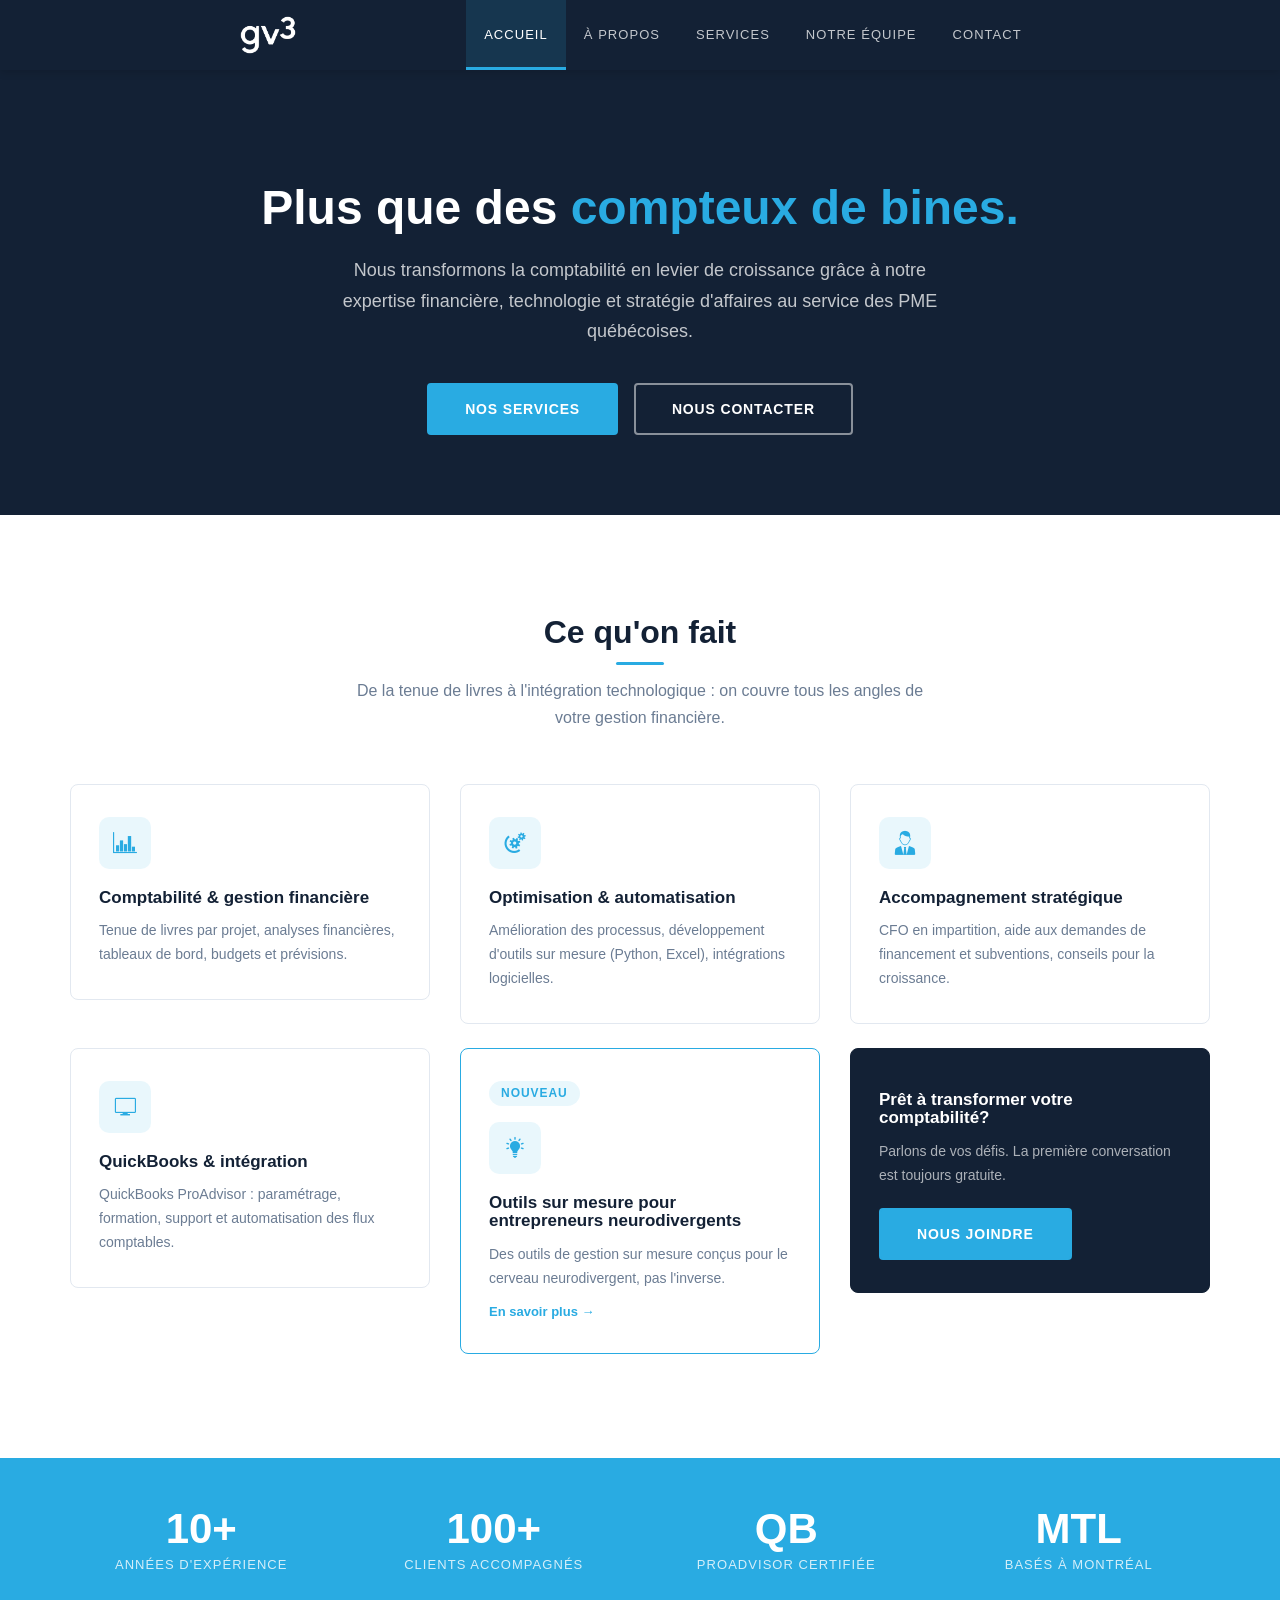
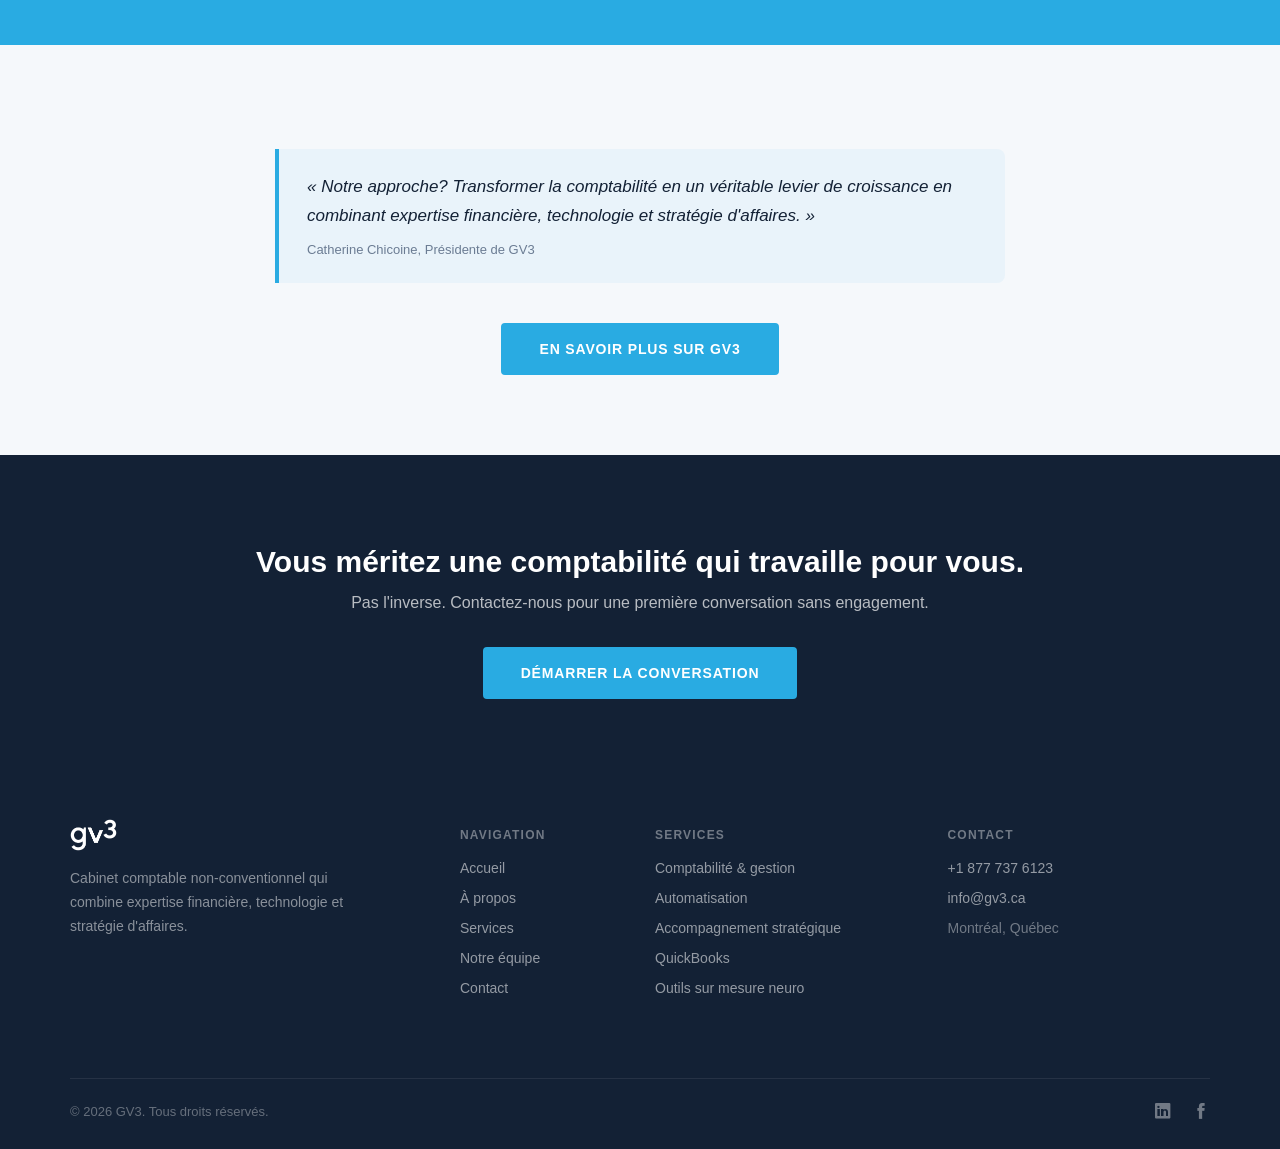
<file: index.html>
﻿<!doctype html>
<html lang="fr">
<head>
  <meta charset="utf-8">
  <meta name="viewport" content="width=device-width, initial-scale=1">
  <title>GV3 | Plus que des compteux de bines</title>
  <meta name="description" content="GV3 est un cabinet comptable non-conventionnel spécialisé en comptabilité de gestion, automatisation et stratégie financière pour PME.">
  <link rel="shortcut icon" href="images/logo/favicon.ico">
  <link rel="stylesheet" href="css/bootstrap.min.css">
  <link rel="stylesheet" href="css/icofont.css">
  <link rel="stylesheet" href="css/gv3.css">
</head>
<body>

<!-- Navigation -->
<nav class="gv3-nav">
  <div class="container">
    <a href="index.html" class="gv3-nav-logo"><img src="images/logo/gv3-color.png" alt="GV3" style="height:38px;filter:brightness(0) invert(1);"></a>
    <button class="gv3-nav-toggle" onclick="this.nextElementSibling.classList.toggle('open')">
      <span></span><span></span><span></span>
    </button>
    <ul class="gv3-nav-links">
      <li><a href="index.html" class="active">Accueil</a></li>
      <li><a href="about.html">À propos</a></li>
      <li><a href="service.html">Services</a></li>
      <li><a href="our-team.html">Notre équipe</a></li>
      <li><a href="contact.html">Contact</a></li>
    </ul>
  </div>
</nav>

<!-- Hero -->
<section class="gv3-hero">
  <div class="container">
    <h1>Plus que des <span>compteux de bines.</span></h1>
    <p>Nous transformons la comptabilité en levier de croissance grâce à notre expertise financière, technologie et stratégie d'affaires au service des PME québécoises.</p>
    <a href="service.html" class="gv3-btn">Nos services</a>
    <a href="contact.html" class="gv3-btn-outline">Nous contacter</a>
  </div>
</section>

<!-- Services aperçu -->
<section class="gv3-section">
  <div class="container">
    <div class="gv3-section-header">
      <h2>Ce qu'on fait</h2>
      <p>De la tenue de livres à l'intégration technologique : on couvre tous les angles de votre gestion financière.</p>
    </div>
    <div class="row">
      <div class="col-md-4 col-sm-6 col-xs-12" style="margin-bottom:24px;">
        <div class="gv3-card">
          <div class="gv3-card-icon"><i class="icofont icofont-chart-bar-graph"></i></div>
          <h3>Comptabilité & gestion financière</h3>
          <p>Tenue de livres par projet, analyses financières, tableaux de bord, budgets et prévisions.</p>
        </div>
      </div>
      <div class="col-md-4 col-sm-6 col-xs-12" style="margin-bottom:24px;">
        <div class="gv3-card">
          <div class="gv3-card-icon"><i class="icofont icofont-automation"></i></div>
          <h3>Optimisation & automatisation</h3>
          <p>Amélioration des processus, développement d'outils sur mesure (Python, Excel), intégrations logicielles.</p>
        </div>
      </div>
      <div class="col-md-4 col-sm-6 col-xs-12" style="margin-bottom:24px;">
        <div class="gv3-card">
          <div class="gv3-card-icon"><i class="icofont icofont-business-man"></i></div>
          <h3>Accompagnement stratégique</h3>
          <p>CFO en impartition, aide aux demandes de financement et subventions, conseils pour la croissance.</p>
        </div>
      </div>
      <div class="col-md-4 col-sm-6 col-xs-12" style="margin-bottom:24px;">
        <div class="gv3-card">
          <div class="gv3-card-icon"><i class="icofont icofont-computer"></i></div>
          <h3>QuickBooks & intégration</h3>
          <p>QuickBooks ProAdvisor : paramétrage, formation, support et automatisation des flux comptables.</p>
        </div>
      </div>
      <div class="col-md-4 col-sm-6 col-xs-12" style="margin-bottom:24px;">
        <div class="gv3-card" style="border-color: #29ABE2;">
          <div class="gv3-badge">Nouveau</div>
          <div class="gv3-card-icon"><i class="icofont icofont-light-bulb"></i></div>
  <h3>Outils sur mesure pour entrepreneurs neurodivergents</h3>
            <p>Des outils de gestion sur mesure conçus pour le cerveau neurodivergent, pas l'inverse.</p>
          <a href="service.html#tdah" style="font-size:13px;font-weight:600;color:#29ABE2;display:inline-block;margin-top:12px;">En savoir plus →</a>
        </div>
      </div>
      <div class="col-md-4 col-sm-6 col-xs-12" style="margin-bottom:24px;">
        <div class="gv3-card" style="background:#132135;border-color:#132135;">
          <h3 style="color:#fff;margin-top:10px;">Prêt à transformer votre comptabilité?</h3>
          <p style="color:rgba(255,255,255,0.65);">Parlons de vos défis. La première conversation est toujours gratuite.</p>
          <a href="contact.html" class="gv3-btn" style="margin-top:20px;display:inline-block;">Nous joindre</a>
        </div>
      </div>
    </div>
  </div>
</section>

<!-- Stats -->
<div class="gv3-stats">
  <div class="container">
    <div class="row">
      <div class="col-md-3 col-sm-6 col-xs-12" style="margin-bottom:20px;">
        <div class="gv3-stat-num">10+</div>
        <div class="gv3-stat-label">Années d'expérience</div>
      </div>
      <div class="col-md-3 col-sm-6 col-xs-12" style="margin-bottom:20px;">
        <div class="gv3-stat-num">100+</div>
        <div class="gv3-stat-label">Clients accompagnés</div>
      </div>
      <div class="col-md-3 col-sm-6 col-xs-12" style="margin-bottom:20px;">
        <div class="gv3-stat-num">QB</div>
        <div class="gv3-stat-label">ProAdvisor certifiée</div>
      </div>
      <div class="col-md-3 col-sm-6 col-xs-12" style="margin-bottom:20px;">
        <div class="gv3-stat-num">MTL</div>
        <div class="gv3-stat-label">Basés à Montréal</div>
      </div>
    </div>
  </div>
</div>

<!-- Citation -->
<section class="gv3-section gv3-section-light">
  <div class="container">
    <div class="col-md-8 col-md-offset-2">
      <div class="gv3-quote">
        <p>«&nbsp;Notre approche? Transformer la comptabilité en un véritable levier de croissance en combinant expertise financière, technologie et stratégie d'affaires.&nbsp;»</p>
        <footer>Catherine Chicoine, Présidente de GV3</footer>
      </div>
      <div class="text-center mt-40">
        <a href="about.html" class="gv3-btn">En savoir plus sur GV3</a>
      </div>
    </div>
  </div>
</section>

<!-- CTA -->
<div class="gv3-cta">
  <div class="container">
    <h2>Vous méritez une comptabilité qui travaille pour vous.</h2>
    <p>Pas l'inverse. Contactez-nous pour une première conversation sans engagement.</p>
    <a href="contact.html" class="gv3-btn">Démarrer la conversation</a>
  </div>
</div>

<!-- Footer -->
<footer class="gv3-footer">
  <div class="container">
    <div class="row">
      <div class="col-md-4 col-sm-6 col-xs-12" style="margin-bottom:30px;">
        <div class="gv3-footer-logo"><img src="images/logo/gv3-color.png" alt="GV3" style="height:32px;filter:brightness(0) invert(1);margin-bottom:16px;"></div>
        <p>Cabinet comptable non-conventionnel qui combine expertise financière, technologie et stratégie d'affaires.</p>
      </div>
      <div class="col-md-2 col-sm-6 col-xs-12" style="margin-bottom:30px;">
        <h5>Navigation</h5>
        <ul>
          <li><a href="index.html">Accueil</a></li>
          <li><a href="about.html">À propos</a></li>
          <li><a href="service.html">Services</a></li>
          <li><a href="our-team.html">Notre équipe</a></li>
          <li><a href="contact.html">Contact</a></li>
        </ul>
      </div>
      <div class="col-md-3 col-sm-6 col-xs-12" style="margin-bottom:30px;">
        <h5>Services</h5>
        <ul>
          <li><a href="service.html#comptabilite">Comptabilité & gestion</a></li>
          <li><a href="service.html#automatisation">Automatisation</a></li>
          <li><a href="service.html#strategique">Accompagnement stratégique</a></li>
          <li><a href="service.html#quickbooks">QuickBooks</a></li>
          <li><a href="service.html#tdah">Outils sur mesure neuro</a></li>
        </ul>
      </div>
      <div class="col-md-3 col-sm-6 col-xs-12" style="margin-bottom:30px;">
        <h5>Contact</h5>
        <ul>
          <li><a href="tel:18777376123">+1 877 737 6123</a></li>
          <li><a href="mailto:info@gv3.ca">info@gv3.ca</a></li>
          <li><span style="color:rgba(255,255,255,0.4);">Montréal, Québec</span></li>
        </ul>
      </div>
    </div>
    <div class="gv3-footer-bottom">
      <p>&copy; 2026 GV3. Tous droits réservés.</p>
      <div class="gv3-social">
        <a href="#"><i class="icofont icofont-social-linkedin"></i></a>
        <a href="#"><i class="icofont icofont-social-facebook"></i></a>
      </div>
    </div>
  </div>
</footer>

<script src="js/vendor/jquery-1.12.1.min.js"></script>
<script src="js/bootstrap.min.js"></script>
</body>
</html>
</file>
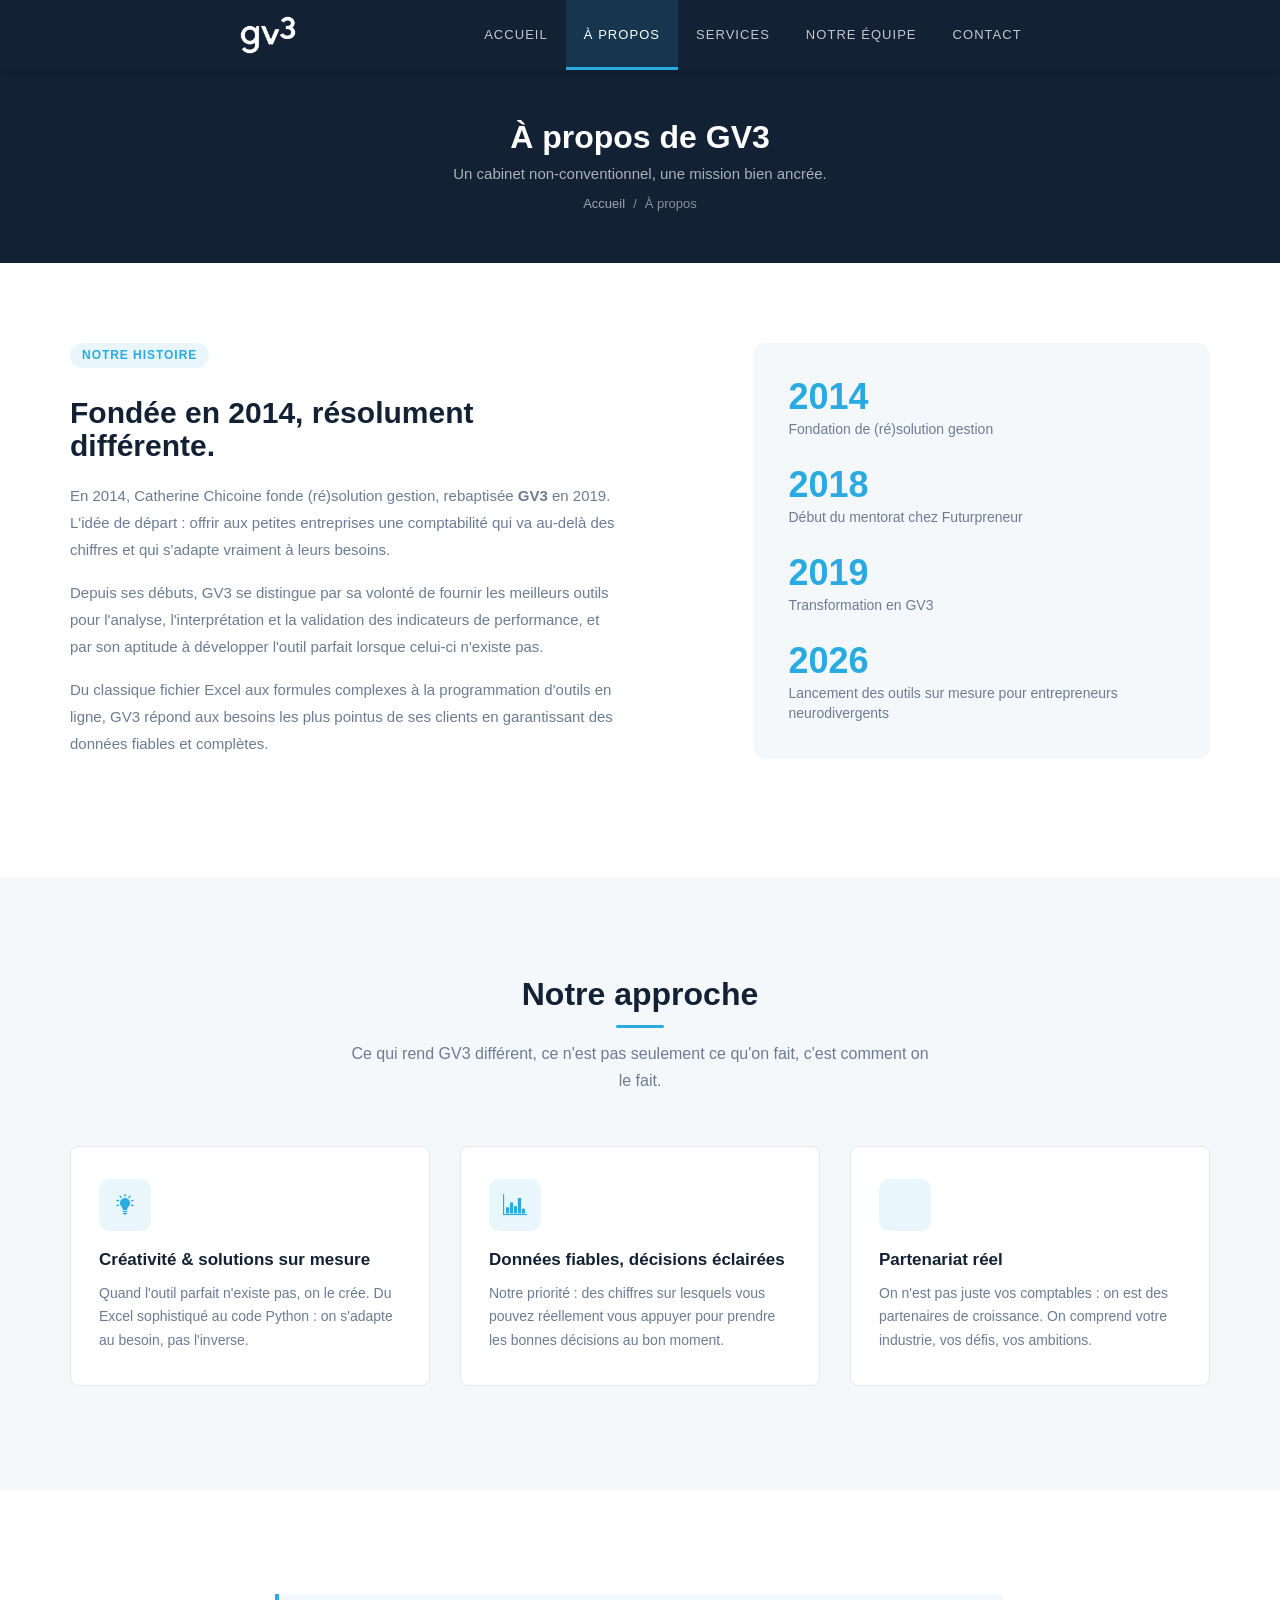
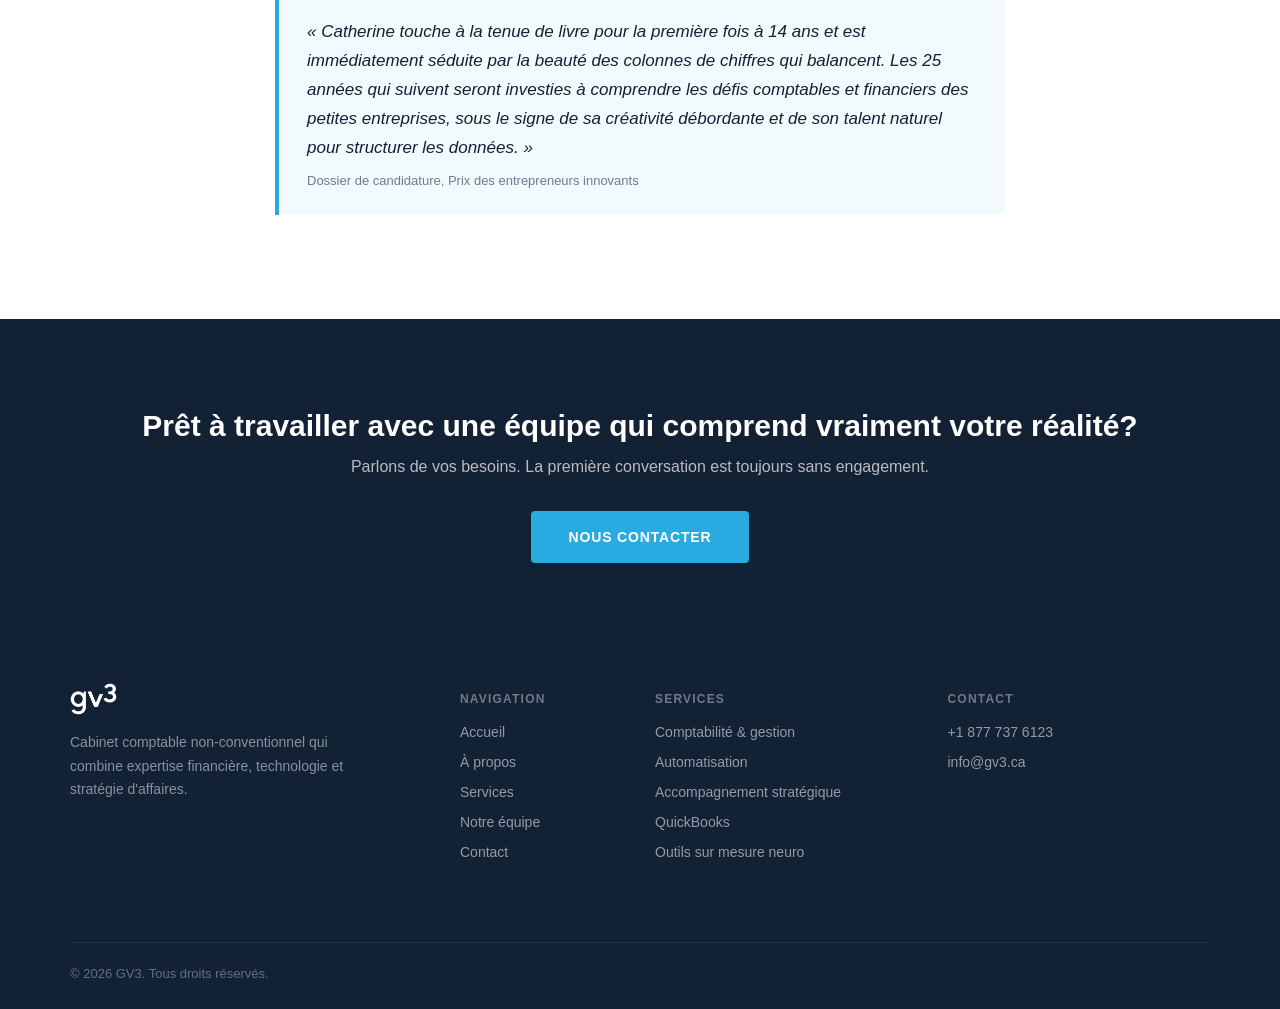
<file: about.html>
﻿<!doctype html>
<html lang="fr">
<head>
  <meta charset="utf-8">
  <meta name="viewport" content="width=device-width, initial-scale=1">
  <title>À propos | GV3</title>
  <meta name="description" content="GV3, fondée en 2014 par Catherine Chicoine, est un cabinet comptable non-conventionnel qui mise sur la technologie et la créativité.">
  <link rel="shortcut icon" href="images/logo/favicon.ico">
  <link rel="stylesheet" href="css/bootstrap.min.css">
  <link rel="stylesheet" href="css/icofont.css">
  <link rel="stylesheet" href="css/gv3.css">
</head>
<body>

<!-- Navigation -->
<nav class="gv3-nav">
  <div class="container">
    <a href="index.html" class="gv3-nav-logo"><img src="images/logo/gv3-color.png" alt="GV3" style="height:38px;filter:brightness(0) invert(1);"></a>
    <button class="gv3-nav-toggle" onclick="this.nextElementSibling.classList.toggle('open')">
      <span></span><span></span><span></span>
    </button>
    <ul class="gv3-nav-links">
      <li><a href="index.html">Accueil</a></li>
      <li><a href="about.html" class="active">À propos</a></li>
      <li><a href="service.html">Services</a></li>
      <li><a href="our-team.html">Notre équipe</a></li>
      <li><a href="contact.html">Contact</a></li>
    </ul>
  </div>
</nav>

<!-- Hero -->
<div class="gv3-hero-small">
  <div class="container">
    <h1>À propos de GV3</h1>
    <p>Un cabinet non-conventionnel, une mission bien ancrée.</p>
    <div class="gv3-breadcrumb">
      <a href="index.html">Accueil</a><span>/</span>À propos
    </div>
  </div>
</div>

<!-- Notre histoire -->
<section class="gv3-section">
  <div class="container">
    <div class="row" style="align-items:center;">
      <div class="col-md-6 col-xs-12" style="margin-bottom:30px;">
        <div class="gv3-badge">Notre histoire</div>
        <h2 style="font-size:30px;font-weight:700;color:#132135;margin:12px 0 20px;">Fondée en 2014, résolument différente.</h2>
        <p style="font-size:15px;color:#6B7C93;line-height:1.8;margin-bottom:16px;">
          En 2014, Catherine Chicoine fonde (ré)solution gestion, rebaptisée <strong>GV3</strong> en 2019. 
          L'idée de départ : offrir aux petites entreprises une comptabilité qui va au-delà des chiffres et qui s'adapte vraiment à leurs besoins.
        </p>
        <p style="font-size:15px;color:#6B7C93;line-height:1.8;margin-bottom:16px;">
          Depuis ses débuts, GV3 se distingue par sa volonté de fournir les meilleurs outils pour l'analyse, l'interprétation et la validation des indicateurs de performance, et par son aptitude à développer l'outil parfait lorsque celui-ci n'existe pas.
        </p>
        <p style="font-size:15px;color:#6B7C93;line-height:1.8;">
          Du classique fichier Excel aux formules complexes à la programmation d'outils en ligne, GV3 répond aux besoins les plus pointus de ses clients en garantissant des données fiables et complètes.
        </p>
      </div>
      <div class="col-md-5 col-md-offset-1 col-xs-12">
        <div style="background:#F5F8FB;border-radius:12px;padding:36px;">
          <div style="margin-bottom:28px;">
            <div style="font-size:36px;font-weight:700;color:#29ABE2;line-height:1;">2014</div>
            <div style="font-size:14px;color:#6B7C93;margin-top:4px;">Fondation de (ré)solution gestion</div>
          </div>
          <div style="margin-bottom:28px;">
            <div style="font-size:36px;font-weight:700;color:#29ABE2;line-height:1;">2018</div>
            <div style="font-size:14px;color:#6B7C93;margin-top:4px;">Début du mentorat chez Futurpreneur</div>
          </div>
          <div style="margin-bottom:28px;">
            <div style="font-size:36px;font-weight:700;color:#29ABE2;line-height:1;">2019</div>
            <div style="font-size:14px;color:#6B7C93;margin-top:4px;">Transformation en GV3</div>
          </div>
          <div>
            <div style="font-size:36px;font-weight:700;color:#29ABE2;line-height:1;">2026</div>
            <div style="font-size:14px;color:#6B7C93;margin-top:4px;">Lancement des outils sur mesure pour entrepreneurs neurodivergents</div>
          </div>
        </div>
      </div>
    </div>
  </div>
</section>

<!-- Valeurs -->
<section class="gv3-section gv3-section-light">
  <div class="container">
    <div class="gv3-section-header">
      <h2>Notre approche</h2>
      <p>Ce qui rend GV3 différent, ce n'est pas seulement ce qu'on fait, c'est comment on le fait.</p>
    </div>
    <div class="row">
      <div class="col-md-4 col-sm-6 col-xs-12" style="margin-bottom:24px;">
        <div class="gv3-card">
          <div class="gv3-card-icon"><i class="icofont icofont-light-bulb"></i></div>
          <h3>Créativité & solutions sur mesure</h3>
          <p>Quand l'outil parfait n'existe pas, on le crée. Du Excel sophistiqué au code Python : on s'adapte au besoin, pas l'inverse.</p>
        </div>
      </div>
      <div class="col-md-4 col-sm-6 col-xs-12" style="margin-bottom:24px;">
        <div class="gv3-card">
          <div class="gv3-card-icon"><i class="icofont icofont-chart-bar-graph"></i></div>
          <h3>Données fiables, décisions éclairées</h3>
          <p>Notre priorité : des chiffres sur lesquels vous pouvez réellement vous appuyer pour prendre les bonnes décisions au bon moment.</p>
        </div>
      </div>
      <div class="col-md-4 col-sm-6 col-xs-12" style="margin-bottom:24px;">
        <div class="gv3-card">
          <div class="gv3-card-icon"><i class="icofont icofont-handshake"></i></div>
          <h3>Partenariat réel</h3>
          <p>On n'est pas juste vos comptables : on est des partenaires de croissance. On comprend votre industrie, vos défis, vos ambitions.</p>
        </div>
      </div>
    </div>
  </div>
</section>

<!-- Citation -->
<section class="gv3-section">
  <div class="container">
    <div class="col-md-8 col-md-offset-2">
      <div class="gv3-quote">
        <p>«&nbsp;Catherine touche à la tenue de livre pour la première fois à 14 ans et est immédiatement séduite par la beauté des colonnes de chiffres qui balancent. Les 25 années qui suivent seront investies à comprendre les défis comptables et financiers des petites entreprises, sous le signe de sa créativité débordante et de son talent naturel pour structurer les données.&nbsp;»</p>
        <footer>Dossier de candidature, Prix des entrepreneurs innovants</footer>
      </div>
    </div>
  </div>
</section>

<!-- CTA -->
<div class="gv3-cta">
  <div class="container">
    <h2>Prêt à travailler avec une équipe qui comprend vraiment votre réalité?</h2>
    <p>Parlons de vos besoins. La première conversation est toujours sans engagement.</p>
    <a href="contact.html" class="gv3-btn">Nous contacter</a>
  </div>
</div>

<!-- Footer -->
<footer class="gv3-footer">
  <div class="container">
    <div class="row">
      <div class="col-md-4 col-sm-6 col-xs-12" style="margin-bottom:30px;">
        <div class="gv3-footer-logo"><img src="images/logo/gv3-color.png" alt="GV3" style="height:32px;filter:brightness(0) invert(1);margin-bottom:16px;"></div>
        <p>Cabinet comptable non-conventionnel qui combine expertise financière, technologie et stratégie d'affaires.</p>
      </div>
      <div class="col-md-2 col-sm-6 col-xs-12" style="margin-bottom:30px;">
        <h5>Navigation</h5>
        <ul><li><a href="index.html">Accueil</a></li><li><a href="about.html">À propos</a></li><li><a href="service.html">Services</a></li><li><a href="our-team.html">Notre équipe</a></li><li><a href="contact.html">Contact</a></li></ul>
      </div>
      <div class="col-md-3 col-sm-6 col-xs-12" style="margin-bottom:30px;">
        <h5>Services</h5>
        <ul><li><a href="service.html#comptabilite">Comptabilité & gestion</a></li><li><a href="service.html#automatisation">Automatisation</a></li><li><a href="service.html#strategique">Accompagnement stratégique</a></li><li><a href="service.html#quickbooks">QuickBooks</a></li><li><a href="service.html#tdah">Outils sur mesure neuro</a></li></ul>
      </div>
      <div class="col-md-3 col-sm-6 col-xs-12" style="margin-bottom:30px;">
        <h5>Contact</h5>
        <ul><li><a href="tel:18777376123">+1 877 737 6123</a></li><li><a href="mailto:info@gv3.ca">info@gv3.ca</a></li></ul>
      </div>
    </div>
    <div class="gv3-footer-bottom">
      <p>&copy; 2026 GV3. Tous droits réservés.</p>
      
    </div>
  </div>
</footer>

<script src="js/vendor/jquery-1.12.1.min.js"></script>
<script src="js/bootstrap.min.js"></script>
</body>
</html>
</file>
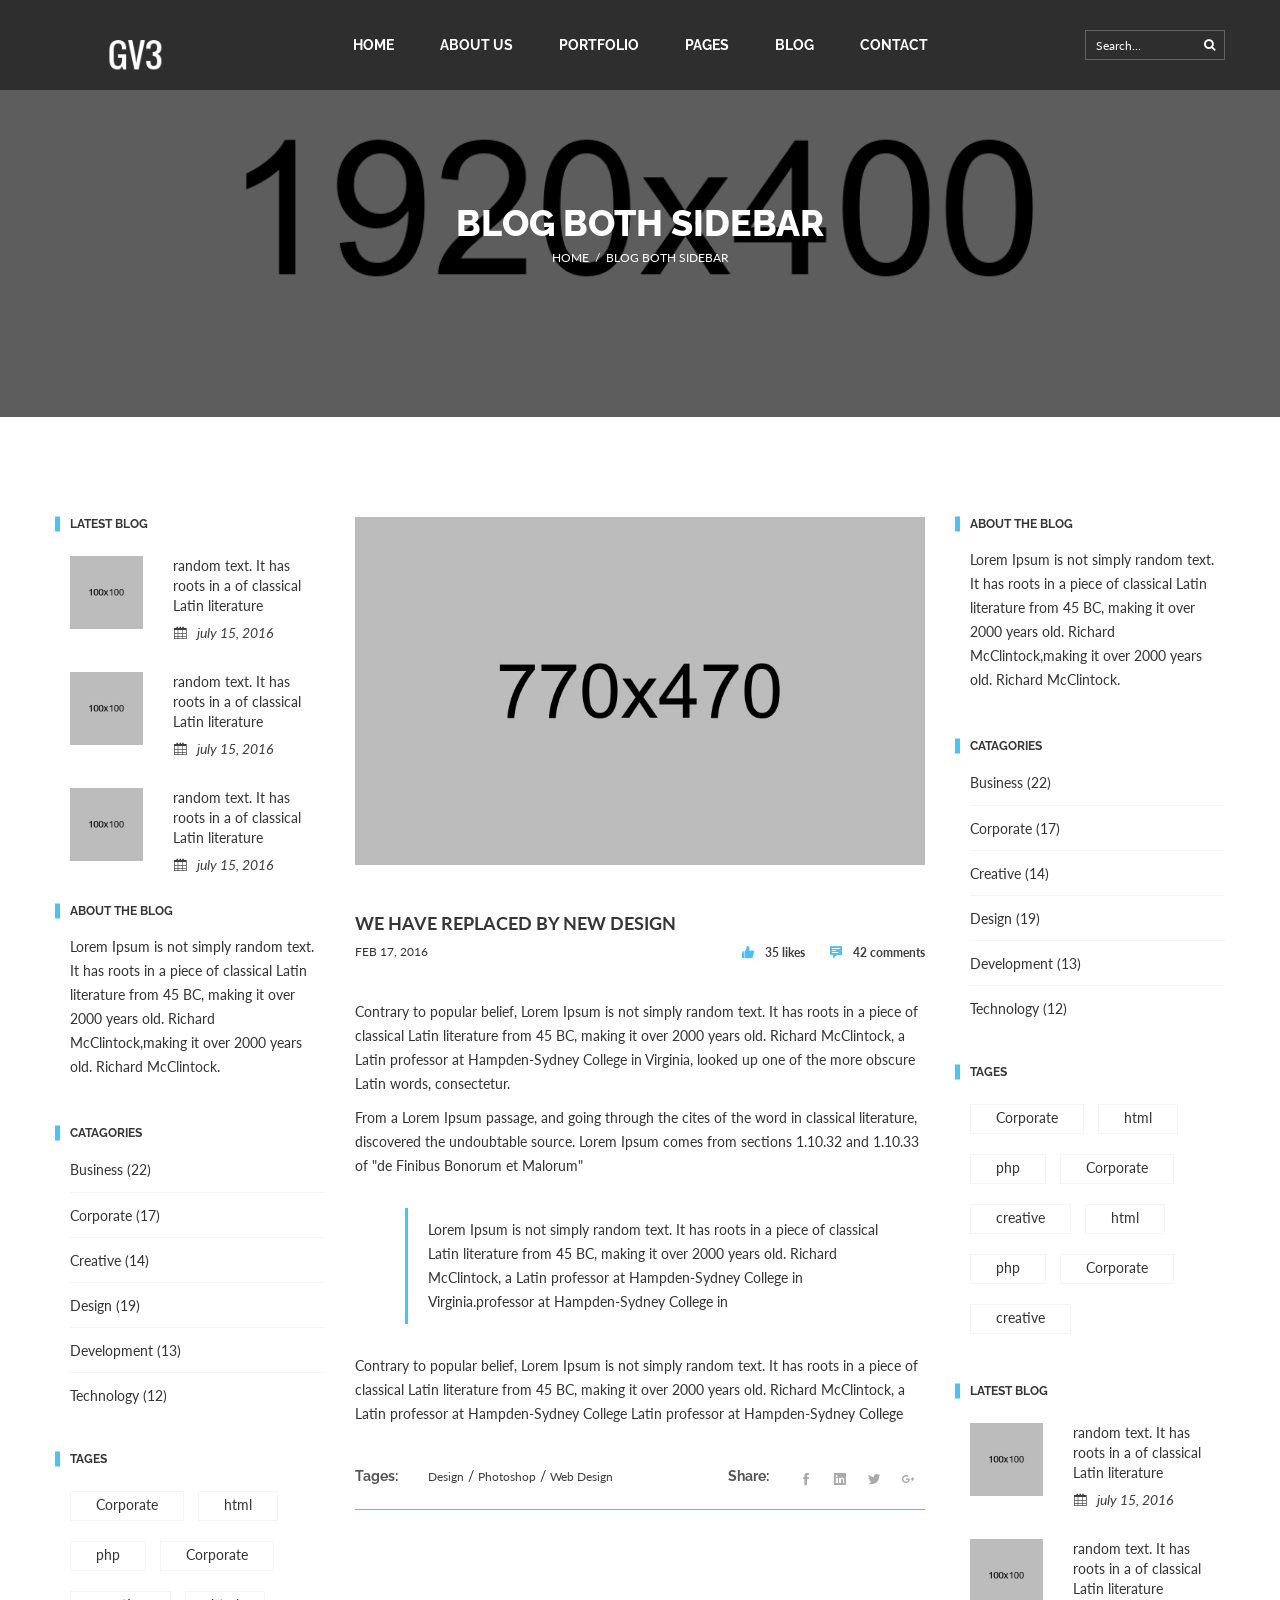
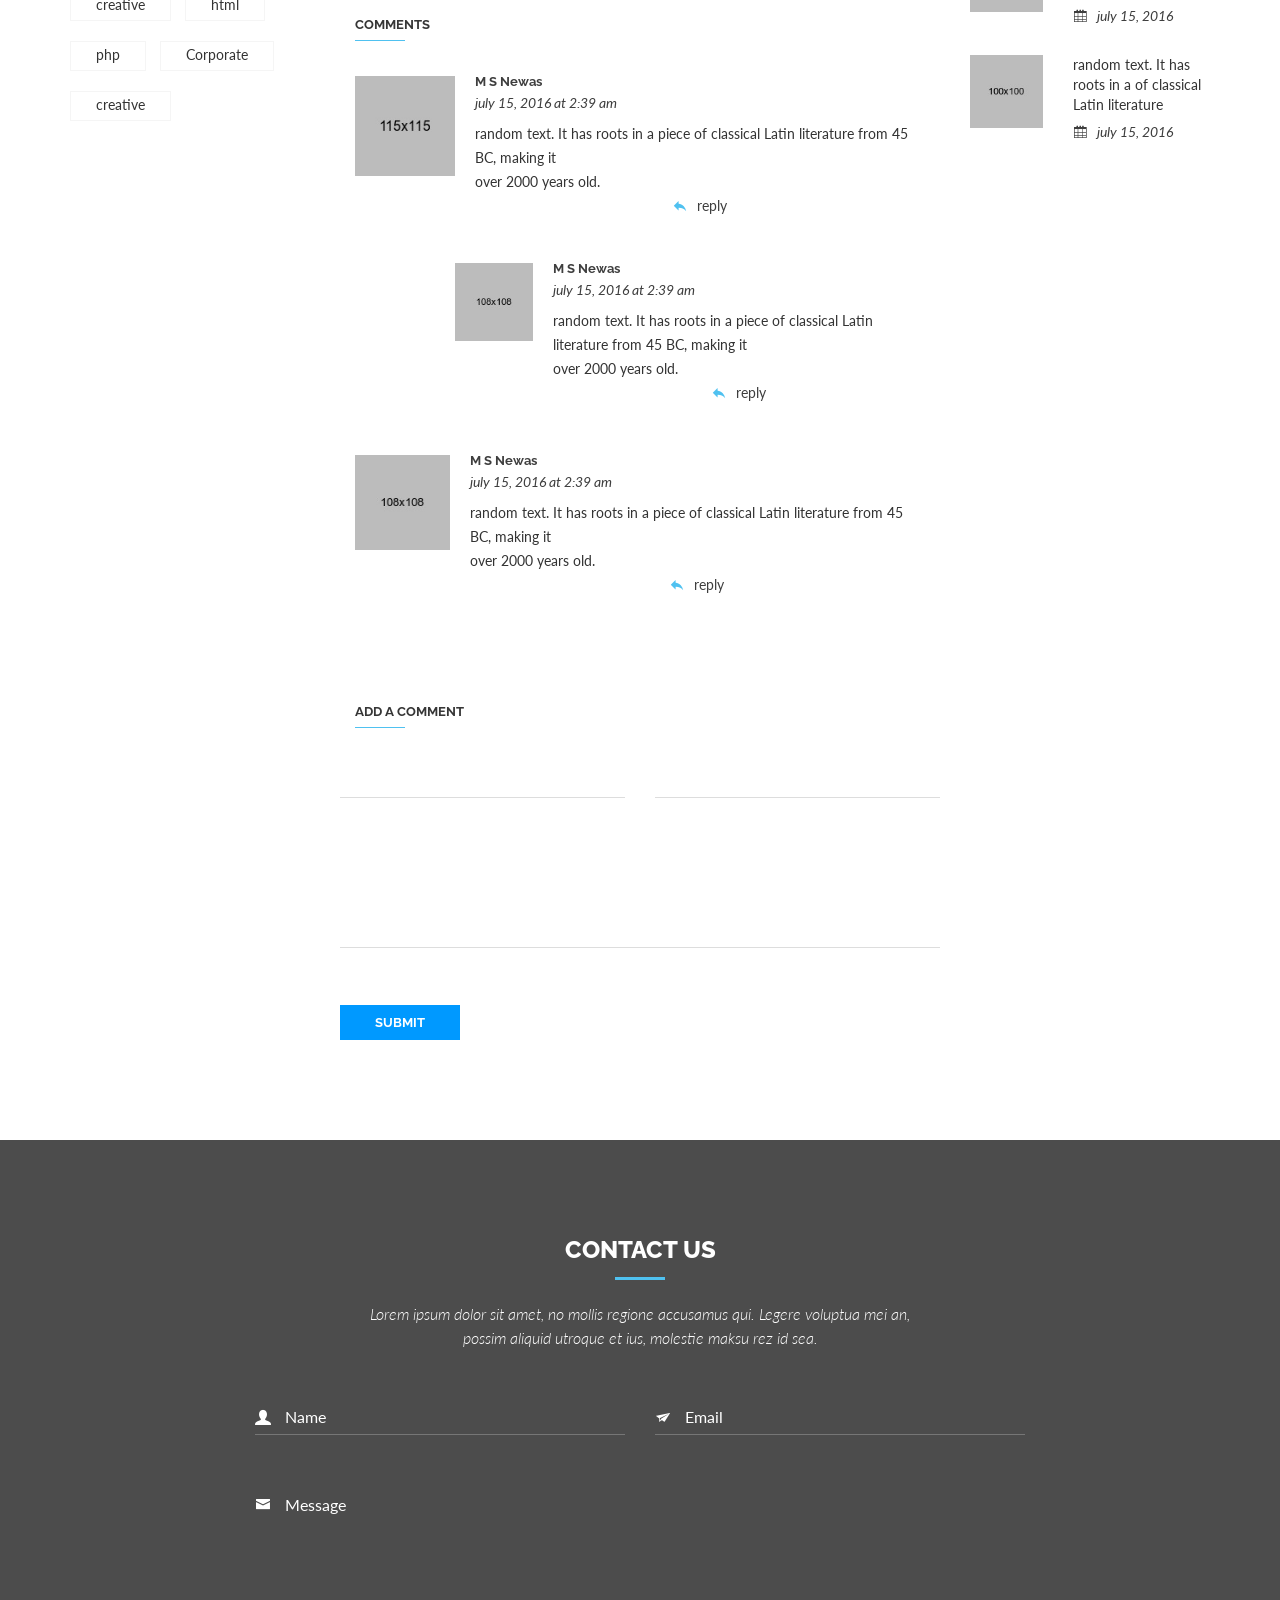
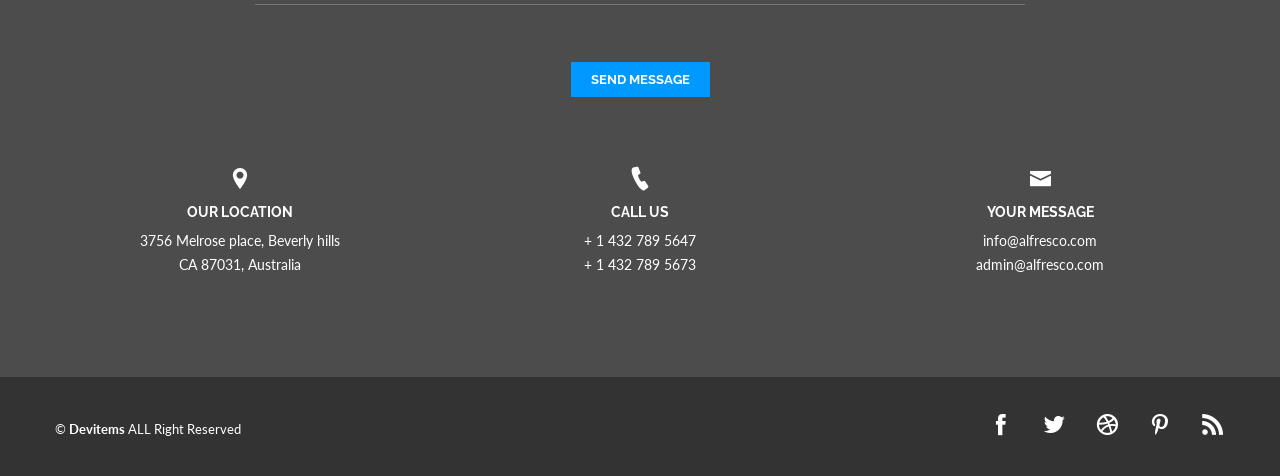
<file: blog-details-both-sidebar.html>
<!doctype html>
<html class="no-js" lang="en">

<head>
    <meta charset="utf-8">
    <meta http-equiv="x-ua-compatible" content="ie=edge">
    <title>Blog Details Both sidebar - Corpex </title>
    <meta name="description" content="">
    <meta name="viewport" content="width=device-width, initial-scale=1">
    <!-- favicon -->
    <link rel='shortcut icon' type='image/x-icon' href='images/logo/favicon.ico' />
    <link rel="apple-touch-icon" href="apple-touch-icon.png">
    <!-- Place favicon.ico in the root directory -->
    <!-- All css files are included here. -->
    <!-- Bootstrap fremwork main css -->
    <link rel="stylesheet" href="css/bootstrap.min.css">
    <!-- This core.css file contents all plugings css file. -->
    <link rel="stylesheet" href="css/core.css">
    <!-- icofont -->
    <link rel="stylesheet" href="css/icofont.css">
    <!-- Theme shortcodes/elements style -->
    <link rel="stylesheet" href="css/shortcode/shortcodes.css">
    <!-- Theme main style -->
    <link rel="stylesheet" href="style.css">
    <!-- Responsive css -->
    <link rel="stylesheet" href="css/responsive.css">
    <!-- User style -->
    <link rel="stylesheet" href="css/custom.css">
    <!-- Modernizr JS -->
    <script src="js/vendor/modernizr-2.8.3.min.js"></script>
</head>

<body>
    <!--[if lt IE 8]>
        <p class="browserupgrade">You are using an <strong>outdated</strong> browser. Please <a href="http://browsehappy.com/">upgrade your browser</a> to improve your experience.</p>
    <![endif]-->  

    <!-- Body main wrapper start -->
    
    <div class="wrapper">
        <!-- Start of header area -->
        <header id="header" class="top-header-area transparent-header headroom headroom--pinned">
            <div class="header-area">
                <div class="container hidden-xs">
                    <div class="row hidden-xs">
                        <div class="col-md-2 col-sm-12">
                            <div class="logo">
                                <a href="index.html"><img src="images/logo/1.png" alt="logo"></a>
                            </div>
                        </div>
                        <div class="col-md-8 col-sm-10">
                            <div class="main-menu-area">
                                <!-- Brand and toggle get grouped for better mobile display -->
                                <div class="navbar-header">
                                    <button type="button" class="navbar-toggle collapsed" data-toggle="collapse" data-target="#bs-example-navbar-collapse-1" aria-expanded="false">
                                        <span class="sr-only">Toggle navigation</span>
                                        <span class="icon-bar"></span>
                                        <span class="icon-bar"></span>
                                        <span class="icon-bar"></span>
                                    </button>
                                </div>    
                                <div class="collapse navbar-collapse text-center primary-menu">
                                    <ul class="nav navbar-nav main-menu clearfix">
                                        <li class="active smoot-menu drop"><a href="index.html">HOME</a>
                                            <ul class="dropdown">
                                                <li><a href="index-animation-text.html">animation text</a></li>   
                                                <li><a href="index-animation-text-2.html">animation text 2</a></li>
                                                <li><a href="index-fixed-img.html">fixed img slider</a></li>
                                                <li><a href="index-parallax.html">parallax bg</a></li>
                                                <li><a href="index-youtube-video-bg.html">youtube vedio bg</a></li>
                                                <li><a href="index-youtube-video-bg-overlay.html">youtube vedio bg overlay</a></li>
                                            </ul>
                                        </li>
                                        <li class="smoot-menu"><a href="about.html"> ABOUT US</a></li>
                                        <li class="smoot-menu drop"><a href="portfolio.html">PORTFOLIO</a>
                                            <ul class="dropdown">
                                                <li><a href="portfolio-two-column.html">portfolio two column</a></li>
                                                <li><a href="portfolio-three-column.html">portfolio three column</a></li>
                                                <li><a href="portfolio-four-column.html">portfolio four column</a></li>
                                            </ul>
                                        </li>
                                        <li class="smoot-menu drop"><a href="#pages">PAGES </a>
                                            <ul class="dropdown">
                                                <li><a href="about.html">about us</a></li>
                                                <li class="drop"><a href="portfolio.html">portfolio</a>
                                                    <ul class="dropdown level2">
                                                        <li><a href="portfolio-two-column.html">portfolio two column</a></li>
                                                        <li><a href="portfolio-three-column.html">portfolio three column</a></li>
                                                        <li><a href="portfolio-four-column.html">portfolio four column</a></li>
                                                    </ul>
                                                </li>
                                                <li class="drop"><a href="blog-details.html">blog </a>
                                                    <ul class="dropdown level2">
                                                        <li><a href="blog-details-both-sidebar.html">blog details both sidebar</a></li>
                                                        <li><a href="blog-details-full-width.html">blog details full width</a></li>
                                                        <li><a href="blog-details-left-sidebar.html">blog details left sidebar</a></li>
                                                        <li><a href="blog-details-right-sidebar.html">blog details right sidebar</a></li>
                                                        <li><a href="blog-four-column.html">blog four column</a></li>
                                                        <li><a href="blog-three-column.html">blog three column</a></li>
                                                        <li><a href="blog-two-column.html">blog two column</a></li>
                                                    </ul>
                                                </li>
                                                <li><a href="our-team.html">our team</a></li>
                                                <li><a href="service.html">our service</a></li>
                                                <li><a href="contact-2.html">contact 2</a></li>
                                            </ul>
                                        </li>
                                        <li class="smoot-menu drop"><a href="blog-grid.html">BLOG</a>
                                            <ul class="dropdown">
                                                <li><a href="blog-four-column.html">blog four column</a></li>
                                                <li><a href="blog-three-column.html">blog three column</a></li>
                                                <li><a href="blog-two-column.html">blog two column</a></li>
                                            </ul>
                                        </li>
                                        <li class="smoot-menu"><a href="contact.html">CONTACT</a></li>
                                    </ul>
                                </div>
                            </div>
                        </div>
                        <div class="col-md-2 col-sm-2">
                            <div class="header-search mt-30">
                                <form  class="form-search f-right" action="#">
                                    <input  placeholder="Search..." type="text">
                                    <button class="search-submit" type="submit">
                                        <i class="fa fa-search"></i>
                                    </button>
                                </form>
                            </div>
                        </div>
                    </div>
                </div>
                <!-- mobile-menu-area start -->
                <div class="mobile-menu-area hidden-md hidden-lg hidden-sm">
                    <div class="fluid-container">
                        <div class="mobile-menu clearfix">
                            <nav id="mobile_dropdown">
                                <ul>
                                    <li><a href="index.html">Home</a>
                                        <ul>
                                            <li><a href="index-animation-text-2.html">animation text 2</a></li>
                                            <li><a href="index-animation-text.html">animation text</a></li>
                                            <li><a href="index-fixed-img.html">fixed img</a></li>
                                            <li><a href="index-parallax.html">parallax</a></li>
                                            <li><a href="index-youtube-video-bg-overlay.html">youtube video bg overlay</a></li>
                                            <li><a href="index-youtube-video-bg.html">youtube video bg</a></li>
                                        </ul>
                                    </li>
                                    <li><a href="blog-details.html">blog</a>
                                        <ul>
                                            <li><a href="blog-grid.html">blog grid</a>
                                                <ul>
                                                    <li><a href="blog-four-column.html">blog four column</a></li>
                                                    <li><a href="blog-three-column.html">blog three column</a></li>
                                                    <li><a href="blog-two-column.html">blog two column</a></li>
                                                </ul>
                                            </li>
                                            <li><a href="blog-details.html">blog details</a>
                                                <ul>
                                                    <li><a href="blog-details-both-sidebar.html">blog details both sidebar</a></li>
                                                    <li><a href="blog-details-full-width.html">blog details full width</a></li>
                                                    <li><a href="blog-details-left-sidebar.html">blog details left sidebar</a></li>
                                                    <li><a href="blog-details-right-sidebar.html">blog details right sidebar</a></li>
                                                </ul>
                                            </li>
                                        </ul>
                                    </li>
                                    <li><a href="#">Pages</a>
                                        <ul>
                                            <li><a href="about.html">ABOUT US</a></li>
                                            <li><a href="portfolio.html">PORTFOLIO</a></li>
                                            <li><a href="blog-grid.html">blog grid</a></li>
                                            <li><a href="blog-details.html">BLOG details</a></li>
                                            <li><a href="contact.html">CONTACT</a></li>
                                            <li><a href="contact-2.html">contact 2</a></li>
                                            <li><a href="about.html">about</a></li>
                                            <li><a href="service.html">service</a></li>
                                        </ul>
                                    </li>
                                    <li><a href="portfolio.html">Portfolio</a>
                                        <ul>
                                            <li><a href="portfolio-two-column.html">2 Columns</a></li>
                                            <li><a href="portfolio-three-column.html">3 Columns</a></li>
                                            <li><a href="portfolio-four-column.html">4 Columns</a></li>
                                            <li><a href="portfolio.html">portfolio</a></li>
                                        </ul>                                   
                                    </li>
                                    <li><a href="contact.html">Contact</a>
                                        <ul>
                                            <li><a href="contact-2.html">contact 2</a></li>
                                        </ul>
                                    </li>
                                </ul>
                            </nav>
                        </div>  
                    </div>
                </div>
                <!-- mobile-menu-area end --> 
            </div>
        </header>
        <!-- End of header area -->
        <!-- Start Bradcaump area -->
        <div class="cx-bradcaump-area sbg-4" data-black-overlay="5">
            <div class="container">
                <div class="row">
                    <div class="col-xs-12">
                        <div class="bradcaump-wrap text-center">
                            <h2 class="bradcaump-title">BLOG Both Sidebar</h2>
                            <nav class="bradcaump-inner">
                              <a class="breadcrumb-item" href="index.html">Home</a>
                              <span class="brd-separetor">/</span>
                              <span class="breadcrumb-item active">BLOG Both Sidebar</span>
                            </nav>
                        </div>
                    </div>
                </div>
            </div>
        </div>
        <!-- End Bradcaump area -->
        <section class="our-blog-detail-area ptb-100">
           <div class="container">
               <div class="row">
                    <!-- Start left side -->
                   <div class="col-md-3 col-lg-3 col-sm-3 col-xs-12">
                       <aside>

                           <div class="cx-widget latest-blog-widget">
                               <div class="cx-widget-title">
                                   <h2>LATEST BLOG</h2>
                               </div>
                               <div class="cx-widget-body">
                                   <div class="single-lbw clearfix">
                                       <div class="lbw-thump">
                                           <img src="images/blog/latest/1.jpg" alt="img">
                                       </div>
                                       <div class="lgw-info">
                                           <p><a href="#">random text. It has roots in a of classical Latin literature </a></p>
                                           <span class="cx-date"><i class="icofont icofont-calendar"></i>july 15, 2016</span>
                                       </div>
                                   </div>
                                   <div class="single-lbw clearfix">
                                       <div class="lbw-thump">
                                           <img src="images/blog/latest/2.jpg" alt="img">
                                       </div>
                                       <div class="lgw-info">
                                           <p><a href="#">random text. It has roots in a of classical Latin literature </a></p>
                                           <span class="cx-date"><i class="icofont icofont-calendar"></i>july 15, 2016</span>
                                       </div>
                                   </div>
                                   <div class="single-lbw clearfix">
                                       <div class="lbw-thump">
                                           <img src="images/blog/latest/3.jpg" alt="img">
                                       </div>
                                       <div class="lgw-info">
                                           <p><a href="#">random text. It has roots in a of classical Latin literature </a></p>
                                           <span class="cx-date"><i class="icofont icofont-calendar"></i>july 15, 2016</span>
                                       </div>
                                   </div>
                               </div>
                           </div>
                           <div class="cx-widget about-widget mt-30">
                               <div class="cx-widget-title">
                                   <h2>ABOUT THE BLOG</h2>
                               </div>
                               <div class="cx-widget-body">
                                   <p>Lorem Ipsum is not simply random text. It has roots in a piece of classical Latin literature from 45 BC, making it over 2000 years old. Richard McClintock,making it over 2000 years old. Richard McClintock.</p>
                               </div>
                           </div>
                           <div class="cx-widget category-widget">
                               <div class="cx-widget-title">
                                   <h2>CATAGORIES</h2>
                               </div>
                               <div class="cx-widget-body">
                                   <ul>
                                       <li><a href="#">Business (22)</a></li>
                                       <li><a href="#">Corporate (17)</a></li>
                                       <li><a href="#">Creative (14)</a></li>
                                       <li><a href="#">Design (19)</a></li>
                                       <li><a href="#">Development (13)</a></li>
                                       <li><a href="#">Technology (12)</a></li>
                                   </ul>
                               </div>
                           </div>
                           <div class="cx-widget tags-widget">
                               <div class="cx-widget-title">
                                   <h2>Tages</h2>
                               </div>
                               <div class="cx-widget-body">
                                   <a href="#">Corporate</a>
                                   <a href="#">html</a>
                                   <a href="#">php</a>
                                   <a href="#">Corporate</a>
                                   <a href="#">creative</a>
                                   <a href="#">html</a>
                                   <a href="#">php</a>
                                   <a href="#">Corporate</a>
                                   <a href="#">creative</a>
                               </div>
                           </div>
                       </aside>
                   </div>
                   <!-- End left side -->
                    <!-- Start content side -->
                   <div class="col-md-6 col-lg-6 col-sm-6 col-xs-12">
                       <div class="blog-detailes-inner">
                           <div class="cx-blog-thumb">
                               <img src="images/blog/lg/1.jpg" alt=" blog image">
                           </div>
                           <div class="cx-blog-title">
                               <h2>We have replaced by new design</h2>
                           </div>
                            <div class="cx-blogdeatils-meta">
                                <span class="cx-blog-date">feb 17, 2016</span>
                                <div class="cx-blog-meta">
                                   <ul>
                                        <li><a href="#"><i class="icofont icofont-like"></i>35 likes</a></li>
                                        <li><a href="#"><i class="icofont icofont-comment"></i>42 comments</a></li>
                                    </ul> 
                                </div>
                            </div>
                            <div class="cx-blog-info">
                                <p>Contrary to popular belief, Lorem Ipsum is not simply random text. It has roots in a piece of classical Latin literature from 45 BC, making it over 2000 years old. Richard McClintock, a Latin professor at Hampden-Sydney College in Virginia, looked up one of the more obscure Latin words, consectetur.</p>
                                <p>From a Lorem Ipsum passage, and going through the cites of the word in classical literature, discovered the undoubtable source. Lorem Ipsum comes from sections 1.10.32 and 1.10.33 of "de Finibus Bonorum et Malorum"</p>
                                <blockquote>Lorem Ipsum is not simply random text. It has roots in a piece of classical Latin literature from 45 BC, making it over 2000 years old. Richard McClintock, a Latin professor at Hampden-Sydney College in Virginia.professor at Hampden-Sydney College in</blockquote>
                                <p>Contrary to popular belief, Lorem Ipsum is not simply random text. It has roots in a piece of classical Latin literature from 45 BC, making it over 2000 years old. Richard McClintock, a Latin professor at Hampden-Sydney College Latin professor at Hampden-Sydney College</p>
                            </div>
                            <div class="tagandshare">
                                <div class="tages xsmb-10"><span class="meta-title">Tages: </span> 
                                    <ul class="cx-blog-tags">
                                        <li><a href="#">Design</a></li>
                                        <li><a href="#">Photoshop</a></li>
                                        <li><a href="#">Web Design</a></li>
                                    </ul>
                                </div>
                                <div class="cx-blog-share">
                                    <div class="tages"><span class="meta-title">Share: </span> 
                                        <ul>
                                            <li>
                                                <a href="#">
                                                    <i class="icofont icofont-social-facebook"></i>
                                                </a>
                                            </li>
                                            <li>
                                                <a href="#">
                                                    <i class="icofont icofont-social-linkedin"></i>
                                                </a>
                                            </li>
                                            <li>
                                                <a href="#">
                                                    <i class="icofont icofont-social-twitter"></i>
                                                </a>
                                            </li>
                                            <li>
                                                <a href="#">
                                                    <i class="icofont icofont-social-google-plus"></i>
                                                </a>
                                            </li>
                                        </ul>
                                    </div>
                                </div>
                            </div>
                            <!-- start comment area -->
                            <div class="our-comments-area pt-100">
                                <div class="row">
                                    <div class="col-md-12">
                                        <div class="section-title cx-small-title text-left">
                                            <h2 class="title-line">comments</h2>
                                        </div>
                                    </div>
                                </div>
                                <div class="single-comments clearfix">
                                    <div class="comment-img">
                                        <img src="images/cmnt/1.jpg" alt="">
                                    </div>
                                    <div class="comment-text">
                                        <div class="author-inf0">
                                            <h4><a href="#">M S Newas</a></h4>
                                            <span class="comnt-time">july 15, 2016 at 2:39 am</span>
                                        </div>
                                        <p>random text. It has roots in a piece of classical Latin literature from 45 BC, making it<br> over 2000 years old.</p>
                                        <span class="reply">
                                        <a href="#"><i class="icofont icofont-reply"></i><span>Reply</span></a>
                                        </span>
                                    </div>
                                </div>
                                <div class="single-comments clearfix comment-level-2">
                                    <div class="comment-img">
                                        <img src="images/cmnt/2.jpg" alt="">
                                    </div>
                                    <div class="comment-text">
                                        <div class="author-inf0">
                                            <h4><a href="#">M S Newas</a></h4>
                                            <span class="comnt-time">july 15, 2016 at 2:39 am</span>
                                        </div>
                                        <p>random text. It has roots in a piece of classical Latin literature from 45 BC, making it<br> over 2000 years old.</p>
                                        <span class="reply">
                                        <a href="#"><i class="icofont icofont-reply"></i><span>Reply</span></a>
                                        </span>
                                    </div>
                                </div>
                                <div class="single-comments clearfix">
                                    <div class="comment-img">
                                        <img src="images/cmnt/3.jpg" alt="">
                                    </div>
                                    <div class="comment-text">
                                        <div class="author-inf0">
                                            <h4><a href="#">M S Newas</a></h4>
                                            <span class="comnt-time">july 15, 2016 at 2:39 am</span>
                                        </div>
                                        <p>random text. It has roots in a piece of classical Latin literature from 45 BC, making it<br> over 2000 years old.</p>
                                        <span class="reply">
                                        <a href="#"><i class="icofont icofont-reply"></i><span>Reply</span></a>
                                        </span>
                                    </div>
                                </div>
                            </div>
                           <!-- End comment area -->
                           <!-- start add account  area -->
                            <div class="add-comment-area pt-100">
                                <div class="section-title cx-small-title text-left">
                                    <h2 class="title-line">ADD A COMMENT</h2>
                                </div>
                                <div class="row">
                                   <div class="cx-contact-form add-account">
                                       <form action="#">
                                            <div class="cx-input-group clearfix mb-40">
                                                <div class="single-cmnt-input name one-half left xsmb-30">
                                                    <input type="text" placeholder="Name">
                                                </div>
                                                <div class="single-cmnt-input email one-half right">
                                                    <input type="email" placeholder="Email">
                                                </div>
                                            </div>
                                            <div class="single-cmnt-input comment mb-50 xsmb-30">
                                                <textarea placeholder="comment"></textarea>
                                            </div>
                                            <div class="single-cmnt-input text-left xs-text-center xsmb-30">
                                                <input type="submit" value="submit" class="cx-btn">
                                            </div>
                                       </form>
                                   </div>
                                </div>
                            </div>   
                           <!-- End add account  area -->
                       </div>
                   </div>
                   <!-- End content side -->
                   <!-- Start Right side -->
                   <div class="col-md-3 col-lg-3 col-sm-3 col-xs-12">
                       <aside>
                           <div class="cx-widget about-widget">
                               <div class="cx-widget-title">
                                   <h2>ABOUT THE BLOG</h2>
                               </div>
                               <div class="cx-widget-body">
                                   <p>Lorem Ipsum is not simply random text. It has roots in a piece of classical Latin literature from 45 BC, making it over 2000 years old. Richard McClintock,making it over 2000 years old. Richard McClintock.</p>
                               </div>
                           </div>
                           <div class="cx-widget category-widget">
                               <div class="cx-widget-title">
                                   <h2>CATAGORIES</h2>
                               </div>
                               <div class="cx-widget-body">
                                   <ul>
                                       <li><a href="#">Business (22)</a></li>
                                       <li><a href="#">Corporate (17)</a></li>
                                       <li><a href="#">Creative (14)</a></li>
                                       <li><a href="#">Design (19)</a></li>
                                       <li><a href="#">Development (13)</a></li>
                                       <li><a href="#">Technology (12)</a></li>
                                   </ul>
                               </div>
                           </div>
                           <div class="cx-widget tags-widget">
                               <div class="cx-widget-title">
                                   <h2>Tages</h2>
                               </div>
                               <div class="cx-widget-body">
                                   <a href="#">Corporate</a>
                                   <a href="#">html</a>
                                   <a href="#">php</a>
                                   <a href="#">Corporate</a>
                                   <a href="#">creative</a>
                                   <a href="#">html</a>
                                   <a href="#">php</a>
                                   <a href="#">Corporate</a>
                                   <a href="#">creative</a>
                               </div>
                           </div>
                           <div class="cx-widget latest-blog-widget">
                               <div class="cx-widget-title">
                                   <h2>LATEST BLOG</h2>
                               </div>
                               <div class="cx-widget-body">
                                   <div class="single-lbw clearfix">
                                       <div class="lbw-thump">
                                           <img src="images/blog/latest/1.jpg" alt="img">
                                       </div>
                                       <div class="lgw-info">
                                           <p><a href="#">random text. It has roots in a of classical Latin literature </a></p>
                                           <span class="cx-date"><i class="icofont icofont-calendar"></i>july 15, 2016</span>
                                       </div>
                                   </div>
                                   <div class="single-lbw clearfix">
                                       <div class="lbw-thump">
                                           <img src="images/blog/latest/2.jpg" alt="img">
                                       </div>
                                       <div class="lgw-info">
                                           <p><a href="#">random text. It has roots in a of classical Latin literature </a></p>
                                           <span class="cx-date"><i class="icofont icofont-calendar"></i>july 15, 2016</span>
                                       </div>
                                   </div>
                                   <div class="single-lbw clearfix">
                                       <div class="lbw-thump">
                                           <img src="images/blog/latest/3.jpg" alt="img">
                                       </div>
                                       <div class="lgw-info">
                                           <p><a href="#">random text. It has roots in a of classical Latin literature </a></p>
                                           <span class="cx-date"><i class="icofont icofont-calendar"></i>july 15, 2016</span>
                                       </div>
                                   </div>
                               </div>
                           </div>
                       </aside>
                   </div>
                   <!-- End right side -->
               </div>
           </div>
        </section>
        <!-- start contact  Area  -->
        <!-- start contact  Area  -->
        <div class="our-contact-area cx-section ptb-100 bg-6" data-black-overlay="7">
            <div class="container">
                <div class="row mb-40">
                    <div class="col-md-12">
                        <div class="section-title text-center">
                            <h2 class="title-line">CONTACT US</h2>
                            <p>Lorem ipsum dolor sit amet, no mollis regione accusamus qui. Legere voluptua mei an, possim aliquid utroque et ius, molestie maksu rez id sea. </p>
                        </div>
                    </div>
                </div>
                <div class="row">
                    <div class="col-md-8 col-md-offset-2">
                       <div class="cx-contact-form">
                           <form action="#">
                                <div class="cx-input-group clearfix">
                                    <div class="single-input name one-half left">
                                        <input type="text" placeholder="Name">
                                    </div>
                                    <div class="single-input email one-half right">
                                        <input type="email" placeholder="Email">
                                    </div>
                                </div>
                                <div class="single-input message">
                                    <textarea placeholder="Message"></textarea>
                                </div>
                                <div class="single-input text-center">
                                    <input type="submit" value="Send Message" class="cx-btn">
                                </div>
                           </form>
                       </div>
                    </div>
                </div>
                <div class="row">
                    <div class="cx-address-wrap clearfix mt-20">
                        <div class="col-md-4 col-sm-4 col-lg-4 col-xs-12">
                            <div class="single-address text-center">
                                <i class="icofont icofont-location-pin"></i>
                                <h4>our location</h4>
                                <p>3756 Melrose place, Beverly hills <br> CA 87031, Australia</p>
                            </div>
                        </div>
                        <div class="col-md-4 col-sm-4 col-lg-4 col-xs-12">
                            <div class="single-address text-center">
                                <i class="icofont icofont-ui-call"></i>
                                <h4>Call Us</h4>
                                <p><a href="tel:14327895647">+ 1 432 789 5647</a></p>
                                <p><a href="tel:14327895673">+ 1 432 789 5673</a></p>
                            </div>
                        </div>
                        <div class="col-md-4 col-sm-4 col-lg-4 col-xs-12">
                            <div class="single-address text-center">
                                <i class="icofont icofont-envelope"></i>
                                <h4>Your Message</h4>
                                <p><a href="mailto:info@alfresco.com">info@alfresco.com</a></p>
                                <p><a href="mailto:admin@alfresco.com">admin@alfresco.com</a></p>
                            </div>
                        </div>
                    </div>
                </div>
            </div>
        </div>
        <!-- End contact  Area  -->
        <!-- Start footer area -->
        <footer id="footer" class="footer-area">
            <div class="container">
                <div class="row">
                    <div class="col-md-6 col-lg-6 col-sm-6 col-xs-12">
                        <div class="copyright text-left xstext-center"><p> &copy; <a href="#">Devitems</a> ALL Right Reserved</p></div>
                    </div>
                    <div class="col-md-6 col-lg-6 col-sm-6 col-xs-12">
                        <div class="social-share text-right xstext-center">
                            <ul>
                                <li><a href="#"><i class="icofont icofont-social-facebook"></i></a></li>
                                <li><a href="#"><i class="icofont icofont-social-twitter"></i></a></li>
                                <li><a href="#"><i class="icofont icofont-social-dribble"></i></a></li>
                                <li><a href="#"><i class="icofont icofont-social-pinterest"></i></a></li>
                                <li><a href="#"><i class="icofont icofont-social-rss"></i></a></li>
                            </ul>
                        </div>
                    </div>
                </div>
            </div>
        </footer>
        <!-- End footer area -->
    </div>
    <!-- Body main wrapper end -->
    <!-- End footer content area -->
    <!--start back to top -->
    <div class="hidden-xs" id="back-top"><i class="fa fa-angle-up"></i></div>
    <!-- Placed js at the end of the document so the pages load faster -->
    <!-- jquery latest version -->
    <script src="js/vendor/jquery-1.12.1.min.js"></script>
    <!-- Bootstrap framework js -->
    <script src="js/bootstrap.min.js"></script>
    <!-- All js plugins included in this file. -->
    <script src="js/plugins.js"></script>
    <!-- owl carousel js -->
    <script src="js/owl.carousel.min.js"></script>
    <!-- headroom js -->
    <script src="js/headroom.js"></script>
    <script src="js/jQuery.headroom.js"></script>
    <!-- waypoints js -->
    <script src="js/waypoints.min.js"></script>
    <!-- Main js file that contents all jQuery plugins activation. -->
    <script src="js/main.js"></script>
</body>

</html>
</file>
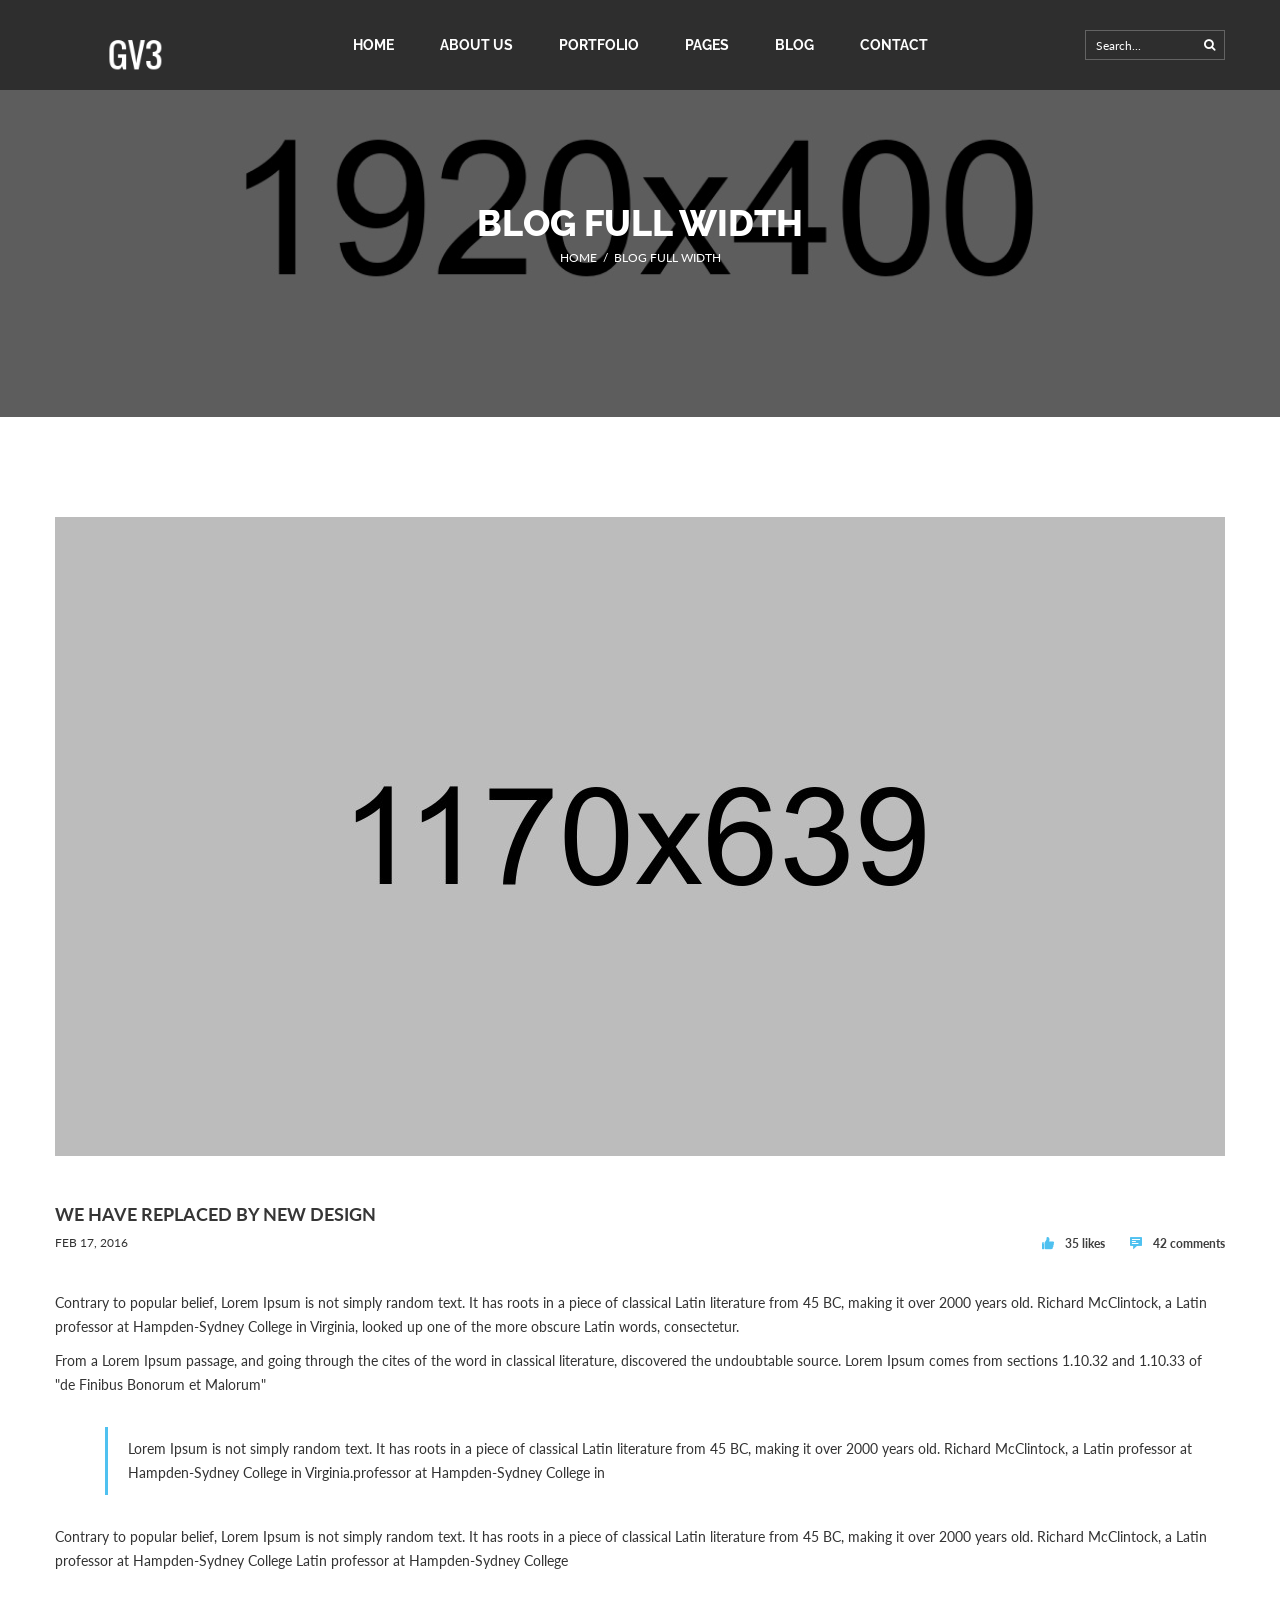
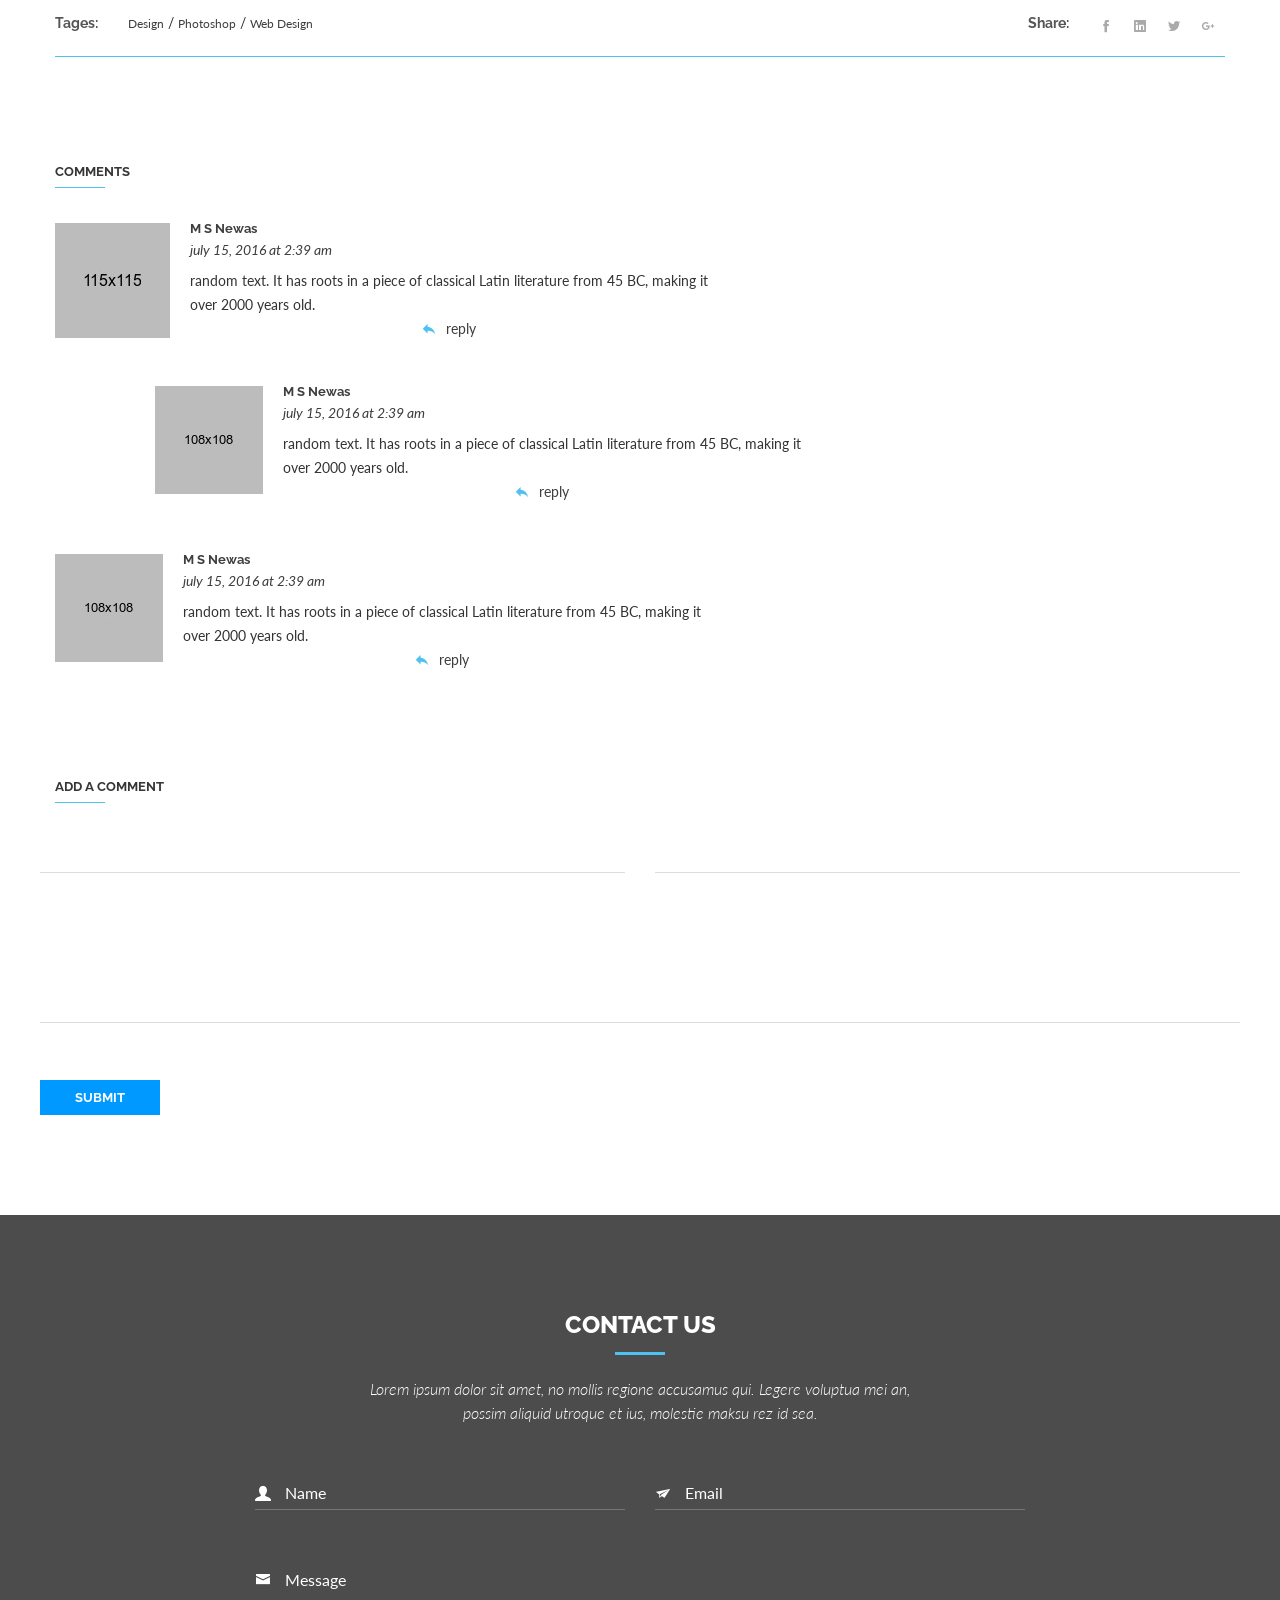
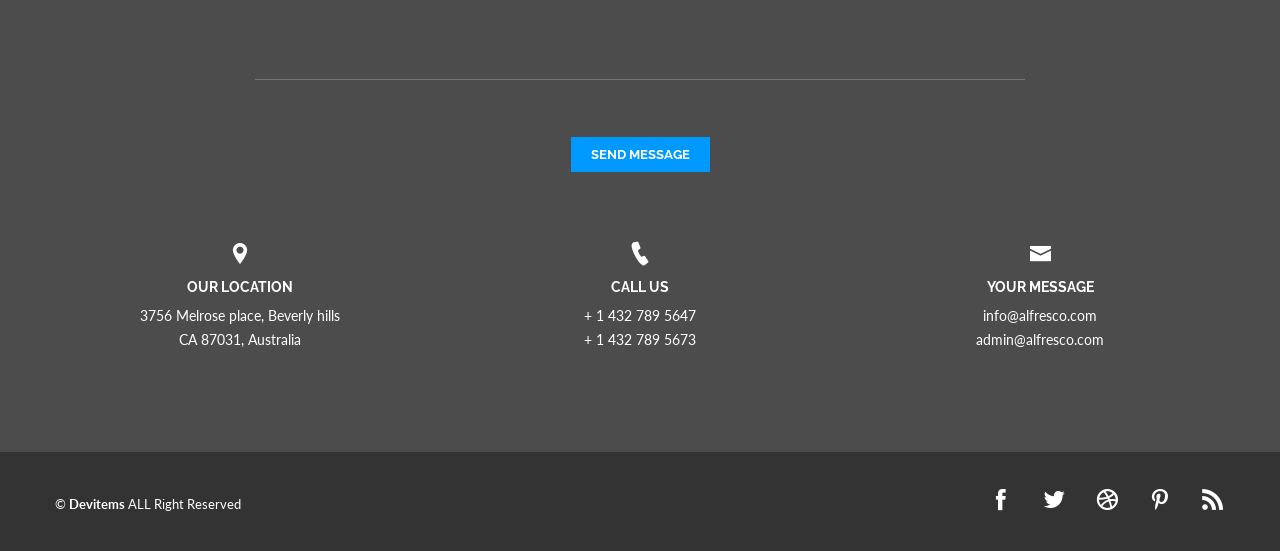
<file: blog-details-full-width.html>
<!doctype html>
<html class="no-js" lang="en">

<head>
    <meta charset="utf-8">
    <meta http-equiv="x-ua-compatible" content="ie=edge">
    <title>Blog Details Full Width - Corpex </title>
    <meta name="description" content="">
    <meta name="viewport" content="width=device-width, initial-scale=1">
    <!-- favicon -->
    <link rel='shortcut icon' type='image/x-icon' href='images/logo/favicon.ico' />
    <link rel="apple-touch-icon" href="apple-touch-icon.png">
    <!-- Place favicon.ico in the root directory -->
    <!-- All css files are included here. -->
    <!-- Bootstrap fremwork main css -->
    <link rel="stylesheet" href="css/bootstrap.min.css">
    <!-- This core.css file contents all plugings css file. -->
    <link rel="stylesheet" href="css/core.css">
    <!-- icofont -->
    <link rel="stylesheet" href="css/icofont.css">
    <!-- Theme shortcodes/elements style -->
    <link rel="stylesheet" href="css/shortcode/shortcodes.css">
    <!-- Theme main style -->
    <link rel="stylesheet" href="style.css">
    <!-- Responsive css -->
    <link rel="stylesheet" href="css/responsive.css">
    <!-- User style -->
    <link rel="stylesheet" href="css/custom.css">
    <!-- Modernizr JS -->
    <script src="js/vendor/modernizr-2.8.3.min.js"></script>
</head>


<body>
    <!--[if lt IE 8]>
        <p class="browserupgrade">You are using an <strong>outdated</strong> browser. Please <a href="http://browsehappy.com/">upgrade your browser</a> to improve your experience.</p>
    <![endif]-->  

    <!-- Body main wrapper start -->
    <div class="wrapper">
        <!-- Start of header area -->
        <header id="header" class="top-header-area transparent-header headroom headroom--pinned">
            <div class="header-area">
                <div class="container hidden-xs">
                    <div class="row hidden-xs">
                        <div class="col-md-2 col-sm-12">
                            <div class="logo">
                                <a href="index.html"><img src="images/logo/1.png" alt="logo"></a>
                            </div>
                        </div>
                        <div class="col-md-8 col-sm-10">
                            <div class="main-menu-area">
                                <!-- Brand and toggle get grouped for better mobile display -->
                                <div class="navbar-header">
                                    <button type="button" class="navbar-toggle collapsed" data-toggle="collapse" data-target="#bs-example-navbar-collapse-1" aria-expanded="false">
                                        <span class="sr-only">Toggle navigation</span>
                                        <span class="icon-bar"></span>
                                        <span class="icon-bar"></span>
                                        <span class="icon-bar"></span>
                                    </button>
                                </div>    
                                <div class="collapse navbar-collapse text-center primary-menu">
                                    <ul class="nav navbar-nav main-menu clearfix">
                                        <li class="active smoot-menu drop"><a href="index.html">HOME</a>
                                            <ul class="dropdown">
                                                <li><a href="index-animation-text.html">animation text</a></li>   
                                                <li><a href="index-animation-text-2.html">animation text 2</a></li>
                                                <li><a href="index-fixed-img.html">fixed img slider</a></li>
                                                <li><a href="index-parallax.html">parallax bg</a></li>
                                                <li><a href="index-youtube-video-bg.html">youtube vedio bg</a></li>
                                                <li><a href="index-youtube-video-bg-overlay.html">youtube vedio bg overlay</a></li>
                                            </ul>
                                        </li>
                                        <li class="smoot-menu"><a href="about.html"> ABOUT US</a></li>
                                        <li class="smoot-menu drop"><a href="portfolio.html">PORTFOLIO</a>
                                            <ul class="dropdown">
                                                <li><a href="portfolio-two-column.html">portfolio two column</a></li>
                                                <li><a href="portfolio-three-column.html">portfolio three column</a></li>
                                                <li><a href="portfolio-four-column.html">portfolio four column</a></li>
                                            </ul>
                                        </li>
                                        <li class="smoot-menu drop"><a href="#pages">PAGES </a>
                                            <ul class="dropdown">
                                                <li><a href="about.html">about us</a></li>
                                                <li class="drop"><a href="portfolio.html">portfolio</a>
                                                    <ul class="dropdown level2">
                                                        <li><a href="portfolio-two-column.html">portfolio two column</a></li>
                                                        <li><a href="portfolio-three-column.html">portfolio three column</a></li>
                                                        <li><a href="portfolio-four-column.html">portfolio four column</a></li>
                                                    </ul>
                                                </li>
                                                <li class="drop"><a href="blog-details.html">blog </a>
                                                    <ul class="dropdown level2">
                                                        <li><a href="blog-details-both-sidebar.html">blog details both sidebar</a></li>
                                                        <li><a href="blog-details-full-width.html">blog details full width</a></li>
                                                        <li><a href="blog-details-left-sidebar.html">blog details left sidebar</a></li>
                                                        <li><a href="blog-details-right-sidebar.html">blog details right sidebar</a></li>
                                                        <li><a href="blog-four-column.html">blog four column</a></li>
                                                        <li><a href="blog-three-column.html">blog three column</a></li>
                                                        <li><a href="blog-two-column.html">blog two column</a></li>
                                                    </ul>
                                                </li>
                                                <li><a href="our-team.html">our team</a></li>
                                                <li><a href="service.html">our service</a></li>
                                                <li><a href="contact-2.html">contact 2</a></li>
                                            </ul>
                                        </li>
                                        <li class="smoot-menu drop"><a href="blog-grid.html">BLOG</a>
                                            <ul class="dropdown">
                                                <li><a href="blog-four-column.html">blog four column</a></li>
                                                <li><a href="blog-three-column.html">blog three column</a></li>
                                                <li><a href="blog-two-column.html">blog two column</a></li>
                                            </ul>
                                        </li>
                                        <li class="smoot-menu"><a href="contact.html">CONTACT</a></li>
                                    </ul>
                                </div>
                            </div>
                        </div>
                        <div class="col-md-2 col-sm-2">
                            <div class="header-search mt-30">
                                <form  class="form-search f-right" action="#">
                                    <input  placeholder="Search..." type="text">
                                    <button class="search-submit" type="submit">
                                        <i class="fa fa-search"></i>
                                    </button>
                                </form>
                            </div>
                        </div>
                    </div>
                </div>
                <!-- mobile-menu-area start -->
                <div class="mobile-menu-area hidden-md hidden-lg hidden-sm">
                    <div class="fluid-container">
                        <div class="mobile-menu clearfix">
                            <nav id="mobile_dropdown">
                                <ul>
                                    <li><a href="index.html">Home</a>
                                        <ul>
                                            <li><a href="index-animation-text-2.html">animation text 2</a></li>
                                            <li><a href="index-animation-text.html">animation text</a></li>
                                            <li><a href="index-fixed-img.html">fixed img</a></li>
                                            <li><a href="index-parallax.html">parallax</a></li>
                                            <li><a href="index-youtube-video-bg-overlay.html">youtube video bg overlay</a></li>
                                            <li><a href="index-youtube-video-bg.html">youtube video bg</a></li>
                                        </ul>
                                    </li>
                                    <li><a href="blog-details.html">blog</a>
                                        <ul>
                                            <li><a href="blog-grid.html">blog grid</a>
                                                <ul>
                                                    <li><a href="blog-four-column.html">blog four column</a></li>
                                                    <li><a href="blog-three-column.html">blog three column</a></li>
                                                    <li><a href="blog-two-column.html">blog two column</a></li>
                                                </ul>
                                            </li>
                                            <li><a href="blog-details.html">blog details</a>
                                                <ul>
                                                    <li><a href="blog-details-both-sidebar.html">blog details both sidebar</a></li>
                                                    <li><a href="blog-details-full-width.html">blog details full width</a></li>
                                                    <li><a href="blog-details-left-sidebar.html">blog details left sidebar</a></li>
                                                    <li><a href="blog-details-right-sidebar.html">blog details right sidebar</a></li>
                                                </ul>
                                            </li>
                                        </ul>
                                    </li>
                                    <li><a href="#">Pages</a>
                                        <ul>
                                            <li><a href="about.html">ABOUT US</a></li>
                                            <li><a href="portfolio.html">PORTFOLIO</a></li>
                                            <li><a href="blog-grid.html">blog grid</a></li>
                                            <li><a href="blog-details.html">BLOG details</a></li>
                                            <li><a href="contact.html">CONTACT</a></li>
                                            <li><a href="contact-2.html">contact 2</a></li>
                                            <li><a href="about.html">about</a></li>
                                            <li><a href="service.html">service</a></li>
                                        </ul>
                                    </li>
                                    <li><a href="portfolio.html">Portfolio</a>
                                        <ul>
                                            <li><a href="portfolio-two-column.html">2 Columns</a></li>
                                            <li><a href="portfolio-three-column.html">3 Columns</a></li>
                                            <li><a href="portfolio-four-column.html">4 Columns</a></li>
                                            <li><a href="portfolio.html">portfolio</a></li>
                                        </ul>                                   
                                    </li>
                                    <li><a href="contact.html">Contact</a>
                                        <ul>
                                            <li><a href="contact-2.html">contact 2</a></li>
                                        </ul>
                                    </li>
                                </ul>
                            </nav>
                        </div>  
                    </div>
                </div>
                <!-- mobile-menu-area end --> 
            </div>
        </header>
        <!-- End of header area -->
        <!-- Start Bradcaump area -->
        <div class="cx-bradcaump-area sbg-4" data-black-overlay="5">
            <div class="container">
                <div class="row">
                    <div class="col-xs-12">
                        <div class="bradcaump-wrap text-center">
                            <h2 class="bradcaump-title">BLOG Full width</h2>
                            <nav class="bradcaump-inner">
                              <a class="breadcrumb-item" href="index.html">Home</a>
                              <span class="brd-separetor">/</span>
                              <span class="breadcrumb-item active">BLOG Full width</span>
                            </nav>
                        </div>
                    </div>
                </div>
            </div>
        </div>
        <!-- End Bradcaump area -->
        <section class="our-blog-detail-area ptb-100">
           <div class="container">
               <div class="row">
                    <!-- Start left side -->
                   <div class="col-md-12 col-lg-12 col-sm-12 col-xs-12">
                       <div class="blog-detailes-inner">
                           <div class="cx-blog-thumb">
                               <img src="images/blog/lg/blog-dd.jpg" alt=" blog image">
                           </div>
                           <div class="cx-blog-title">
                               <h2>We have replaced by new design</h2>
                           </div>
                            <div class="cx-blogdeatils-meta">
                                <span class="cx-blog-date">feb 17, 2016</span>
                                <div class="cx-blog-meta">
                                   <ul>
                                        <li><a href="#"><i class="icofont icofont-like"></i>35 likes</a></li>
                                        <li><a href="#"><i class="icofont icofont-comment"></i>42 comments</a></li>
                                    </ul> 
                                </div>
                            </div>
                            <div class="cx-blog-info">
                                <p>Contrary to popular belief, Lorem Ipsum is not simply random text. It has roots in a piece of classical Latin literature from 45 BC, making it over 2000 years old. Richard McClintock, a Latin professor at Hampden-Sydney College in Virginia, looked up one of the more obscure Latin words, consectetur.</p>
                                <p>From a Lorem Ipsum passage, and going through the cites of the word in classical literature, discovered the undoubtable source. Lorem Ipsum comes from sections 1.10.32 and 1.10.33 of "de Finibus Bonorum et Malorum"</p>
                                <blockquote>Lorem Ipsum is not simply random text. It has roots in a piece of classical Latin literature from 45 BC, making it over 2000 years old. Richard McClintock, a Latin professor at Hampden-Sydney College in Virginia.professor at Hampden-Sydney College in</blockquote>
                                <p>Contrary to popular belief, Lorem Ipsum is not simply random text. It has roots in a piece of classical Latin literature from 45 BC, making it over 2000 years old. Richard McClintock, a Latin professor at Hampden-Sydney College Latin professor at Hampden-Sydney College</p>
                            </div>
                            <div class="tagandshare">
                                <div class="tages xsmb-10"><span class="meta-title">Tages: </span> 
                                    <ul class="cx-blog-tags">
                                        <li><a href="#">Design</a></li>
                                        <li><a href="#">Photoshop</a></li>
                                        <li><a href="#">Web Design</a></li>
                                    </ul>
                                </div>
                                <div class="cx-blog-share">
                                    <div class="tages"><span class="meta-title">Share: </span> 
                                        <ul>
                                            <li>
                                                <a href="#">
                                                    <i class="icofont icofont-social-facebook"></i>
                                                </a>
                                            </li>
                                            <li>
                                                <a href="#">
                                                    <i class="icofont icofont-social-linkedin"></i>
                                                </a>
                                            </li>
                                            <li>
                                                <a href="#">
                                                    <i class="icofont icofont-social-twitter"></i>
                                                </a>
                                            </li>
                                            <li>
                                                <a href="#">
                                                    <i class="icofont icofont-social-google-plus"></i>
                                                </a>
                                            </li>
                                        </ul>
                                    </div>
                                </div>
                            </div>
                            <!-- start comment area -->
                            <div class="our-comments-area pt-100">
                                <div class="row">
                                    <div class="col-md-12">
                                        <div class="section-title cx-small-title text-left">
                                            <h2 class="title-line">comments</h2>
                                        </div>
                                    </div>
                                </div>
                                <div class="single-comments clearfix">
                                    <div class="comment-img">
                                        <img src="images/cmnt/1.jpg" alt="">
                                    </div>
                                    <div class="comment-text">
                                        <div class="author-inf0">
                                            <h4><a href="#">M S Newas</a></h4>
                                            <span class="comnt-time">july 15, 2016 at 2:39 am</span>
                                        </div>
                                        <p>random text. It has roots in a piece of classical Latin literature from 45 BC, making it<br> over 2000 years old.</p>
                                        <span class="reply">
                                        <a href="#"><i class="icofont icofont-reply"></i><span>Reply</span></a>
                                        </span>
                                    </div>
                                </div>
                                <div class="single-comments clearfix comment-level-2">
                                    <div class="comment-img">
                                        <img src="images/cmnt/2.jpg" alt="">
                                    </div>
                                    <div class="comment-text">
                                        <div class="author-inf0">
                                            <h4><a href="#">M S Newas</a></h4>
                                            <span class="comnt-time">july 15, 2016 at 2:39 am</span>
                                        </div>
                                        <p>random text. It has roots in a piece of classical Latin literature from 45 BC, making it<br> over 2000 years old.</p>
                                        <span class="reply">
                                        <a href="#"><i class="icofont icofont-reply"></i><span>Reply</span></a>
                                        </span>
                                    </div>
                                </div>
                                <div class="single-comments clearfix">
                                    <div class="comment-img">
                                        <img src="images/cmnt/3.jpg" alt="">
                                    </div>
                                    <div class="comment-text">
                                        <div class="author-inf0">
                                            <h4><a href="#">M S Newas</a></h4>
                                            <span class="comnt-time">july 15, 2016 at 2:39 am</span>
                                        </div>
                                        <p>random text. It has roots in a piece of classical Latin literature from 45 BC, making it<br> over 2000 years old.</p>
                                        <span class="reply">
                                        <a href="#"><i class="icofont icofont-reply"></i><span>Reply</span></a>
                                        </span>
                                    </div>
                                </div>
                            </div>
                           <!-- End comment area -->
                           <!-- start add account  area -->
                            <div class="add-comment-area pt-100">
                                <div class="section-title cx-small-title text-left">
                                    <h2 class="title-line">ADD A COMMENT</h2>
                                </div>
                                <div class="row">
                                   <div class="cx-contact-form add-account">
                                       <form action="#">
                                            <div class="cx-input-group clearfix mb-40">
                                                <div class="single-cmnt-input name one-half left xsmb-30">
                                                    <input type="text" placeholder="Name">
                                                </div>
                                                <div class="single-cmnt-input email one-half right">
                                                    <input type="email" placeholder="Email">
                                                </div>
                                            </div>
                                            <div class="single-cmnt-input comment mb-50 xsmb-30">
                                                <textarea placeholder="comment"></textarea>
                                            </div>
                                            <div class="single-cmnt-input text-left xs-text-center xsmb-30">
                                                <input type="submit" value="submit" class="cx-btn">
                                            </div>
                                       </form>
                                   </div>
                                </div>
                            </div>   
                           <!-- End add account  area -->
                       </div>
                   </div>
                   <!-- End left side -->
               </div>
           </div>
        </section>
        <!-- start contact  Area  -->
        <!-- start contact  Area  -->
        <div class="our-contact-area cx-section ptb-100 bg-6" data-black-overlay="7">
            <div class="container">
                <div class="row mb-40">
                    <div class="col-md-12">
                        <div class="section-title text-center">
                            <h2 class="title-line">CONTACT US</h2>
                            <p>Lorem ipsum dolor sit amet, no mollis regione accusamus qui. Legere voluptua mei an, possim aliquid utroque et ius, molestie maksu rez id sea. </p>
                        </div>
                    </div>
                </div>
                <div class="row">
                    <div class="col-md-8 col-md-offset-2">
                       <div class="cx-contact-form">
                           <form action="#">
                                <div class="cx-input-group clearfix">
                                    <div class="single-input name one-half left">
                                        <input type="text" placeholder="Name">
                                    </div>
                                    <div class="single-input email one-half right">
                                        <input type="email" placeholder="Email">
                                    </div>
                                </div>
                                <div class="single-input message">
                                    <textarea placeholder="Message"></textarea>
                                </div>
                                <div class="single-input text-center">
                                    <input type="submit" value="Send Message" class="cx-btn">
                                </div>
                           </form>
                       </div>
                    </div>
                </div>
                <div class="row">
                    <div class="cx-address-wrap clearfix mt-20">
                        <div class="col-md-4 col-sm-4 col-lg-4 col-xs-12">
                            <div class="single-address text-center">
                                <i class="icofont icofont-location-pin"></i>
                                <h4>our location</h4>
                                <p>3756 Melrose place, Beverly hills <br> CA 87031, Australia</p>
                            </div>
                        </div>
                        <div class="col-md-4 col-sm-4 col-lg-4 col-xs-12">
                            <div class="single-address text-center">
                                <i class="icofont icofont-ui-call"></i>
                                <h4>Call Us</h4>
                                <p><a href="tel:14327895647">+ 1 432 789 5647</a></p>
                                <p><a href="tel:14327895673">+ 1 432 789 5673</a></p>
                            </div>
                        </div>
                        <div class="col-md-4 col-sm-4 col-lg-4 col-xs-12">
                            <div class="single-address text-center">
                                <i class="icofont icofont-envelope"></i>
                                <h4>Your Message</h4>
                                <p><a href="mailto:info@alfresco.com">info@alfresco.com</a></p>
                                <p><a href="mailto:admin@alfresco.com">admin@alfresco.com</a></p>
                            </div>
                        </div>
                    </div>
                </div>
            </div>
        </div>
        <!-- End contact  Area  -->
        <!-- Start footer area -->
        <footer id="footer" class="footer-area">
            <div class="container">
                <div class="row">
                    <div class="col-md-6 col-lg-6 col-sm-6 col-xs-12">
                        <div class="copyright text-left xstext-center"><p> &copy; <a href="#">Devitems</a> ALL Right Reserved</p></div>
                    </div>
                    <div class="col-md-6 col-lg-6 col-sm-6 col-xs-12">
                        <div class="social-share text-right xstext-center">
                            <ul>
                                <li><a href="#"><i class="icofont icofont-social-facebook"></i></a></li>
                                <li><a href="#"><i class="icofont icofont-social-twitter"></i></a></li>
                                <li><a href="#"><i class="icofont icofont-social-dribble"></i></a></li>
                                <li><a href="#"><i class="icofont icofont-social-pinterest"></i></a></li>
                                <li><a href="#"><i class="icofont icofont-social-rss"></i></a></li>
                            </ul>
                        </div>
                    </div>
                </div>
            </div>
        </footer>
        <!-- End footer area -->
    </div>
    <!-- Body main wrapper end -->
    <!--start back to top -->
    <div class="hidden-xs" id="back-top"><i class="fa fa-angle-up"></i></div>
    <!-- Placed js at the end of the document so the pages load faster -->
    <!-- jquery latest version -->
    <script src="js/vendor/jquery-1.12.1.min.js"></script>
    <!-- Bootstrap framework js -->
    <script src="js/bootstrap.min.js"></script>
    <!-- All js plugins included in this file. -->
    <script src="js/plugins.js"></script>
    <!-- owl carousel js -->
    <script src="js/owl.carousel.min.js"></script>
    <!-- headroom js -->
    <script src="js/headroom.js"></script>
    <script src="js/jQuery.headroom.js"></script>
    <!-- waypoints js -->
    <script src="js/waypoints.min.js"></script>
    <!-- Main js file that contents all jQuery plugins activation. -->
    <script src="js/main.js"></script>
</body>

</html>
</file>
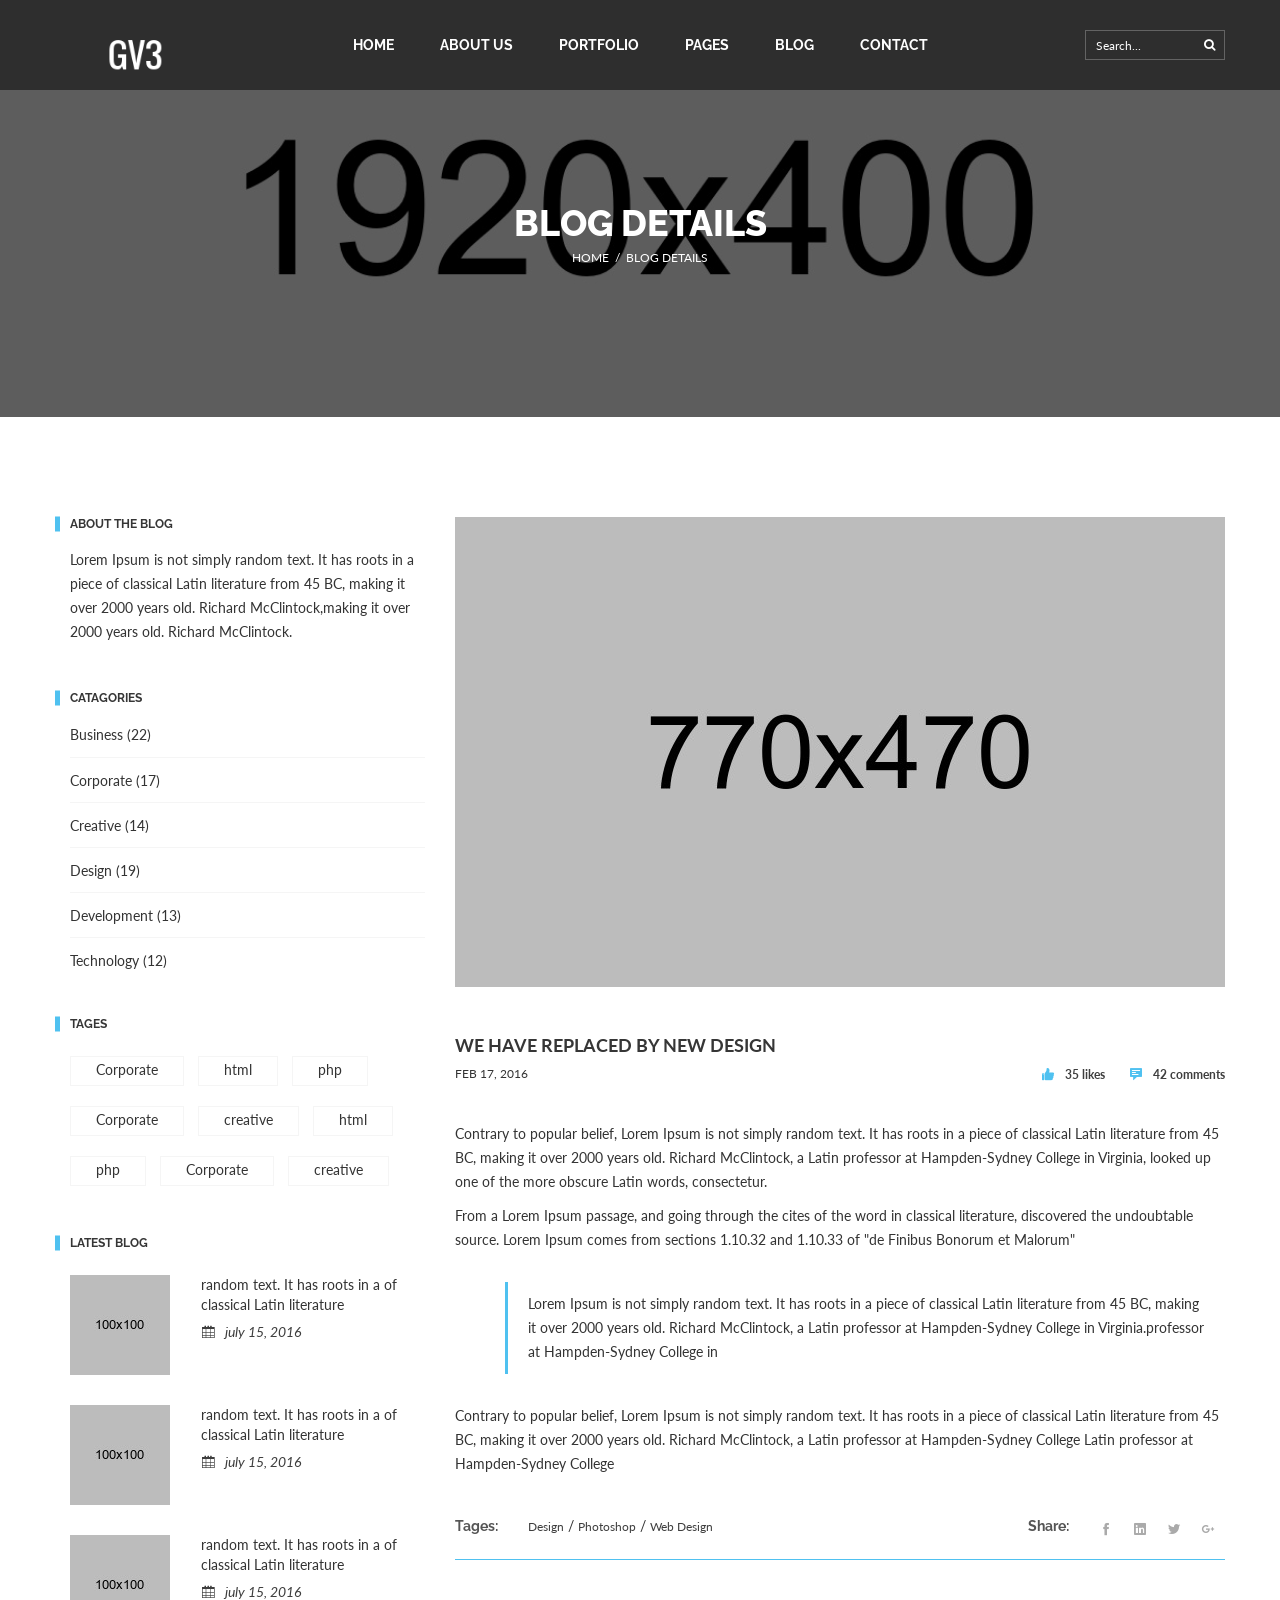
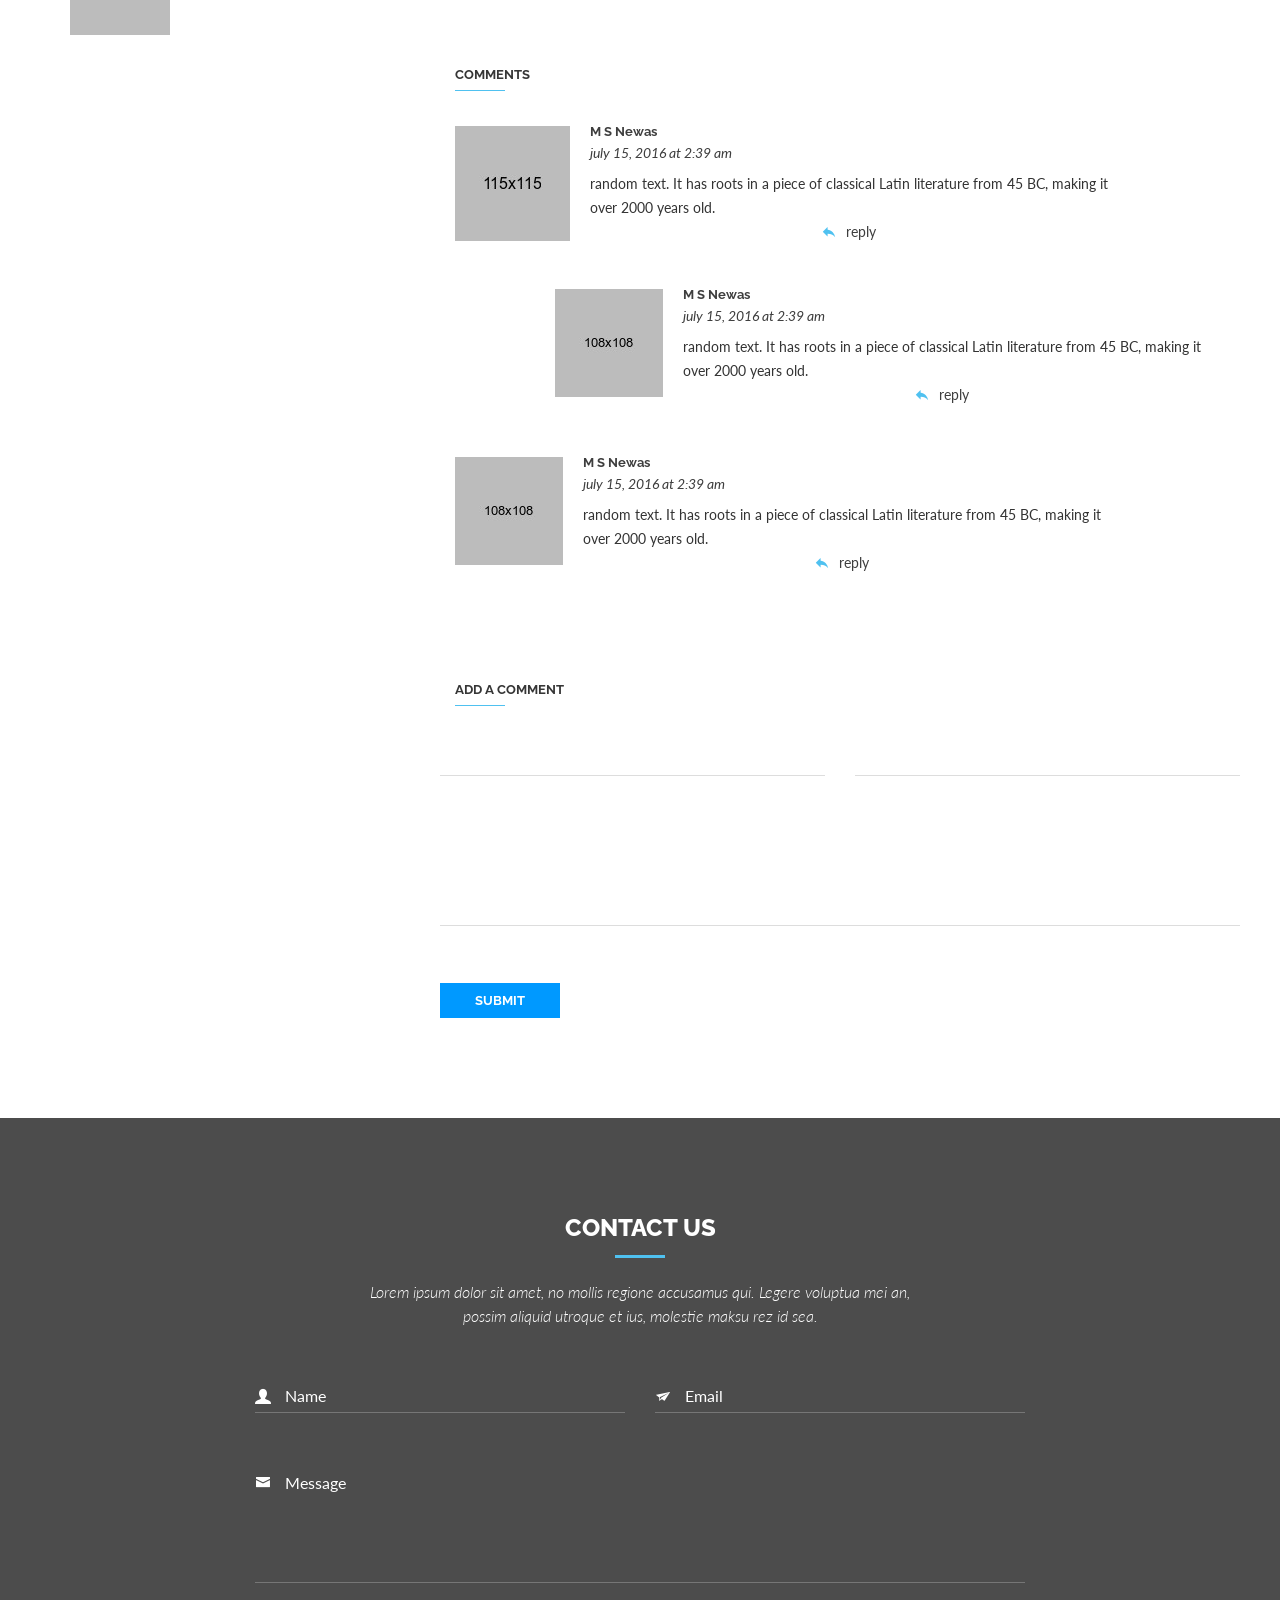
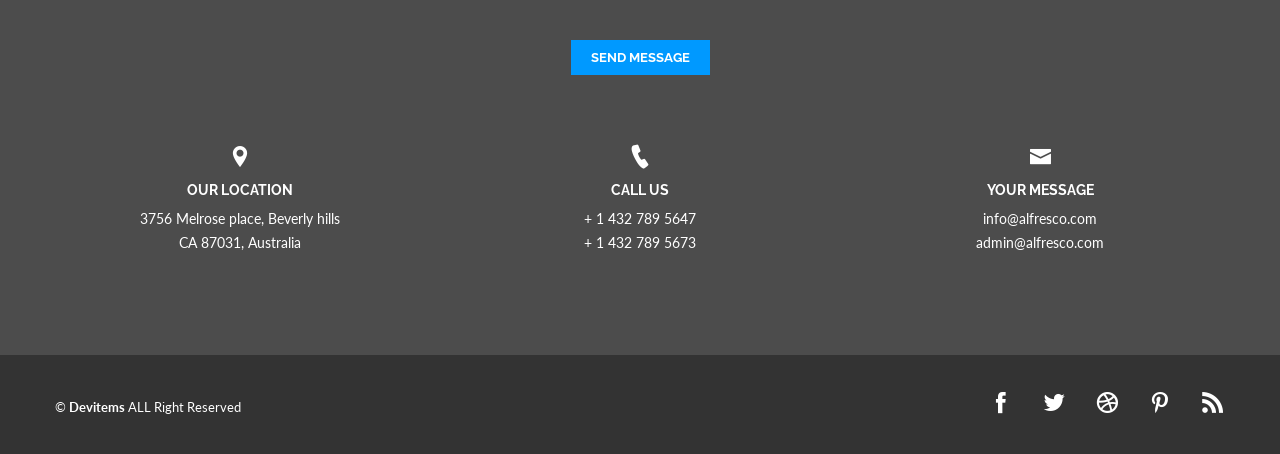
<file: blog-details-left-sidebar.html>
<!doctype html>
<html class="no-js" lang="en">

<head>
    <meta charset="utf-8">
    <meta http-equiv="x-ua-compatible" content="ie=edge">
    <title>Blog Details Left Sidebar - Corpex </title>
    <meta name="description" content="">
    <meta name="viewport" content="width=device-width, initial-scale=1">
    <!-- favicon -->
    <link rel='shortcut icon' type='image/x-icon' href='images/logo/favicon.ico' />
    <link rel="apple-touch-icon" href="apple-touch-icon.png">
    <!-- Place favicon.ico in the root directory -->
    <!-- All css files are included here. -->
    <!-- Bootstrap fremwork main css -->
    <link rel="stylesheet" href="css/bootstrap.min.css">
    <!-- This core.css file contents all plugings css file. -->
    <link rel="stylesheet" href="css/core.css">
    <!-- icofont -->
    <link rel="stylesheet" href="css/icofont.css">
    <!-- Theme shortcodes/elements style -->
    <link rel="stylesheet" href="css/shortcode/shortcodes.css">
    <!-- Theme main style -->
    <link rel="stylesheet" href="style.css">
    <!-- Responsive css -->
    <link rel="stylesheet" href="css/responsive.css">
    <!-- User style -->
    <link rel="stylesheet" href="css/custom.css">
    <!-- Modernizr JS -->
    <script src="js/vendor/modernizr-2.8.3.min.js"></script>
</head>

<body>
    <!--[if lt IE 8]>
        <p class="browserupgrade">You are using an <strong>outdated</strong> browser. Please <a href="http://browsehappy.com/">upgrade your browser</a> to improve your experience.</p>
    <![endif]-->  

    <!-- Body main wrapper start -->
    
    <div class="wrapper">
        <!-- Start of header area -->
        <header id="header" class="top-header-area transparent-header headroom headroom--pinned">
            <div class="header-area">
                <div class="container hidden-xs">
                    <div class="row hidden-xs">
                        <div class="col-md-2 col-sm-12">
                            <div class="logo">
                                <a href="index.html"><img src="images/logo/1.png" alt="logo"></a>
                            </div>
                        </div>
                        <div class="col-md-8 col-sm-10">
                            <div class="main-menu-area">
                                <!-- Brand and toggle get grouped for better mobile display -->
                                <div class="navbar-header">
                                    <button type="button" class="navbar-toggle collapsed" data-toggle="collapse" data-target="#bs-example-navbar-collapse-1" aria-expanded="false">
                                        <span class="sr-only">Toggle navigation</span>
                                        <span class="icon-bar"></span>
                                        <span class="icon-bar"></span>
                                        <span class="icon-bar"></span>
                                    </button>
                                </div>    
                                <div class="collapse navbar-collapse text-center primary-menu">
                                    <ul class="nav navbar-nav main-menu clearfix">
                                        <li class="active smoot-menu drop"><a href="index.html">HOME</a>
                                            <ul class="dropdown">
                                                <li><a href="index-animation-text.html">animation text</a></li>   
                                                <li><a href="index-animation-text-2.html">animation text 2</a></li>
                                                <li><a href="index-fixed-img.html">fixed img slider</a></li>
                                                <li><a href="index-parallax.html">parallax bg</a></li>
                                                <li><a href="index-youtube-video-bg.html">youtube vedio bg</a></li>
                                                <li><a href="index-youtube-video-bg-overlay.html">youtube vedio bg overlay</a></li>
                                            </ul>
                                        </li>
                                        <li class="smoot-menu"><a href="about.html"> ABOUT US</a></li>
                                        <li class="smoot-menu drop"><a href="portfolio.html">PORTFOLIO</a>
                                            <ul class="dropdown">
                                                <li><a href="portfolio-two-column.html">portfolio two column</a></li>
                                                <li><a href="portfolio-three-column.html">portfolio three column</a></li>
                                                <li><a href="portfolio-four-column.html">portfolio four column</a></li>
                                            </ul>
                                        </li>
                                        <li class="smoot-menu drop"><a href="#pages">PAGES </a>
                                            <ul class="dropdown">
                                                <li><a href="about.html">about us</a></li>
                                                <li class="drop"><a href="portfolio.html">portfolio</a>
                                                    <ul class="dropdown level2">
                                                        <li><a href="portfolio-two-column.html">portfolio two column</a></li>
                                                        <li><a href="portfolio-three-column.html">portfolio three column</a></li>
                                                        <li><a href="portfolio-four-column.html">portfolio four column</a></li>
                                                    </ul>
                                                </li>
                                                <li class="drop"><a href="blog-details.html">blog </a>
                                                    <ul class="dropdown level2">
                                                        <li><a href="blog-details-both-sidebar.html">blog details both sidebar</a></li>
                                                        <li><a href="blog-details-full-width.html">blog details full width</a></li>
                                                        <li><a href="blog-details-left-sidebar.html">blog details left sidebar</a></li>
                                                        <li><a href="blog-details-right-sidebar.html">blog details right sidebar</a></li>
                                                        <li><a href="blog-four-column.html">blog four column</a></li>
                                                        <li><a href="blog-three-column.html">blog three column</a></li>
                                                        <li><a href="blog-two-column.html">blog two column</a></li>
                                                    </ul>
                                                </li>
                                                <li><a href="our-team.html">our team</a></li>
                                                <li><a href="service.html">our service</a></li>
                                                <li><a href="contact-2.html">contact 2</a></li>
                                            </ul>
                                        </li>
                                        <li class="smoot-menu drop"><a href="blog-grid.html">BLOG</a>
                                            <ul class="dropdown">
                                                <li><a href="blog-four-column.html">blog four column</a></li>
                                                <li><a href="blog-three-column.html">blog three column</a></li>
                                                <li><a href="blog-two-column.html">blog two column</a></li>
                                            </ul>
                                        </li>
                                        <li class="smoot-menu"><a href="contact.html">CONTACT</a></li>
                                    </ul>
                                </div>
                            </div>
                        </div>
                        <div class="col-md-2 col-sm-2">
                            <div class="header-search mt-30">
                                <form  class="form-search f-right" action="#">
                                    <input  placeholder="Search..." type="text">
                                    <button class="search-submit" type="submit">
                                        <i class="fa fa-search"></i>
                                    </button>
                                </form>
                            </div>
                        </div>
                    </div>
                </div>
                <!-- mobile-menu-area start -->
                <div class="mobile-menu-area hidden-md hidden-lg hidden-sm">
                    <div class="fluid-container">
                        <div class="mobile-menu clearfix">
                            <nav id="mobile_dropdown">
                                <ul>
                                    <li><a href="index.html">Home</a>
                                        <ul>
                                            <li><a href="index-animation-text-2.html">animation text 2</a></li>
                                            <li><a href="index-animation-text.html">animation text</a></li>
                                            <li><a href="index-fixed-img.html">fixed img</a></li>
                                            <li><a href="index-parallax.html">parallax</a></li>
                                            <li><a href="index-youtube-video-bg-overlay.html">youtube video bg overlay</a></li>
                                            <li><a href="index-youtube-video-bg.html">youtube video bg</a></li>
                                        </ul>
                                    </li>
                                    <li><a href="blog-details.html">blog</a>
                                        <ul>
                                            <li><a href="blog-grid.html">blog grid</a>
                                                <ul>
                                                    <li><a href="blog-four-column.html">blog four column</a></li>
                                                    <li><a href="blog-three-column.html">blog three column</a></li>
                                                    <li><a href="blog-two-column.html">blog two column</a></li>
                                                </ul>
                                            </li>
                                            <li><a href="blog-details.html">blog details</a>
                                                <ul>
                                                    <li><a href="blog-details-both-sidebar.html">blog details both sidebar</a></li>
                                                    <li><a href="blog-details-full-width.html">blog details full width</a></li>
                                                    <li><a href="blog-details-left-sidebar.html">blog details left sidebar</a></li>
                                                    <li><a href="blog-details-right-sidebar.html">blog details right sidebar</a></li>
                                                </ul>
                                            </li>
                                        </ul>
                                    </li>
                                    <li><a href="#">Pages</a>
                                        <ul>
                                            <li><a href="about.html">ABOUT US</a></li>
                                            <li><a href="portfolio.html">PORTFOLIO</a></li>
                                            <li><a href="blog-grid.html">blog grid</a></li>
                                            <li><a href="blog-details.html">BLOG details</a></li>
                                            <li><a href="contact.html">CONTACT</a></li>
                                            <li><a href="contact-2.html">contact 2</a></li>
                                            <li><a href="about.html">about</a></li>
                                            <li><a href="service.html">service</a></li>
                                        </ul>
                                    </li>
                                    <li><a href="portfolio.html">Portfolio</a>
                                        <ul>
                                            <li><a href="portfolio-two-column.html">2 Columns</a></li>
                                            <li><a href="portfolio-three-column.html">3 Columns</a></li>
                                            <li><a href="portfolio-four-column.html">4 Columns</a></li>
                                            <li><a href="portfolio.html">portfolio</a></li>
                                        </ul>                                   
                                    </li>
                                    <li><a href="contact.html">Contact</a>
                                        <ul>
                                            <li><a href="contact-2.html">contact 2</a></li>
                                        </ul>
                                    </li>
                                </ul>
                            </nav>
                        </div>  
                    </div>
                </div>
                <!-- mobile-menu-area end --> 
            </div>
        </header>
        <!-- End of header area -->
        <!-- Start Bradcaump area -->
        <div class="cx-bradcaump-area sbg-4" data-black-overlay="5">
            <div class="container">
                <div class="row">
                    <div class="col-xs-12">
                        <div class="bradcaump-wrap text-center">
                            <h2 class="bradcaump-title">BLOG DETAILS</h2>
                            <nav class="bradcaump-inner">
                              <a class="breadcrumb-item" href="index.html">Home</a>
                              <span class="brd-separetor">/</span>
                              <span class="breadcrumb-item active">BLOG DETAILS</span>
                            </nav>
                        </div>
                    </div>
                </div>
            </div>
        </div>
        <!-- End Bradcaump area -->
        <section class="our-blog-detail-area ptb-100">
           <div class="container">
               <div class="row">
                    <!-- Start left side -->
                    <div class="col-md-4 col-lg-4 col-sm-4 col-xs-12">
                       <aside>
                           <div class="cx-widget about-widget">
                               <div class="cx-widget-title">
                                   <h2>ABOUT THE BLOG</h2>
                               </div>
                               <div class="cx-widget-body">
                                   <p>Lorem Ipsum is not simply random text. It has roots in a piece of classical Latin literature from 45 BC, making it over 2000 years old. Richard McClintock,making it over 2000 years old. Richard McClintock.</p>
                               </div>
                           </div>
                           <div class="cx-widget category-widget">
                               <div class="cx-widget-title">
                                   <h2>CATAGORIES</h2>
                               </div>
                               <div class="cx-widget-body">
                                   <ul>
                                       <li><a href="#">Business (22)</a></li>
                                       <li><a href="#">Corporate (17)</a></li>
                                       <li><a href="#">Creative (14)</a></li>
                                       <li><a href="#">Design (19)</a></li>
                                       <li><a href="#">Development (13)</a></li>
                                       <li><a href="#">Technology (12)</a></li>
                                   </ul>
                               </div>
                           </div>
                           <div class="cx-widget tags-widget">
                               <div class="cx-widget-title">
                                   <h2>Tages</h2>
                               </div>
                               <div class="cx-widget-body">
                                   <a href="#">Corporate</a>
                                   <a href="#">html</a>
                                   <a href="#">php</a>
                                   <a href="#">Corporate</a>
                                   <a href="#">creative</a>
                                   <a href="#">html</a>
                                   <a href="#">php</a>
                                   <a href="#">Corporate</a>
                                   <a href="#">creative</a>
                               </div>
                           </div>
                           <div class="cx-widget latest-blog-widget">
                               <div class="cx-widget-title">
                                   <h2>LATEST BLOG</h2>
                               </div>
                               <div class="cx-widget-body">
                                   <div class="single-lbw clearfix">
                                       <div class="lbw-thump">
                                           <img src="images/blog/latest/1.jpg" alt="img">
                                       </div>
                                       <div class="lgw-info">
                                           <p><a href="#">random text. It has roots in a of classical Latin literature </a></p>
                                           <span class="cx-date"><i class="icofont icofont-calendar"></i>july 15, 2016</span>
                                       </div>
                                   </div>
                                   <div class="single-lbw clearfix">
                                       <div class="lbw-thump">
                                           <img src="images/blog/latest/2.jpg" alt="img">
                                       </div>
                                       <div class="lgw-info">
                                           <p><a href="#">random text. It has roots in a of classical Latin literature </a></p>
                                           <span class="cx-date"><i class="icofont icofont-calendar"></i>july 15, 2016</span>
                                       </div>
                                   </div>
                                   <div class="single-lbw clearfix">
                                       <div class="lbw-thump">
                                           <img src="images/blog/latest/3.jpg" alt="img">
                                       </div>
                                       <div class="lgw-info">
                                           <p><a href="#">random text. It has roots in a of classical Latin literature </a></p>
                                           <span class="cx-date"><i class="icofont icofont-calendar"></i>july 15, 2016</span>
                                       </div>
                                   </div>
                               </div>
                           </div>
                       </aside>
                   </div>
                   <!-- End left side -->
                    <!-- Start content side -->
                   <div class="col-md-8 col-lg-8 col-sm-8 col-xs-12">
                       <div class="blog-detailes-inner">
                           <div class="cx-blog-thumb">
                               <img src="images/blog/lg/1.jpg" alt=" blog image">
                           </div>
                           <div class="cx-blog-title">
                               <h2>We have replaced by new design</h2>
                           </div>
                            <div class="cx-blogdeatils-meta">
                                <span class="cx-blog-date">feb 17, 2016</span>
                                <div class="cx-blog-meta">
                                   <ul>
                                        <li><a href="#"><i class="icofont icofont-like"></i>35 likes</a></li>
                                        <li><a href="#"><i class="icofont icofont-comment"></i>42 comments</a></li>
                                    </ul> 
                                </div>
                            </div>
                            <div class="cx-blog-info">
                                <p>Contrary to popular belief, Lorem Ipsum is not simply random text. It has roots in a piece of classical Latin literature from 45 BC, making it over 2000 years old. Richard McClintock, a Latin professor at Hampden-Sydney College in Virginia, looked up one of the more obscure Latin words, consectetur.</p>
                                <p>From a Lorem Ipsum passage, and going through the cites of the word in classical literature, discovered the undoubtable source. Lorem Ipsum comes from sections 1.10.32 and 1.10.33 of "de Finibus Bonorum et Malorum"</p>
                                <blockquote>Lorem Ipsum is not simply random text. It has roots in a piece of classical Latin literature from 45 BC, making it over 2000 years old. Richard McClintock, a Latin professor at Hampden-Sydney College in Virginia.professor at Hampden-Sydney College in</blockquote>
                                <p>Contrary to popular belief, Lorem Ipsum is not simply random text. It has roots in a piece of classical Latin literature from 45 BC, making it over 2000 years old. Richard McClintock, a Latin professor at Hampden-Sydney College Latin professor at Hampden-Sydney College</p>
                            </div>
                            <div class="tagandshare">
                                <div class="tages xsmb-10"><span class="meta-title">Tages: </span> 
                                    <ul class="cx-blog-tags">
                                        <li><a href="#">Design</a></li>
                                        <li><a href="#">Photoshop</a></li>
                                        <li><a href="#">Web Design</a></li>
                                    </ul>
                                </div>
                                <div class="cx-blog-share">
                                    <div class="tages"><span class="meta-title">Share: </span> 
                                        <ul>
                                            <li>
                                                <a href="#">
                                                    <i class="icofont icofont-social-facebook"></i>
                                                </a>
                                            </li>
                                            <li>
                                                <a href="#">
                                                    <i class="icofont icofont-social-linkedin"></i>
                                                </a>
                                            </li>
                                            <li>
                                                <a href="#">
                                                    <i class="icofont icofont-social-twitter"></i>
                                                </a>
                                            </li>
                                            <li>
                                                <a href="#">
                                                    <i class="icofont icofont-social-google-plus"></i>
                                                </a>
                                            </li>
                                        </ul>
                                    </div>
                                </div>
                            </div>
                            <!-- start comment area -->
                            <div class="our-comments-area pt-100">
                                <div class="row">
                                    <div class="col-md-12">
                                        <div class="section-title cx-small-title text-left">
                                            <h2 class="title-line">comments</h2>
                                        </div>
                                    </div>
                                </div>
                                <div class="single-comments clearfix">
                                    <div class="comment-img">
                                        <img src="images/cmnt/1.jpg" alt="">
                                    </div>
                                    <div class="comment-text">
                                        <div class="author-inf0">
                                            <h4><a href="#">M S Newas</a></h4>
                                            <span class="comnt-time">july 15, 2016 at 2:39 am</span>
                                        </div>
                                        <p>random text. It has roots in a piece of classical Latin literature from 45 BC, making it<br> over 2000 years old.</p>
                                        <span class="reply">
                                        <a href="#"><i class="icofont icofont-reply"></i><span>Reply</span></a>
                                        </span>
                                    </div>
                                </div>
                                <div class="single-comments clearfix comment-level-2">
                                    <div class="comment-img">
                                        <img src="images/cmnt/2.jpg" alt="">
                                    </div>
                                    <div class="comment-text">
                                        <div class="author-inf0">
                                            <h4><a href="#">M S Newas</a></h4>
                                            <span class="comnt-time">july 15, 2016 at 2:39 am</span>
                                        </div>
                                        <p>random text. It has roots in a piece of classical Latin literature from 45 BC, making it<br> over 2000 years old.</p>
                                        <span class="reply">
                                        <a href="#"><i class="icofont icofont-reply"></i><span>Reply</span></a>
                                        </span>
                                    </div>
                                </div>
                                <div class="single-comments clearfix">
                                    <div class="comment-img">
                                        <img src="images/cmnt/3.jpg" alt="">
                                    </div>
                                    <div class="comment-text">
                                        <div class="author-inf0">
                                            <h4><a href="#">M S Newas</a></h4>
                                            <span class="comnt-time">july 15, 2016 at 2:39 am</span>
                                        </div>
                                        <p>random text. It has roots in a piece of classical Latin literature from 45 BC, making it<br> over 2000 years old.</p>
                                        <span class="reply">
                                        <a href="#"><i class="icofont icofont-reply"></i><span>Reply</span></a>
                                        </span>
                                    </div>
                                </div>
                            </div>
                           <!-- End comment area -->
                           <!-- start add account  area -->
                            <div class="add-comment-area pt-100">
                                <div class="section-title cx-small-title text-left">
                                    <h2 class="title-line">ADD A COMMENT</h2>
                                </div>
                                <div class="row">
                                   <div class="cx-contact-form add-account">
                                       <form action="#">
                                            <div class="cx-input-group clearfix mb-40">
                                                <div class="single-cmnt-input name one-half left xsmb-30">
                                                    <input type="text" placeholder="Name">
                                                </div>
                                                <div class="single-cmnt-input email one-half right">
                                                    <input type="email" placeholder="Email">
                                                </div>
                                            </div>
                                            <div class="single-cmnt-input comment mb-50 xsmb-30">
                                                <textarea placeholder="comment"></textarea>
                                            </div>
                                            <div class="single-cmnt-input text-left xs-text-center xsmb-30">
                                                <input type="submit" value="submit" class="cx-btn">
                                            </div>
                                       </form>
                                   </div>
                                </div>
                            </div>   
                           <!-- End add account  area -->
                       </div>
                   </div>
                   <!-- End content side -->
               </div>
           </div>
        </section>
        <!-- start contact  Area  -->
        <!-- start contact  Area  -->
        <div class="our-contact-area cx-section ptb-100 bg-6" data-black-overlay="7">
            <div class="container">
                <div class="row mb-40">
                    <div class="col-md-12">
                        <div class="section-title text-center">
                            <h2 class="title-line">CONTACT US</h2>
                            <p>Lorem ipsum dolor sit amet, no mollis regione accusamus qui. Legere voluptua mei an, possim aliquid utroque et ius, molestie maksu rez id sea. </p>
                        </div>
                    </div>
                </div>
                <div class="row">
                    <div class="col-md-8 col-md-offset-2">
                       <div class="cx-contact-form">
                           <form action="#">
                                <div class="cx-input-group clearfix">
                                    <div class="single-input name one-half left">
                                        <input type="text" placeholder="Name">
                                    </div>
                                    <div class="single-input email one-half right">
                                        <input type="email" placeholder="Email">
                                    </div>
                                </div>
                                <div class="single-input message">
                                    <textarea placeholder="Message"></textarea>
                                </div>
                                <div class="single-input text-center">
                                    <input type="submit" value="Send Message" class="cx-btn">
                                </div>
                           </form>
                       </div>
                    </div>
                </div>
                <div class="row">
                    <div class="cx-address-wrap clearfix mt-20">
                        <div class="col-md-4 col-sm-4 col-lg-4 col-xs-12">
                            <div class="single-address text-center">
                                <i class="icofont icofont-location-pin"></i>
                                <h4>our location</h4>
                                <p>3756 Melrose place, Beverly hills <br> CA 87031, Australia</p>
                            </div>
                        </div>
                        <div class="col-md-4 col-sm-4 col-lg-4 col-xs-12">
                            <div class="single-address text-center">
                                <i class="icofont icofont-ui-call"></i>
                                <h4>Call Us</h4>
                                <p><a href="tel:14327895647">+ 1 432 789 5647</a></p>
                                <p><a href="tel:14327895673">+ 1 432 789 5673</a></p>
                            </div>
                        </div>
                        <div class="col-md-4 col-sm-4 col-lg-4 col-xs-12">
                            <div class="single-address text-center">
                                <i class="icofont icofont-envelope"></i>
                                <h4>Your Message</h4>
                                <p><a href="mailto:info@alfresco.com">info@alfresco.com</a></p>
                                <p><a href="mailto:admin@alfresco.com">admin@alfresco.com</a></p>
                            </div>
                        </div>
                    </div>
                </div>
            </div>
        </div>
        <!-- End contact  Area  -->
        <!-- Start footer area -->
        <footer id="footer" class="footer-area">
            <div class="container">
                <div class="row">
                    <div class="col-md-6 col-lg-6 col-sm-6 col-xs-12">
                        <div class="copyright text-left xstext-center"><p> &copy; <a href="#">Devitems</a> ALL Right Reserved</p></div>
                    </div>
                    <div class="col-md-6 col-lg-6 col-sm-6 col-xs-12">
                        <div class="social-share text-right xstext-center">
                            <ul>
                                <li><a href="#"><i class="icofont icofont-social-facebook"></i></a></li>
                                <li><a href="#"><i class="icofont icofont-social-twitter"></i></a></li>
                                <li><a href="#"><i class="icofont icofont-social-dribble"></i></a></li>
                                <li><a href="#"><i class="icofont icofont-social-pinterest"></i></a></li>
                                <li><a href="#"><i class="icofont icofont-social-rss"></i></a></li>
                            </ul>
                        </div>
                    </div>
                </div>
            </div>
        </footer>
        <!-- End footer area -->
    </div>
    <!-- Body main wrapper end -->
    <!--start back to top -->
    <div class="hidden-xs" id="back-top"><i class="fa fa-angle-up"></i></div>
    <!-- Placed js at the end of the document so the pages load faster -->
    <!-- jquery latest version -->
    <script src="js/vendor/jquery-1.12.1.min.js"></script>
    <!-- Bootstrap framework js -->
    <script src="js/bootstrap.min.js"></script>
    <!-- All js plugins included in this file. -->
    <script src="js/plugins.js"></script>
    <!-- owl carousel js -->
    <script src="js/owl.carousel.min.js"></script>
    <!-- headroom js -->
    <script src="js/headroom.js"></script>
    <script src="js/jQuery.headroom.js"></script>
    <!-- waypoints js -->
    <script src="js/waypoints.min.js"></script>
    <!-- Main js file that contents all jQuery plugins activation. -->
    <script src="js/main.js"></script>
</body>

</html>
</file>
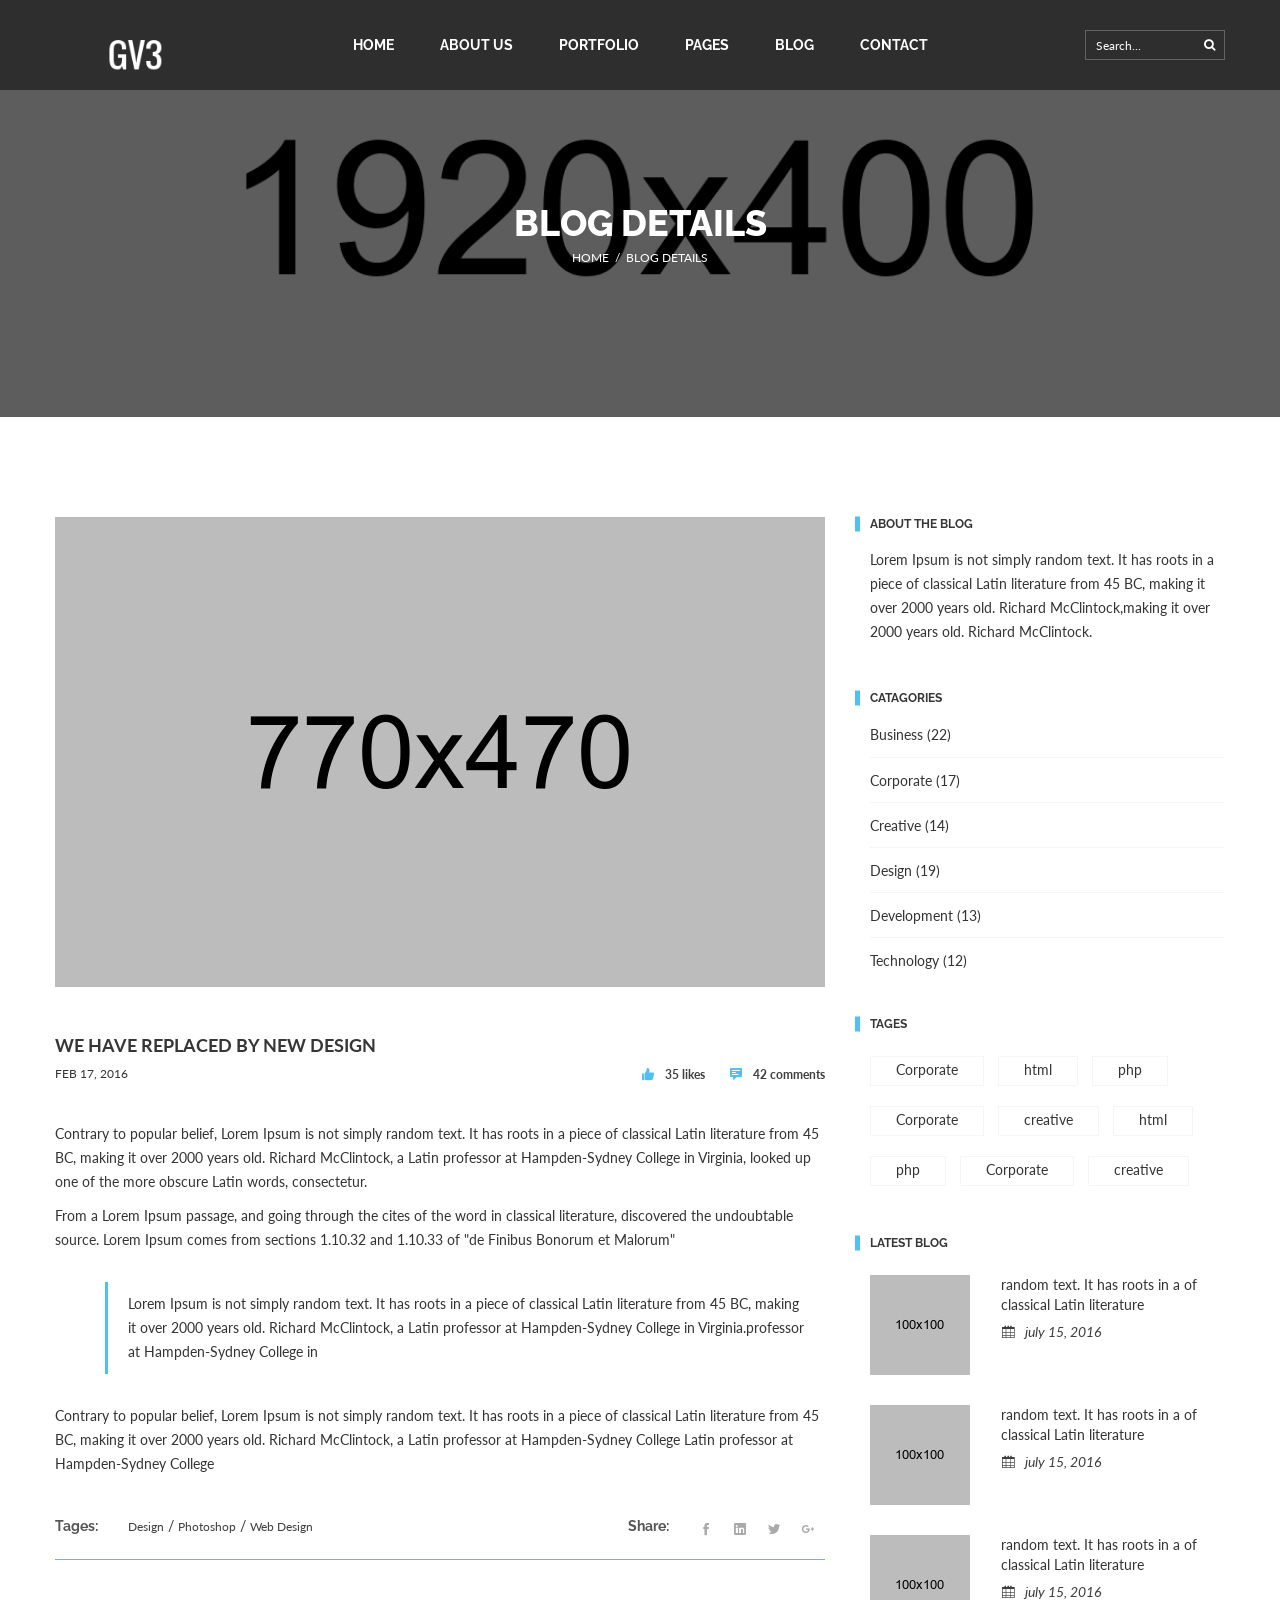
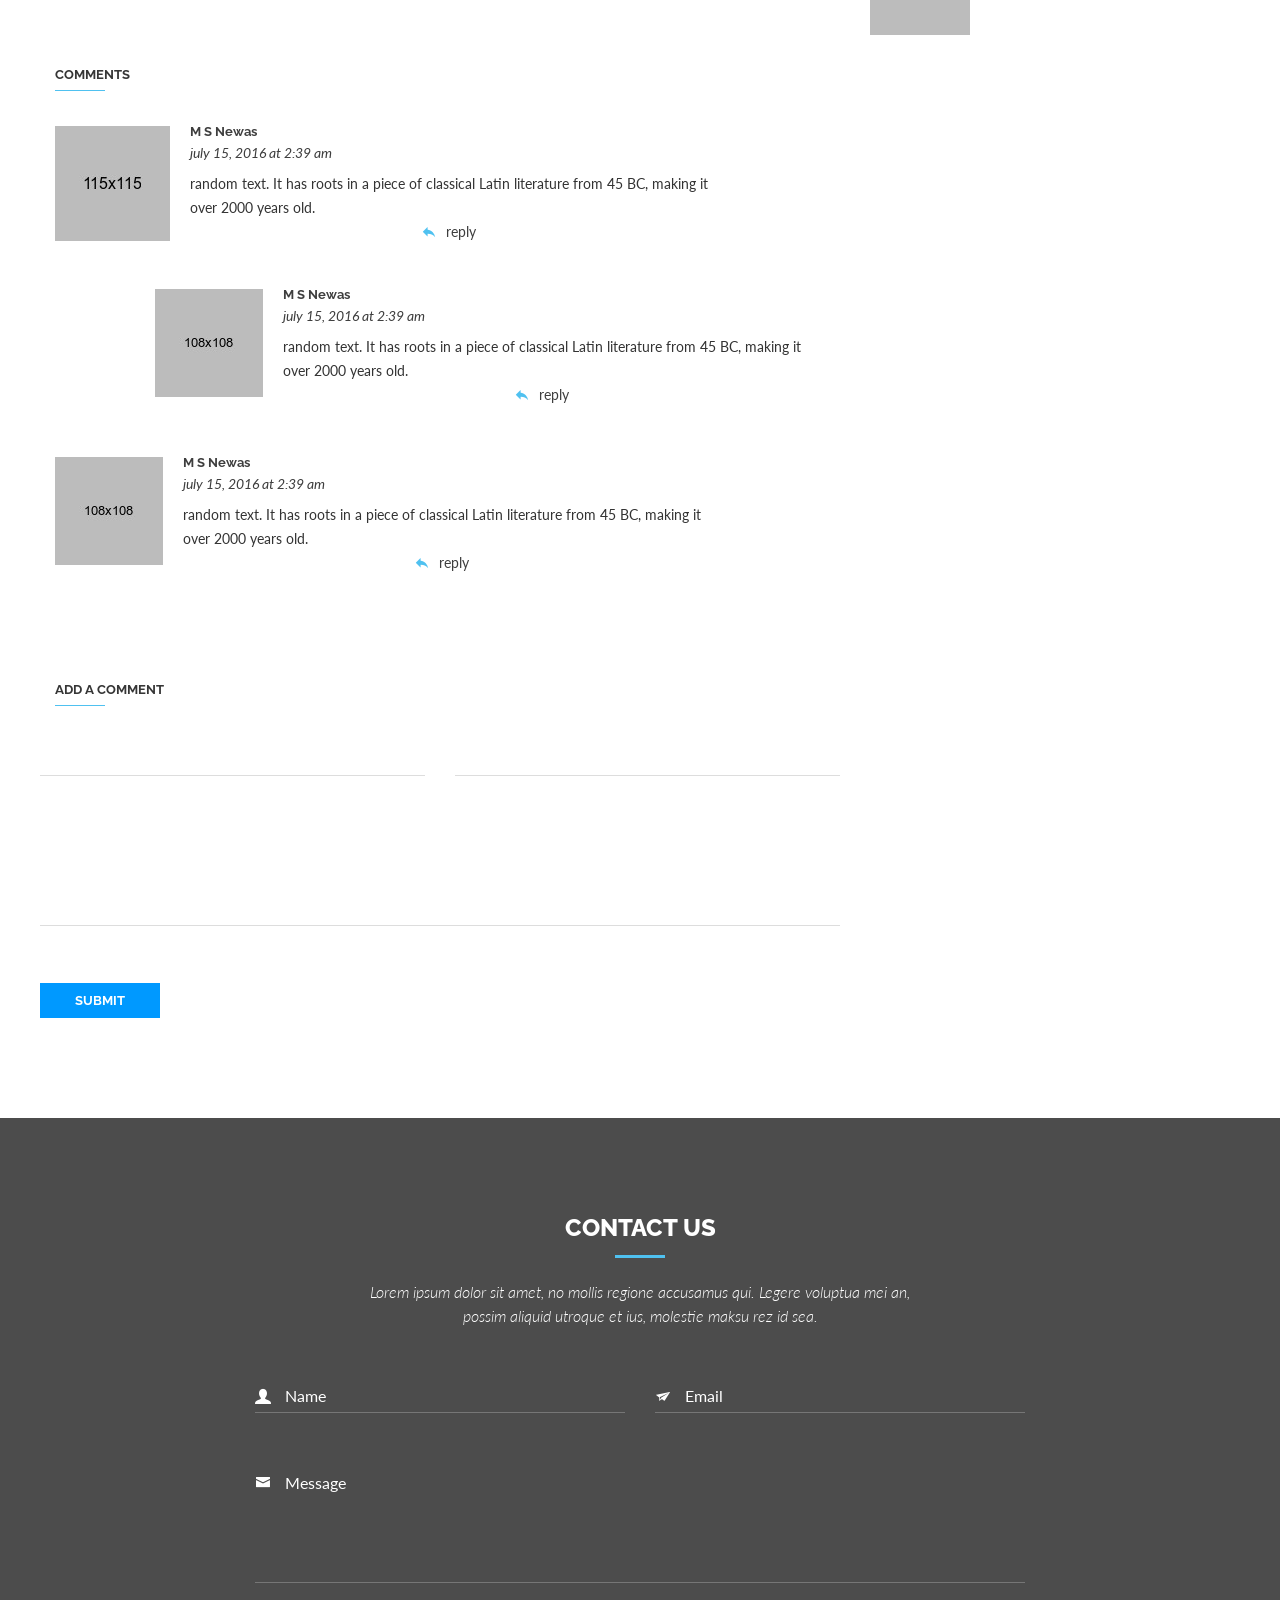
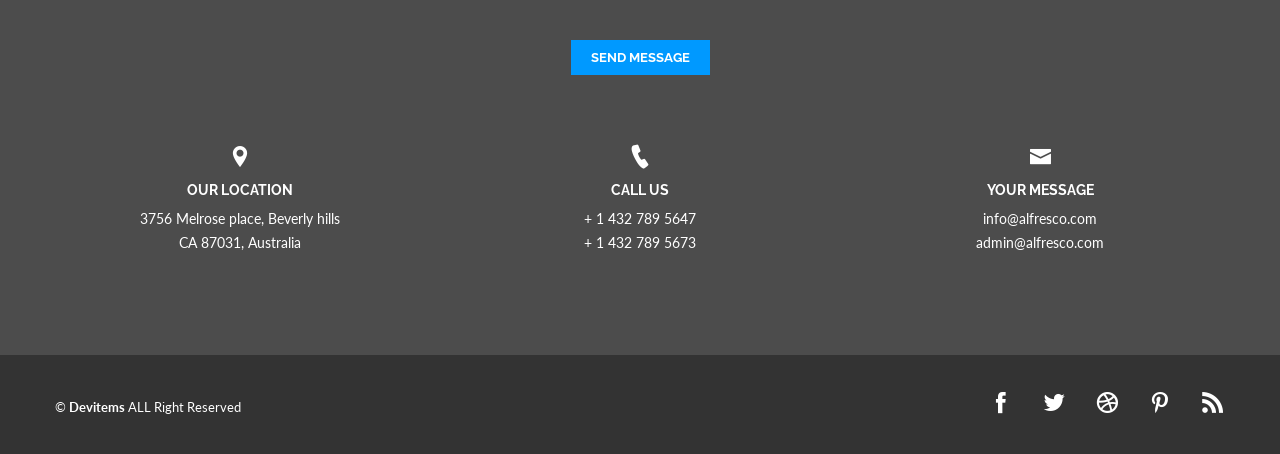
<file: blog-details-right-sidebar.html>
<!doctype html>
<html class="no-js" lang="en">

<head>
    <meta charset="utf-8">
    <meta http-equiv="x-ua-compatible" content="ie=edge">
    <title>Blog Details Right Sidebar - Corpex </title>
    <meta name="description" content="">
    <meta name="viewport" content="width=device-width, initial-scale=1">
    <!-- favicon -->
    <link rel='shortcut icon' type='image/x-icon' href='images/logo/favicon.ico' />
    <link rel="apple-touch-icon" href="apple-touch-icon.png">
    <!-- Place favicon.ico in the root directory -->
    <!-- All css files are included here. -->
    <!-- Bootstrap fremwork main css -->
    <link rel="stylesheet" href="css/bootstrap.min.css">
    <!-- This core.css file contents all plugings css file. -->
    <link rel="stylesheet" href="css/core.css">
    <!-- icofont -->
    <link rel="stylesheet" href="css/icofont.css">
    <!-- Theme shortcodes/elements style -->
    <link rel="stylesheet" href="css/shortcode/shortcodes.css">
    <!-- Theme main style -->
    <link rel="stylesheet" href="style.css">
    <!-- Responsive css -->
    <link rel="stylesheet" href="css/responsive.css">
    <!-- User style -->
    <link rel="stylesheet" href="css/custom.css">
    <!-- Modernizr JS -->
    <script src="js/vendor/modernizr-2.8.3.min.js"></script>
</head>

<body>
    <!--[if lt IE 8]>
        <p class="browserupgrade">You are using an <strong>outdated</strong> browser. Please <a href="http://browsehappy.com/">upgrade your browser</a> to improve your experience.</p>
    <![endif]-->  

    <!-- Body main wrapper start -->
    
    <div class="wrapper">
        <!-- Start of header area -->
        <header id="header" class="top-header-area transparent-header headroom headroom--pinned">
            <div class="header-area">
                <div class="container hidden-xs">
                    <div class="row hidden-xs">
                        <div class="col-md-2 col-sm-12">
                            <div class="logo">
                                <a href="index.html"><img src="images/logo/1.png" alt="logo"></a>
                            </div>
                        </div>
                        <div class="col-md-8 col-sm-10">
                            <div class="main-menu-area">
                                <!-- Brand and toggle get grouped for better mobile display -->
                                <div class="navbar-header">
                                    <button type="button" class="navbar-toggle collapsed" data-toggle="collapse" data-target="#bs-example-navbar-collapse-1" aria-expanded="false">
                                        <span class="sr-only">Toggle navigation</span>
                                        <span class="icon-bar"></span>
                                        <span class="icon-bar"></span>
                                        <span class="icon-bar"></span>
                                    </button>
                                </div>    
                                <div class="collapse navbar-collapse text-center primary-menu">
                                    <ul class="nav navbar-nav main-menu clearfix">
                                        <li class="active smoot-menu drop"><a href="index.html">HOME</a>
                                            <ul class="dropdown">
                                                <li><a href="index-animation-text.html">animation text</a></li>   
                                                <li><a href="index-animation-text-2.html">animation text 2</a></li>
                                                <li><a href="index-fixed-img.html">fixed img slider</a></li>
                                                <li><a href="index-parallax.html">parallax bg</a></li>
                                                <li><a href="index-youtube-video-bg.html">youtube vedio bg</a></li>
                                                <li><a href="index-youtube-video-bg-overlay.html">youtube vedio bg overlay</a></li>
                                            </ul>
                                        </li>
                                        <li class="smoot-menu"><a href="about.html"> ABOUT US</a></li>
                                        <li class="smoot-menu drop"><a href="portfolio.html">PORTFOLIO</a>
                                            <ul class="dropdown">
                                                <li><a href="portfolio-two-column.html">portfolio two column</a></li>
                                                <li><a href="portfolio-three-column.html">portfolio three column</a></li>
                                                <li><a href="portfolio-four-column.html">portfolio four column</a></li>
                                            </ul>
                                        </li>
                                        <li class="smoot-menu drop"><a href="#pages">PAGES </a>
                                            <ul class="dropdown">
                                                <li><a href="about.html">about us</a></li>
                                                <li class="drop"><a href="portfolio.html">portfolio</a>
                                                    <ul class="dropdown level2">
                                                        <li><a href="portfolio-two-column.html">portfolio two column</a></li>
                                                        <li><a href="portfolio-three-column.html">portfolio three column</a></li>
                                                        <li><a href="portfolio-four-column.html">portfolio four column</a></li>
                                                    </ul>
                                                </li>
                                                <li class="drop"><a href="blog-details.html">blog </a>
                                                    <ul class="dropdown level2">
                                                        <li><a href="blog-details-both-sidebar.html">blog details both sidebar</a></li>
                                                        <li><a href="blog-details-full-width.html">blog details full width</a></li>
                                                        <li><a href="blog-details-left-sidebar.html">blog details left sidebar</a></li>
                                                        <li><a href="blog-details-right-sidebar.html">blog details right sidebar</a></li>
                                                        <li><a href="blog-four-column.html">blog four column</a></li>
                                                        <li><a href="blog-three-column.html">blog three column</a></li>
                                                        <li><a href="blog-two-column.html">blog two column</a></li>
                                                    </ul>
                                                </li>
                                                <li><a href="our-team.html">our team</a></li>
                                                <li><a href="service.html">our service</a></li>
                                                <li><a href="contact-2.html">contact 2</a></li>
                                            </ul>
                                        </li>
                                        <li class="smoot-menu drop"><a href="blog-grid.html">BLOG</a>
                                            <ul class="dropdown">
                                                <li><a href="blog-four-column.html">blog four column</a></li>
                                                <li><a href="blog-three-column.html">blog three column</a></li>
                                                <li><a href="blog-two-column.html">blog two column</a></li>
                                            </ul>
                                        </li>
                                        <li class="smoot-menu"><a href="contact.html">CONTACT</a></li>
                                    </ul>
                                </div>
                            </div>
                        </div>
                        <div class="col-md-2 col-sm-2">
                            <div class="header-search mt-30">
                                <form  class="form-search f-right" action="#">
                                    <input  placeholder="Search..." type="text">
                                    <button class="search-submit" type="submit">
                                        <i class="fa fa-search"></i>
                                    </button>
                                </form>
                            </div>
                        </div>
                    </div>
                </div>
                <!-- mobile-menu-area start -->
                <div class="mobile-menu-area hidden-md hidden-lg hidden-sm">
                    <div class="fluid-container">
                        <div class="mobile-menu clearfix">
                            <nav id="mobile_dropdown">
                                <ul>
                                    <li><a href="index.html">Home</a>
                                        <ul>
                                            <li><a href="index-animation-text-2.html">animation text 2</a></li>
                                            <li><a href="index-animation-text.html">animation text</a></li>
                                            <li><a href="index-fixed-img.html">fixed img</a></li>
                                            <li><a href="index-parallax.html">parallax</a></li>
                                            <li><a href="index-youtube-video-bg-overlay.html">youtube video bg overlay</a></li>
                                            <li><a href="index-youtube-video-bg.html">youtube video bg</a></li>
                                        </ul>
                                    </li>
                                    <li><a href="blog-details.html">blog</a>
                                        <ul>
                                            <li><a href="blog-grid.html">blog grid</a>
                                                <ul>
                                                    <li><a href="blog-four-column.html">blog four column</a></li>
                                                    <li><a href="blog-three-column.html">blog three column</a></li>
                                                    <li><a href="blog-two-column.html">blog two column</a></li>
                                                </ul>
                                            </li>
                                            <li><a href="blog-details.html">blog details</a>
                                                <ul>
                                                    <li><a href="blog-details-both-sidebar.html">blog details both sidebar</a></li>
                                                    <li><a href="blog-details-full-width.html">blog details full width</a></li>
                                                    <li><a href="blog-details-left-sidebar.html">blog details left sidebar</a></li>
                                                    <li><a href="blog-details-right-sidebar.html">blog details right sidebar</a></li>
                                                </ul>
                                            </li>
                                        </ul>
                                    </li>
                                    <li><a href="#">Pages</a>
                                        <ul>
                                            <li><a href="about.html">ABOUT US</a></li>
                                            <li><a href="portfolio.html">PORTFOLIO</a></li>
                                            <li><a href="blog-grid.html">blog grid</a></li>
                                            <li><a href="blog-details.html">BLOG details</a></li>
                                            <li><a href="contact.html">CONTACT</a></li>
                                            <li><a href="contact-2.html">contact 2</a></li>
                                            <li><a href="about.html">about</a></li>
                                            <li><a href="service.html">service</a></li>
                                        </ul>
                                    </li>
                                    <li><a href="portfolio.html">Portfolio</a>
                                        <ul>
                                            <li><a href="portfolio-two-column.html">2 Columns</a></li>
                                            <li><a href="portfolio-three-column.html">3 Columns</a></li>
                                            <li><a href="portfolio-four-column.html">4 Columns</a></li>
                                            <li><a href="portfolio.html">portfolio</a></li>
                                        </ul>                                   
                                    </li>
                                    <li><a href="contact.html">Contact</a>
                                        <ul>
                                            <li><a href="contact-2.html">contact 2</a></li>
                                        </ul>
                                    </li>
                                </ul>
                            </nav>
                        </div>  
                    </div>
                </div>
                <!-- mobile-menu-area end --> 
            </div>
        </header>
        <!-- End of header area -->
        <!-- Start Bradcaump area -->
        <div class="cx-bradcaump-area sbg-4" data-black-overlay="5">
            <div class="container">
                <div class="row">
                    <div class="col-xs-12">
                        <div class="bradcaump-wrap text-center">
                            <h2 class="bradcaump-title">BLOG DETAILS</h2>
                            <nav class="bradcaump-inner">
                              <a class="breadcrumb-item" href="index.html">Home</a>
                              <span class="brd-separetor">/</span>
                              <span class="breadcrumb-item active">BLOG DETAILS</span>
                            </nav>
                        </div>
                    </div>
                </div>
            </div>
        </div>
        <!-- End Bradcaump area -->
        <section class="our-blog-detail-area ptb-100">
           <div class="container">
               <div class="row">
                    <!-- Start left side -->
                   <div class="col-md-8 col-lg-8 col-sm-8 col-xs-12">
                       <div class="blog-detailes-inner">
                           <div class="cx-blog-thumb">
                               <img src="images/blog/lg/1.jpg" alt=" blog image">
                           </div>
                           <div class="cx-blog-title">
                               <h2>We have replaced by new design</h2>
                           </div>
                            <div class="cx-blogdeatils-meta">
                                <span class="cx-blog-date">feb 17, 2016</span>
                                <div class="cx-blog-meta">
                                   <ul>
                                        <li><a href="#"><i class="icofont icofont-like"></i>35 likes</a></li>
                                        <li><a href="#"><i class="icofont icofont-comment"></i>42 comments</a></li>
                                    </ul> 
                                </div>
                            </div>
                            <div class="cx-blog-info">
                                <p>Contrary to popular belief, Lorem Ipsum is not simply random text. It has roots in a piece of classical Latin literature from 45 BC, making it over 2000 years old. Richard McClintock, a Latin professor at Hampden-Sydney College in Virginia, looked up one of the more obscure Latin words, consectetur.</p>
                                <p>From a Lorem Ipsum passage, and going through the cites of the word in classical literature, discovered the undoubtable source. Lorem Ipsum comes from sections 1.10.32 and 1.10.33 of "de Finibus Bonorum et Malorum"</p>
                                <blockquote>Lorem Ipsum is not simply random text. It has roots in a piece of classical Latin literature from 45 BC, making it over 2000 years old. Richard McClintock, a Latin professor at Hampden-Sydney College in Virginia.professor at Hampden-Sydney College in</blockquote>
                                <p>Contrary to popular belief, Lorem Ipsum is not simply random text. It has roots in a piece of classical Latin literature from 45 BC, making it over 2000 years old. Richard McClintock, a Latin professor at Hampden-Sydney College Latin professor at Hampden-Sydney College</p>
                            </div>
                            <div class="tagandshare">
                                <div class="tages xsmb-10"><span class="meta-title">Tages: </span> 
                                    <ul class="cx-blog-tags">
                                        <li><a href="#">Design</a></li>
                                        <li><a href="#">Photoshop</a></li>
                                        <li><a href="#">Web Design</a></li>
                                    </ul>
                                </div>
                                <div class="cx-blog-share">
                                    <div class="tages"><span class="meta-title">Share: </span> 
                                        <ul>
                                            <li>
                                                <a href="#">
                                                    <i class="icofont icofont-social-facebook"></i>
                                                </a>
                                            </li>
                                            <li>
                                                <a href="#">
                                                    <i class="icofont icofont-social-linkedin"></i>
                                                </a>
                                            </li>
                                            <li>
                                                <a href="#">
                                                    <i class="icofont icofont-social-twitter"></i>
                                                </a>
                                            </li>
                                            <li>
                                                <a href="#">
                                                    <i class="icofont icofont-social-google-plus"></i>
                                                </a>
                                            </li>
                                        </ul>
                                    </div>
                                </div>
                            </div>
                            <!-- start comment area -->
                            <div class="our-comments-area pt-100">
                                <div class="row">
                                    <div class="col-md-12">
                                        <div class="section-title cx-small-title text-left">
                                            <h2 class="title-line">comments</h2>
                                        </div>
                                    </div>
                                </div>
                                <div class="single-comments clearfix">
                                    <div class="comment-img">
                                        <img src="images/cmnt/1.jpg" alt="">
                                    </div>
                                    <div class="comment-text">
                                        <div class="author-inf0">
                                            <h4><a href="#">M S Newas</a></h4>
                                            <span class="comnt-time">july 15, 2016 at 2:39 am</span>
                                        </div>
                                        <p>random text. It has roots in a piece of classical Latin literature from 45 BC, making it<br> over 2000 years old.</p>
                                        <span class="reply">
                                        <a href="#"><i class="icofont icofont-reply"></i><span>Reply</span></a>
                                        </span>
                                    </div>
                                </div>
                                <div class="single-comments clearfix comment-level-2">
                                    <div class="comment-img">
                                        <img src="images/cmnt/2.jpg" alt="">
                                    </div>
                                    <div class="comment-text">
                                        <div class="author-inf0">
                                            <h4><a href="#">M S Newas</a></h4>
                                            <span class="comnt-time">july 15, 2016 at 2:39 am</span>
                                        </div>
                                        <p>random text. It has roots in a piece of classical Latin literature from 45 BC, making it<br> over 2000 years old.</p>
                                        <span class="reply">
                                        <a href="#"><i class="icofont icofont-reply"></i><span>Reply</span></a>
                                        </span>
                                    </div>
                                </div>
                                <div class="single-comments clearfix">
                                    <div class="comment-img">
                                        <img src="images/cmnt/3.jpg" alt="">
                                    </div>
                                    <div class="comment-text">
                                        <div class="author-inf0">
                                            <h4><a href="#">M S Newas</a></h4>
                                            <span class="comnt-time">july 15, 2016 at 2:39 am</span>
                                        </div>
                                        <p>random text. It has roots in a piece of classical Latin literature from 45 BC, making it<br> over 2000 years old.</p>
                                        <span class="reply">
                                        <a href="#"><i class="icofont icofont-reply"></i><span>Reply</span></a>
                                        </span>
                                    </div>
                                </div>
                            </div>
                           <!-- End comment area -->
                           <!-- start add account  area -->
                            <div class="add-comment-area pt-100">
                                <div class="section-title cx-small-title text-left">
                                    <h2 class="title-line">ADD A COMMENT</h2>
                                </div>
                                <div class="row">
                                   <div class="cx-contact-form add-account">
                                       <form action="#">
                                            <div class="cx-input-group clearfix mb-40">
                                                <div class="single-cmnt-input name one-half left xsmb-30">
                                                    <input type="text" placeholder="Name">
                                                </div>
                                                <div class="single-cmnt-input email one-half right">
                                                    <input type="email" placeholder="Email">
                                                </div>
                                            </div>
                                            <div class="single-cmnt-input comment mb-50 xsmb-30">
                                                <textarea placeholder="comment"></textarea>
                                            </div>
                                            <div class="single-cmnt-input text-left xs-text-center xsmb-30">
                                                <input type="submit" value="submit" class="cx-btn">
                                            </div>
                                       </form>
                                   </div>
                                </div>
                            </div>   
                           <!-- End add account  area -->
                       </div>
                   </div>
                   <!-- End left side -->
                   <!-- Start Right side -->
                   <div class="col-md-4 col-lg-4 col-sm-4 col-xs-12">
                       <aside>
                           <div class="cx-widget about-widget">
                               <div class="cx-widget-title">
                                   <h2>ABOUT THE BLOG</h2>
                               </div>
                               <div class="cx-widget-body">
                                   <p>Lorem Ipsum is not simply random text. It has roots in a piece of classical Latin literature from 45 BC, making it over 2000 years old. Richard McClintock,making it over 2000 years old. Richard McClintock.</p>
                               </div>
                           </div>
                           <div class="cx-widget category-widget">
                               <div class="cx-widget-title">
                                   <h2>CATAGORIES</h2>
                               </div>
                               <div class="cx-widget-body">
                                   <ul>
                                       <li><a href="#">Business (22)</a></li>
                                       <li><a href="#">Corporate (17)</a></li>
                                       <li><a href="#">Creative (14)</a></li>
                                       <li><a href="#">Design (19)</a></li>
                                       <li><a href="#">Development (13)</a></li>
                                       <li><a href="#">Technology (12)</a></li>
                                   </ul>
                               </div>
                           </div>
                           <div class="cx-widget tags-widget">
                               <div class="cx-widget-title">
                                   <h2>Tages</h2>
                               </div>
                               <div class="cx-widget-body">
                                   <a href="#">Corporate</a>
                                   <a href="#">html</a>
                                   <a href="#">php</a>
                                   <a href="#">Corporate</a>
                                   <a href="#">creative</a>
                                   <a href="#">html</a>
                                   <a href="#">php</a>
                                   <a href="#">Corporate</a>
                                   <a href="#">creative</a>
                               </div>
                           </div>
                           <div class="cx-widget latest-blog-widget">
                               <div class="cx-widget-title">
                                   <h2>LATEST BLOG</h2>
                               </div>
                               <div class="cx-widget-body">
                                   <div class="single-lbw clearfix">
                                       <div class="lbw-thump">
                                           <img src="images/blog/latest/1.jpg" alt="img">
                                       </div>
                                       <div class="lgw-info">
                                           <p><a href="#">random text. It has roots in a of classical Latin literature </a></p>
                                           <span class="cx-date"><i class="icofont icofont-calendar"></i>july 15, 2016</span>
                                       </div>
                                   </div>
                                   <div class="single-lbw clearfix">
                                       <div class="lbw-thump">
                                           <img src="images/blog/latest/2.jpg" alt="img">
                                       </div>
                                       <div class="lgw-info">
                                           <p><a href="#">random text. It has roots in a of classical Latin literature </a></p>
                                           <span class="cx-date"><i class="icofont icofont-calendar"></i>july 15, 2016</span>
                                       </div>
                                   </div>
                                   <div class="single-lbw clearfix">
                                       <div class="lbw-thump">
                                           <img src="images/blog/latest/3.jpg" alt="img">
                                       </div>
                                       <div class="lgw-info">
                                           <p><a href="#">random text. It has roots in a of classical Latin literature </a></p>
                                           <span class="cx-date"><i class="icofont icofont-calendar"></i>july 15, 2016</span>
                                       </div>
                                   </div>
                               </div>
                           </div>
                       </aside>
                   </div>
                   <!-- End right side -->
               </div>
           </div>
        </section>
        <!-- start contact  Area  -->
        <!-- start contact  Area  -->
        <div class="our-contact-area cx-section ptb-100 bg-6" data-black-overlay="7">
            <div class="container">
                <div class="row mb-40">
                    <div class="col-md-12">
                        <div class="section-title text-center">
                            <h2 class="title-line">CONTACT US</h2>
                            <p>Lorem ipsum dolor sit amet, no mollis regione accusamus qui. Legere voluptua mei an, possim aliquid utroque et ius, molestie maksu rez id sea. </p>
                        </div>
                    </div>
                </div>
                <div class="row">
                    <div class="col-md-8 col-md-offset-2">
                       <div class="cx-contact-form">
                           <form action="#">
                                <div class="cx-input-group clearfix">
                                    <div class="single-input name one-half left">
                                        <input type="text" placeholder="Name">
                                    </div>
                                    <div class="single-input email one-half right">
                                        <input type="email" placeholder="Email">
                                    </div>
                                </div>
                                <div class="single-input message">
                                    <textarea placeholder="Message"></textarea>
                                </div>
                                <div class="single-input text-center">
                                    <input type="submit" value="Send Message" class="cx-btn">
                                </div>
                           </form>
                       </div>
                    </div>
                </div>
                <div class="row">
                    <div class="cx-address-wrap clearfix mt-20">
                        <div class="col-md-4 col-sm-4 col-lg-4 col-xs-12">
                            <div class="single-address text-center">
                                <i class="icofont icofont-location-pin"></i>
                                <h4>our location</h4>
                                <p>3756 Melrose place, Beverly hills <br> CA 87031, Australia</p>
                            </div>
                        </div>
                        <div class="col-md-4 col-sm-4 col-lg-4 col-xs-12">
                            <div class="single-address text-center">
                                <i class="icofont icofont-ui-call"></i>
                                <h4>Call Us</h4>
                                <p><a href="tel:14327895647">+ 1 432 789 5647</a></p>
                                <p><a href="tel:14327895673">+ 1 432 789 5673</a></p>
                            </div>
                        </div>
                        <div class="col-md-4 col-sm-4 col-lg-4 col-xs-12">
                            <div class="single-address text-center">
                                <i class="icofont icofont-envelope"></i>
                                <h4>Your Message</h4>
                                <p><a href="mailto:info@alfresco.com">info@alfresco.com</a></p>
                                <p><a href="mailto:admin@alfresco.com">admin@alfresco.com</a></p>
                            </div>
                        </div>
                    </div>
                </div>
            </div>
        </div>
        <!-- End contact  Area  -->
        <!-- Start footer area -->
        <footer id="footer" class="footer-area">
            <div class="container">
                <div class="row">
                    <div class="col-md-6 col-lg-6 col-sm-6 col-xs-12">
                        <div class="copyright text-left xstext-center"><p> &copy; <a href="#">Devitems</a> ALL Right Reserved</p></div>
                    </div>
                    <div class="col-md-6 col-lg-6 col-sm-6 col-xs-12">
                        <div class="social-share text-right xstext-center">
                            <ul>
                                <li><a href="#"><i class="icofont icofont-social-facebook"></i></a></li>
                                <li><a href="#"><i class="icofont icofont-social-twitter"></i></a></li>
                                <li><a href="#"><i class="icofont icofont-social-dribble"></i></a></li>
                                <li><a href="#"><i class="icofont icofont-social-pinterest"></i></a></li>
                                <li><a href="#"><i class="icofont icofont-social-rss"></i></a></li>
                            </ul>
                        </div>
                    </div>
                </div>
            </div>
        </footer>
        <!-- End footer area -->
    </div>
    <!-- Body main wrapper end -->
    <!--start back to top -->
    <div class="hidden-xs" id="back-top"><i class="fa fa-angle-up"></i></div>
    <!-- Placed js at the end of the document so the pages load faster -->
    <!-- jquery latest version -->
    <script src="js/vendor/jquery-1.12.1.min.js"></script>
    <!-- Bootstrap framework js -->
    <script src="js/bootstrap.min.js"></script>
    <!-- All js plugins included in this file. -->
    <script src="js/plugins.js"></script>
    <!-- owl carousel js -->
    <script src="js/owl.carousel.min.js"></script>
    <!-- headroom js -->
    <script src="js/headroom.js"></script>
    <script src="js/jQuery.headroom.js"></script>
    <!-- waypoints js -->
    <script src="js/waypoints.min.js"></script>
    <!-- Main js file that contents all jQuery plugins activation. -->
    <script src="js/main.js"></script>
</body>

</html>
</file>
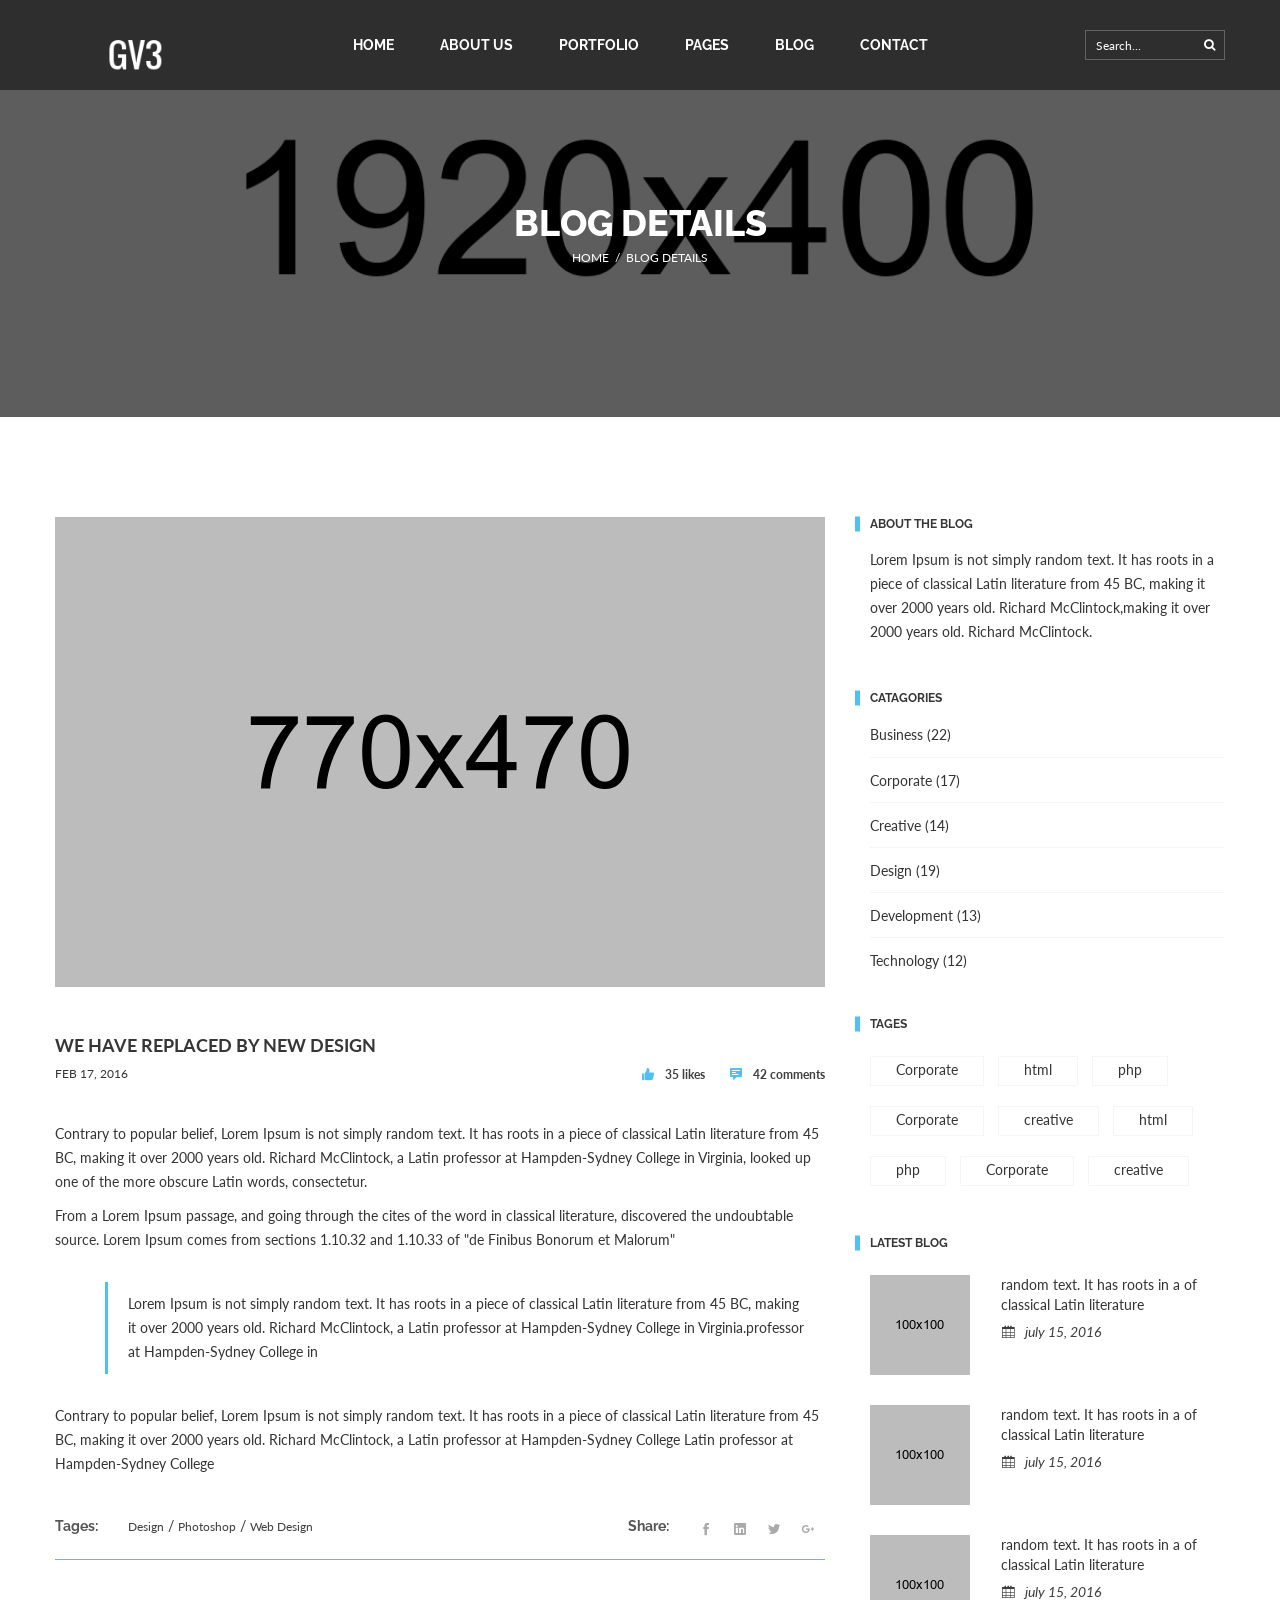
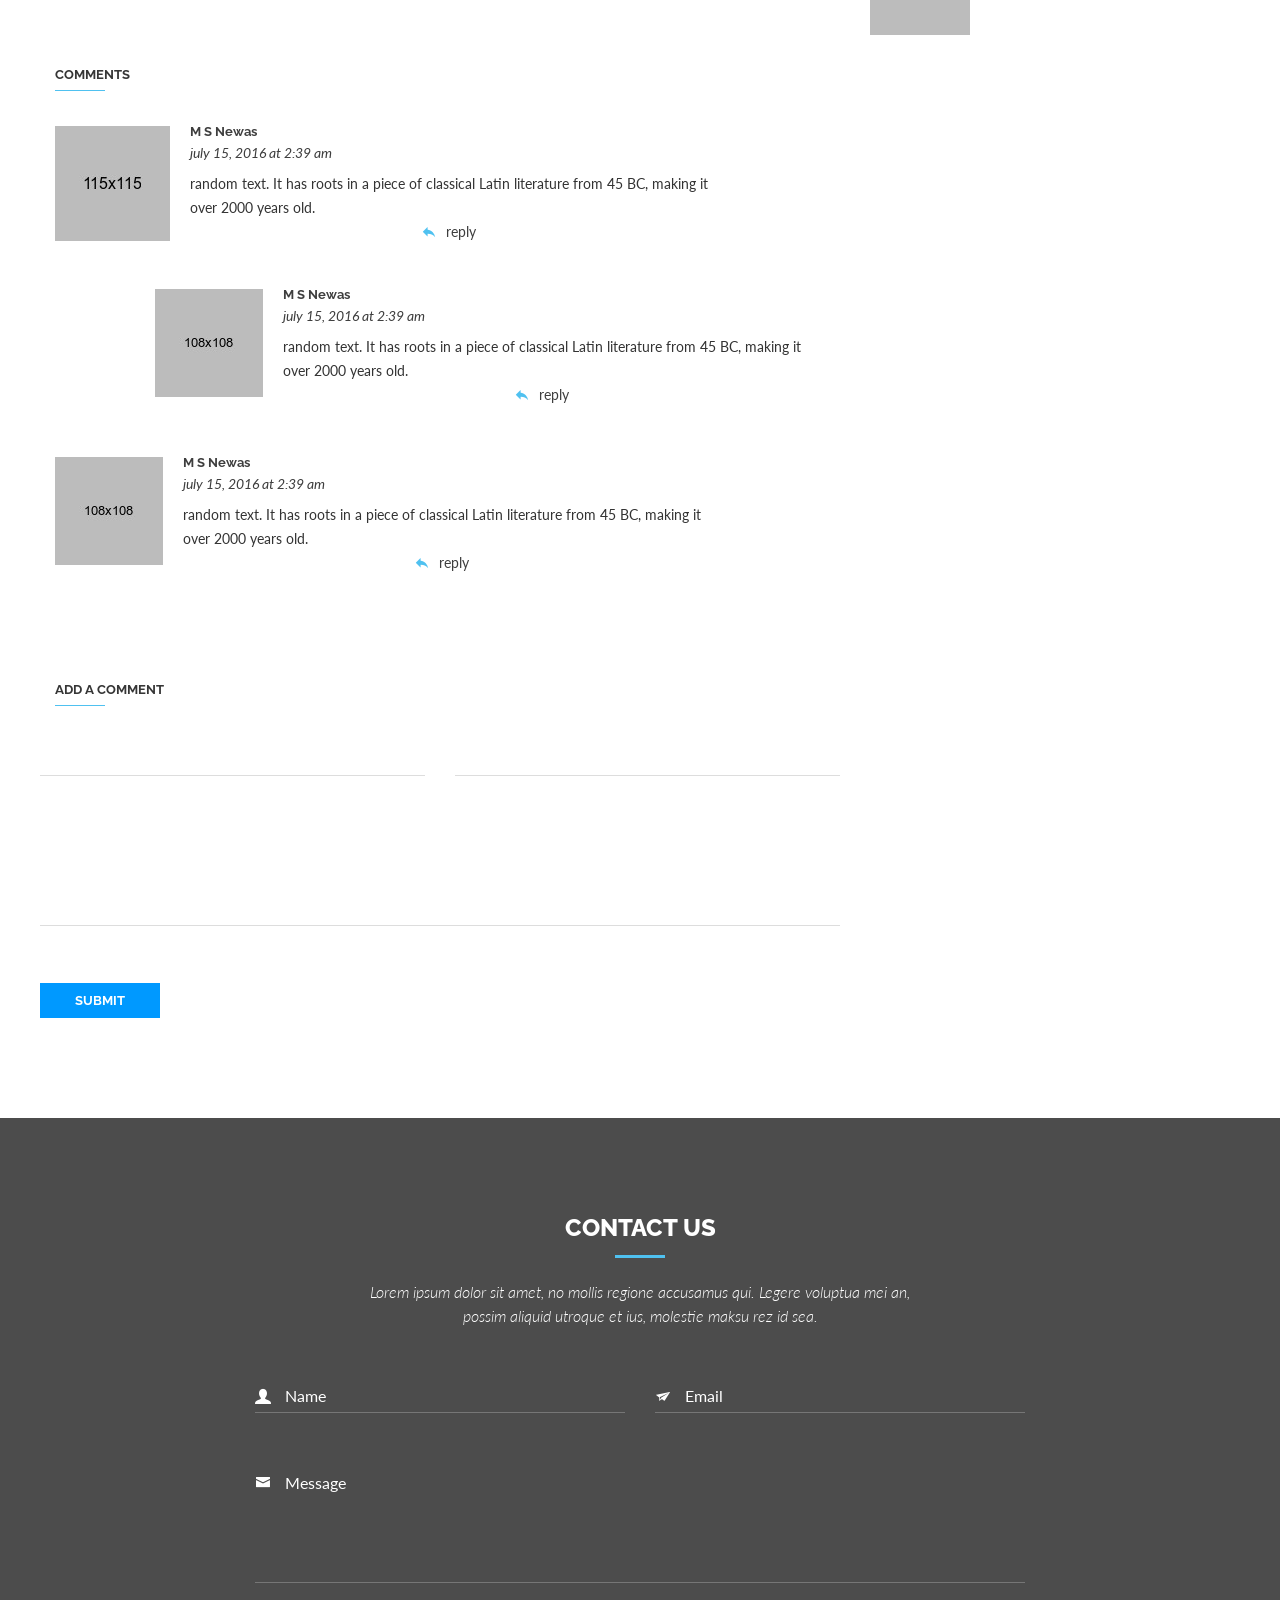
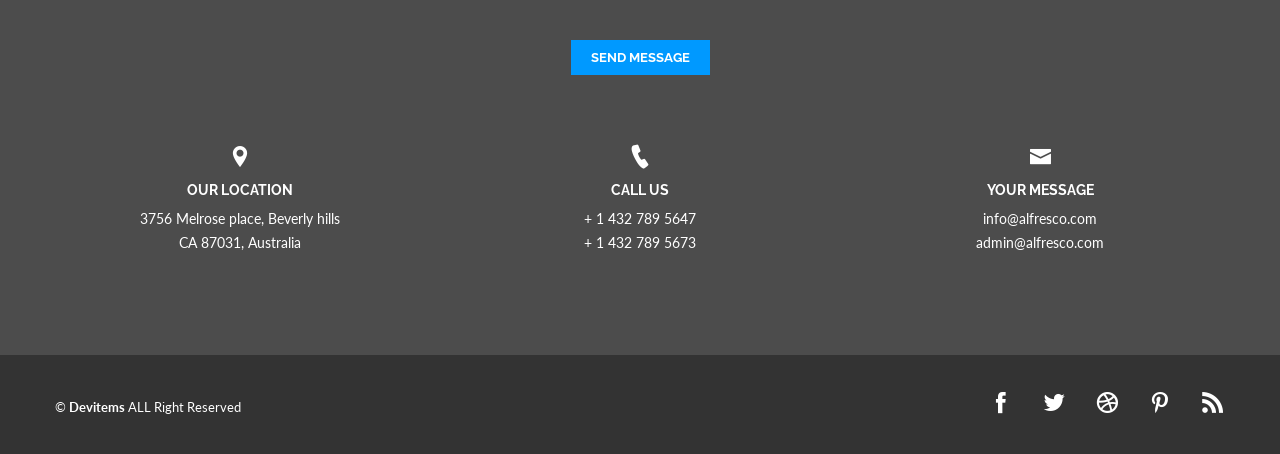
<file: blog-details.html>
<!doctype html>
<html class="no-js" lang="en">

<head>
    <meta charset="utf-8">
    <meta http-equiv="x-ua-compatible" content="ie=edge">
    <title>Blog Details - Corpex </title>
    <meta name="description" content="">
    <meta name="viewport" content="width=device-width, initial-scale=1">
    <!-- favicon -->
    <link rel='shortcut icon' type='image/x-icon' href='images/logo/favicon.ico' />
    <link rel="apple-touch-icon" href="apple-touch-icon.png">
    <!-- Place favicon.ico in the root directory -->
    <!-- All css files are included here. -->
    <!-- Bootstrap fremwork main css -->
    <link rel="stylesheet" href="css/bootstrap.min.css">
    <!-- This core.css file contents all plugings css file. -->
    <link rel="stylesheet" href="css/core.css">
    <!-- icofont -->
    <link rel="stylesheet" href="css/icofont.css">
    <!-- Theme shortcodes/elements style -->
    <link rel="stylesheet" href="css/shortcode/shortcodes.css">
    <!-- Theme main style -->
    <link rel="stylesheet" href="style.css">
    <!-- Responsive css -->
    <link rel="stylesheet" href="css/responsive.css">
    <!-- User style -->
    <link rel="stylesheet" href="css/custom.css">
    <!-- Modernizr JS -->
    <script src="js/vendor/modernizr-2.8.3.min.js"></script>
</head>

<body>
    <!--[if lt IE 8]>
        <p class="browserupgrade">You are using an <strong>outdated</strong> browser. Please <a href="http://browsehappy.com/">upgrade your browser</a> to improve your experience.</p>
    <![endif]-->  

    <!-- Body main wrapper start -->
    
    <div class="wrapper">
        <!-- Start of header area -->
        <header id="header" class="top-header-area transparent-header headroom headroom--pinned">
            <div class="header-area">
                <div class="container hidden-xs">
                    <div class="row hidden-xs">
                        <div class="col-md-2 col-sm-12">
                            <div class="logo">
                                <a href="index.html"><img src="images/logo/1.png" alt="logo"></a>
                            </div>
                        </div>
                        <div class="col-md-8 col-sm-10">
                            <div class="main-menu-area">
                                <!-- Brand and toggle get grouped for better mobile display -->
                                <div class="navbar-header">
                                    <button type="button" class="navbar-toggle collapsed" data-toggle="collapse" data-target="#bs-example-navbar-collapse-1" aria-expanded="false">
                                        <span class="sr-only">Toggle navigation</span>
                                        <span class="icon-bar"></span>
                                        <span class="icon-bar"></span>
                                        <span class="icon-bar"></span>
                                    </button>
                                </div>    
                                <div class="collapse navbar-collapse text-center primary-menu">
                                    <ul class="nav navbar-nav main-menu clearfix">
                                        <li class="active smoot-menu drop"><a href="index.html">HOME</a>
                                            <ul class="dropdown">
                                                <li><a href="index-animation-text.html">animation text</a></li>   
                                                <li><a href="index-animation-text-2.html">animation text 2</a></li>
                                                <li><a href="index-fixed-img.html">fixed img slider</a></li>
                                                <li><a href="index-parallax.html">parallax bg</a></li>
                                                <li><a href="index-youtube-video-bg.html">youtube vedio bg</a></li>
                                                <li><a href="index-youtube-video-bg-overlay.html">youtube vedio bg overlay</a></li>
                                            </ul>
                                        </li>
                                        <li class="smoot-menu"><a href="about.html"> ABOUT US</a></li>
                                        <li class="smoot-menu drop"><a href="portfolio.html">PORTFOLIO</a>
                                            <ul class="dropdown">
                                                <li><a href="portfolio-two-column.html">portfolio two column</a></li>
                                                <li><a href="portfolio-three-column.html">portfolio three column</a></li>
                                                <li><a href="portfolio-four-column.html">portfolio four column</a></li>
                                            </ul>
                                        </li>
                                        <li class="smoot-menu drop"><a href="#pages">PAGES </a>
                                            <ul class="dropdown">
                                                <li><a href="about.html">about us</a></li>
                                                <li class="drop"><a href="portfolio.html">portfolio</a>
                                                    <ul class="dropdown level2">
                                                        <li><a href="portfolio-two-column.html">portfolio two column</a></li>
                                                        <li><a href="portfolio-three-column.html">portfolio three column</a></li>
                                                        <li><a href="portfolio-four-column.html">portfolio four column</a></li>
                                                    </ul>
                                                </li>
                                                <li class="drop"><a href="blog-details.html">blog </a>
                                                    <ul class="dropdown level2">
                                                        <li><a href="blog-details-both-sidebar.html">blog details both sidebar</a></li>
                                                        <li><a href="blog-details-full-width.html">blog details full width</a></li>
                                                        <li><a href="blog-details-left-sidebar.html">blog details left sidebar</a></li>
                                                        <li><a href="blog-details-right-sidebar.html">blog details right sidebar</a></li>
                                                        <li><a href="blog-four-column.html">blog four column</a></li>
                                                        <li><a href="blog-three-column.html">blog three column</a></li>
                                                        <li><a href="blog-two-column.html">blog two column</a></li>
                                                    </ul>
                                                </li>
                                                <li><a href="our-team.html">our team</a></li>
                                                <li><a href="service.html">our service</a></li>
                                                <li><a href="contact-2.html">contact 2</a></li>
                                            </ul>
                                        </li>
                                        <li class="smoot-menu drop"><a href="blog-grid.html">BLOG</a>
                                            <ul class="dropdown">
                                                <li><a href="blog-four-column.html">blog four column</a></li>
                                                <li><a href="blog-three-column.html">blog three column</a></li>
                                                <li><a href="blog-two-column.html">blog two column</a></li>
                                            </ul>
                                        </li>
                                        <li class="smoot-menu"><a href="contact.html">CONTACT</a></li>
                                    </ul>
                                </div>
                            </div>
                        </div>
                        <div class="col-md-2 col-sm-2">
                            <div class="header-search mt-30">
                                <form  class="form-search f-right" action="#">
                                    <input  placeholder="Search..." type="text">
                                    <button class="search-submit" type="submit">
                                        <i class="fa fa-search"></i>
                                    </button>
                                </form>
                            </div>
                        </div>
                    </div>
                </div>
                <!-- mobile-menu-area start -->
                <div class="mobile-menu-area hidden-md hidden-lg hidden-sm">
                    <div class="fluid-container">
                        <div class="mobile-menu clearfix">
                            <nav id="mobile_dropdown">
                                <ul>
                                    <li><a href="index.html">Home</a>
                                        <ul>
                                            <li><a href="index-animation-text-2.html">animation text 2</a></li>
                                            <li><a href="index-animation-text.html">animation text</a></li>
                                            <li><a href="index-fixed-img.html">fixed img</a></li>
                                            <li><a href="index-parallax.html">parallax</a></li>
                                            <li><a href="index-youtube-video-bg-overlay.html">youtube video bg overlay</a></li>
                                            <li><a href="index-youtube-video-bg.html">youtube video bg</a></li>
                                        </ul>
                                    </li>
                                    <li><a href="blog-details.html">blog</a>
                                        <ul>
                                            <li><a href="blog-grid.html">blog grid</a>
                                                <ul>
                                                    <li><a href="blog-four-column.html">blog four column</a></li>
                                                    <li><a href="blog-three-column.html">blog three column</a></li>
                                                    <li><a href="blog-two-column.html">blog two column</a></li>
                                                </ul>
                                            </li>
                                            <li><a href="blog-details.html">blog details</a>
                                                <ul>
                                                    <li><a href="blog-details-both-sidebar.html">blog details both sidebar</a></li>
                                                    <li><a href="blog-details-full-width.html">blog details full width</a></li>
                                                    <li><a href="blog-details-left-sidebar.html">blog details left sidebar</a></li>
                                                    <li><a href="blog-details-right-sidebar.html">blog details right sidebar</a></li>
                                                </ul>
                                            </li>
                                        </ul>
                                    </li>
                                    <li><a href="#">Pages</a>
                                        <ul>
                                            <li><a href="about.html">ABOUT US</a></li>
                                            <li><a href="portfolio.html">PORTFOLIO</a></li>
                                            <li><a href="blog-grid.html">blog grid</a></li>
                                            <li><a href="blog-details.html">BLOG details</a></li>
                                            <li><a href="contact.html">CONTACT</a></li>
                                            <li><a href="contact-2.html">contact 2</a></li>
                                            <li><a href="about.html">about</a></li>
                                            <li><a href="service.html">service</a></li>
                                        </ul>
                                    </li>
                                    <li><a href="portfolio.html">Portfolio</a>
                                        <ul>
                                            <li><a href="portfolio-two-column.html">2 Columns</a></li>
                                            <li><a href="portfolio-three-column.html">3 Columns</a></li>
                                            <li><a href="portfolio-four-column.html">4 Columns</a></li>
                                            <li><a href="portfolio.html">portfolio</a></li>
                                        </ul>                                   
                                    </li>
                                    <li><a href="contact.html">Contact</a>
                                        <ul>
                                            <li><a href="contact-2.html">contact 2</a></li>
                                        </ul>
                                    </li>
                                </ul>
                            </nav>
                        </div>  
                    </div>
                </div>
                <!-- mobile-menu-area end --> 
            </div>
        </header>
        <!-- End of header area -->
        <!-- Start Bradcaump area -->
        <div class="cx-bradcaump-area sbg-4" data-black-overlay="5">
            <div class="container">
                <div class="row">
                    <div class="col-xs-12">
                        <div class="bradcaump-wrap text-center">
                            <h2 class="bradcaump-title">BLOG DETAILS</h2>
                            <nav class="bradcaump-inner">
                              <a class="breadcrumb-item" href="index.html">Home</a>
                              <span class="brd-separetor">/</span>
                              <span class="breadcrumb-item active">BLOG DETAILS</span>
                            </nav>
                        </div>
                    </div>
                </div>
            </div>
        </div>
        <!-- End Bradcaump area -->
        <section class="our-blog-detail-area ptb-100">
           <div class="container">
               <div class="row">
                    <!-- Start left side -->
                   <div class="col-md-8 col-lg-8 col-sm-8 col-xs-12">
                       <div class="blog-detailes-inner">
                           <div class="cx-blog-thumb">
                               <img src="images/blog/lg/1.jpg" alt=" blog image">
                           </div>
                           <div class="cx-blog-title">
                               <h2>We have replaced by new design</h2>
                           </div>
                            <div class="cx-blogdeatils-meta">
                                <span class="cx-blog-date">feb 17, 2016</span>
                                <div class="cx-blog-meta">
                                   <ul>
                                        <li><a href="#"><i class="icofont icofont-like"></i>35 likes</a></li>
                                        <li><a href="#"><i class="icofont icofont-comment"></i>42 comments</a></li>
                                    </ul> 
                                </div>
                            </div>
                            <div class="cx-blog-info">
                                <p>Contrary to popular belief, Lorem Ipsum is not simply random text. It has roots in a piece of classical Latin literature from 45 BC, making it over 2000 years old. Richard McClintock, a Latin professor at Hampden-Sydney College in Virginia, looked up one of the more obscure Latin words, consectetur.</p>
                                <p>From a Lorem Ipsum passage, and going through the cites of the word in classical literature, discovered the undoubtable source. Lorem Ipsum comes from sections 1.10.32 and 1.10.33 of "de Finibus Bonorum et Malorum"</p>
                                <blockquote>Lorem Ipsum is not simply random text. It has roots in a piece of classical Latin literature from 45 BC, making it over 2000 years old. Richard McClintock, a Latin professor at Hampden-Sydney College in Virginia.professor at Hampden-Sydney College in</blockquote>
                                <p>Contrary to popular belief, Lorem Ipsum is not simply random text. It has roots in a piece of classical Latin literature from 45 BC, making it over 2000 years old. Richard McClintock, a Latin professor at Hampden-Sydney College Latin professor at Hampden-Sydney College</p>
                            </div>
                            <div class="tagandshare">
                                <div class="tages xsmb-10"><span class="meta-title">Tages: </span> 
                                    <ul class="cx-blog-tags">
                                        <li><a href="#">Design</a></li>
                                        <li><a href="#">Photoshop</a></li>
                                        <li><a href="#">Web Design</a></li>
                                    </ul>
                                </div>
                                <div class="cx-blog-share">
                                    <div class="tages"><span class="meta-title">Share: </span> 
                                        <ul>
                                            <li>
                                                <a href="#">
                                                    <i class="icofont icofont-social-facebook"></i>
                                                </a>
                                            </li>
                                            <li>
                                                <a href="#">
                                                    <i class="icofont icofont-social-linkedin"></i>
                                                </a>
                                            </li>
                                            <li>
                                                <a href="#">
                                                    <i class="icofont icofont-social-twitter"></i>
                                                </a>
                                            </li>
                                            <li>
                                                <a href="#">
                                                    <i class="icofont icofont-social-google-plus"></i>
                                                </a>
                                            </li>
                                        </ul>
                                    </div>
                                </div>
                            </div>
                            <!-- start comment area -->
                            <div class="our-comments-area pt-100">
                                <div class="row">
                                    <div class="col-md-12">
                                        <div class="section-title cx-small-title text-left">
                                            <h2 class="title-line">comments</h2>
                                        </div>
                                    </div>
                                </div>
                                <div class="single-comments clearfix">
                                    <div class="comment-img">
                                        <img src="images/cmnt/1.jpg" alt="">
                                    </div>
                                    <div class="comment-text">
                                        <div class="author-inf0">
                                            <h4><a href="#">M S Newas</a></h4>
                                            <span class="comnt-time">july 15, 2016 at 2:39 am</span>
                                        </div>
                                        <p>random text. It has roots in a piece of classical Latin literature from 45 BC, making it<br> over 2000 years old.</p>
                                        <span class="reply">
                                        <a href="#"><i class="icofont icofont-reply"></i><span>Reply</span></a>
                                        </span>
                                    </div>
                                </div>
                                <div class="single-comments clearfix comment-level-2">
                                    <div class="comment-img">
                                        <img src="images/cmnt/2.jpg" alt="">
                                    </div>
                                    <div class="comment-text">
                                        <div class="author-inf0">
                                            <h4><a href="#">M S Newas</a></h4>
                                            <span class="comnt-time">july 15, 2016 at 2:39 am</span>
                                        </div>
                                        <p>random text. It has roots in a piece of classical Latin literature from 45 BC, making it<br> over 2000 years old.</p>
                                        <span class="reply">
                                        <a href="#"><i class="icofont icofont-reply"></i><span>Reply</span></a>
                                        </span>
                                    </div>
                                </div>
                                <div class="single-comments clearfix">
                                    <div class="comment-img">
                                        <img src="images/cmnt/3.jpg" alt="">
                                    </div>
                                    <div class="comment-text">
                                        <div class="author-inf0">
                                            <h4><a href="#">M S Newas</a></h4>
                                            <span class="comnt-time">july 15, 2016 at 2:39 am</span>
                                        </div>
                                        <p>random text. It has roots in a piece of classical Latin literature from 45 BC, making it<br> over 2000 years old.</p>
                                        <span class="reply">
                                        <a href="#"><i class="icofont icofont-reply"></i><span>Reply</span></a>
                                        </span>
                                    </div>
                                </div>
                            </div>
                           <!-- End comment area -->
                           <!-- start add account  area -->
                            <div class="add-comment-area pt-100">
                                <div class="section-title cx-small-title text-left">
                                    <h2 class="title-line">ADD A COMMENT</h2>
                                </div>
                                <div class="row">
                                   <div class="cx-contact-form add-account">
                                       <form action="#">
                                            <div class="cx-input-group clearfix mb-40">
                                                <div class="single-cmnt-input name one-half left xsmb-30">
                                                    <input type="text" placeholder="Name">
                                                </div>
                                                <div class="single-cmnt-input email one-half right">
                                                    <input type="email" placeholder="Email">
                                                </div>
                                            </div>
                                            <div class="single-cmnt-input comment mb-50 xsmb-30">
                                                <textarea placeholder="comment"></textarea>
                                            </div>
                                            <div class="single-cmnt-input text-left xs-text-center xsmb-30">
                                                <input type="submit" value="submit" class="cx-btn">
                                            </div>
                                       </form>
                                   </div>
                                </div>
                            </div>   
                           <!-- End add account  area -->
                       </div>
                   </div>
                   <!-- End left side -->
                   <!-- Start Right side -->
                   <div class="col-md-4 col-lg-4 col-sm-4 col-xs-12">
                       <aside>
                           <div class="cx-widget about-widget">
                               <div class="cx-widget-title">
                                   <h2>ABOUT THE BLOG</h2>
                               </div>
                               <div class="cx-widget-body">
                                   <p>Lorem Ipsum is not simply random text. It has roots in a piece of classical Latin literature from 45 BC, making it over 2000 years old. Richard McClintock,making it over 2000 years old. Richard McClintock.</p>
                               </div>
                           </div>
                           <div class="cx-widget category-widget">
                               <div class="cx-widget-title">
                                   <h2>CATAGORIES</h2>
                               </div>
                               <div class="cx-widget-body">
                                   <ul>
                                       <li><a href="#">Business (22)</a></li>
                                       <li><a href="#">Corporate (17)</a></li>
                                       <li><a href="#">Creative (14)</a></li>
                                       <li><a href="#">Design (19)</a></li>
                                       <li><a href="#">Development (13)</a></li>
                                       <li><a href="#">Technology (12)</a></li>
                                   </ul>
                               </div>
                           </div>
                           <div class="cx-widget tags-widget">
                               <div class="cx-widget-title">
                                   <h2>Tages</h2>
                               </div>
                               <div class="cx-widget-body">
                                   <a href="#">Corporate</a>
                                   <a href="#">html</a>
                                   <a href="#">php</a>
                                   <a href="#">Corporate</a>
                                   <a href="#">creative</a>
                                   <a href="#">html</a>
                                   <a href="#">php</a>
                                   <a href="#">Corporate</a>
                                   <a href="#">creative</a>
                               </div>
                           </div>
                           <div class="cx-widget latest-blog-widget">
                               <div class="cx-widget-title">
                                   <h2>LATEST BLOG</h2>
                               </div>
                               <div class="cx-widget-body">
                                   <div class="single-lbw clearfix">
                                       <div class="lbw-thump">
                                           <img src="images/blog/latest/1.jpg" alt="img">
                                       </div>
                                       <div class="lgw-info">
                                           <p><a href="#">random text. It has roots in a of classical Latin literature </a></p>
                                           <span class="cx-date"><i class="icofont icofont-calendar"></i>july 15, 2016</span>
                                       </div>
                                   </div>
                                   <div class="single-lbw clearfix">
                                       <div class="lbw-thump">
                                           <img src="images/blog/latest/2.jpg" alt="img">
                                       </div>
                                       <div class="lgw-info">
                                           <p><a href="#">random text. It has roots in a of classical Latin literature </a></p>
                                           <span class="cx-date"><i class="icofont icofont-calendar"></i>july 15, 2016</span>
                                       </div>
                                   </div>
                                   <div class="single-lbw clearfix">
                                       <div class="lbw-thump">
                                           <img src="images/blog/latest/3.jpg" alt="img">
                                       </div>
                                       <div class="lgw-info">
                                           <p><a href="#">random text. It has roots in a of classical Latin literature </a></p>
                                           <span class="cx-date"><i class="icofont icofont-calendar"></i>july 15, 2016</span>
                                       </div>
                                   </div>
                               </div>
                           </div>
                       </aside>
                   </div>
                   <!-- End right side -->
               </div>
           </div>
        </section>
        <!-- start contact  Area  -->
        <!-- start contact  Area  -->
        <div class="our-contact-area cx-section ptb-100 bg-6" data-black-overlay="7">
            <div class="container">
                <div class="row mb-40">
                    <div class="col-md-12">
                        <div class="section-title text-center">
                            <h2 class="title-line">CONTACT US</h2>
                            <p>Lorem ipsum dolor sit amet, no mollis regione accusamus qui. Legere voluptua mei an, possim aliquid utroque et ius, molestie maksu rez id sea. </p>
                        </div>
                    </div>
                </div>
                <div class="row">
                    <div class="col-md-8 col-md-offset-2">
                       <div class="cx-contact-form">
                           <form action="#">
                                <div class="cx-input-group clearfix">
                                    <div class="single-input name one-half left">
                                        <input type="text" placeholder="Name">
                                    </div>
                                    <div class="single-input email one-half right">
                                        <input type="email" placeholder="Email">
                                    </div>
                                </div>
                                <div class="single-input message">
                                    <textarea placeholder="Message"></textarea>
                                </div>
                                <div class="single-input text-center">
                                    <input type="submit" value="Send Message" class="cx-btn">
                                </div>
                           </form>
                       </div>
                    </div>
                </div>
                <div class="row">
                    <div class="cx-address-wrap clearfix mt-20">
                        <div class="col-md-4 col-sm-4 col-lg-4 col-xs-12">
                            <div class="single-address text-center">
                                <i class="icofont icofont-location-pin"></i>
                                <h4>our location</h4>
                                <p>3756 Melrose place, Beverly hills <br> CA 87031, Australia</p>
                            </div>
                        </div>
                        <div class="col-md-4 col-sm-4 col-lg-4 col-xs-12">
                            <div class="single-address text-center">
                                <i class="icofont icofont-ui-call"></i>
                                <h4>Call Us</h4>
                                <p><a href="tel:14327895647">+ 1 432 789 5647</a></p>
                                <p><a href="tel:14327895673">+ 1 432 789 5673</a></p>
                            </div>
                        </div>
                        <div class="col-md-4 col-sm-4 col-lg-4 col-xs-12">
                            <div class="single-address text-center">
                                <i class="icofont icofont-envelope"></i>
                                <h4>Your Message</h4>
                                <p><a href="mailto:info@alfresco.com">info@alfresco.com</a></p>
                                <p><a href="mailto:admin@alfresco.com">admin@alfresco.com</a></p>
                            </div>
                        </div>
                    </div>
                </div>
            </div>
        </div>
        <!-- End contact  Area  -->
        <!-- Start footer area -->
        <footer id="footer" class="footer-area">
            <div class="container">
                <div class="row">
                    <div class="col-md-6 col-lg-6 col-sm-6 col-xs-12">
                        <div class="copyright text-left xstext-center"><p> &copy; <a href="#">Devitems</a> ALL Right Reserved</p></div>
                    </div>
                    <div class="col-md-6 col-lg-6 col-sm-6 col-xs-12">
                        <div class="social-share text-right xstext-center">
                            <ul>
                                <li><a href="#"><i class="icofont icofont-social-facebook"></i></a></li>
                                <li><a href="#"><i class="icofont icofont-social-twitter"></i></a></li>
                                <li><a href="#"><i class="icofont icofont-social-dribble"></i></a></li>
                                <li><a href="#"><i class="icofont icofont-social-pinterest"></i></a></li>
                                <li><a href="#"><i class="icofont icofont-social-rss"></i></a></li>
                            </ul>
                        </div>
                    </div>
                </div>
            </div>
        </footer>
        <!-- End footer area -->
    </div>
    <!-- Body main wrapper end -->
    <!-- Body main wrapper end -->
    <!--start back to top -->
    <div class="hidden-xs" id="back-top"><i class="fa fa-angle-up"></i></div>
    <!-- Placed js at the end of the document so the pages load faster -->
    <!-- jquery latest version -->
    <script src="js/vendor/jquery-1.12.1.min.js"></script>
    <!-- Bootstrap framework js -->
    <script src="js/bootstrap.min.js"></script>
    <!-- All js plugins included in this file. -->
    <script src="js/plugins.js"></script>
    <!-- owl carousel js -->
    <script src="js/owl.carousel.min.js"></script>
    <!-- headroom js -->
    <script src="js/headroom.js"></script>
    <script src="js/jQuery.headroom.js"></script>
    <!-- waypoints js -->
    <script src="js/waypoints.min.js"></script>
    <!-- Main js file that contents all jQuery plugins activation. -->
    <script src="js/main.js"></script>
</body>

</html>
</file>
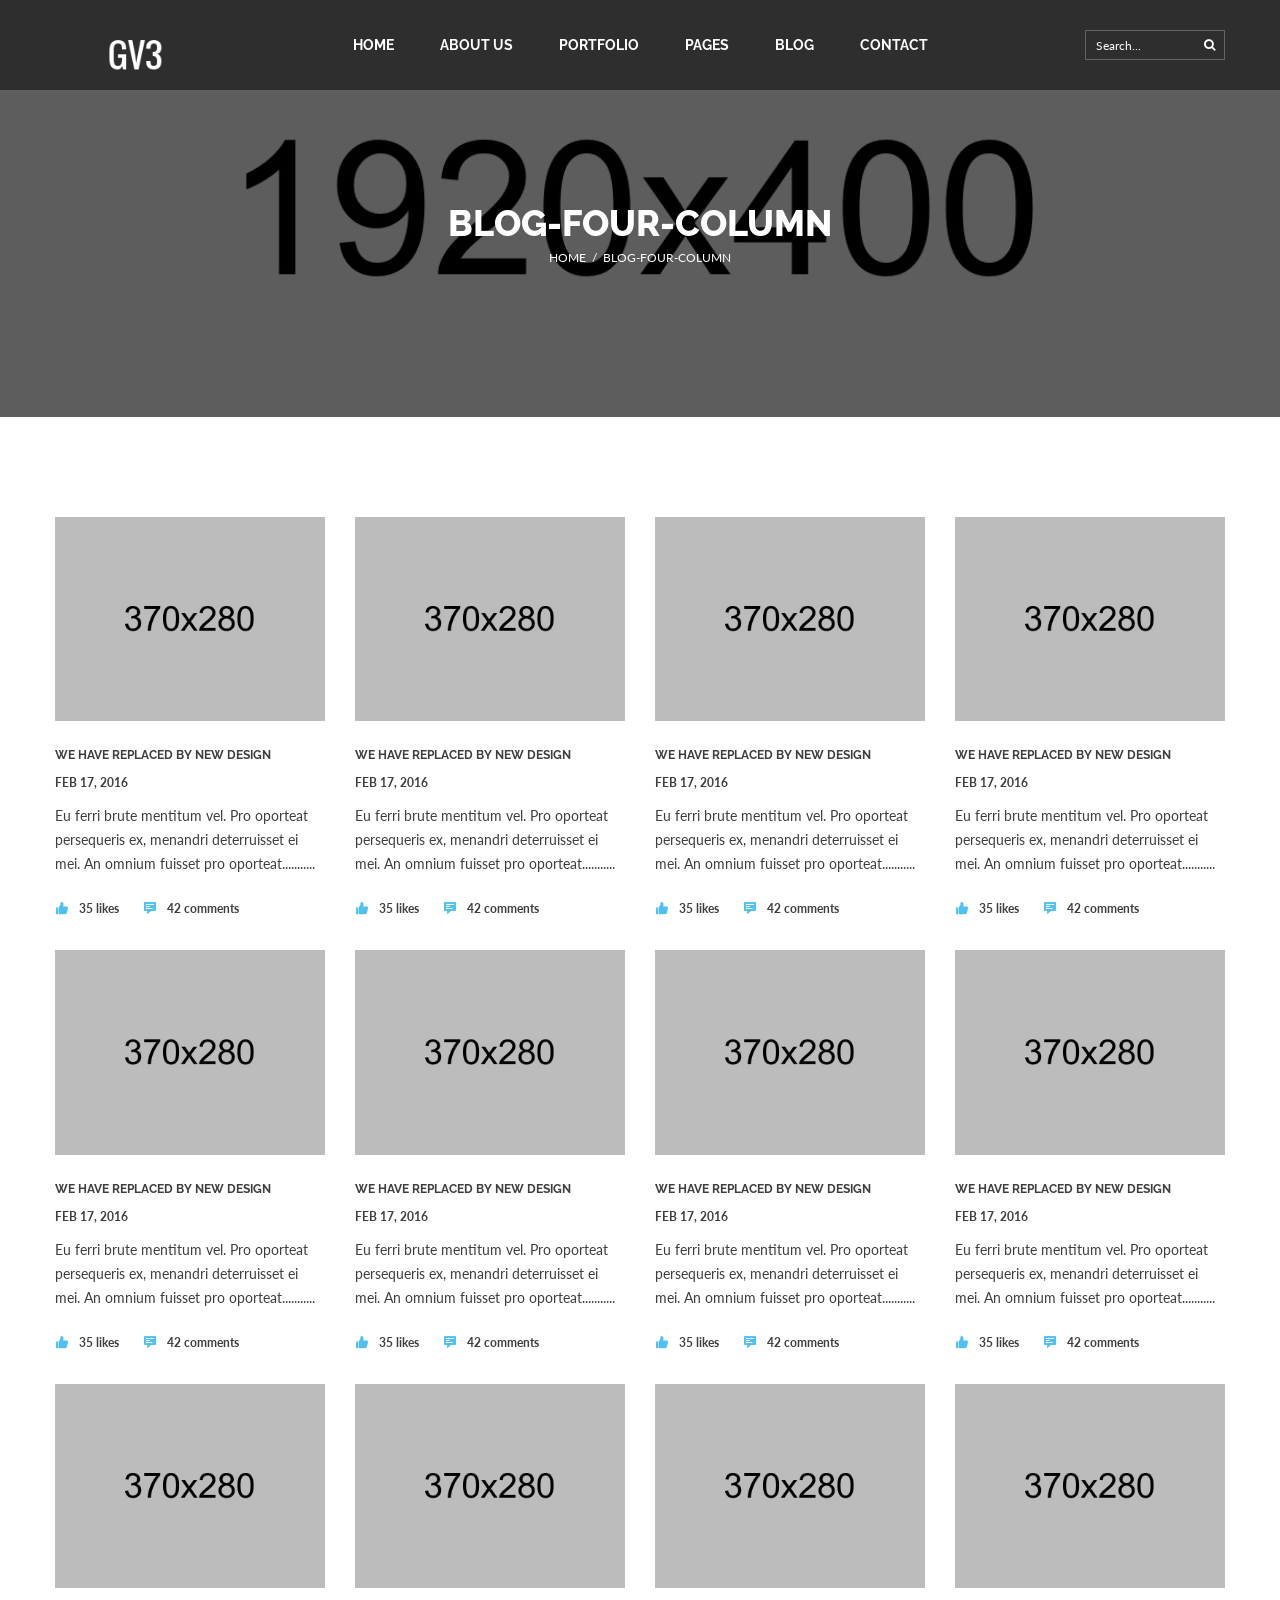
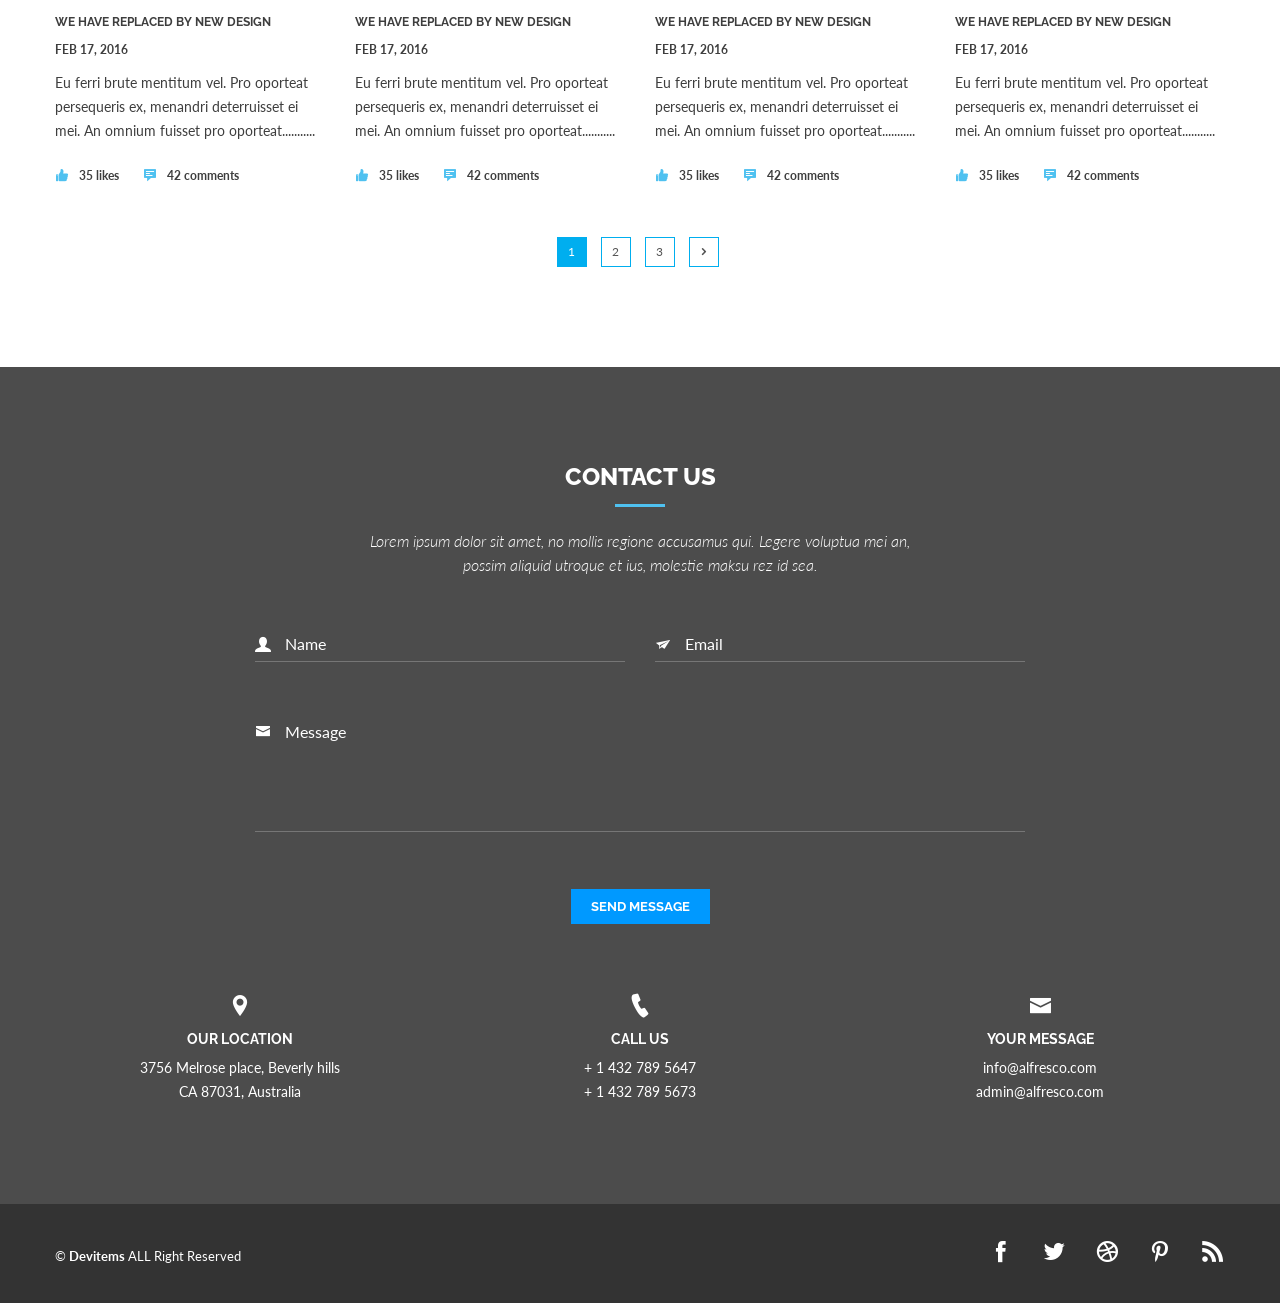
<file: blog-four-column.html>
<!doctype html>
<html class="no-js" lang="en">

<head>
    <meta charset="utf-8">
    <meta http-equiv="x-ua-compatible" content="ie=edge">
    <title>Blog Four Column- Corpex</title>
    <meta name="description" content="">
    <meta name="viewport" content="width=device-width, initial-scale=1">
    <!-- favicon -->
    <link rel='shortcut icon' type='image/x-icon' href='images/logo/favicon.ico' />
    <link rel="apple-touch-icon" href="apple-touch-icon.png">
    <!-- Place favicon.ico in the root directory -->
    <!-- All css files are included here. -->
    <!-- Bootstrap fremwork main css -->
    <link rel="stylesheet" href="css/bootstrap.min.css">
    <!-- This core.css file contents all plugings css file. -->
    <link rel="stylesheet" href="css/core.css">
    <!-- icofont -->
    <link rel="stylesheet" href="css/icofont.css">
    <!-- Theme shortcodes/elements style -->
    <link rel="stylesheet" href="css/shortcode/shortcodes.css">
    <!-- Theme main style -->
    <link rel="stylesheet" href="style.css">
    <!-- Responsive css -->
    <link rel="stylesheet" href="css/responsive.css">
    <!-- User style -->
    <link rel="stylesheet" href="css/custom.css">
    <!-- Modernizr JS -->
    <script src="js/vendor/modernizr-2.8.3.min.js"></script>
</head>

<body>
    <!--[if lt IE 8]>
        <p class="browserupgrade">You are using an <strong>outdated</strong> browser. Please <a href="http://browsehappy.com/">upgrade your browser</a> to improve your experience.</p>
    <![endif]-->  

    <!-- Body main wrapper start -->
    <div class="wrapper">
        <!-- Start of header area -->
        <header id="header" class="top-header-area transparent-header headroom headroom--pinned">
            <div class="header-area">
                <div class="container hidden-xs">
                    <div class="row hidden-xs">
                        <div class="col-md-2 col-sm-12">
                            <div class="logo">
                                <a href="index.html"><img src="images/logo/1.png" alt="logo"></a>
                            </div>
                        </div>
                        <div class="col-md-8 col-sm-10">
                            <div class="main-menu-area">
                                <!-- Brand and toggle get grouped for better mobile display -->
                                <div class="navbar-header">
                                    <button type="button" class="navbar-toggle collapsed" data-toggle="collapse" data-target="#bs-example-navbar-collapse-1" aria-expanded="false">
                                        <span class="sr-only">Toggle navigation</span>
                                        <span class="icon-bar"></span>
                                        <span class="icon-bar"></span>
                                        <span class="icon-bar"></span>
                                    </button>
                                </div>    
                                <div class="collapse navbar-collapse text-center primary-menu">
                                    <ul class="nav navbar-nav main-menu clearfix">
                                        <li class="active smoot-menu drop"><a href="index.html">HOME</a>
                                            <ul class="dropdown">
                                                <li><a href="index-animation-text.html">animation text</a></li>   
                                                <li><a href="index-animation-text-2.html">animation text 2</a></li>
                                                <li><a href="index-fixed-img.html">fixed img slider</a></li>
                                                <li><a href="index-parallax.html">parallax bg</a></li>
                                                <li><a href="index-youtube-video-bg.html">youtube vedio bg</a></li>
                                                <li><a href="index-youtube-video-bg-overlay.html">youtube vedio bg overlay</a></li>
                                            </ul>
                                        </li>
                                        <li class="smoot-menu"><a href="about.html"> ABOUT US</a></li>
                                        <li class="smoot-menu drop"><a href="portfolio.html">PORTFOLIO</a>
                                            <ul class="dropdown">
                                                <li><a href="portfolio-two-column.html">portfolio two column</a></li>
                                                <li><a href="portfolio-three-column.html">portfolio three column</a></li>
                                                <li><a href="portfolio-four-column.html">portfolio four column</a></li>
                                            </ul>
                                        </li>
                                        <li class="smoot-menu drop"><a href="#pages">PAGES </a>
                                            <ul class="dropdown">
                                                <li><a href="about.html">about us</a></li>
                                                <li class="drop"><a href="portfolio.html">portfolio</a>
                                                    <ul class="dropdown level2">
                                                        <li><a href="portfolio-two-column.html">portfolio two column</a></li>
                                                        <li><a href="portfolio-three-column.html">portfolio three column</a></li>
                                                        <li><a href="portfolio-four-column.html">portfolio four column</a></li>
                                                    </ul>
                                                </li>
                                                <li class="drop"><a href="blog-details.html">blog </a>
                                                    <ul class="dropdown level2">
                                                        <li><a href="blog-details-both-sidebar.html">blog details both sidebar</a></li>
                                                        <li><a href="blog-details-full-width.html">blog details full width</a></li>
                                                        <li><a href="blog-details-left-sidebar.html">blog details left sidebar</a></li>
                                                        <li><a href="blog-details-right-sidebar.html">blog details right sidebar</a></li>
                                                        <li><a href="blog-four-column.html">blog four column</a></li>
                                                        <li><a href="blog-three-column.html">blog three column</a></li>
                                                        <li><a href="blog-two-column.html">blog two column</a></li>
                                                    </ul>
                                                </li>
                                                <li><a href="our-team.html">our team</a></li>
                                                <li><a href="service.html">our service</a></li>
                                                <li><a href="contact-2.html">contact 2</a></li>
                                            </ul>
                                        </li>
                                        <li class="smoot-menu drop"><a href="blog-grid.html">BLOG</a>
                                            <ul class="dropdown">
                                                <li><a href="blog-four-column.html">blog four column</a></li>
                                                <li><a href="blog-three-column.html">blog three column</a></li>
                                                <li><a href="blog-two-column.html">blog two column</a></li>
                                            </ul>
                                        </li>
                                        <li class="smoot-menu"><a href="contact.html">CONTACT</a></li>
                                    </ul>
                                </div>
                            </div>
                        </div>
                        <div class="col-md-2 col-sm-2">
                            <div class="header-search mt-30">
                                <form  class="form-search f-right" action="#">
                                    <input  placeholder="Search..." type="text">
                                    <button class="search-submit" type="submit">
                                        <i class="fa fa-search"></i>
                                    </button>
                                </form>
                            </div>
                        </div>
                    </div>
                </div>
                <!-- mobile-menu-area start -->
                <div class="mobile-menu-area hidden-md hidden-lg hidden-sm">
                    <div class="fluid-container">
                        <div class="mobile-menu clearfix">
                            <nav id="mobile_dropdown">
                                <ul>
                                    <li><a href="index.html">Home</a>
                                        <ul>
                                            <li><a href="index-animation-text-2.html">animation text 2</a></li>
                                            <li><a href="index-animation-text.html">animation text</a></li>
                                            <li><a href="index-fixed-img.html">fixed img</a></li>
                                            <li><a href="index-parallax.html">parallax</a></li>
                                            <li><a href="index-youtube-video-bg-overlay.html">youtube video bg overlay</a></li>
                                            <li><a href="index-youtube-video-bg.html">youtube video bg</a></li>
                                        </ul>
                                    </li>
                                    <li><a href="blog-details.html">blog</a>
                                        <ul>
                                            <li><a href="blog-grid.html">blog grid</a>
                                                <ul>
                                                    <li><a href="blog-four-column.html">blog four column</a></li>
                                                    <li><a href="blog-three-column.html">blog three column</a></li>
                                                    <li><a href="blog-two-column.html">blog two column</a></li>
                                                </ul>
                                            </li>
                                            <li><a href="blog-details.html">blog details</a>
                                                <ul>
                                                    <li><a href="blog-details-both-sidebar.html">blog details both sidebar</a></li>
                                                    <li><a href="blog-details-full-width.html">blog details full width</a></li>
                                                    <li><a href="blog-details-left-sidebar.html">blog details left sidebar</a></li>
                                                    <li><a href="blog-details-right-sidebar.html">blog details right sidebar</a></li>
                                                </ul>
                                            </li>
                                        </ul>
                                    </li>
                                    <li><a href="#">Pages</a>
                                        <ul>
                                            <li><a href="about.html">ABOUT US</a></li>
                                            <li><a href="portfolio.html">PORTFOLIO</a></li>
                                            <li><a href="blog-grid.html">blog grid</a></li>
                                            <li><a href="blog-details.html">BLOG details</a></li>
                                            <li><a href="contact.html">CONTACT</a></li>
                                            <li><a href="contact-2.html">contact 2</a></li>
                                            <li><a href="about.html">about</a></li>
                                            <li><a href="service.html">service</a></li>
                                        </ul>
                                    </li>
                                    <li><a href="portfolio.html">Portfolio</a>
                                        <ul>
                                            <li><a href="portfolio-two-column.html">2 Columns</a></li>
                                            <li><a href="portfolio-three-column.html">3 Columns</a></li>
                                            <li><a href="portfolio-four-column.html">4 Columns</a></li>
                                            <li><a href="portfolio.html">portfolio</a></li>
                                        </ul>                                   
                                    </li>
                                    <li><a href="contact.html">Contact</a>
                                        <ul>
                                            <li><a href="contact-2.html">contact 2</a></li>
                                        </ul>
                                    </li>
                                </ul>
                            </nav>
                        </div>  
                    </div>
                </div>
                <!-- mobile-menu-area end --> 
            </div>
        </header>
        <!-- End of header area -->
        <!-- Start Bradcaump area -->
        <div class="cx-bradcaump-area sbg-4" data-black-overlay="5">
            <div class="container">
                <div class="row">
                    <div class="col-xs-12">
                        <div class="bradcaump-wrap text-center">
                            <h2 class="bradcaump-title">Blog-four-column</h2>
                            <nav class="bradcaump-inner">
                              <a class="breadcrumb-item" href="index.html">Home</a>
                              <span class="brd-separetor">/</span>
                              <span class="breadcrumb-item active">Blog-four-column</span>
                            </nav>
                        </div>
                    </div>
                </div>
            </div>
        </div>
        <!-- End Bradcaump area -->
        <!-- Start blog  Area  -->
        <div class="cx-blog-area cx-section ptb-100 white-bg">
            <div class="container">
                <div class="row">
                    <div class="cx-blog-warp">
                        <!-- Single blog start -->
                        <div class="col-md-4 col-lg-3 col-sm-6 col-xs-12">
                            <div class="cx-single-blog">
                                <div class="cx-blgo-head">
                                    <div class="cx-port-front">
                                        <a href="#">
                                            <img src="images/blog/sm/1.jpg" alt="">
                                        </a>
                                    </div>
                                    <div class="cx-blog-back">
                                        <div class="cx-blog-arrow">
                                            <div class="cx-blog-inner">
                                                <div class="cx-port-action">
                                                    <a href="#"><i class="icofont icofont-link-alt"></i></a>
                                                </div>
                                            </div>
                                        </div>
                                    </div>
                                </div>
                                <div class="cx-blog-body">
                                    <h2><a href="#">We have replaced by new design</a></h2>
                                    <span class="cx-blog-date">feb 17, 2016</span>
                                    <p>Eu ferri brute mentitum vel. Pro oporteat persequeris ex, menandri deterruisset ei mei. An omnium fuisset pro oporteat...........</p>
                                </div>
                                <div class="cx-blgo-foot">
                                    <div class="cx-blog-meta">
                                       <ul>
                                            <li><a href="#"><i class="icofont icofont-like"></i>35 likes</a></li>
                                            <li><a href="#"><i class="icofont icofont-comment"></i>42 comments</a></li>
                                        </ul> 
                                    </div>
                                </div>
                            </div>
                        </div>
                        <!-- Single blog End -->
                        <!-- Single blog start -->
                        <div class="col-md-4 col-lg-3 col-sm-6 col-xs-12">
                            <div class="cx-single-blog">
                                <div class="cx-blgo-head">
                                    <div class="cx-port-front">
                                        <a href="#">
                                            <img src="images/blog/sm/2.jpg" alt="">
                                        </a>
                                    </div>
                                    <div class="cx-blog-back">
                                        <div class="cx-blog-arrow">
                                            <div class="cx-blog-inner">
                                                <div class="cx-port-action">
                                                    <a href="#"><i class="icofont icofont-link-alt"></i></a>
                                                </div>
                                            </div>
                                        </div>
                                    </div>
                                </div>
                                <div class="cx-blog-body">
                                    <h2><a href="#">We have replaced by new design</a></h2>
                                    <span class="cx-blog-date">feb 17, 2016</span>
                                    <p>Eu ferri brute mentitum vel. Pro oporteat persequeris ex, menandri deterruisset ei mei. An omnium fuisset pro oporteat...........</p>
                                </div>
                                <div class="cx-blgo-foot">
                                    <div class="cx-blog-meta">
                                       <ul>
                                            <li><a href="#"><i class="icofont icofont-like"></i>35 likes</a></li>
                                            <li><a href="#"><i class="icofont icofont-comment"></i>42 comments</a></li>
                                        </ul> 
                                    </div>
                                </div>
                            </div>
                        </div>
                        <!-- Single blog End -->
                        <!-- Single blog start -->
                        <div class="col-md-4 col-lg-3 col-sm-6 col-xs-12">
                            <div class="cx-single-blog">
                                <div class="cx-blgo-head">
                                    <div class="cx-port-front">
                                        <a href="#">
                                            <img src="images/blog/sm/3.jpg" alt="">
                                        </a>
                                    </div>
                                    <div class="cx-blog-back">
                                        <div class="cx-blog-arrow">
                                            <div class="cx-blog-inner">
                                                <div class="cx-port-action">
                                                    <a href="#"><i class="icofont icofont-link-alt"></i></a>
                                                </div>
                                            </div>
                                        </div>
                                    </div>
                                </div>
                                <div class="cx-blog-body">
                                    <h2><a href="#">We have replaced by new design</a></h2>
                                    <span class="cx-blog-date">feb 17, 2016</span>
                                    <p>Eu ferri brute mentitum vel. Pro oporteat persequeris ex, menandri deterruisset ei mei. An omnium fuisset pro oporteat...........</p>
                                </div>
                                <div class="cx-blgo-foot">
                                    <div class="cx-blog-meta">
                                       <ul>
                                            <li><a href="#"><i class="icofont icofont-like"></i>35 likes</a></li>
                                            <li><a href="#"><i class="icofont icofont-comment"></i>42 comments</a></li>
                                        </ul> 
                                    </div>
                                </div>
                            </div>
                        </div>
                        <!-- Single blog End -->
                        <!-- Single blog start -->
                        <div class="col-md-4 col-lg-3 col-sm-6 col-xs-12">
                            <div class="cx-single-blog">
                                <div class="cx-blgo-head">
                                    <div class="cx-port-front">
                                        <a href="#">
                                            <img src="images/blog/sm/4.jpg" alt="">
                                        </a>
                                    </div>
                                    <div class="cx-blog-back">
                                        <div class="cx-blog-arrow">
                                            <div class="cx-blog-inner">
                                                <div class="cx-port-action">
                                                    <a href="#"><i class="icofont icofont-link-alt"></i></a>
                                                </div>
                                            </div>
                                        </div>
                                    </div>
                                </div>
                                <div class="cx-blog-body">
                                    <h2><a href="#">We have replaced by new design</a></h2>
                                    <span class="cx-blog-date">feb 17, 2016</span>
                                    <p>Eu ferri brute mentitum vel. Pro oporteat persequeris ex, menandri deterruisset ei mei. An omnium fuisset pro oporteat...........</p>
                                </div>
                                <div class="cx-blgo-foot">
                                    <div class="cx-blog-meta">
                                       <ul>
                                            <li><a href="#"><i class="icofont icofont-like"></i>35 likes</a></li>
                                            <li><a href="#"><i class="icofont icofont-comment"></i>42 comments</a></li>
                                        </ul> 
                                    </div>
                                </div>
                            </div>
                        </div>
                        <!-- Single blog End -->
                        <!-- Single blog start -->
                        <div class="col-md-4 col-lg-3 col-sm-6 col-xs-12">
                            <div class="cx-single-blog">
                                <div class="cx-blgo-head">
                                    <div class="cx-port-front">
                                        <a href="#">
                                            <img src="images/blog/sm/5.jpg" alt="">
                                        </a>
                                    </div>
                                    <div class="cx-blog-back">
                                        <div class="cx-blog-arrow">
                                            <div class="cx-blog-inner">
                                                <div class="cx-port-action">
                                                    <a href="#"><i class="icofont icofont-link-alt"></i></a>
                                                </div>
                                            </div>
                                        </div>
                                    </div>
                                </div>
                                <div class="cx-blog-body">
                                    <h2><a href="#">We have replaced by new design</a></h2>
                                    <span class="cx-blog-date">feb 17, 2016</span>
                                    <p>Eu ferri brute mentitum vel. Pro oporteat persequeris ex, menandri deterruisset ei mei. An omnium fuisset pro oporteat...........</p>
                                </div>
                                <div class="cx-blgo-foot">
                                    <div class="cx-blog-meta">
                                       <ul>
                                            <li><a href="#"><i class="icofont icofont-like"></i>35 likes</a></li>
                                            <li><a href="#"><i class="icofont icofont-comment"></i>42 comments</a></li>
                                        </ul> 
                                    </div>
                                </div>
                            </div>
                        </div>
                        <!-- Single blog End -->
                        <!-- Single blog start -->
                        <div class="col-md-4 col-lg-3 col-sm-6 col-xs-12">
                            <div class="cx-single-blog">
                                <div class="cx-blgo-head">
                                    <div class="cx-port-front">
                                        <a href="#">
                                            <img src="images/blog/sm/6.jpg" alt="">
                                        </a>
                                    </div>
                                    <div class="cx-blog-back">
                                        <div class="cx-blog-arrow">
                                            <div class="cx-blog-inner">
                                                <div class="cx-port-action">
                                                    <a href="#"><i class="icofont icofont-link-alt"></i></a>
                                                </div>
                                            </div>
                                        </div>
                                    </div>
                                </div>
                                <div class="cx-blog-body">
                                    <h2><a href="#">We have replaced by new design</a></h2>
                                    <span class="cx-blog-date">feb 17, 2016</span>
                                    <p>Eu ferri brute mentitum vel. Pro oporteat persequeris ex, menandri deterruisset ei mei. An omnium fuisset pro oporteat...........</p>
                                </div>
                                <div class="cx-blgo-foot">
                                    <div class="cx-blog-meta">
                                       <ul>
                                            <li><a href="#"><i class="icofont icofont-like"></i>35 likes</a></li>
                                            <li><a href="#"><i class="icofont icofont-comment"></i>42 comments</a></li>
                                        </ul> 
                                    </div>
                                </div>
                            </div>
                        </div>
                        <!-- Single blog End -->
                        <!-- Single blog start -->
                        <div class="col-md-4 col-lg-3 col-sm-6 col-xs-12">
                            <div class="cx-single-blog">
                                <div class="cx-blgo-head">
                                    <div class="cx-port-front">
                                        <a href="#">
                                            <img src="images/blog/sm/7.jpg" alt="">
                                        </a>
                                    </div>
                                    <div class="cx-blog-back">
                                        <div class="cx-blog-arrow">
                                            <div class="cx-blog-inner">
                                                <div class="cx-port-action">
                                                    <a href="#"><i class="icofont icofont-link-alt"></i></a>
                                                </div>
                                            </div>
                                        </div>
                                    </div>
                                </div>
                                <div class="cx-blog-body">
                                    <h2><a href="#">We have replaced by new design</a></h2>
                                    <span class="cx-blog-date">feb 17, 2016</span>
                                    <p>Eu ferri brute mentitum vel. Pro oporteat persequeris ex, menandri deterruisset ei mei. An omnium fuisset pro oporteat...........</p>
                                </div>
                                <div class="cx-blgo-foot">
                                    <div class="cx-blog-meta">
                                       <ul>
                                            <li><a href="#"><i class="icofont icofont-like"></i>35 likes</a></li>
                                            <li><a href="#"><i class="icofont icofont-comment"></i>42 comments</a></li>
                                        </ul> 
                                    </div>
                                </div>
                            </div>
                        </div>
                        <!-- Single blog End -->
                        <!-- Single blog start -->
                        <div class="col-md-4 col-lg-3 col-sm-6 col-xs-12">
                            <div class="cx-single-blog">
                                <div class="cx-blgo-head">
                                    <div class="cx-port-front">
                                        <a href="#">
                                            <img src="images/blog/sm/8.jpg" alt="">
                                        </a>
                                    </div>
                                    <div class="cx-blog-back">
                                        <div class="cx-blog-arrow">
                                            <div class="cx-blog-inner">
                                                <div class="cx-port-action">
                                                    <a href="#"><i class="icofont icofont-link-alt"></i></a>
                                                </div>
                                            </div>
                                        </div>
                                    </div>
                                </div>
                                <div class="cx-blog-body">
                                    <h2><a href="#">We have replaced by new design</a></h2>
                                    <span class="cx-blog-date">feb 17, 2016</span>
                                    <p>Eu ferri brute mentitum vel. Pro oporteat persequeris ex, menandri deterruisset ei mei. An omnium fuisset pro oporteat...........</p>
                                </div>
                                <div class="cx-blgo-foot">
                                    <div class="cx-blog-meta">
                                       <ul>
                                            <li><a href="#"><i class="icofont icofont-like"></i>35 likes</a></li>
                                            <li><a href="#"><i class="icofont icofont-comment"></i>42 comments</a></li>
                                        </ul> 
                                    </div>
                                </div>
                            </div>
                        </div>
                        <!-- Single blog End -->
                        <!-- Single blog start -->
                        <div class="col-md-4 col-lg-3 col-sm-6 col-xs-12">
                            <div class="cx-single-blog">
                                <div class="cx-blgo-head">
                                    <div class="cx-port-front">
                                        <a href="#">
                                            <img src="images/blog/sm/9.jpg" alt="">
                                        </a>
                                    </div>
                                    <div class="cx-blog-back">
                                        <div class="cx-blog-arrow">
                                            <div class="cx-blog-inner">
                                                <div class="cx-port-action">
                                                    <a href="#"><i class="icofont icofont-link-alt"></i></a>
                                                </div>
                                            </div>
                                        </div>
                                    </div>
                                </div>
                                <div class="cx-blog-body">
                                    <h2><a href="#">We have replaced by new design</a></h2>
                                    <span class="cx-blog-date">feb 17, 2016</span>
                                    <p>Eu ferri brute mentitum vel. Pro oporteat persequeris ex, menandri deterruisset ei mei. An omnium fuisset pro oporteat...........</p>
                                </div>
                                <div class="cx-blgo-foot">
                                    <div class="cx-blog-meta">
                                       <ul>
                                            <li><a href="#"><i class="icofont icofont-like"></i>35 likes</a></li>
                                            <li><a href="#"><i class="icofont icofont-comment"></i>42 comments</a></li>
                                        </ul> 
                                    </div>
                                </div>
                            </div>
                        </div>
                        <!-- Single blog End -->
                        <!-- Single blog start -->
                        <div class="col-md-4 col-lg-3 col-sm-6 col-xs-12">
                            <div class="cx-single-blog">
                                <div class="cx-blgo-head">
                                    <div class="cx-port-front">
                                        <a href="#">
                                            <img src="images/blog/sm/10.jpg" alt="">
                                        </a>
                                    </div>
                                    <div class="cx-blog-back">
                                        <div class="cx-blog-arrow">
                                            <div class="cx-blog-inner">
                                                <div class="cx-port-action">
                                                    <a href="#"><i class="icofont icofont-link-alt"></i></a>
                                                </div>
                                            </div>
                                        </div>
                                    </div>
                                </div>
                                <div class="cx-blog-body">
                                    <h2><a href="#">We have replaced by new design</a></h2>
                                    <span class="cx-blog-date">feb 17, 2016</span>
                                    <p>Eu ferri brute mentitum vel. Pro oporteat persequeris ex, menandri deterruisset ei mei. An omnium fuisset pro oporteat...........</p>
                                </div>
                                <div class="cx-blgo-foot">
                                    <div class="cx-blog-meta">
                                       <ul>
                                            <li><a href="#"><i class="icofont icofont-like"></i>35 likes</a></li>
                                            <li><a href="#"><i class="icofont icofont-comment"></i>42 comments</a></li>
                                        </ul> 
                                    </div>
                                </div>
                            </div>
                        </div>
                        <!-- Single blog End -->
                        <!-- Single blog start -->
                        <div class="col-md-4 col-lg-3 col-sm-6 col-xs-12">
                            <div class="cx-single-blog">
                                <div class="cx-blgo-head">
                                    <div class="cx-port-front">
                                        <a href="#">
                                            <img src="images/blog/sm/11.jpg" alt="">
                                        </a>
                                    </div>
                                    <div class="cx-blog-back">
                                        <div class="cx-blog-arrow">
                                            <div class="cx-blog-inner">
                                                <div class="cx-port-action">
                                                    <a href="#"><i class="icofont icofont-link-alt"></i></a>
                                                </div>
                                            </div>
                                        </div>
                                    </div>
                                </div>
                                <div class="cx-blog-body">
                                    <h2><a href="#">We have replaced by new design</a></h2>
                                    <span class="cx-blog-date">feb 17, 2016</span>
                                    <p>Eu ferri brute mentitum vel. Pro oporteat persequeris ex, menandri deterruisset ei mei. An omnium fuisset pro oporteat...........</p>
                                </div>
                                <div class="cx-blgo-foot">
                                    <div class="cx-blog-meta">
                                       <ul>
                                            <li><a href="#"><i class="icofont icofont-like"></i>35 likes</a></li>
                                            <li><a href="#"><i class="icofont icofont-comment"></i>42 comments</a></li>
                                        </ul> 
                                    </div>
                                </div>
                            </div>
                        </div>
                        <!-- Single blog End -->
                        <!-- Single blog start -->
                        <div class="col-md-4 col-lg-3 col-sm-6 col-xs-12">
                            <div class="cx-single-blog">
                                <div class="cx-blgo-head">
                                    <div class="cx-port-front">
                                        <a href="#">
                                            <img src="images/blog/sm/12.jpg" alt="">
                                        </a>
                                    </div>
                                    <div class="cx-blog-back">
                                        <div class="cx-blog-arrow">
                                            <div class="cx-blog-inner">
                                                <div class="cx-port-action">
                                                    <a href="#"><i class="icofont icofont-link-alt"></i></a>
                                                </div>
                                            </div>
                                        </div>
                                    </div>
                                </div>
                                <div class="cx-blog-body">
                                    <h2><a href="#">We have replaced by new design</a></h2>
                                    <span class="cx-blog-date">feb 17, 2016</span>
                                    <p>Eu ferri brute mentitum vel. Pro oporteat persequeris ex, menandri deterruisset ei mei. An omnium fuisset pro oporteat...........</p>
                                </div>
                                <div class="cx-blgo-foot">
                                    <div class="cx-blog-meta">
                                       <ul>
                                            <li><a href="#"><i class="icofont icofont-like"></i>35 likes</a></li>
                                            <li><a href="#"><i class="icofont icofont-comment"></i>42 comments</a></li>
                                        </ul> 
                                    </div>
                                </div>
                            </div>
                        </div>
                        <!-- Single blog End -->
                    </div>
                </div>
            </div>
            <!-- start pagination -->
            <div class="container">
               <div class="row">
                   <div class="col-md-12">
                        <ul class="cx-pagination clearfix text-center mt-20">
                            <li class="active"><a href="#">1</a></li>
                            <li><a href="#">2</a></li>
                            <li><a href="#">3</a></li>
                            <li><a href="#"><i class="icofont icofont-rounded-right"></i></a></li>
                        </ul>
                   </div>
               </div>
            </div>
            <!-- End pagination -->
        </div>
        <!-- End blog  Area  -->
        <!-- start contact  Area  -->
        <div class="our-contact-area cx-section ptb-100 bg-6" data-black-overlay="7">
            <div class="container">
                <div class="row mb-40">
                    <div class="col-md-12">
                        <div class="section-title text-center">
                            <h2 class="title-line">CONTACT US</h2>
                            <p>Lorem ipsum dolor sit amet, no mollis regione accusamus qui. Legere voluptua mei an, possim aliquid utroque et ius, molestie maksu rez id sea. </p>
                        </div>
                    </div>
                </div>
                <div class="row">
                    <div class="col-md-8 col-md-offset-2">
                       <div class="cx-contact-form">
                           <form action="#">
                                <div class="cx-input-group clearfix">
                                    <div class="single-input name one-half left">
                                        <input type="text" placeholder="Name">
                                    </div>
                                    <div class="single-input email one-half right">
                                        <input type="email" placeholder="Email">
                                    </div>
                                </div>
                                <div class="single-input message">
                                    <textarea placeholder="Message"></textarea>
                                </div>
                                <div class="single-input text-center">
                                    <input type="submit" value="Send Message" class="cx-btn">
                                </div>
                           </form>
                       </div>
                    </div>
                </div>
                <div class="row">
                    <div class="cx-address-wrap clearfix mt-20">
                        <div class="col-md-4 col-sm-4 col-lg-4 col-xs-12">
                            <div class="single-address text-center">
                                <i class="icofont icofont-location-pin"></i>
                                <h4>our location</h4>
                                <p>3756 Melrose place, Beverly hills <br> CA 87031, Australia</p>
                            </div>
                        </div>
                        <div class="col-md-4 col-sm-4 col-lg-4 col-xs-12">
                            <div class="single-address text-center">
                                <i class="icofont icofont-ui-call"></i>
                                <h4>Call Us</h4>
                                <p><a href="tel:14327895647">+ 1 432 789 5647</a></p>
                                <p><a href="tel:14327895673">+ 1 432 789 5673</a></p>
                            </div>
                        </div>
                        <div class="col-md-4 col-sm-4 col-lg-4 col-xs-12">
                            <div class="single-address text-center">
                                <i class="icofont icofont-envelope"></i>
                                <h4>Your Message</h4>
                                <p><a href="mailto:info@alfresco.com">info@alfresco.com</a></p>
                                <p><a href="mailto:admin@alfresco.com">admin@alfresco.com</a></p>
                            </div>
                        </div>
                    </div>
                </div>
            </div>
        </div>
        <!-- End contact  Area  -->
        <!-- Start footer area -->
        <footer id="footer" class="footer-area">
            <div class="container">
                <div class="row">
                    <div class="col-md-6 col-lg-6 col-sm-6 col-xs-12">
                        <div class="copyright text-left xstext-center"><p> &copy; <a href="#">Devitems</a> ALL Right Reserved</p></div>
                    </div>
                    <div class="col-md-6 col-lg-6 col-sm-6 col-xs-12">
                        <div class="social-share text-right xstext-center">
                            <ul>
                                <li><a href="#"><i class="icofont icofont-social-facebook"></i></a></li>
                                <li><a href="#"><i class="icofont icofont-social-twitter"></i></a></li>
                                <li><a href="#"><i class="icofont icofont-social-dribble"></i></a></li>
                                <li><a href="#"><i class="icofont icofont-social-pinterest"></i></a></li>
                                <li><a href="#"><i class="icofont icofont-social-rss"></i></a></li>
                            </ul>
                        </div>
                    </div>
                </div>
            </div>
        </footer>
        <!-- End footer area -->
    </div>
    <!-- Body main wrapper end -->
    <!-- End footer content area -->
    <!--start back to top -->
    <div class="hidden-xs" id="back-top"><i class="fa fa-angle-up"></i></div>
    <!-- Placed js at the end of the document so the pages load faster -->
    <!-- jquery latest version -->
    <script src="js/vendor/jquery-1.12.1.min.js"></script>
    <!-- Bootstrap framework js -->
    <script src="js/bootstrap.min.js"></script>
    <!-- All js plugins included in this file. -->
    <script src="js/plugins.js"></script>
    <!-- owl carousel js -->
    <script src="js/owl.carousel.min.js"></script>
    <!-- headroom js -->
    <script src="js/headroom.js"></script>
    <script src="js/jQuery.headroom.js"></script>
    <!-- waypoints js -->
    <script src="js/waypoints.min.js"></script>
    <!-- Main js file that contents all jQuery plugins activation. -->
    <script src="js/main.js"></script>
</body>
</html>
</file>
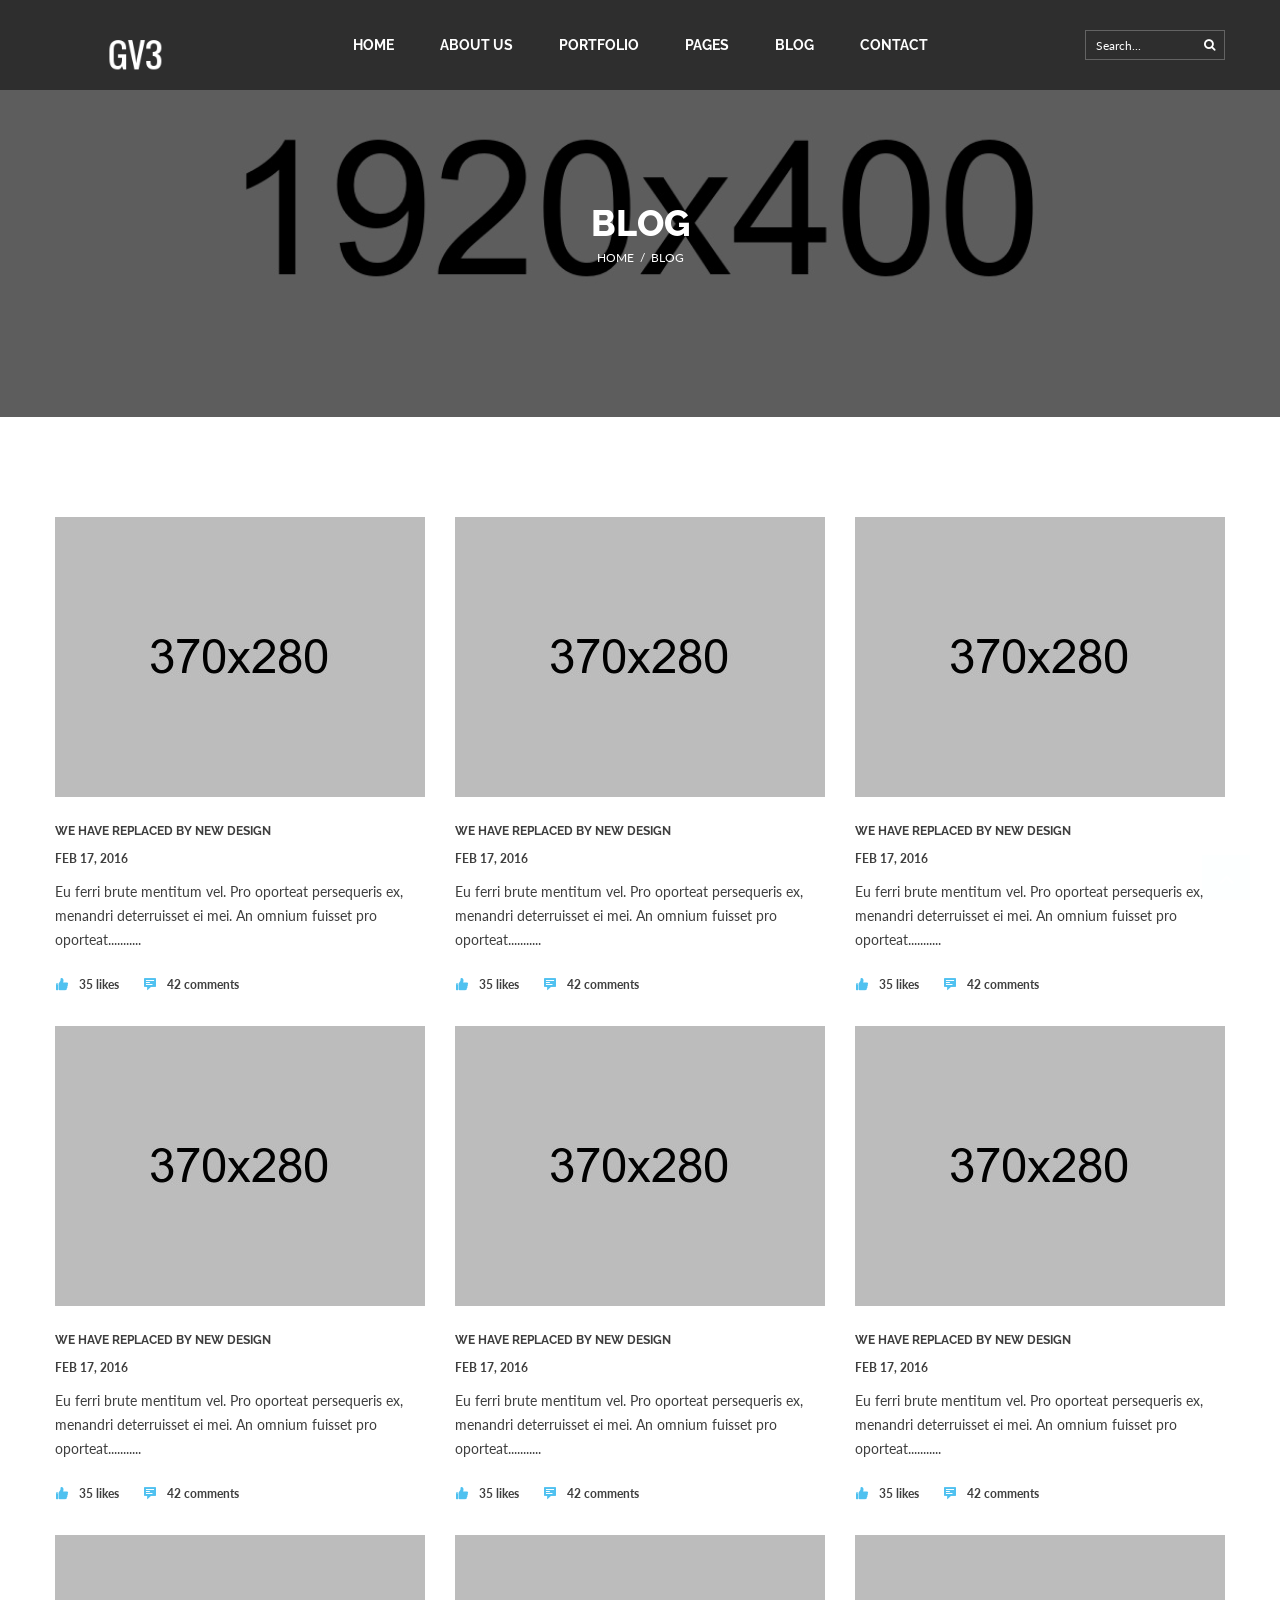
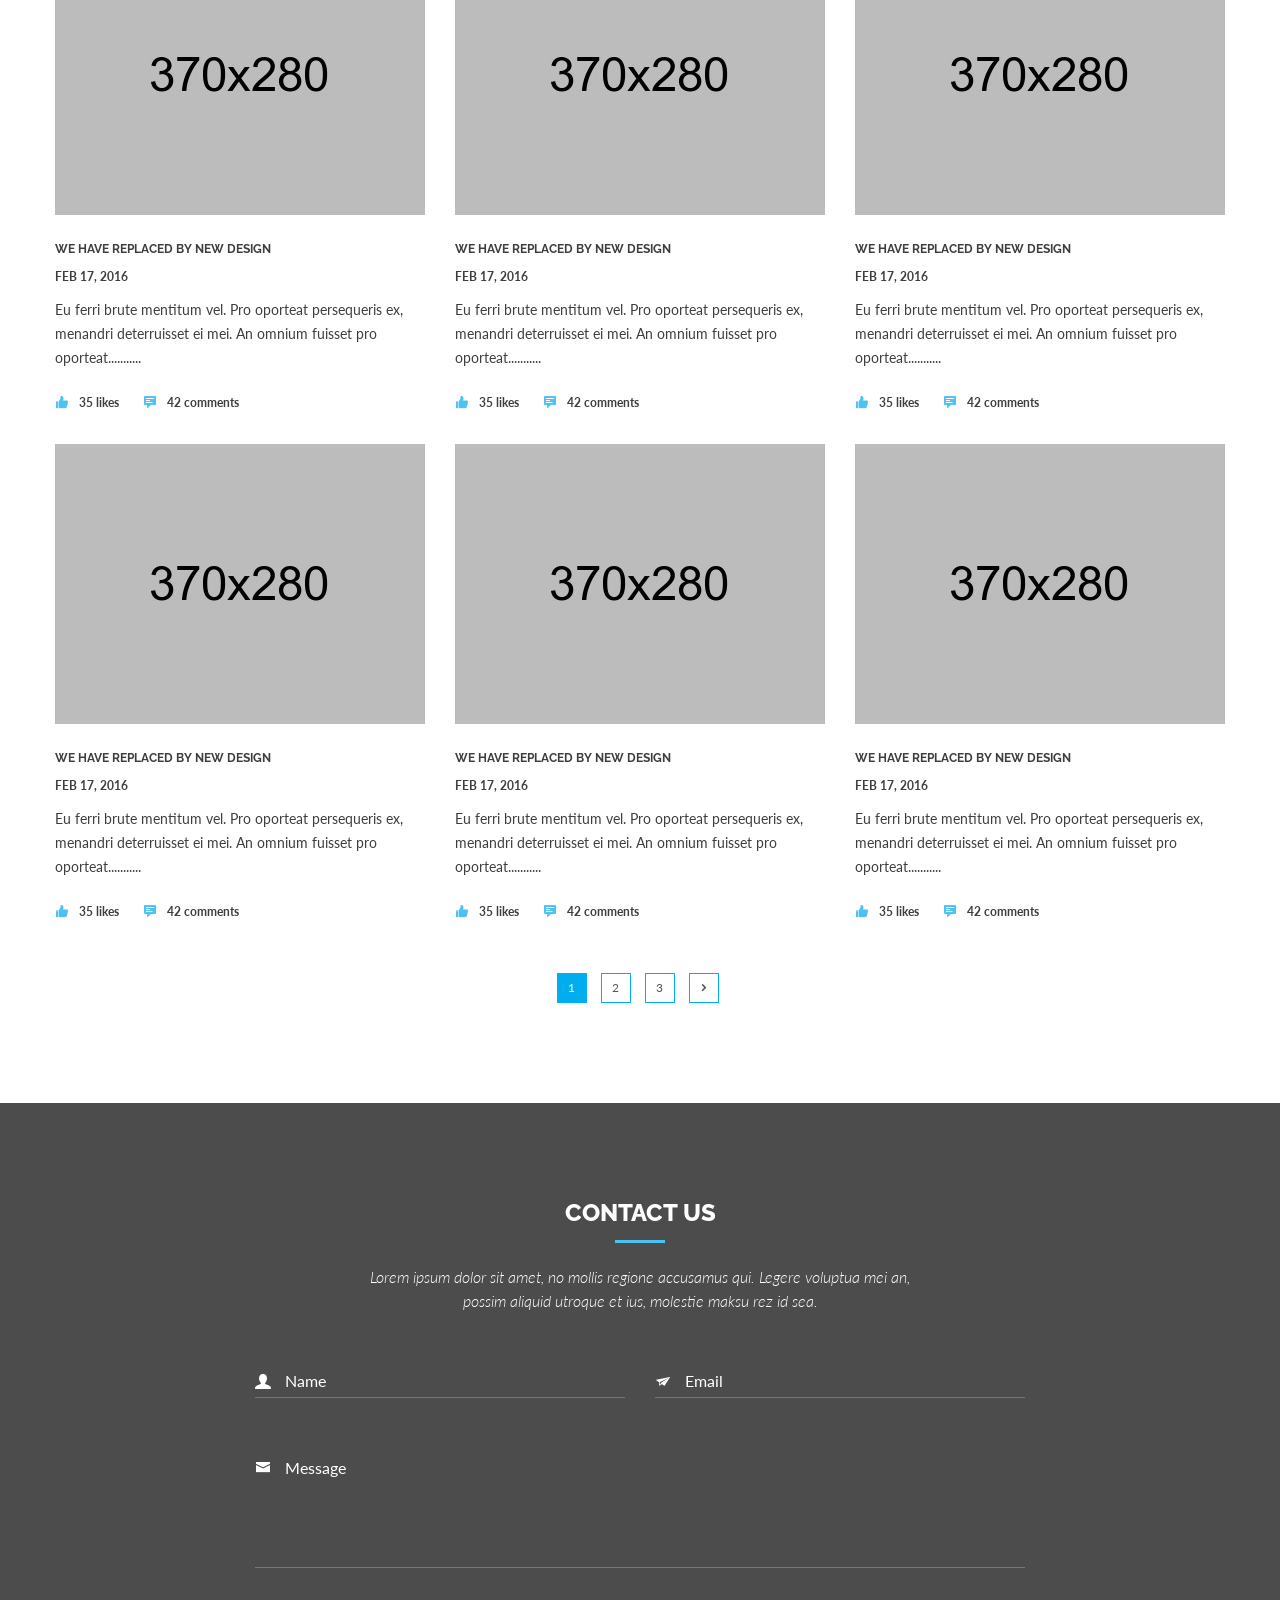
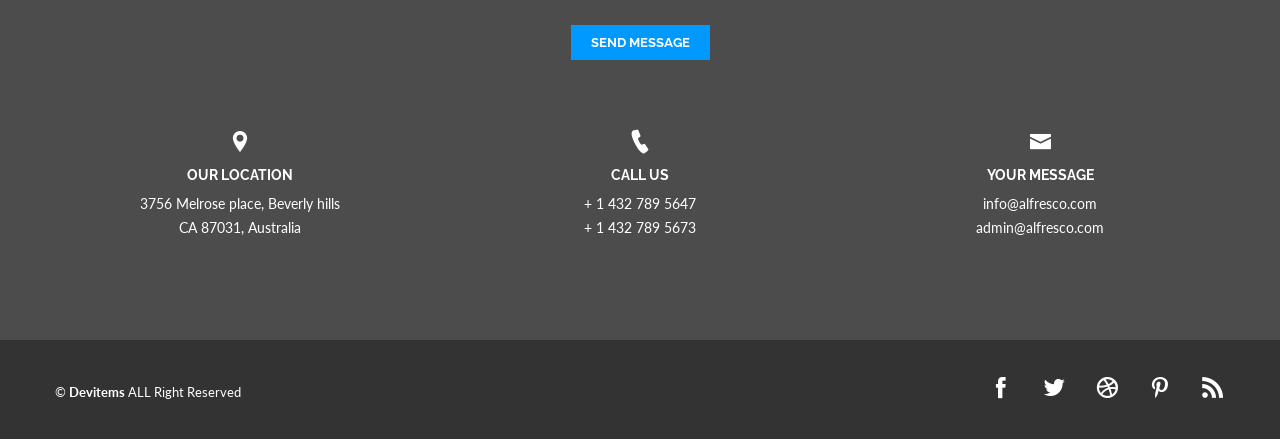
<file: blog-grid.html>
<!doctype html>
<html class="no-js" lang="en">

<head>
    <meta charset="utf-8">
    <meta http-equiv="x-ua-compatible" content="ie=edge">
    <title>Blog - Corpex</title>
    <meta name="description" content="">
    <meta name="viewport" content="width=device-width, initial-scale=1">
    <!-- favicon -->
    <link rel='shortcut icon' type='image/x-icon' href='images/logo/favicon.ico' />
    <link rel="apple-touch-icon" href="apple-touch-icon.png">
    <!-- Place favicon.ico in the root directory -->
    <!-- All css files are included here. -->
    <!-- Bootstrap fremwork main css -->
    <link rel="stylesheet" href="css/bootstrap.min.css">
    <!-- This core.css file contents all plugings css file. -->
    <link rel="stylesheet" href="css/core.css">
    <!-- icofont -->
    <link rel="stylesheet" href="css/icofont.css">
    <!-- Theme shortcodes/elements style -->
    <link rel="stylesheet" href="css/shortcode/shortcodes.css">
    <!-- Theme main style -->
    <link rel="stylesheet" href="style.css">
    <!-- Responsive css -->
    <link rel="stylesheet" href="css/responsive.css">
    <!-- User style -->
    <link rel="stylesheet" href="css/custom.css">
    <!-- Modernizr JS -->
    <script src="js/vendor/modernizr-2.8.3.min.js"></script>
</head>

<body>
    <!--[if lt IE 8]>
        <p class="browserupgrade">You are using an <strong>outdated</strong> browser. Please <a href="http://browsehappy.com/">upgrade your browser</a> to improve your experience.</p>
    <![endif]-->  

    <!-- Body main wrapper start -->
    <div class="wrapper">
        <!-- Start of header area -->
        <header id="header" class="top-header-area transparent-header headroom headroom--pinned">
            <div class="header-area">
                <div class="container hidden-xs">
                    <div class="row hidden-xs">
                        <div class="col-md-2 col-sm-12">
                            <div class="logo">
                                <a href="index.html"><img src="images/logo/1.png" alt="logo"></a>
                            </div>
                        </div>
                        <div class="col-md-8 col-sm-10">
                            <div class="main-menu-area">
                                <!-- Brand and toggle get grouped for better mobile display -->
                                <div class="navbar-header">
                                    <button type="button" class="navbar-toggle collapsed" data-toggle="collapse" data-target="#bs-example-navbar-collapse-1" aria-expanded="false">
                                        <span class="sr-only">Toggle navigation</span>
                                        <span class="icon-bar"></span>
                                        <span class="icon-bar"></span>
                                        <span class="icon-bar"></span>
                                    </button>
                                </div>    
                                <div class="collapse navbar-collapse text-center primary-menu">
                                    <ul class="nav navbar-nav main-menu clearfix">
                                        <li class="active smoot-menu drop"><a href="index.html">HOME</a>
                                            <ul class="dropdown">
                                                <li><a href="index-animation-text.html">animation text</a></li>   
                                                <li><a href="index-animation-text-2.html">animation text 2</a></li>
                                                <li><a href="index-fixed-img.html">fixed img slider</a></li>
                                                <li><a href="index-parallax.html">parallax bg</a></li>
                                                <li><a href="index-youtube-video-bg.html">youtube vedio bg</a></li>
                                                <li><a href="index-youtube-video-bg-overlay.html">youtube vedio bg overlay</a></li>
                                            </ul>
                                        </li>
                                        <li class="smoot-menu"><a href="about.html"> ABOUT US</a></li>
                                        <li class="smoot-menu drop"><a href="portfolio.html">PORTFOLIO</a>
                                            <ul class="dropdown">
                                                <li><a href="portfolio-two-column.html">portfolio two column</a></li>
                                                <li><a href="portfolio-three-column.html">portfolio three column</a></li>
                                                <li><a href="portfolio-four-column.html">portfolio four column</a></li>
                                            </ul>
                                        </li>
                                        <li class="smoot-menu drop"><a href="#pages">PAGES </a>
                                            <ul class="dropdown">
                                                <li><a href="about.html">about us</a></li>
                                                <li class="drop"><a href="portfolio.html">portfolio</a>
                                                    <ul class="dropdown level2">
                                                        <li><a href="portfolio-two-column.html">portfolio two column</a></li>
                                                        <li><a href="portfolio-three-column.html">portfolio three column</a></li>
                                                        <li><a href="portfolio-four-column.html">portfolio four column</a></li>
                                                    </ul>
                                                </li>
                                                <li class="drop"><a href="blog-details.html">blog </a>
                                                    <ul class="dropdown level2">
                                                        <li><a href="blog-details-both-sidebar.html">blog details both sidebar</a></li>
                                                        <li><a href="blog-details-full-width.html">blog details full width</a></li>
                                                        <li><a href="blog-details-left-sidebar.html">blog details left sidebar</a></li>
                                                        <li><a href="blog-details-right-sidebar.html">blog details right sidebar</a></li>
                                                        <li><a href="blog-four-column.html">blog four column</a></li>
                                                        <li><a href="blog-three-column.html">blog three column</a></li>
                                                        <li><a href="blog-two-column.html">blog two column</a></li>
                                                    </ul>
                                                </li>
                                                <li><a href="our-team.html">our team</a></li>
                                                <li><a href="service.html">our service</a></li>
                                                <li><a href="contact-2.html">contact 2</a></li>
                                            </ul>
                                        </li>
                                        <li class="smoot-menu drop"><a href="blog-grid.html">BLOG</a>
                                            <ul class="dropdown">
                                                <li><a href="blog-four-column.html">blog four column</a></li>
                                                <li><a href="blog-three-column.html">blog three column</a></li>
                                                <li><a href="blog-two-column.html">blog two column</a></li>
                                            </ul>
                                        </li>
                                        <li class="smoot-menu"><a href="contact.html">CONTACT</a></li>
                                    </ul>
                                </div>
                            </div>
                        </div>
                        <div class="col-md-2 col-sm-2">
                            <div class="header-search mt-30">
                                <form  class="form-search f-right" action="#">
                                    <input  placeholder="Search..." type="text">
                                    <button class="search-submit" type="submit">
                                        <i class="fa fa-search"></i>
                                    </button>
                                </form>
                            </div>
                        </div>
                    </div>
                </div>
                <!-- mobile-menu-area start -->
                <div class="mobile-menu-area hidden-md hidden-lg hidden-sm">
                    <div class="fluid-container">
                        <div class="mobile-menu clearfix">
                            <nav id="mobile_dropdown">
                                <ul>
                                    <li><a href="index.html">Home</a>
                                        <ul>
                                            <li><a href="index-animation-text-2.html">animation text 2</a></li>
                                            <li><a href="index-animation-text.html">animation text</a></li>
                                            <li><a href="index-fixed-img.html">fixed img</a></li>
                                            <li><a href="index-parallax.html">parallax</a></li>
                                            <li><a href="index-youtube-video-bg-overlay.html">youtube video bg overlay</a></li>
                                            <li><a href="index-youtube-video-bg.html">youtube video bg</a></li>
                                        </ul>
                                    </li>
                                    <li><a href="blog-details.html">blog</a>
                                        <ul>
                                            <li><a href="blog-grid.html">blog grid</a>
                                                <ul>
                                                    <li><a href="blog-four-column.html">blog four column</a></li>
                                                    <li><a href="blog-three-column.html">blog three column</a></li>
                                                    <li><a href="blog-two-column.html">blog two column</a></li>
                                                </ul>
                                            </li>
                                            <li><a href="blog-details.html">blog details</a>
                                                <ul>
                                                    <li><a href="blog-details-both-sidebar.html">blog details both sidebar</a></li>
                                                    <li><a href="blog-details-full-width.html">blog details full width</a></li>
                                                    <li><a href="blog-details-left-sidebar.html">blog details left sidebar</a></li>
                                                    <li><a href="blog-details-right-sidebar.html">blog details right sidebar</a></li>
                                                </ul>
                                            </li>
                                        </ul>
                                    </li>
                                    <li><a href="#">Pages</a>
                                        <ul>
                                            <li><a href="about.html">ABOUT US</a></li>
                                            <li><a href="portfolio.html">PORTFOLIO</a></li>
                                            <li><a href="blog-grid.html">blog grid</a></li>
                                            <li><a href="blog-details.html">BLOG details</a></li>
                                            <li><a href="contact.html">CONTACT</a></li>
                                            <li><a href="contact-2.html">contact 2</a></li>
                                            <li><a href="about.html">about</a></li>
                                            <li><a href="service.html">service</a></li>
                                        </ul>
                                    </li>
                                    <li><a href="portfolio.html">Portfolio</a>
                                        <ul>
                                            <li><a href="portfolio-two-column.html">2 Columns</a></li>
                                            <li><a href="portfolio-three-column.html">3 Columns</a></li>
                                            <li><a href="portfolio-four-column.html">4 Columns</a></li>
                                            <li><a href="portfolio.html">portfolio</a></li>
                                        </ul>                                   
                                    </li>
                                    <li><a href="contact.html">Contact</a>
                                        <ul>
                                            <li><a href="contact-2.html">contact 2</a></li>
                                        </ul>
                                    </li>
                                </ul>
                            </nav>
                        </div>  
                    </div>
                </div>
                <!-- mobile-menu-area end --> 
            </div>
        </header>
        <!-- End of header area -->
        <!-- Start Bradcaump area -->
        <div class="cx-bradcaump-area sbg-4" data-black-overlay="5">
            <div class="container">
                <div class="row">
                    <div class="col-xs-12">
                        <div class="bradcaump-wrap text-center">
                            <h2 class="bradcaump-title">BLOG</h2>
                            <nav class="bradcaump-inner">
                              <a class="breadcrumb-item" href="index.html">Home</a>
                              <span class="brd-separetor">/</span>
                              <span class="breadcrumb-item active">BLOG</span>
                            </nav>
                        </div>
                    </div>
                </div>
            </div>
        </div>
        <!-- End Bradcaump area -->
        <!-- Start blog  Area  -->
        <div class="cx-blog-area cx-section ptb-100 white-bg">
            <div class="container">
                <div class="row">
                    <div class="cx-blog-warp">
                        <!-- Single blog start -->
                        <div class="col-md-4 col-lg-4 col-sm-6 col-xs-12">
                            <div class="cx-single-blog">
                                <div class="cx-blgo-head">
                                    <div class="cx-port-front">
                                        <a href="#">
                                            <img src="images/blog/sm/1.jpg" alt="">
                                        </a>
                                    </div>
                                    <div class="cx-blog-back">
                                        <div class="cx-blog-arrow">
                                            <div class="cx-blog-inner">
                                                <div class="cx-port-action">
                                                    <a href="#"><i class="icofont icofont-link-alt"></i></a>
                                                </div>
                                            </div>
                                        </div>
                                    </div>
                                </div>
                                <div class="cx-blog-body">
                                    <h2><a href="#">We have replaced by new design</a></h2>
                                    <span class="cx-blog-date">feb 17, 2016</span>
                                    <p>Eu ferri brute mentitum vel. Pro oporteat persequeris ex, menandri deterruisset ei mei. An omnium fuisset pro oporteat...........</p>
                                </div>
                                <div class="cx-blgo-foot">
                                    <div class="cx-blog-meta">
                                       <ul>
                                            <li><a href="#"><i class="icofont icofont-like"></i>35 likes</a></li>
                                            <li><a href="#"><i class="icofont icofont-comment"></i>42 comments</a></li>
                                        </ul> 
                                    </div>
                                </div>
                            </div>
                        </div>
                        <!-- Single blog End -->
                        <!-- Single blog start -->
                        <div class="col-md-4 col-lg-4 col-sm-6 col-xs-12">
                            <div class="cx-single-blog">
                                <div class="cx-blgo-head">
                                    <div class="cx-port-front">
                                        <a href="#">
                                            <img src="images/blog/sm/2.jpg" alt="">
                                        </a>
                                    </div>
                                    <div class="cx-blog-back">
                                        <div class="cx-blog-arrow">
                                            <div class="cx-blog-inner">
                                                <div class="cx-port-action">
                                                    <a href="#"><i class="icofont icofont-link-alt"></i></a>
                                                </div>
                                            </div>
                                        </div>
                                    </div>
                                </div>
                                <div class="cx-blog-body">
                                    <h2><a href="#">We have replaced by new design</a></h2>
                                    <span class="cx-blog-date">feb 17, 2016</span>
                                    <p>Eu ferri brute mentitum vel. Pro oporteat persequeris ex, menandri deterruisset ei mei. An omnium fuisset pro oporteat...........</p>
                                </div>
                                <div class="cx-blgo-foot">
                                    <div class="cx-blog-meta">
                                       <ul>
                                            <li><a href="#"><i class="icofont icofont-like"></i>35 likes</a></li>
                                            <li><a href="#"><i class="icofont icofont-comment"></i>42 comments</a></li>
                                        </ul> 
                                    </div>
                                </div>
                            </div>
                        </div>
                        <!-- Single blog End -->
                        <!-- Single blog start -->
                        <div class="col-md-4 col-lg-4 col-sm-6 col-xs-12">
                            <div class="cx-single-blog">
                                <div class="cx-blgo-head">
                                    <div class="cx-port-front">
                                        <a href="#">
                                            <img src="images/blog/sm/3.jpg" alt="">
                                        </a>
                                    </div>
                                    <div class="cx-blog-back">
                                        <div class="cx-blog-arrow">
                                            <div class="cx-blog-inner">
                                                <div class="cx-port-action">
                                                    <a href="#"><i class="icofont icofont-link-alt"></i></a>
                                                </div>
                                            </div>
                                        </div>
                                    </div>
                                </div>
                                <div class="cx-blog-body">
                                    <h2><a href="#">We have replaced by new design</a></h2>
                                    <span class="cx-blog-date">feb 17, 2016</span>
                                    <p>Eu ferri brute mentitum vel. Pro oporteat persequeris ex, menandri deterruisset ei mei. An omnium fuisset pro oporteat...........</p>
                                </div>
                                <div class="cx-blgo-foot">
                                    <div class="cx-blog-meta">
                                       <ul>
                                            <li><a href="#"><i class="icofont icofont-like"></i>35 likes</a></li>
                                            <li><a href="#"><i class="icofont icofont-comment"></i>42 comments</a></li>
                                        </ul> 
                                    </div>
                                </div>
                            </div>
                        </div>
                        <!-- Single blog End -->
                        <!-- Single blog start -->
                        <div class="col-md-4 col-lg-4 col-sm-6 col-xs-12">
                            <div class="cx-single-blog">
                                <div class="cx-blgo-head">
                                    <div class="cx-port-front">
                                        <a href="#">
                                            <img src="images/blog/sm/4.jpg" alt="">
                                        </a>
                                    </div>
                                    <div class="cx-blog-back">
                                        <div class="cx-blog-arrow">
                                            <div class="cx-blog-inner">
                                                <div class="cx-port-action">
                                                    <a href="#"><i class="icofont icofont-link-alt"></i></a>
                                                </div>
                                            </div>
                                        </div>
                                    </div>
                                </div>
                                <div class="cx-blog-body">
                                    <h2><a href="#">We have replaced by new design</a></h2>
                                    <span class="cx-blog-date">feb 17, 2016</span>
                                    <p>Eu ferri brute mentitum vel. Pro oporteat persequeris ex, menandri deterruisset ei mei. An omnium fuisset pro oporteat...........</p>
                                </div>
                                <div class="cx-blgo-foot">
                                    <div class="cx-blog-meta">
                                       <ul>
                                            <li><a href="#"><i class="icofont icofont-like"></i>35 likes</a></li>
                                            <li><a href="#"><i class="icofont icofont-comment"></i>42 comments</a></li>
                                        </ul> 
                                    </div>
                                </div>
                            </div>
                        </div>
                        <!-- Single blog End -->
                        <!-- Single blog start -->
                        <div class="col-md-4 col-lg-4 col-sm-6 col-xs-12">
                            <div class="cx-single-blog">
                                <div class="cx-blgo-head">
                                    <div class="cx-port-front">
                                        <a href="#">
                                            <img src="images/blog/sm/5.jpg" alt="">
                                        </a>
                                    </div>
                                    <div class="cx-blog-back">
                                        <div class="cx-blog-arrow">
                                            <div class="cx-blog-inner">
                                                <div class="cx-port-action">
                                                    <a href="#"><i class="icofont icofont-link-alt"></i></a>
                                                </div>
                                            </div>
                                        </div>
                                    </div>
                                </div>
                                <div class="cx-blog-body">
                                    <h2><a href="#">We have replaced by new design</a></h2>
                                    <span class="cx-blog-date">feb 17, 2016</span>
                                    <p>Eu ferri brute mentitum vel. Pro oporteat persequeris ex, menandri deterruisset ei mei. An omnium fuisset pro oporteat...........</p>
                                </div>
                                <div class="cx-blgo-foot">
                                    <div class="cx-blog-meta">
                                       <ul>
                                            <li><a href="#"><i class="icofont icofont-like"></i>35 likes</a></li>
                                            <li><a href="#"><i class="icofont icofont-comment"></i>42 comments</a></li>
                                        </ul> 
                                    </div>
                                </div>
                            </div>
                        </div>
                        <!-- Single blog End -->
                        <!-- Single blog start -->
                        <div class="col-md-4 col-lg-4 col-sm-6 col-xs-12">
                            <div class="cx-single-blog">
                                <div class="cx-blgo-head">
                                    <div class="cx-port-front">
                                        <a href="#">
                                            <img src="images/blog/sm/6.jpg" alt="">
                                        </a>
                                    </div>
                                    <div class="cx-blog-back">
                                        <div class="cx-blog-arrow">
                                            <div class="cx-blog-inner">
                                                <div class="cx-port-action">
                                                    <a href="#"><i class="icofont icofont-link-alt"></i></a>
                                                </div>
                                            </div>
                                        </div>
                                    </div>
                                </div>
                                <div class="cx-blog-body">
                                    <h2><a href="#">We have replaced by new design</a></h2>
                                    <span class="cx-blog-date">feb 17, 2016</span>
                                    <p>Eu ferri brute mentitum vel. Pro oporteat persequeris ex, menandri deterruisset ei mei. An omnium fuisset pro oporteat...........</p>
                                </div>
                                <div class="cx-blgo-foot">
                                    <div class="cx-blog-meta">
                                       <ul>
                                            <li><a href="#"><i class="icofont icofont-like"></i>35 likes</a></li>
                                            <li><a href="#"><i class="icofont icofont-comment"></i>42 comments</a></li>
                                        </ul> 
                                    </div>
                                </div>
                            </div>
                        </div>
                        <!-- Single blog End -->
                        <!-- Single blog start -->
                        <div class="col-md-4 col-lg-4 col-sm-6 col-xs-12">
                            <div class="cx-single-blog">
                                <div class="cx-blgo-head">
                                    <div class="cx-port-front">
                                        <a href="#">
                                            <img src="images/blog/sm/7.jpg" alt="">
                                        </a>
                                    </div>
                                    <div class="cx-blog-back">
                                        <div class="cx-blog-arrow">
                                            <div class="cx-blog-inner">
                                                <div class="cx-port-action">
                                                    <a href="#"><i class="icofont icofont-link-alt"></i></a>
                                                </div>
                                            </div>
                                        </div>
                                    </div>
                                </div>
                                <div class="cx-blog-body">
                                    <h2><a href="#">We have replaced by new design</a></h2>
                                    <span class="cx-blog-date">feb 17, 2016</span>
                                    <p>Eu ferri brute mentitum vel. Pro oporteat persequeris ex, menandri deterruisset ei mei. An omnium fuisset pro oporteat...........</p>
                                </div>
                                <div class="cx-blgo-foot">
                                    <div class="cx-blog-meta">
                                       <ul>
                                            <li><a href="#"><i class="icofont icofont-like"></i>35 likes</a></li>
                                            <li><a href="#"><i class="icofont icofont-comment"></i>42 comments</a></li>
                                        </ul> 
                                    </div>
                                </div>
                            </div>
                        </div>
                        <!-- Single blog End -->
                        <!-- Single blog start -->
                        <div class="col-md-4 col-lg-4 col-sm-6 col-xs-12">
                            <div class="cx-single-blog">
                                <div class="cx-blgo-head">
                                    <div class="cx-port-front">
                                        <a href="#">
                                            <img src="images/blog/sm/8.jpg" alt="">
                                        </a>
                                    </div>
                                    <div class="cx-blog-back">
                                        <div class="cx-blog-arrow">
                                            <div class="cx-blog-inner">
                                                <div class="cx-port-action">
                                                    <a href="#"><i class="icofont icofont-link-alt"></i></a>
                                                </div>
                                            </div>
                                        </div>
                                    </div>
                                </div>
                                <div class="cx-blog-body">
                                    <h2><a href="#">We have replaced by new design</a></h2>
                                    <span class="cx-blog-date">feb 17, 2016</span>
                                    <p>Eu ferri brute mentitum vel. Pro oporteat persequeris ex, menandri deterruisset ei mei. An omnium fuisset pro oporteat...........</p>
                                </div>
                                <div class="cx-blgo-foot">
                                    <div class="cx-blog-meta">
                                       <ul>
                                            <li><a href="#"><i class="icofont icofont-like"></i>35 likes</a></li>
                                            <li><a href="#"><i class="icofont icofont-comment"></i>42 comments</a></li>
                                        </ul> 
                                    </div>
                                </div>
                            </div>
                        </div>
                        <!-- Single blog End -->
                        <!-- Single blog start -->
                        <div class="col-md-4 col-lg-4 col-sm-6 col-xs-12">
                            <div class="cx-single-blog">
                                <div class="cx-blgo-head">
                                    <div class="cx-port-front">
                                        <a href="#">
                                            <img src="images/blog/sm/9.jpg" alt="">
                                        </a>
                                    </div>
                                    <div class="cx-blog-back">
                                        <div class="cx-blog-arrow">
                                            <div class="cx-blog-inner">
                                                <div class="cx-port-action">
                                                    <a href="#"><i class="icofont icofont-link-alt"></i></a>
                                                </div>
                                            </div>
                                        </div>
                                    </div>
                                </div>
                                <div class="cx-blog-body">
                                    <h2><a href="#">We have replaced by new design</a></h2>
                                    <span class="cx-blog-date">feb 17, 2016</span>
                                    <p>Eu ferri brute mentitum vel. Pro oporteat persequeris ex, menandri deterruisset ei mei. An omnium fuisset pro oporteat...........</p>
                                </div>
                                <div class="cx-blgo-foot">
                                    <div class="cx-blog-meta">
                                       <ul>
                                            <li><a href="#"><i class="icofont icofont-like"></i>35 likes</a></li>
                                            <li><a href="#"><i class="icofont icofont-comment"></i>42 comments</a></li>
                                        </ul> 
                                    </div>
                                </div>
                            </div>
                        </div>
                        <!-- Single blog End -->
                        <!-- Single blog start -->
                        <div class="col-md-4 col-lg-4 col-sm-6 col-xs-12">
                            <div class="cx-single-blog">
                                <div class="cx-blgo-head">
                                    <div class="cx-port-front">
                                        <a href="#">
                                            <img src="images/blog/sm/10.jpg" alt="">
                                        </a>
                                    </div>
                                    <div class="cx-blog-back">
                                        <div class="cx-blog-arrow">
                                            <div class="cx-blog-inner">
                                                <div class="cx-port-action">
                                                    <a href="#"><i class="icofont icofont-link-alt"></i></a>
                                                </div>
                                            </div>
                                        </div>
                                    </div>
                                </div>
                                <div class="cx-blog-body">
                                    <h2><a href="#">We have replaced by new design</a></h2>
                                    <span class="cx-blog-date">feb 17, 2016</span>
                                    <p>Eu ferri brute mentitum vel. Pro oporteat persequeris ex, menandri deterruisset ei mei. An omnium fuisset pro oporteat...........</p>
                                </div>
                                <div class="cx-blgo-foot">
                                    <div class="cx-blog-meta">
                                       <ul>
                                            <li><a href="#"><i class="icofont icofont-like"></i>35 likes</a></li>
                                            <li><a href="#"><i class="icofont icofont-comment"></i>42 comments</a></li>
                                        </ul> 
                                    </div>
                                </div>
                            </div>
                        </div>
                        <!-- Single blog End -->
                        <!-- Single blog start -->
                        <div class="col-md-4 col-lg-4 col-sm-6 col-xs-12">
                            <div class="cx-single-blog">
                                <div class="cx-blgo-head">
                                    <div class="cx-port-front">
                                        <a href="#">
                                            <img src="images/blog/sm/11.jpg" alt="">
                                        </a>
                                    </div>
                                    <div class="cx-blog-back">
                                        <div class="cx-blog-arrow">
                                            <div class="cx-blog-inner">
                                                <div class="cx-port-action">
                                                    <a href="#"><i class="icofont icofont-link-alt"></i></a>
                                                </div>
                                            </div>
                                        </div>
                                    </div>
                                </div>
                                <div class="cx-blog-body">
                                    <h2><a href="#">We have replaced by new design</a></h2>
                                    <span class="cx-blog-date">feb 17, 2016</span>
                                    <p>Eu ferri brute mentitum vel. Pro oporteat persequeris ex, menandri deterruisset ei mei. An omnium fuisset pro oporteat...........</p>
                                </div>
                                <div class="cx-blgo-foot">
                                    <div class="cx-blog-meta">
                                       <ul>
                                            <li><a href="#"><i class="icofont icofont-like"></i>35 likes</a></li>
                                            <li><a href="#"><i class="icofont icofont-comment"></i>42 comments</a></li>
                                        </ul> 
                                    </div>
                                </div>
                            </div>
                        </div>
                        <!-- Single blog End -->
                        <!-- Single blog start -->
                        <div class="col-md-4 col-lg-4 col-sm-6 col-xs-12">
                            <div class="cx-single-blog">
                                <div class="cx-blgo-head">
                                    <div class="cx-port-front">
                                        <a href="#">
                                            <img src="images/blog/sm/12.jpg" alt="">
                                        </a>
                                    </div>
                                    <div class="cx-blog-back">
                                        <div class="cx-blog-arrow">
                                            <div class="cx-blog-inner">
                                                <div class="cx-port-action">
                                                    <a href="#"><i class="icofont icofont-link-alt"></i></a>
                                                </div>
                                            </div>
                                        </div>
                                    </div>
                                </div>
                                <div class="cx-blog-body">
                                    <h2><a href="#">We have replaced by new design</a></h2>
                                    <span class="cx-blog-date">feb 17, 2016</span>
                                    <p>Eu ferri brute mentitum vel. Pro oporteat persequeris ex, menandri deterruisset ei mei. An omnium fuisset pro oporteat...........</p>
                                </div>
                                <div class="cx-blgo-foot">
                                    <div class="cx-blog-meta">
                                       <ul>
                                            <li><a href="#"><i class="icofont icofont-like"></i>35 likes</a></li>
                                            <li><a href="#"><i class="icofont icofont-comment"></i>42 comments</a></li>
                                        </ul> 
                                    </div>
                                </div>
                            </div>
                        </div>
                        <!-- Single blog End -->
                    </div>
                </div>
            </div>
            <!-- start pagination -->
            <div class="container">
               <div class="row">
                   <div class="col-md-12">
                        <ul class="cx-pagination clearfix text-center mt-20">
                            <li class="active"><a href="#">1</a></li>
                            <li><a href="#">2</a></li>
                            <li><a href="#">3</a></li>
                            <li><a href="#"><i class="icofont icofont-rounded-right"></i></a></li>
                        </ul>
                   </div>
               </div>
            </div>
            <!-- End pagination -->
        </div>
        <!-- End blog  Area  -->
        <!-- start contact  Area  -->
        <div class="our-contact-area cx-section ptb-100 bg-6" data-black-overlay="7">
            <div class="container">
                <div class="row mb-40">
                    <div class="col-md-12">
                        <div class="section-title text-center">
                            <h2 class="title-line">CONTACT US</h2>
                            <p>Lorem ipsum dolor sit amet, no mollis regione accusamus qui. Legere voluptua mei an, possim aliquid utroque et ius, molestie maksu rez id sea. </p>
                        </div>
                    </div>
                </div>
                <div class="row">
                    <div class="col-md-8 col-md-offset-2">
                       <div class="cx-contact-form">
                           <form action="#">
                                <div class="cx-input-group clearfix">
                                    <div class="single-input name one-half left">
                                        <input type="text" placeholder="Name">
                                    </div>
                                    <div class="single-input email one-half right">
                                        <input type="email" placeholder="Email">
                                    </div>
                                </div>
                                <div class="single-input message">
                                    <textarea placeholder="Message"></textarea>
                                </div>
                                <div class="single-input text-center">
                                    <input type="submit" value="Send Message" class="cx-btn">
                                </div>
                           </form>
                       </div>
                    </div>
                </div>
                <div class="row">
                    <div class="cx-address-wrap clearfix mt-20">
                        <div class="col-md-4 col-sm-4 col-lg-4 col-xs-12">
                            <div class="single-address text-center">
                                <i class="icofont icofont-location-pin"></i>
                                <h4>our location</h4>
                                <p>3756 Melrose place, Beverly hills <br> CA 87031, Australia</p>
                            </div>
                        </div>
                        <div class="col-md-4 col-sm-4 col-lg-4 col-xs-12">
                            <div class="single-address text-center">
                                <i class="icofont icofont-ui-call"></i>
                                <h4>Call Us</h4>
                                <p><a href="tel:14327895647">+ 1 432 789 5647</a></p>
                                <p><a href="tel:14327895673">+ 1 432 789 5673</a></p>
                            </div>
                        </div>
                        <div class="col-md-4 col-sm-4 col-lg-4 col-xs-12">
                            <div class="single-address text-center">
                                <i class="icofont icofont-envelope"></i>
                                <h4>Your Message</h4>
                                <p><a href="mailto:info@alfresco.com">info@alfresco.com</a></p>
                                <p><a href="mailto:admin@alfresco.com">admin@alfresco.com</a></p>
                            </div>
                        </div>
                    </div>
                </div>
            </div>
        </div>
        <!-- End contact  Area  -->
        <!-- Start footer area -->
        <footer id="footer" class="footer-area">
            <div class="container">
                <div class="row">
                    <div class="col-md-6 col-lg-6 col-sm-6 col-xs-12">
                        <div class="copyright text-left xstext-center"><p> &copy; <a href="#">Devitems</a> ALL Right Reserved</p></div>
                    </div>
                    <div class="col-md-6 col-lg-6 col-sm-6 col-xs-12">
                        <div class="social-share text-right xstext-center">
                            <ul>
                                <li><a href="#"><i class="icofont icofont-social-facebook"></i></a></li>
                                <li><a href="#"><i class="icofont icofont-social-twitter"></i></a></li>
                                <li><a href="#"><i class="icofont icofont-social-dribble"></i></a></li>
                                <li><a href="#"><i class="icofont icofont-social-pinterest"></i></a></li>
                                <li><a href="#"><i class="icofont icofont-social-rss"></i></a></li>
                            </ul>
                        </div>
                    </div>
                </div>
            </div>
        </footer>
        <!-- End footer area -->
    </div>
    <!-- Body main wrapper end -->
    <!-- End footer content area -->
    <!--start back to top -->
    <div class="hidden-xs" id="back-top"><i class="fa fa-angle-up"></i></div>
    <!-- Placed js at the end of the document so the pages load faster -->
    <!-- jquery latest version -->
    <script src="js/vendor/jquery-1.12.1.min.js"></script>
    <!-- Bootstrap framework js -->
    <script src="js/bootstrap.min.js"></script>
    <!-- All js plugins included in this file. -->
    <script src="js/plugins.js"></script>
    <!-- owl carousel js -->
    <script src="js/owl.carousel.min.js"></script>
    <!-- headroom js -->
    <script src="js/headroom.js"></script>
    <script src="js/jQuery.headroom.js"></script>
    <!-- waypoints js -->
    <script src="js/waypoints.min.js"></script>
    <!-- Main js file that contents all jQuery plugins activation. -->
    <script src="js/main.js"></script>
</body>

</html>
</file>
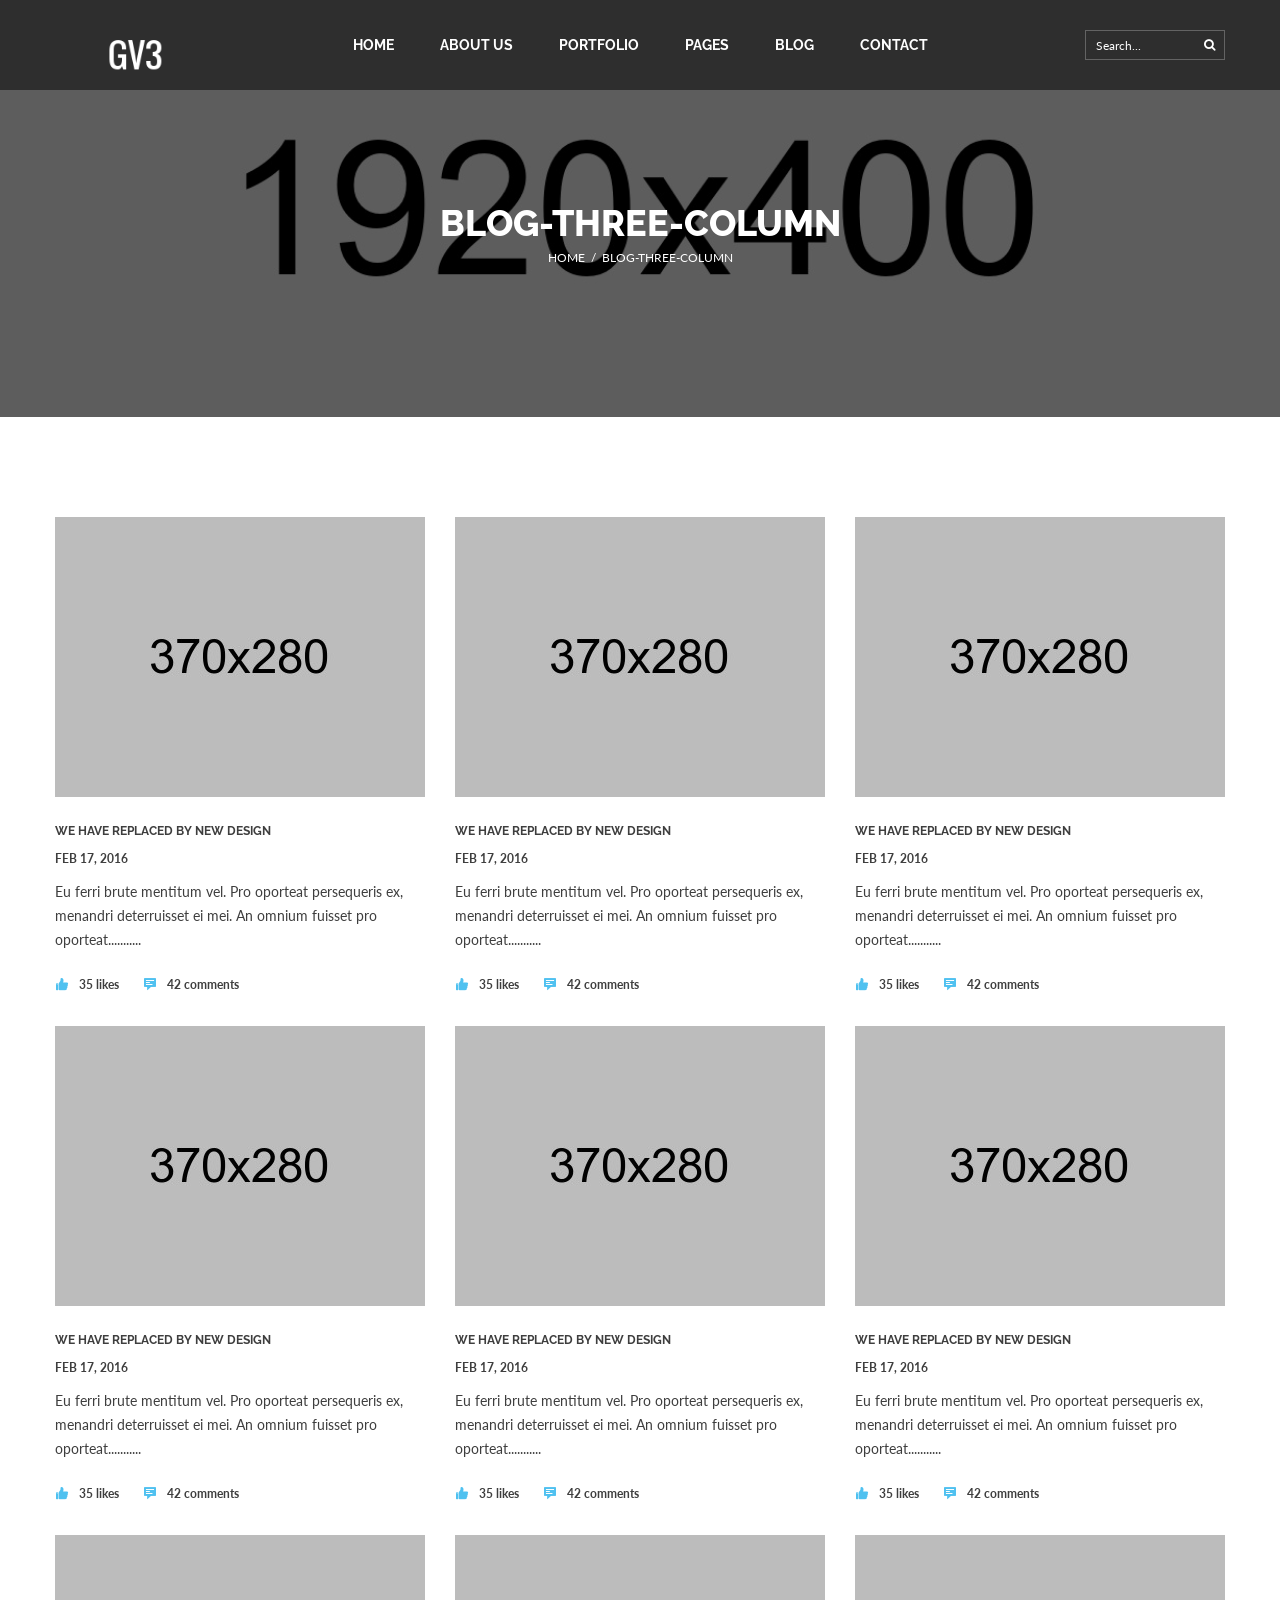
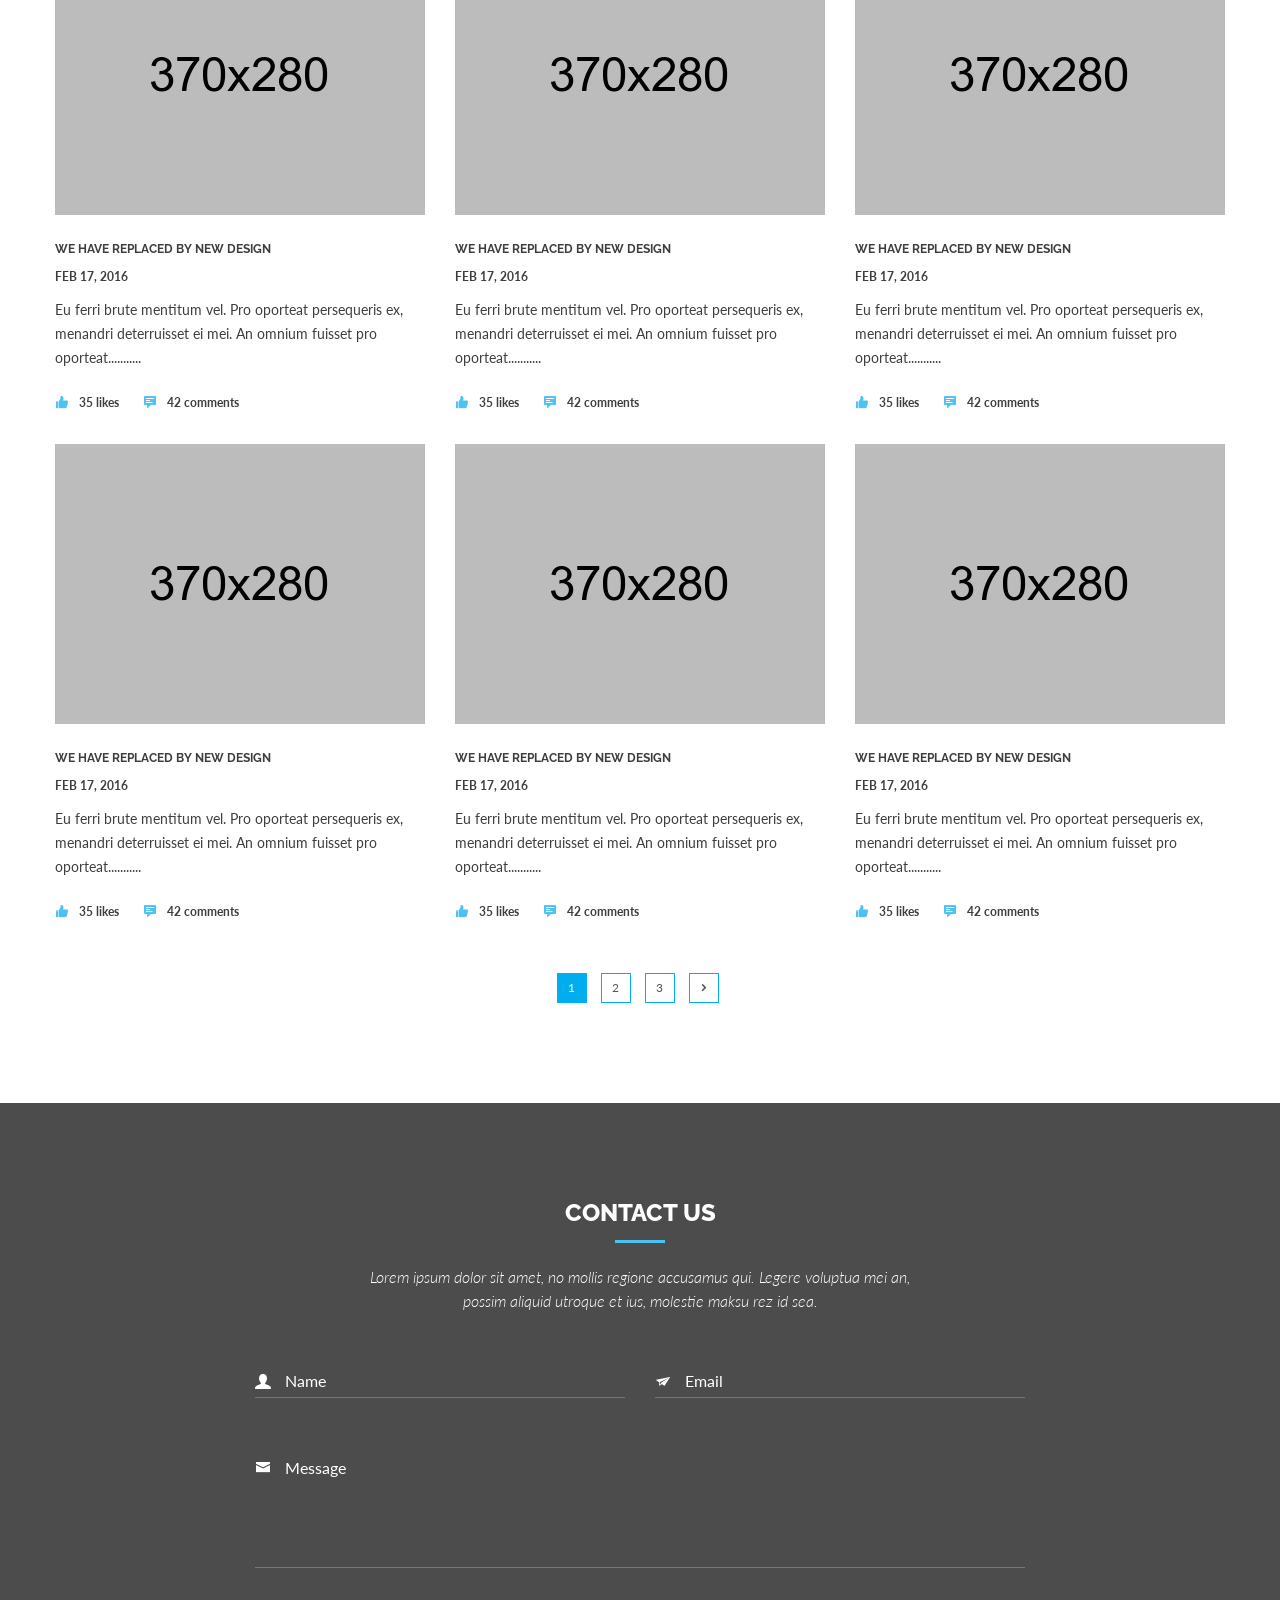
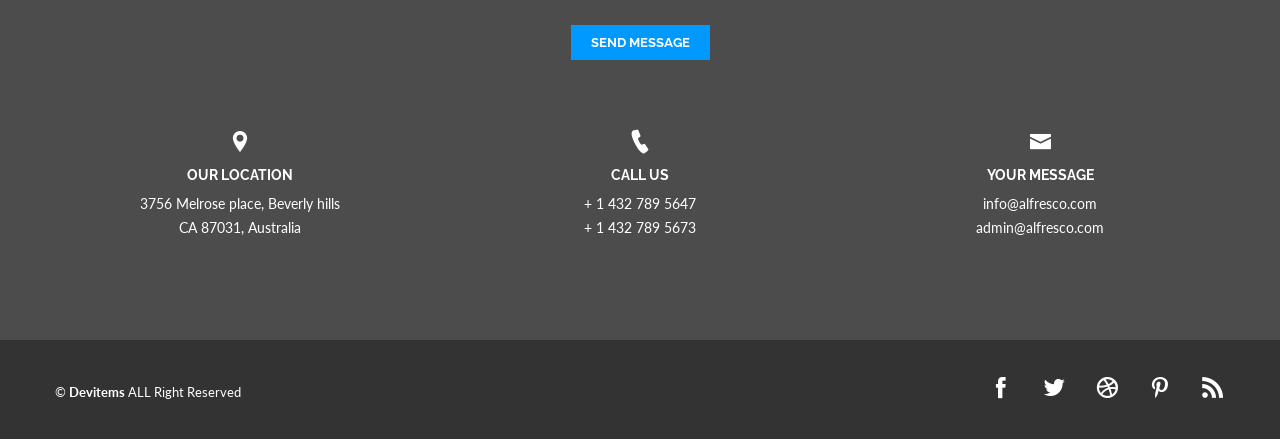
<file: blog-three-column.html>
<!doctype html>
<html class="no-js" lang="en">

<head>
    <meta charset="utf-8">
    <meta http-equiv="x-ua-compatible" content="ie=edge">
    <title>Blog Three Column - Corpex</title>
    <meta name="description" content="">
    <meta name="viewport" content="width=device-width, initial-scale=1">
    <!-- favicon -->
    <link rel='shortcut icon' type='image/x-icon' href='images/logo/favicon.ico' />
    <link rel="apple-touch-icon" href="apple-touch-icon.png">
    <!-- Place favicon.ico in the root directory -->
    <!-- All css files are included here. -->
    <!-- Bootstrap fremwork main css -->
    <link rel="stylesheet" href="css/bootstrap.min.css">
    <!-- This core.css file contents all plugings css file. -->
    <link rel="stylesheet" href="css/core.css">
    <!-- icofont -->
    <link rel="stylesheet" href="css/icofont.css">
    <!-- Theme shortcodes/elements style -->
    <link rel="stylesheet" href="css/shortcode/shortcodes.css">
    <!-- Theme main style -->
    <link rel="stylesheet" href="style.css">
    <!-- Responsive css -->
    <link rel="stylesheet" href="css/responsive.css">
    <!-- User style -->
    <link rel="stylesheet" href="css/custom.css">
    <!-- Modernizr JS -->
    <script src="js/vendor/modernizr-2.8.3.min.js"></script>
</head>

<body>
    <!--[if lt IE 8]>
        <p class="browserupgrade">You are using an <strong>outdated</strong> browser. Please <a href="http://browsehappy.com/">upgrade your browser</a> to improve your experience.</p>
    <![endif]-->  

    <!-- Body main wrapper start -->
    <div class="wrapper">
        <!-- Start of header area -->
        <header id="header" class="top-header-area transparent-header headroom headroom--pinned">
            <div class="header-area">
                <div class="container hidden-xs">
                    <div class="row hidden-xs">
                        <div class="col-md-2 col-sm-12">
                            <div class="logo">
                                <a href="index.html"><img src="images/logo/1.png" alt="logo"></a>
                            </div>
                        </div>
                        <div class="col-md-8 col-sm-10">
                            <div class="main-menu-area">
                                <!-- Brand and toggle get grouped for better mobile display -->
                                <div class="navbar-header">
                                    <button type="button" class="navbar-toggle collapsed" data-toggle="collapse" data-target="#bs-example-navbar-collapse-1" aria-expanded="false">
                                        <span class="sr-only">Toggle navigation</span>
                                        <span class="icon-bar"></span>
                                        <span class="icon-bar"></span>
                                        <span class="icon-bar"></span>
                                    </button>
                                </div>    
                                <div class="collapse navbar-collapse text-center primary-menu">
                                    <ul class="nav navbar-nav main-menu clearfix">
                                        <li class="active smoot-menu drop"><a href="index.html">HOME</a>
                                            <ul class="dropdown">
                                                <li><a href="index-animation-text.html">animation text</a></li>   
                                                <li><a href="index-animation-text-2.html">animation text 2</a></li>
                                                <li><a href="index-fixed-img.html">fixed img slider</a></li>
                                                <li><a href="index-parallax.html">parallax bg</a></li>
                                                <li><a href="index-youtube-video-bg.html">youtube vedio bg</a></li>
                                                <li><a href="index-youtube-video-bg-overlay.html">youtube vedio bg overlay</a></li>
                                            </ul>
                                        </li>
                                        <li class="smoot-menu"><a href="about.html"> ABOUT US</a></li>
                                        <li class="smoot-menu drop"><a href="portfolio.html">PORTFOLIO</a>
                                            <ul class="dropdown">
                                                <li><a href="portfolio-two-column.html">portfolio two column</a></li>
                                                <li><a href="portfolio-three-column.html">portfolio three column</a></li>
                                                <li><a href="portfolio-four-column.html">portfolio four column</a></li>
                                            </ul>
                                        </li>
                                        <li class="smoot-menu drop"><a href="#pages">PAGES </a>
                                            <ul class="dropdown">
                                                <li><a href="about.html">about us</a></li>
                                                <li class="drop"><a href="portfolio.html">portfolio</a>
                                                    <ul class="dropdown level2">
                                                        <li><a href="portfolio-two-column.html">portfolio two column</a></li>
                                                        <li><a href="portfolio-three-column.html">portfolio three column</a></li>
                                                        <li><a href="portfolio-four-column.html">portfolio four column</a></li>
                                                    </ul>
                                                </li>
                                                <li class="drop"><a href="blog-details.html">blog </a>
                                                    <ul class="dropdown level2">
                                                        <li><a href="blog-details-both-sidebar.html">blog details both sidebar</a></li>
                                                        <li><a href="blog-details-full-width.html">blog details full width</a></li>
                                                        <li><a href="blog-details-left-sidebar.html">blog details left sidebar</a></li>
                                                        <li><a href="blog-details-right-sidebar.html">blog details right sidebar</a></li>
                                                        <li><a href="blog-four-column.html">blog four column</a></li>
                                                        <li><a href="blog-three-column.html">blog three column</a></li>
                                                        <li><a href="blog-two-column.html">blog two column</a></li>
                                                    </ul>
                                                </li>
                                                <li><a href="our-team.html">our team</a></li>
                                                <li><a href="service.html">our service</a></li>
                                                <li><a href="contact-2.html">contact 2</a></li>
                                            </ul>
                                        </li>
                                        <li class="smoot-menu drop"><a href="blog-grid.html">BLOG</a>
                                            <ul class="dropdown">
                                                <li><a href="blog-four-column.html">blog four column</a></li>
                                                <li><a href="blog-three-column.html">blog three column</a></li>
                                                <li><a href="blog-two-column.html">blog two column</a></li>
                                            </ul>
                                        </li>
                                        <li class="smoot-menu"><a href="contact.html">CONTACT</a></li>
                                    </ul>
                                </div>
                            </div>
                        </div>
                        <div class="col-md-2 col-sm-2">
                            <div class="header-search mt-30">
                                <form  class="form-search f-right" action="#">
                                    <input  placeholder="Search..." type="text">
                                    <button class="search-submit" type="submit">
                                        <i class="fa fa-search"></i>
                                    </button>
                                </form>
                            </div>
                        </div>
                    </div>
                </div>
                <!-- mobile-menu-area start -->
                <div class="mobile-menu-area hidden-md hidden-lg hidden-sm">
                    <div class="fluid-container">
                        <div class="mobile-menu clearfix">
                            <nav id="mobile_dropdown">
                                <ul>
                                    <li><a href="index.html">Home</a>
                                        <ul>
                                            <li><a href="index-animation-text-2.html">animation text 2</a></li>
                                            <li><a href="index-animation-text.html">animation text</a></li>
                                            <li><a href="index-fixed-img.html">fixed img</a></li>
                                            <li><a href="index-parallax.html">parallax</a></li>
                                            <li><a href="index-youtube-video-bg-overlay.html">youtube video bg overlay</a></li>
                                            <li><a href="index-youtube-video-bg.html">youtube video bg</a></li>
                                        </ul>
                                    </li>
                                    <li><a href="blog-details.html">blog</a>
                                        <ul>
                                            <li><a href="blog-grid.html">blog grid</a>
                                                <ul>
                                                    <li><a href="blog-four-column.html">blog four column</a></li>
                                                    <li><a href="blog-three-column.html">blog three column</a></li>
                                                    <li><a href="blog-two-column.html">blog two column</a></li>
                                                </ul>
                                            </li>
                                            <li><a href="blog-details.html">blog details</a>
                                                <ul>
                                                    <li><a href="blog-details-both-sidebar.html">blog details both sidebar</a></li>
                                                    <li><a href="blog-details-full-width.html">blog details full width</a></li>
                                                    <li><a href="blog-details-left-sidebar.html">blog details left sidebar</a></li>
                                                    <li><a href="blog-details-right-sidebar.html">blog details right sidebar</a></li>
                                                </ul>
                                            </li>
                                        </ul>
                                    </li>
                                    <li><a href="#">Pages</a>
                                        <ul>
                                            <li><a href="about.html">ABOUT US</a></li>
                                            <li><a href="portfolio.html">PORTFOLIO</a></li>
                                            <li><a href="blog-grid.html">blog grid</a></li>
                                            <li><a href="blog-details.html">BLOG details</a></li>
                                            <li><a href="contact.html">CONTACT</a></li>
                                            <li><a href="contact-2.html">contact 2</a></li>
                                            <li><a href="about.html">about</a></li>
                                            <li><a href="service.html">service</a></li>
                                        </ul>
                                    </li>
                                    <li><a href="portfolio.html">Portfolio</a>
                                        <ul>
                                            <li><a href="portfolio-two-column.html">2 Columns</a></li>
                                            <li><a href="portfolio-three-column.html">3 Columns</a></li>
                                            <li><a href="portfolio-four-column.html">4 Columns</a></li>
                                            <li><a href="portfolio.html">portfolio</a></li>
                                        </ul>                                   
                                    </li>
                                    <li><a href="contact.html">Contact</a>
                                        <ul>
                                            <li><a href="contact-2.html">contact 2</a></li>
                                        </ul>
                                    </li>
                                </ul>
                            </nav>
                        </div>  
                    </div>
                </div>
                <!-- mobile-menu-area end --> 
            </div>
        </header>
        <!-- End of header area -->
        <!-- Start Bradcaump area -->
        <div class="cx-bradcaump-area sbg-4" data-black-overlay="5">
            <div class="container">
                <div class="row">
                    <div class="col-xs-12">
                        <div class="bradcaump-wrap text-center">
                            <h2 class="bradcaump-title">Blog-three-column</h2>
                            <nav class="bradcaump-inner">
                              <a class="breadcrumb-item" href="index.html">Home</a>
                              <span class="brd-separetor">/</span>
                              <span class="breadcrumb-item active">Blog-three-column</span>
                            </nav>
                        </div>
                    </div>
                </div>
            </div>
        </div>
        <!-- End Bradcaump area -->
        <!-- Start blog  Area  -->
        <div class="cx-blog-area cx-section ptb-100 white-bg">
            <div class="container">
                <div class="row">
                    <div class="cx-blog-warp">
                        <!-- Single blog start -->
                        <div class="col-md-4 col-lg-4 col-sm-6 col-xs-12">
                            <div class="cx-single-blog">
                                <div class="cx-blgo-head">
                                    <div class="cx-port-front">
                                        <a href="#">
                                            <img src="images/blog/sm/1.jpg" alt="">
                                        </a>
                                    </div>
                                    <div class="cx-blog-back">
                                        <div class="cx-blog-arrow">
                                            <div class="cx-blog-inner">
                                                <div class="cx-port-action">
                                                    <a href="#"><i class="icofont icofont-link-alt"></i></a>
                                                </div>
                                            </div>
                                        </div>
                                    </div>
                                </div>
                                <div class="cx-blog-body">
                                    <h2><a href="#">We have replaced by new design</a></h2>
                                    <span class="cx-blog-date">feb 17, 2016</span>
                                    <p>Eu ferri brute mentitum vel. Pro oporteat persequeris ex, menandri deterruisset ei mei. An omnium fuisset pro oporteat...........</p>
                                </div>
                                <div class="cx-blgo-foot">
                                    <div class="cx-blog-meta">
                                       <ul>
                                            <li><a href="#"><i class="icofont icofont-like"></i>35 likes</a></li>
                                            <li><a href="#"><i class="icofont icofont-comment"></i>42 comments</a></li>
                                        </ul> 
                                    </div>
                                </div>
                            </div>
                        </div>
                        <!-- Single blog End -->
                        <!-- Single blog start -->
                        <div class="col-md-4 col-lg-4 col-sm-6 col-xs-12">
                            <div class="cx-single-blog">
                                <div class="cx-blgo-head">
                                    <div class="cx-port-front">
                                        <a href="#">
                                            <img src="images/blog/sm/2.jpg" alt="">
                                        </a>
                                    </div>
                                    <div class="cx-blog-back">
                                        <div class="cx-blog-arrow">
                                            <div class="cx-blog-inner">
                                                <div class="cx-port-action">
                                                    <a href="#"><i class="icofont icofont-link-alt"></i></a>
                                                </div>
                                            </div>
                                        </div>
                                    </div>
                                </div>
                                <div class="cx-blog-body">
                                    <h2><a href="#">We have replaced by new design</a></h2>
                                    <span class="cx-blog-date">feb 17, 2016</span>
                                    <p>Eu ferri brute mentitum vel. Pro oporteat persequeris ex, menandri deterruisset ei mei. An omnium fuisset pro oporteat...........</p>
                                </div>
                                <div class="cx-blgo-foot">
                                    <div class="cx-blog-meta">
                                       <ul>
                                            <li><a href="#"><i class="icofont icofont-like"></i>35 likes</a></li>
                                            <li><a href="#"><i class="icofont icofont-comment"></i>42 comments</a></li>
                                        </ul> 
                                    </div>
                                </div>
                            </div>
                        </div>
                        <!-- Single blog End -->
                        <!-- Single blog start -->
                        <div class="col-md-4 col-lg-4 col-sm-6 col-xs-12">
                            <div class="cx-single-blog">
                                <div class="cx-blgo-head">
                                    <div class="cx-port-front">
                                        <a href="#">
                                            <img src="images/blog/sm/3.jpg" alt="">
                                        </a>
                                    </div>
                                    <div class="cx-blog-back">
                                        <div class="cx-blog-arrow">
                                            <div class="cx-blog-inner">
                                                <div class="cx-port-action">
                                                    <a href="#"><i class="icofont icofont-link-alt"></i></a>
                                                </div>
                                            </div>
                                        </div>
                                    </div>
                                </div>
                                <div class="cx-blog-body">
                                    <h2><a href="#">We have replaced by new design</a></h2>
                                    <span class="cx-blog-date">feb 17, 2016</span>
                                    <p>Eu ferri brute mentitum vel. Pro oporteat persequeris ex, menandri deterruisset ei mei. An omnium fuisset pro oporteat...........</p>
                                </div>
                                <div class="cx-blgo-foot">
                                    <div class="cx-blog-meta">
                                       <ul>
                                            <li><a href="#"><i class="icofont icofont-like"></i>35 likes</a></li>
                                            <li><a href="#"><i class="icofont icofont-comment"></i>42 comments</a></li>
                                        </ul> 
                                    </div>
                                </div>
                            </div>
                        </div>
                        <!-- Single blog End -->
                        <!-- Single blog start -->
                        <div class="col-md-4 col-lg-4 col-sm-6 col-xs-12">
                            <div class="cx-single-blog">
                                <div class="cx-blgo-head">
                                    <div class="cx-port-front">
                                        <a href="#">
                                            <img src="images/blog/sm/4.jpg" alt="">
                                        </a>
                                    </div>
                                    <div class="cx-blog-back">
                                        <div class="cx-blog-arrow">
                                            <div class="cx-blog-inner">
                                                <div class="cx-port-action">
                                                    <a href="#"><i class="icofont icofont-link-alt"></i></a>
                                                </div>
                                            </div>
                                        </div>
                                    </div>
                                </div>
                                <div class="cx-blog-body">
                                    <h2><a href="#">We have replaced by new design</a></h2>
                                    <span class="cx-blog-date">feb 17, 2016</span>
                                    <p>Eu ferri brute mentitum vel. Pro oporteat persequeris ex, menandri deterruisset ei mei. An omnium fuisset pro oporteat...........</p>
                                </div>
                                <div class="cx-blgo-foot">
                                    <div class="cx-blog-meta">
                                       <ul>
                                            <li><a href="#"><i class="icofont icofont-like"></i>35 likes</a></li>
                                            <li><a href="#"><i class="icofont icofont-comment"></i>42 comments</a></li>
                                        </ul> 
                                    </div>
                                </div>
                            </div>
                        </div>
                        <!-- Single blog End -->
                        <!-- Single blog start -->
                        <div class="col-md-4 col-lg-4 col-sm-6 col-xs-12">
                            <div class="cx-single-blog">
                                <div class="cx-blgo-head">
                                    <div class="cx-port-front">
                                        <a href="#">
                                            <img src="images/blog/sm/5.jpg" alt="">
                                        </a>
                                    </div>
                                    <div class="cx-blog-back">
                                        <div class="cx-blog-arrow">
                                            <div class="cx-blog-inner">
                                                <div class="cx-port-action">
                                                    <a href="#"><i class="icofont icofont-link-alt"></i></a>
                                                </div>
                                            </div>
                                        </div>
                                    </div>
                                </div>
                                <div class="cx-blog-body">
                                    <h2><a href="#">We have replaced by new design</a></h2>
                                    <span class="cx-blog-date">feb 17, 2016</span>
                                    <p>Eu ferri brute mentitum vel. Pro oporteat persequeris ex, menandri deterruisset ei mei. An omnium fuisset pro oporteat...........</p>
                                </div>
                                <div class="cx-blgo-foot">
                                    <div class="cx-blog-meta">
                                       <ul>
                                            <li><a href="#"><i class="icofont icofont-like"></i>35 likes</a></li>
                                            <li><a href="#"><i class="icofont icofont-comment"></i>42 comments</a></li>
                                        </ul> 
                                    </div>
                                </div>
                            </div>
                        </div>
                        <!-- Single blog End -->
                        <!-- Single blog start -->
                        <div class="col-md-4 col-lg-4 col-sm-6 col-xs-12">
                            <div class="cx-single-blog">
                                <div class="cx-blgo-head">
                                    <div class="cx-port-front">
                                        <a href="#">
                                            <img src="images/blog/sm/6.jpg" alt="">
                                        </a>
                                    </div>
                                    <div class="cx-blog-back">
                                        <div class="cx-blog-arrow">
                                            <div class="cx-blog-inner">
                                                <div class="cx-port-action">
                                                    <a href="#"><i class="icofont icofont-link-alt"></i></a>
                                                </div>
                                            </div>
                                        </div>
                                    </div>
                                </div>
                                <div class="cx-blog-body">
                                    <h2><a href="#">We have replaced by new design</a></h2>
                                    <span class="cx-blog-date">feb 17, 2016</span>
                                    <p>Eu ferri brute mentitum vel. Pro oporteat persequeris ex, menandri deterruisset ei mei. An omnium fuisset pro oporteat...........</p>
                                </div>
                                <div class="cx-blgo-foot">
                                    <div class="cx-blog-meta">
                                       <ul>
                                            <li><a href="#"><i class="icofont icofont-like"></i>35 likes</a></li>
                                            <li><a href="#"><i class="icofont icofont-comment"></i>42 comments</a></li>
                                        </ul> 
                                    </div>
                                </div>
                            </div>
                        </div>
                        <!-- Single blog End -->
                        <!-- Single blog start -->
                        <div class="col-md-4 col-lg-4 col-sm-6 col-xs-12">
                            <div class="cx-single-blog">
                                <div class="cx-blgo-head">
                                    <div class="cx-port-front">
                                        <a href="#">
                                            <img src="images/blog/sm/7.jpg" alt="">
                                        </a>
                                    </div>
                                    <div class="cx-blog-back">
                                        <div class="cx-blog-arrow">
                                            <div class="cx-blog-inner">
                                                <div class="cx-port-action">
                                                    <a href="#"><i class="icofont icofont-link-alt"></i></a>
                                                </div>
                                            </div>
                                        </div>
                                    </div>
                                </div>
                                <div class="cx-blog-body">
                                    <h2><a href="#">We have replaced by new design</a></h2>
                                    <span class="cx-blog-date">feb 17, 2016</span>
                                    <p>Eu ferri brute mentitum vel. Pro oporteat persequeris ex, menandri deterruisset ei mei. An omnium fuisset pro oporteat...........</p>
                                </div>
                                <div class="cx-blgo-foot">
                                    <div class="cx-blog-meta">
                                       <ul>
                                            <li><a href="#"><i class="icofont icofont-like"></i>35 likes</a></li>
                                            <li><a href="#"><i class="icofont icofont-comment"></i>42 comments</a></li>
                                        </ul> 
                                    </div>
                                </div>
                            </div>
                        </div>
                        <!-- Single blog End -->
                        <!-- Single blog start -->
                        <div class="col-md-4 col-lg-4 col-sm-6 col-xs-12">
                            <div class="cx-single-blog">
                                <div class="cx-blgo-head">
                                    <div class="cx-port-front">
                                        <a href="#">
                                            <img src="images/blog/sm/8.jpg" alt="">
                                        </a>
                                    </div>
                                    <div class="cx-blog-back">
                                        <div class="cx-blog-arrow">
                                            <div class="cx-blog-inner">
                                                <div class="cx-port-action">
                                                    <a href="#"><i class="icofont icofont-link-alt"></i></a>
                                                </div>
                                            </div>
                                        </div>
                                    </div>
                                </div>
                                <div class="cx-blog-body">
                                    <h2><a href="#">We have replaced by new design</a></h2>
                                    <span class="cx-blog-date">feb 17, 2016</span>
                                    <p>Eu ferri brute mentitum vel. Pro oporteat persequeris ex, menandri deterruisset ei mei. An omnium fuisset pro oporteat...........</p>
                                </div>
                                <div class="cx-blgo-foot">
                                    <div class="cx-blog-meta">
                                       <ul>
                                            <li><a href="#"><i class="icofont icofont-like"></i>35 likes</a></li>
                                            <li><a href="#"><i class="icofont icofont-comment"></i>42 comments</a></li>
                                        </ul> 
                                    </div>
                                </div>
                            </div>
                        </div>
                        <!-- Single blog End -->
                        <!-- Single blog start -->
                        <div class="col-md-4 col-lg-4 col-sm-6 col-xs-12">
                            <div class="cx-single-blog">
                                <div class="cx-blgo-head">
                                    <div class="cx-port-front">
                                        <a href="#">
                                            <img src="images/blog/sm/9.jpg" alt="">
                                        </a>
                                    </div>
                                    <div class="cx-blog-back">
                                        <div class="cx-blog-arrow">
                                            <div class="cx-blog-inner">
                                                <div class="cx-port-action">
                                                    <a href="#"><i class="icofont icofont-link-alt"></i></a>
                                                </div>
                                            </div>
                                        </div>
                                    </div>
                                </div>
                                <div class="cx-blog-body">
                                    <h2><a href="#">We have replaced by new design</a></h2>
                                    <span class="cx-blog-date">feb 17, 2016</span>
                                    <p>Eu ferri brute mentitum vel. Pro oporteat persequeris ex, menandri deterruisset ei mei. An omnium fuisset pro oporteat...........</p>
                                </div>
                                <div class="cx-blgo-foot">
                                    <div class="cx-blog-meta">
                                       <ul>
                                            <li><a href="#"><i class="icofont icofont-like"></i>35 likes</a></li>
                                            <li><a href="#"><i class="icofont icofont-comment"></i>42 comments</a></li>
                                        </ul> 
                                    </div>
                                </div>
                            </div>
                        </div>
                        <!-- Single blog End -->
                        <!-- Single blog start -->
                        <div class="col-md-4 col-lg-4 col-sm-6 col-xs-12">
                            <div class="cx-single-blog">
                                <div class="cx-blgo-head">
                                    <div class="cx-port-front">
                                        <a href="#">
                                            <img src="images/blog/sm/10.jpg" alt="">
                                        </a>
                                    </div>
                                    <div class="cx-blog-back">
                                        <div class="cx-blog-arrow">
                                            <div class="cx-blog-inner">
                                                <div class="cx-port-action">
                                                    <a href="#"><i class="icofont icofont-link-alt"></i></a>
                                                </div>
                                            </div>
                                        </div>
                                    </div>
                                </div>
                                <div class="cx-blog-body">
                                    <h2><a href="#">We have replaced by new design</a></h2>
                                    <span class="cx-blog-date">feb 17, 2016</span>
                                    <p>Eu ferri brute mentitum vel. Pro oporteat persequeris ex, menandri deterruisset ei mei. An omnium fuisset pro oporteat...........</p>
                                </div>
                                <div class="cx-blgo-foot">
                                    <div class="cx-blog-meta">
                                       <ul>
                                            <li><a href="#"><i class="icofont icofont-like"></i>35 likes</a></li>
                                            <li><a href="#"><i class="icofont icofont-comment"></i>42 comments</a></li>
                                        </ul> 
                                    </div>
                                </div>
                            </div>
                        </div>
                        <!-- Single blog End -->
                        <!-- Single blog start -->
                        <div class="col-md-4 col-lg-4 col-sm-6 col-xs-12">
                            <div class="cx-single-blog">
                                <div class="cx-blgo-head">
                                    <div class="cx-port-front">
                                        <a href="#">
                                            <img src="images/blog/sm/11.jpg" alt="">
                                        </a>
                                    </div>
                                    <div class="cx-blog-back">
                                        <div class="cx-blog-arrow">
                                            <div class="cx-blog-inner">
                                                <div class="cx-port-action">
                                                    <a href="#"><i class="icofont icofont-link-alt"></i></a>
                                                </div>
                                            </div>
                                        </div>
                                    </div>
                                </div>
                                <div class="cx-blog-body">
                                    <h2><a href="#">We have replaced by new design</a></h2>
                                    <span class="cx-blog-date">feb 17, 2016</span>
                                    <p>Eu ferri brute mentitum vel. Pro oporteat persequeris ex, menandri deterruisset ei mei. An omnium fuisset pro oporteat...........</p>
                                </div>
                                <div class="cx-blgo-foot">
                                    <div class="cx-blog-meta">
                                       <ul>
                                            <li><a href="#"><i class="icofont icofont-like"></i>35 likes</a></li>
                                            <li><a href="#"><i class="icofont icofont-comment"></i>42 comments</a></li>
                                        </ul> 
                                    </div>
                                </div>
                            </div>
                        </div>
                        <!-- Single blog End -->
                        <!-- Single blog start -->
                        <div class="col-md-4 col-lg-4 col-sm-6 col-xs-12">
                            <div class="cx-single-blog">
                                <div class="cx-blgo-head">
                                    <div class="cx-port-front">
                                        <a href="#">
                                            <img src="images/blog/sm/12.jpg" alt="">
                                        </a>
                                    </div>
                                    <div class="cx-blog-back">
                                        <div class="cx-blog-arrow">
                                            <div class="cx-blog-inner">
                                                <div class="cx-port-action">
                                                    <a href="#"><i class="icofont icofont-link-alt"></i></a>
                                                </div>
                                            </div>
                                        </div>
                                    </div>
                                </div>
                                <div class="cx-blog-body">
                                    <h2><a href="#">We have replaced by new design</a></h2>
                                    <span class="cx-blog-date">feb 17, 2016</span>
                                    <p>Eu ferri brute mentitum vel. Pro oporteat persequeris ex, menandri deterruisset ei mei. An omnium fuisset pro oporteat...........</p>
                                </div>
                                <div class="cx-blgo-foot">
                                    <div class="cx-blog-meta">
                                       <ul>
                                            <li><a href="#"><i class="icofont icofont-like"></i>35 likes</a></li>
                                            <li><a href="#"><i class="icofont icofont-comment"></i>42 comments</a></li>
                                        </ul> 
                                    </div>
                                </div>
                            </div>
                        </div>
                        <!-- Single blog End -->
                    </div>
                </div>
            </div>
            <!-- start pagination -->
            <div class="container">
               <div class="row">
                   <div class="col-md-12">
                        <ul class="cx-pagination clearfix text-center mt-20">
                            <li class="active"><a href="#">1</a></li>
                            <li><a href="#">2</a></li>
                            <li><a href="#">3</a></li>
                            <li><a href="#"><i class="icofont icofont-rounded-right"></i></a></li>
                        </ul>
                   </div>
               </div>
            </div>
            <!-- End pagination -->
        </div>
        <!-- End blog  Area  -->
        <!-- start contact  Area  -->
        <div class="our-contact-area cx-section ptb-100 bg-6" data-black-overlay="7">
            <div class="container">
                <div class="row mb-40">
                    <div class="col-md-12">
                        <div class="section-title text-center">
                            <h2 class="title-line">CONTACT US</h2>
                            <p>Lorem ipsum dolor sit amet, no mollis regione accusamus qui. Legere voluptua mei an, possim aliquid utroque et ius, molestie maksu rez id sea. </p>
                        </div>
                    </div>
                </div>
                <div class="row">
                    <div class="col-md-8 col-md-offset-2">
                       <div class="cx-contact-form">
                           <form action="#">
                                <div class="cx-input-group clearfix">
                                    <div class="single-input name one-half left">
                                        <input type="text" placeholder="Name">
                                    </div>
                                    <div class="single-input email one-half right">
                                        <input type="email" placeholder="Email">
                                    </div>
                                </div>
                                <div class="single-input message">
                                    <textarea placeholder="Message"></textarea>
                                </div>
                                <div class="single-input text-center">
                                    <input type="submit" value="Send Message" class="cx-btn">
                                </div>
                           </form>
                       </div>
                    </div>
                </div>
                <div class="row">
                    <div class="cx-address-wrap clearfix mt-20">
                        <div class="col-md-4 col-sm-4 col-lg-4 col-xs-12">
                            <div class="single-address text-center">
                                <i class="icofont icofont-location-pin"></i>
                                <h4>our location</h4>
                                <p>3756 Melrose place, Beverly hills <br> CA 87031, Australia</p>
                            </div>
                        </div>
                        <div class="col-md-4 col-sm-4 col-lg-4 col-xs-12">
                            <div class="single-address text-center">
                                <i class="icofont icofont-ui-call"></i>
                                <h4>Call Us</h4>
                                <p><a href="tel:14327895647">+ 1 432 789 5647</a></p>
                                <p><a href="tel:14327895673">+ 1 432 789 5673</a></p>
                            </div>
                        </div>
                        <div class="col-md-4 col-sm-4 col-lg-4 col-xs-12">
                            <div class="single-address text-center">
                                <i class="icofont icofont-envelope"></i>
                                <h4>Your Message</h4>
                                <p><a href="mailto:info@alfresco.com">info@alfresco.com</a></p>
                                <p><a href="mailto:admin@alfresco.com">admin@alfresco.com</a></p>
                            </div>
                        </div>
                    </div>
                </div>
            </div>
        </div>
        <!-- End contact  Area  -->
        <!-- Start footer area -->
        <footer id="footer" class="footer-area">
            <div class="container">
                <div class="row">
                    <div class="col-md-6 col-lg-6 col-sm-6 col-xs-12">
                        <div class="copyright text-left xstext-center"><p> &copy; <a href="#">Devitems</a> ALL Right Reserved</p></div>
                    </div>
                    <div class="col-md-6 col-lg-6 col-sm-6 col-xs-12">
                        <div class="social-share text-right xstext-center">
                            <ul>
                                <li><a href="#"><i class="icofont icofont-social-facebook"></i></a></li>
                                <li><a href="#"><i class="icofont icofont-social-twitter"></i></a></li>
                                <li><a href="#"><i class="icofont icofont-social-dribble"></i></a></li>
                                <li><a href="#"><i class="icofont icofont-social-pinterest"></i></a></li>
                                <li><a href="#"><i class="icofont icofont-social-rss"></i></a></li>
                            </ul>
                        </div>
                    </div>
                </div>
            </div>
        </footer>
        <!-- End footer area -->
    </div>
    <!-- Body main wrapper end -->
    <!--start back to top -->
    <div class="hidden-xs" id="back-top"><i class="fa fa-angle-up"></i></div>
    <!-- Placed js at the end of the document so the pages load faster -->
    <!-- jquery latest version -->
    <script src="js/vendor/jquery-1.12.1.min.js"></script>
    <!-- Bootstrap framework js -->
    <script src="js/bootstrap.min.js"></script>
    <!-- All js plugins included in this file. -->
    <script src="js/plugins.js"></script>
    <!-- owl carousel js -->
    <script src="js/owl.carousel.min.js"></script>
    <!-- headroom js -->
    <script src="js/headroom.js"></script>
    <script src="js/jQuery.headroom.js"></script>
    <!-- waypoints js -->
    <script src="js/waypoints.min.js"></script>
    <!-- Main js file that contents all jQuery plugins activation. -->
    <script src="js/main.js"></script>
</body>

</html>
</file>
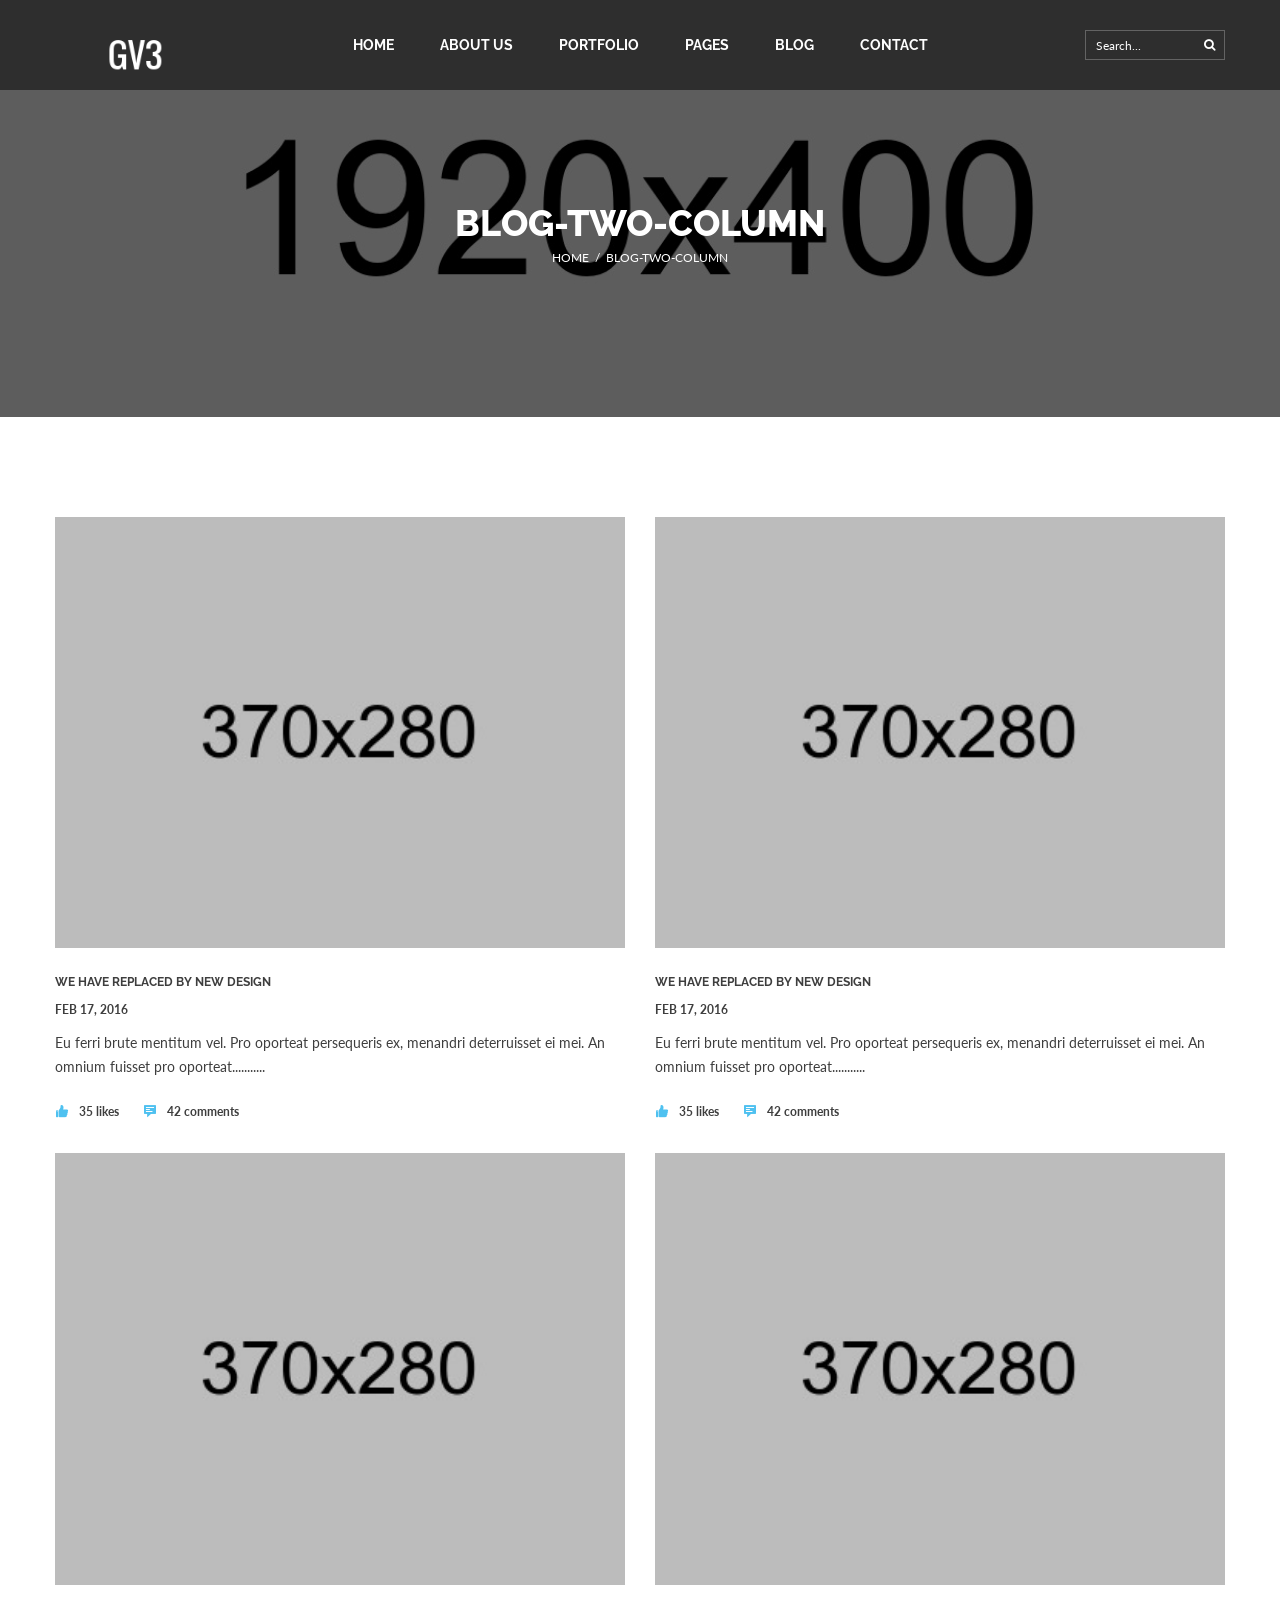
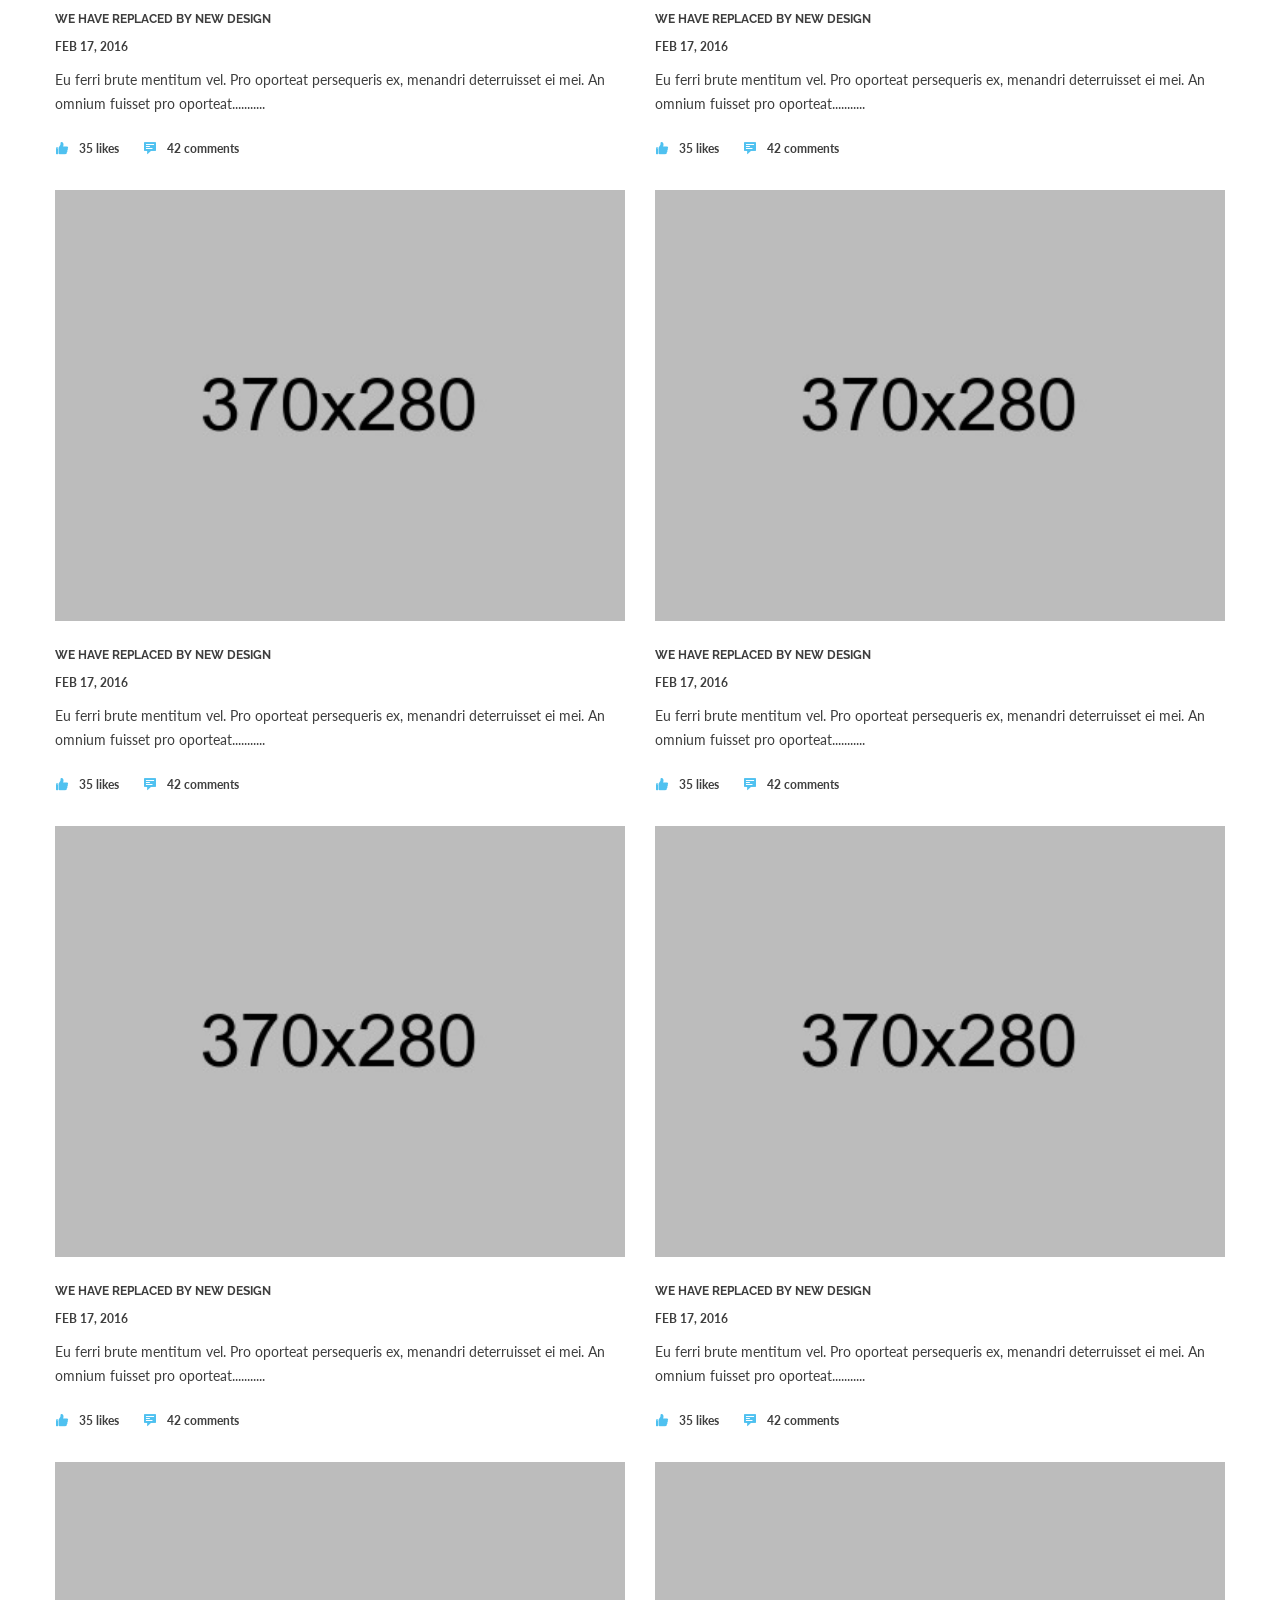
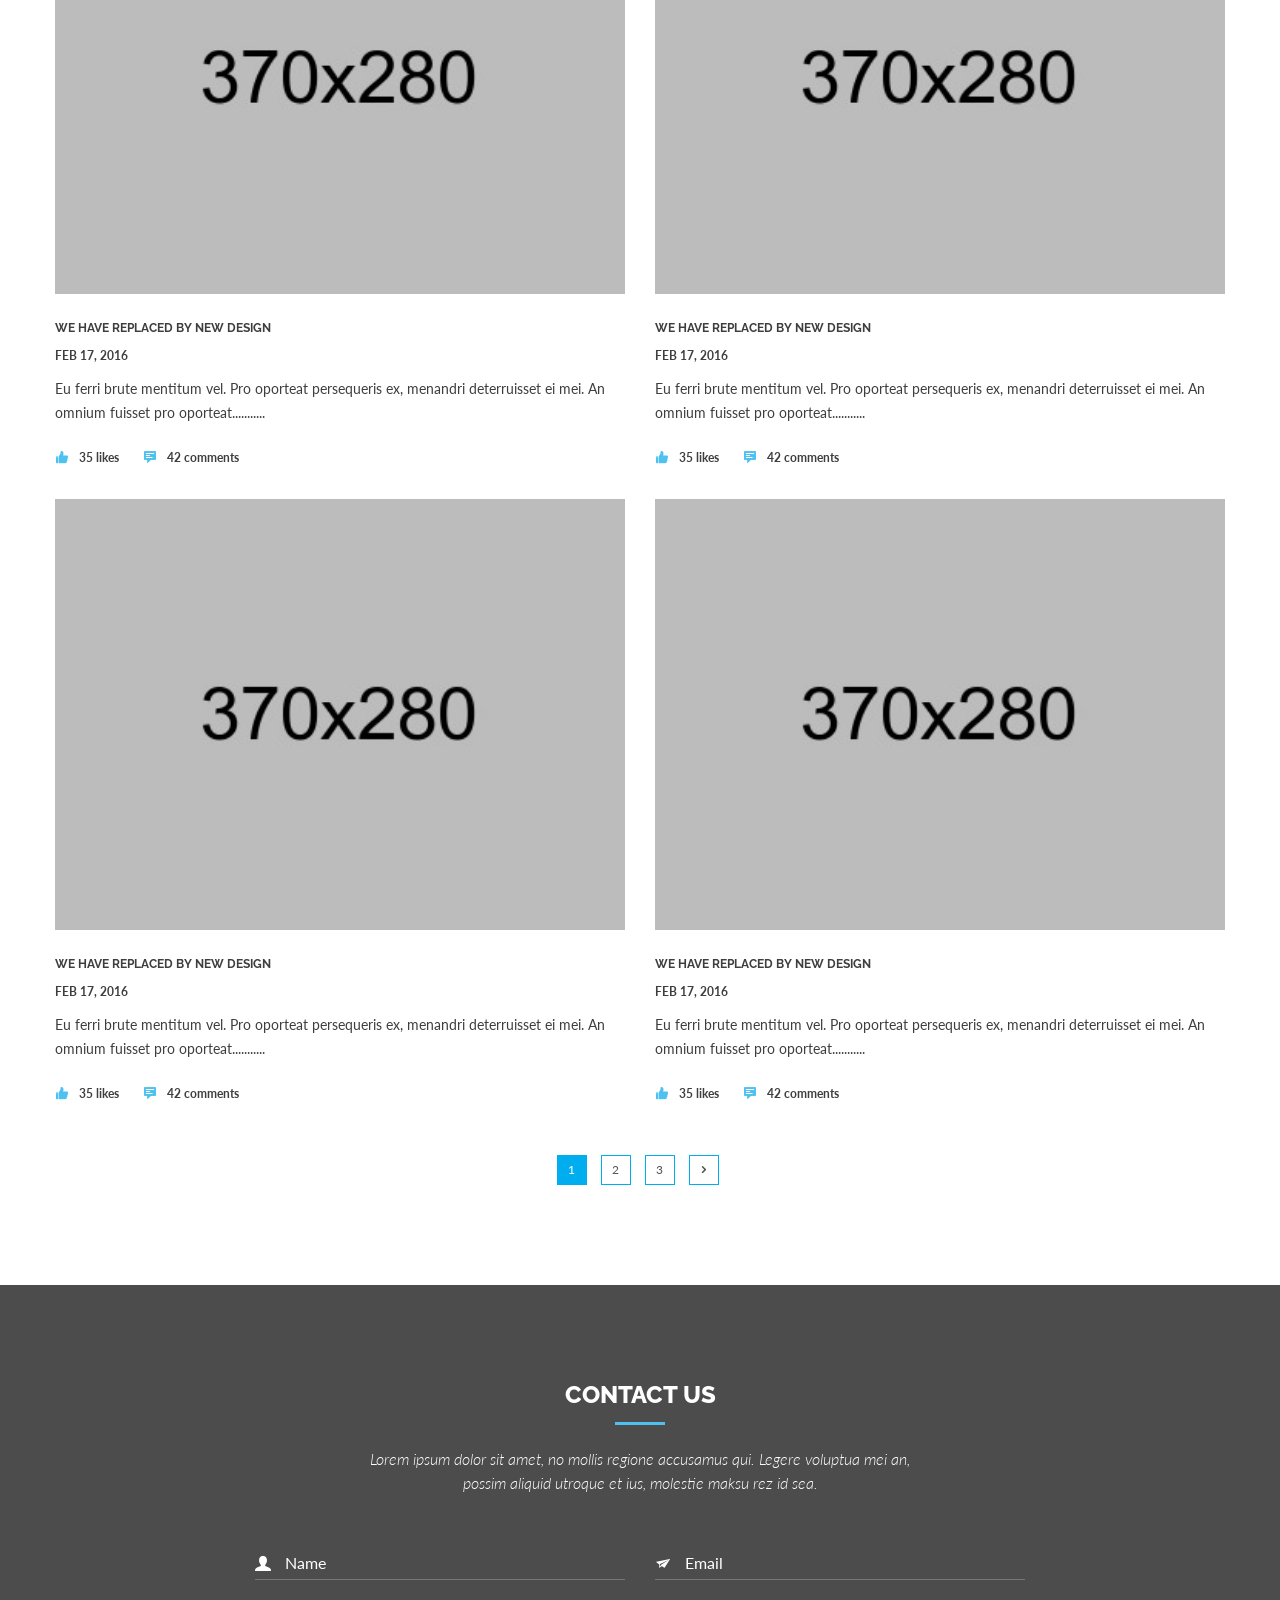
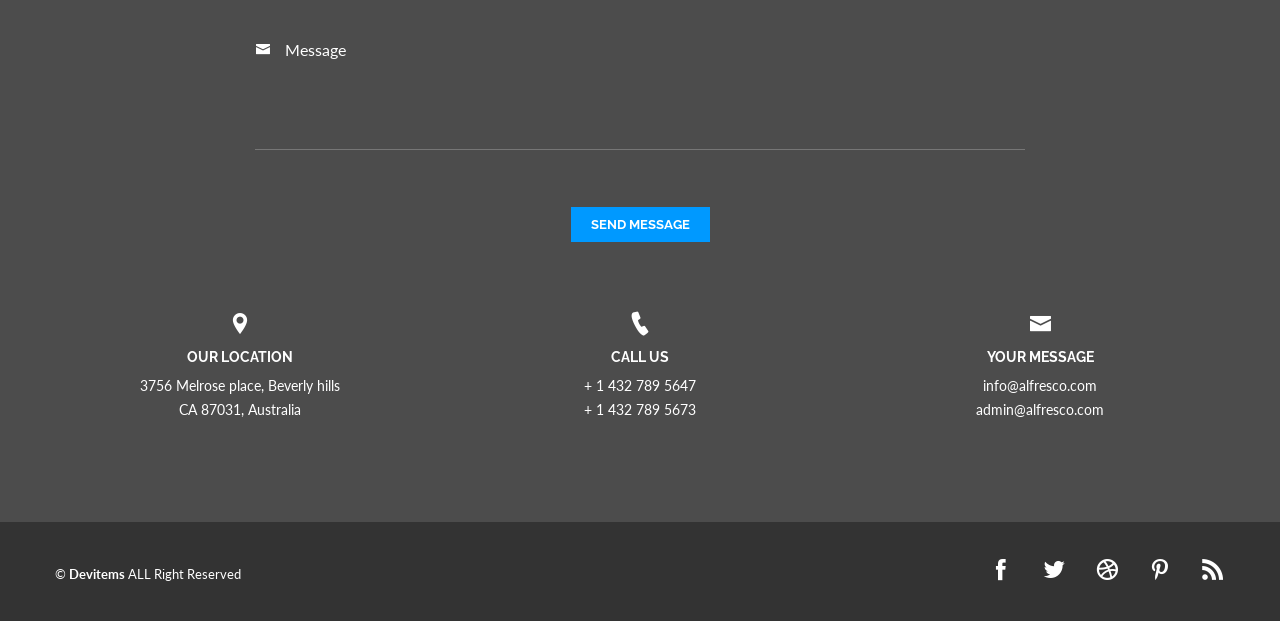
<file: blog-two-column.html>
<!doctype html>
<html class="no-js" lang="en">

<head>
    <meta charset="utf-8">
    <meta http-equiv="x-ua-compatible" content="ie=edge">
    <title>Blog Two Column- Corpex</title>
    <meta name="description" content="">
    <meta name="viewport" content="width=device-width, initial-scale=1">
    <!-- favicon -->
    <link rel='shortcut icon' type='image/x-icon' href='images/logo/favicon.ico' />
    <link rel="apple-touch-icon" href="apple-touch-icon.png">
    <!-- Place favicon.ico in the root directory -->
    <!-- All css files are included here. -->
    <!-- Bootstrap fremwork main css -->
    <link rel="stylesheet" href="css/bootstrap.min.css">
    <!-- This core.css file contents all plugings css file. -->
    <link rel="stylesheet" href="css/core.css">
    <!-- icofont -->
    <link rel="stylesheet" href="css/icofont.css">
    <!-- Theme shortcodes/elements style -->
    <link rel="stylesheet" href="css/shortcode/shortcodes.css">
    <!-- Theme main style -->
    <link rel="stylesheet" href="style.css">
    <!-- Responsive css -->
    <link rel="stylesheet" href="css/responsive.css">
    <!-- User style -->
    <link rel="stylesheet" href="css/custom.css">
    <!-- Modernizr JS -->
    <script src="js/vendor/modernizr-2.8.3.min.js"></script>
</head>

<body>
    <!--[if lt IE 8]>
        <p class="browserupgrade">You are using an <strong>outdated</strong> browser. Please <a href="http://browsehappy.com/">upgrade your browser</a> to improve your experience.</p>
    <![endif]-->  

    <!-- Body main wrapper start -->
    <div class="wrapper">
        <!-- Start of header area -->
        <header id="header" class="top-header-area transparent-header headroom headroom--pinned">
            <div class="header-area">
                <div class="container hidden-xs">
                    <div class="row hidden-xs">
                        <div class="col-md-2 col-sm-12">
                            <div class="logo">
                                <a href="index.html"><img src="images/logo/1.png" alt="logo"></a>
                            </div>
                        </div>
                        <div class="col-md-8 col-sm-10">
                            <div class="main-menu-area">
                                <!-- Brand and toggle get grouped for better mobile display -->
                                <div class="navbar-header">
                                    <button type="button" class="navbar-toggle collapsed" data-toggle="collapse" data-target="#bs-example-navbar-collapse-1" aria-expanded="false">
                                        <span class="sr-only">Toggle navigation</span>
                                        <span class="icon-bar"></span>
                                        <span class="icon-bar"></span>
                                        <span class="icon-bar"></span>
                                    </button>
                                </div>    
                                <div class="collapse navbar-collapse text-center primary-menu">
                                    <ul class="nav navbar-nav main-menu clearfix">
                                        <li class="active smoot-menu drop"><a href="index.html">HOME</a>
                                            <ul class="dropdown">
                                                <li><a href="index-animation-text.html">animation text</a></li>   
                                                <li><a href="index-animation-text-2.html">animation text 2</a></li>
                                                <li><a href="index-fixed-img.html">fixed img slider</a></li>
                                                <li><a href="index-parallax.html">parallax bg</a></li>
                                                <li><a href="index-youtube-video-bg.html">youtube vedio bg</a></li>
                                                <li><a href="index-youtube-video-bg-overlay.html">youtube vedio bg overlay</a></li>
                                            </ul>
                                        </li>
                                        <li class="smoot-menu"><a href="about.html"> ABOUT US</a></li>
                                        <li class="smoot-menu drop"><a href="portfolio.html">PORTFOLIO</a>
                                            <ul class="dropdown">
                                                <li><a href="portfolio-two-column.html">portfolio two column</a></li>
                                                <li><a href="portfolio-three-column.html">portfolio three column</a></li>
                                                <li><a href="portfolio-four-column.html">portfolio four column</a></li>
                                            </ul>
                                        </li>
                                        <li class="smoot-menu drop"><a href="#pages">PAGES </a>
                                            <ul class="dropdown">
                                                <li><a href="about.html">about us</a></li>
                                                <li class="drop"><a href="portfolio.html">portfolio</a>
                                                    <ul class="dropdown level2">
                                                        <li><a href="portfolio-two-column.html">portfolio two column</a></li>
                                                        <li><a href="portfolio-three-column.html">portfolio three column</a></li>
                                                        <li><a href="portfolio-four-column.html">portfolio four column</a></li>
                                                    </ul>
                                                </li>
                                                <li class="drop"><a href="blog-details.html">blog </a>
                                                    <ul class="dropdown level2">
                                                        <li><a href="blog-details-both-sidebar.html">blog details both sidebar</a></li>
                                                        <li><a href="blog-details-full-width.html">blog details full width</a></li>
                                                        <li><a href="blog-details-left-sidebar.html">blog details left sidebar</a></li>
                                                        <li><a href="blog-details-right-sidebar.html">blog details right sidebar</a></li>
                                                        <li><a href="blog-four-column.html">blog four column</a></li>
                                                        <li><a href="blog-three-column.html">blog three column</a></li>
                                                        <li><a href="blog-two-column.html">blog two column</a></li>
                                                    </ul>
                                                </li>
                                                <li><a href="our-team.html">our team</a></li>
                                                <li><a href="service.html">our service</a></li>
                                                <li><a href="contact-2.html">contact 2</a></li>
                                            </ul>
                                        </li>
                                        <li class="smoot-menu drop"><a href="blog-grid.html">BLOG</a>
                                            <ul class="dropdown">
                                                <li><a href="blog-four-column.html">blog four column</a></li>
                                                <li><a href="blog-three-column.html">blog three column</a></li>
                                                <li><a href="blog-two-column.html">blog two column</a></li>
                                            </ul>
                                        </li>
                                        <li class="smoot-menu"><a href="contact.html">CONTACT</a></li>
                                    </ul>
                                </div>
                            </div>
                        </div>
                        <div class="col-md-2 col-sm-2">
                            <div class="header-search mt-30">
                                <form  class="form-search f-right" action="#">
                                    <input  placeholder="Search..." type="text">
                                    <button class="search-submit" type="submit">
                                        <i class="fa fa-search"></i>
                                    </button>
                                </form>
                            </div>
                        </div>
                    </div>
                </div>
                <!-- mobile-menu-area start -->
                <div class="mobile-menu-area hidden-md hidden-lg hidden-sm">
                    <div class="fluid-container">
                        <div class="mobile-menu clearfix">
                            <nav id="mobile_dropdown">
                                <ul>
                                    <li><a href="index.html">Home</a>
                                        <ul>
                                            <li><a href="index-animation-text-2.html">animation text 2</a></li>
                                            <li><a href="index-animation-text.html">animation text</a></li>
                                            <li><a href="index-fixed-img.html">fixed img</a></li>
                                            <li><a href="index-parallax.html">parallax</a></li>
                                            <li><a href="index-youtube-video-bg-overlay.html">youtube video bg overlay</a></li>
                                            <li><a href="index-youtube-video-bg.html">youtube video bg</a></li>
                                        </ul>
                                    </li>
                                    <li><a href="blog-details.html">blog</a>
                                        <ul>
                                            <li><a href="blog-grid.html">blog grid</a>
                                                <ul>
                                                    <li><a href="blog-four-column.html">blog four column</a></li>
                                                    <li><a href="blog-three-column.html">blog three column</a></li>
                                                    <li><a href="blog-two-column.html">blog two column</a></li>
                                                </ul>
                                            </li>
                                            <li><a href="blog-details.html">blog details</a>
                                                <ul>
                                                    <li><a href="blog-details-both-sidebar.html">blog details both sidebar</a></li>
                                                    <li><a href="blog-details-full-width.html">blog details full width</a></li>
                                                    <li><a href="blog-details-left-sidebar.html">blog details left sidebar</a></li>
                                                    <li><a href="blog-details-right-sidebar.html">blog details right sidebar</a></li>
                                                </ul>
                                            </li>
                                        </ul>
                                    </li>
                                    <li><a href="#">Pages</a>
                                        <ul>
                                            <li><a href="about.html">ABOUT US</a></li>
                                            <li><a href="portfolio.html">PORTFOLIO</a></li>
                                            <li><a href="blog-grid.html">blog grid</a></li>
                                            <li><a href="blog-details.html">BLOG details</a></li>
                                            <li><a href="contact.html">CONTACT</a></li>
                                            <li><a href="contact-2.html">contact 2</a></li>
                                            <li><a href="about.html">about</a></li>
                                            <li><a href="service.html">service</a></li>
                                        </ul>
                                    </li>
                                    <li><a href="portfolio.html">Portfolio</a>
                                        <ul>
                                            <li><a href="portfolio-two-column.html">2 Columns</a></li>
                                            <li><a href="portfolio-three-column.html">3 Columns</a></li>
                                            <li><a href="portfolio-four-column.html">4 Columns</a></li>
                                            <li><a href="portfolio.html">portfolio</a></li>
                                        </ul>                                   
                                    </li>
                                    <li><a href="contact.html">Contact</a>
                                        <ul>
                                            <li><a href="contact-2.html">contact 2</a></li>
                                        </ul>
                                    </li>
                                </ul>
                            </nav>
                        </div>  
                    </div>
                </div>
                <!-- mobile-menu-area end --> 
            </div>
        </header>
        <!-- End of header area -->
        <!-- Start Bradcaump area -->
        <div class="cx-bradcaump-area sbg-4" data-black-overlay="5">
            <div class="container">
                <div class="row">
                    <div class="col-xs-12">
                        <div class="bradcaump-wrap text-center">
                            <h2 class="bradcaump-title">Blog-two-column</h2>
                            <nav class="bradcaump-inner">
                              <a class="breadcrumb-item" href="index.html">Home</a>
                              <span class="brd-separetor">/</span>
                              <span class="breadcrumb-item active">Blog-two-column</span>
                            </nav>
                        </div>
                    </div>
                </div>
            </div>
        </div>
        <!-- End Bradcaump area -->
        <!-- Start blog  Area  -->
        <div class="cx-blog-area cx-section ptb-100 white-bg">
            <div class="container">
                <div class="row">
                    <div class="cx-blog-warp">
                        <!-- Single blog start -->
                        <div class="col-md-6 col-lg-6 col-sm-6 col-xs-12">
                            <div class="cx-single-blog">
                                <div class="cx-blgo-head">
                                    <div class="cx-port-front">
                                        <a href="#">
                                            <img src="images/blog/sm/1.jpg" alt="">
                                        </a>
                                    </div>
                                    <div class="cx-blog-back">
                                        <div class="cx-blog-arrow">
                                            <div class="cx-blog-inner">
                                                <div class="cx-port-action">
                                                    <a href="#"><i class="icofont icofont-link-alt"></i></a>
                                                </div>
                                            </div>
                                        </div>
                                    </div>
                                </div>
                                <div class="cx-blog-body">
                                    <h2><a href="#">We have replaced by new design</a></h2>
                                    <span class="cx-blog-date">feb 17, 2016</span>
                                    <p>Eu ferri brute mentitum vel. Pro oporteat persequeris ex, menandri deterruisset ei mei. An omnium fuisset pro oporteat...........</p>
                                </div>
                                <div class="cx-blgo-foot">
                                    <div class="cx-blog-meta">
                                       <ul>
                                            <li><a href="#"><i class="icofont icofont-like"></i>35 likes</a></li>
                                            <li><a href="#"><i class="icofont icofont-comment"></i>42 comments</a></li>
                                        </ul> 
                                    </div>
                                </div>
                            </div>
                        </div>
                        <!-- Single blog End -->
                        <!-- Single blog start -->
                        <div class="col-md-6 col-lg-6 col-sm-6 col-xs-12">
                            <div class="cx-single-blog">
                                <div class="cx-blgo-head">
                                    <div class="cx-port-front">
                                        <a href="#">
                                            <img src="images/blog/sm/2.jpg" alt="">
                                        </a>
                                    </div>
                                    <div class="cx-blog-back">
                                        <div class="cx-blog-arrow">
                                            <div class="cx-blog-inner">
                                                <div class="cx-port-action">
                                                    <a href="#"><i class="icofont icofont-link-alt"></i></a>
                                                </div>
                                            </div>
                                        </div>
                                    </div>
                                </div>
                                <div class="cx-blog-body">
                                    <h2><a href="#">We have replaced by new design</a></h2>
                                    <span class="cx-blog-date">feb 17, 2016</span>
                                    <p>Eu ferri brute mentitum vel. Pro oporteat persequeris ex, menandri deterruisset ei mei. An omnium fuisset pro oporteat...........</p>
                                </div>
                                <div class="cx-blgo-foot">
                                    <div class="cx-blog-meta">
                                       <ul>
                                            <li><a href="#"><i class="icofont icofont-like"></i>35 likes</a></li>
                                            <li><a href="#"><i class="icofont icofont-comment"></i>42 comments</a></li>
                                        </ul> 
                                    </div>
                                </div>
                            </div>
                        </div>
                        <!-- Single blog End -->
                        <!-- Single blog start -->
                        <div class="col-md-6 col-lg-6 col-sm-6 col-xs-12">
                            <div class="cx-single-blog">
                                <div class="cx-blgo-head">
                                    <div class="cx-port-front">
                                        <a href="#">
                                            <img src="images/blog/sm/3.jpg" alt="">
                                        </a>
                                    </div>
                                    <div class="cx-blog-back">
                                        <div class="cx-blog-arrow">
                                            <div class="cx-blog-inner">
                                                <div class="cx-port-action">
                                                    <a href="#"><i class="icofont icofont-link-alt"></i></a>
                                                </div>
                                            </div>
                                        </div>
                                    </div>
                                </div>
                                <div class="cx-blog-body">
                                    <h2><a href="#">We have replaced by new design</a></h2>
                                    <span class="cx-blog-date">feb 17, 2016</span>
                                    <p>Eu ferri brute mentitum vel. Pro oporteat persequeris ex, menandri deterruisset ei mei. An omnium fuisset pro oporteat...........</p>
                                </div>
                                <div class="cx-blgo-foot">
                                    <div class="cx-blog-meta">
                                       <ul>
                                            <li><a href="#"><i class="icofont icofont-like"></i>35 likes</a></li>
                                            <li><a href="#"><i class="icofont icofont-comment"></i>42 comments</a></li>
                                        </ul> 
                                    </div>
                                </div>
                            </div>
                        </div>
                        <!-- Single blog End -->
                        <!-- Single blog start -->
                        <div class="col-md-6 col-lg-6 col-sm-6 col-xs-12">
                            <div class="cx-single-blog">
                                <div class="cx-blgo-head">
                                    <div class="cx-port-front">
                                        <a href="#">
                                            <img src="images/blog/sm/4.jpg" alt="">
                                        </a>
                                    </div>
                                    <div class="cx-blog-back">
                                        <div class="cx-blog-arrow">
                                            <div class="cx-blog-inner">
                                                <div class="cx-port-action">
                                                    <a href="#"><i class="icofont icofont-link-alt"></i></a>
                                                </div>
                                            </div>
                                        </div>
                                    </div>
                                </div>
                                <div class="cx-blog-body">
                                    <h2><a href="#">We have replaced by new design</a></h2>
                                    <span class="cx-blog-date">feb 17, 2016</span>
                                    <p>Eu ferri brute mentitum vel. Pro oporteat persequeris ex, menandri deterruisset ei mei. An omnium fuisset pro oporteat...........</p>
                                </div>
                                <div class="cx-blgo-foot">
                                    <div class="cx-blog-meta">
                                       <ul>
                                            <li><a href="#"><i class="icofont icofont-like"></i>35 likes</a></li>
                                            <li><a href="#"><i class="icofont icofont-comment"></i>42 comments</a></li>
                                        </ul> 
                                    </div>
                                </div>
                            </div>
                        </div>
                        <!-- Single blog End -->
                        <!-- Single blog start -->
                        <div class="col-md-6 col-lg-6 col-sm-6 col-xs-12">
                            <div class="cx-single-blog">
                                <div class="cx-blgo-head">
                                    <div class="cx-port-front">
                                        <a href="#">
                                            <img src="images/blog/sm/5.jpg" alt="">
                                        </a>
                                    </div>
                                    <div class="cx-blog-back">
                                        <div class="cx-blog-arrow">
                                            <div class="cx-blog-inner">
                                                <div class="cx-port-action">
                                                    <a href="#"><i class="icofont icofont-link-alt"></i></a>
                                                </div>
                                            </div>
                                        </div>
                                    </div>
                                </div>
                                <div class="cx-blog-body">
                                    <h2><a href="#">We have replaced by new design</a></h2>
                                    <span class="cx-blog-date">feb 17, 2016</span>
                                    <p>Eu ferri brute mentitum vel. Pro oporteat persequeris ex, menandri deterruisset ei mei. An omnium fuisset pro oporteat...........</p>
                                </div>
                                <div class="cx-blgo-foot">
                                    <div class="cx-blog-meta">
                                       <ul>
                                            <li><a href="#"><i class="icofont icofont-like"></i>35 likes</a></li>
                                            <li><a href="#"><i class="icofont icofont-comment"></i>42 comments</a></li>
                                        </ul> 
                                    </div>
                                </div>
                            </div>
                        </div>
                        <!-- Single blog End -->
                        <!-- Single blog start -->
                        <div class="col-md-6 col-lg-6 col-sm-6 col-xs-12">
                            <div class="cx-single-blog">
                                <div class="cx-blgo-head">
                                    <div class="cx-port-front">
                                        <a href="#">
                                            <img src="images/blog/sm/6.jpg" alt="">
                                        </a>
                                    </div>
                                    <div class="cx-blog-back">
                                        <div class="cx-blog-arrow">
                                            <div class="cx-blog-inner">
                                                <div class="cx-port-action">
                                                    <a href="#"><i class="icofont icofont-link-alt"></i></a>
                                                </div>
                                            </div>
                                        </div>
                                    </div>
                                </div>
                                <div class="cx-blog-body">
                                    <h2><a href="#">We have replaced by new design</a></h2>
                                    <span class="cx-blog-date">feb 17, 2016</span>
                                    <p>Eu ferri brute mentitum vel. Pro oporteat persequeris ex, menandri deterruisset ei mei. An omnium fuisset pro oporteat...........</p>
                                </div>
                                <div class="cx-blgo-foot">
                                    <div class="cx-blog-meta">
                                       <ul>
                                            <li><a href="#"><i class="icofont icofont-like"></i>35 likes</a></li>
                                            <li><a href="#"><i class="icofont icofont-comment"></i>42 comments</a></li>
                                        </ul> 
                                    </div>
                                </div>
                            </div>
                        </div>
                        <!-- Single blog End -->
                        <!-- Single blog start -->
                        <div class="col-md-6 col-lg-6 col-sm-6 col-xs-12">
                            <div class="cx-single-blog">
                                <div class="cx-blgo-head">
                                    <div class="cx-port-front">
                                        <a href="#">
                                            <img src="images/blog/sm/7.jpg" alt="">
                                        </a>
                                    </div>
                                    <div class="cx-blog-back">
                                        <div class="cx-blog-arrow">
                                            <div class="cx-blog-inner">
                                                <div class="cx-port-action">
                                                    <a href="#"><i class="icofont icofont-link-alt"></i></a>
                                                </div>
                                            </div>
                                        </div>
                                    </div>
                                </div>
                                <div class="cx-blog-body">
                                    <h2><a href="#">We have replaced by new design</a></h2>
                                    <span class="cx-blog-date">feb 17, 2016</span>
                                    <p>Eu ferri brute mentitum vel. Pro oporteat persequeris ex, menandri deterruisset ei mei. An omnium fuisset pro oporteat...........</p>
                                </div>
                                <div class="cx-blgo-foot">
                                    <div class="cx-blog-meta">
                                       <ul>
                                            <li><a href="#"><i class="icofont icofont-like"></i>35 likes</a></li>
                                            <li><a href="#"><i class="icofont icofont-comment"></i>42 comments</a></li>
                                        </ul> 
                                    </div>
                                </div>
                            </div>
                        </div>
                        <!-- Single blog End -->
                        <!-- Single blog start -->
                        <div class="col-md-6 col-lg-6 col-sm-6 col-xs-12">
                            <div class="cx-single-blog">
                                <div class="cx-blgo-head">
                                    <div class="cx-port-front">
                                        <a href="#">
                                            <img src="images/blog/sm/8.jpg" alt="">
                                        </a>
                                    </div>
                                    <div class="cx-blog-back">
                                        <div class="cx-blog-arrow">
                                            <div class="cx-blog-inner">
                                                <div class="cx-port-action">
                                                    <a href="#"><i class="icofont icofont-link-alt"></i></a>
                                                </div>
                                            </div>
                                        </div>
                                    </div>
                                </div>
                                <div class="cx-blog-body">
                                    <h2><a href="#">We have replaced by new design</a></h2>
                                    <span class="cx-blog-date">feb 17, 2016</span>
                                    <p>Eu ferri brute mentitum vel. Pro oporteat persequeris ex, menandri deterruisset ei mei. An omnium fuisset pro oporteat...........</p>
                                </div>
                                <div class="cx-blgo-foot">
                                    <div class="cx-blog-meta">
                                       <ul>
                                            <li><a href="#"><i class="icofont icofont-like"></i>35 likes</a></li>
                                            <li><a href="#"><i class="icofont icofont-comment"></i>42 comments</a></li>
                                        </ul> 
                                    </div>
                                </div>
                            </div>
                        </div>
                        <!-- Single blog End -->
                        <!-- Single blog start -->
                        <div class="col-md-6 col-lg-6 col-sm-6 col-xs-12">
                            <div class="cx-single-blog">
                                <div class="cx-blgo-head">
                                    <div class="cx-port-front">
                                        <a href="#">
                                            <img src="images/blog/sm/9.jpg" alt="">
                                        </a>
                                    </div>
                                    <div class="cx-blog-back">
                                        <div class="cx-blog-arrow">
                                            <div class="cx-blog-inner">
                                                <div class="cx-port-action">
                                                    <a href="#"><i class="icofont icofont-link-alt"></i></a>
                                                </div>
                                            </div>
                                        </div>
                                    </div>
                                </div>
                                <div class="cx-blog-body">
                                    <h2><a href="#">We have replaced by new design</a></h2>
                                    <span class="cx-blog-date">feb 17, 2016</span>
                                    <p>Eu ferri brute mentitum vel. Pro oporteat persequeris ex, menandri deterruisset ei mei. An omnium fuisset pro oporteat...........</p>
                                </div>
                                <div class="cx-blgo-foot">
                                    <div class="cx-blog-meta">
                                       <ul>
                                            <li><a href="#"><i class="icofont icofont-like"></i>35 likes</a></li>
                                            <li><a href="#"><i class="icofont icofont-comment"></i>42 comments</a></li>
                                        </ul> 
                                    </div>
                                </div>
                            </div>
                        </div>
                        <!-- Single blog End -->
                        <!-- Single blog start -->
                        <div class="col-md-6 col-lg-6 col-sm-6 col-xs-12">
                            <div class="cx-single-blog">
                                <div class="cx-blgo-head">
                                    <div class="cx-port-front">
                                        <a href="#">
                                            <img src="images/blog/sm/10.jpg" alt="">
                                        </a>
                                    </div>
                                    <div class="cx-blog-back">
                                        <div class="cx-blog-arrow">
                                            <div class="cx-blog-inner">
                                                <div class="cx-port-action">
                                                    <a href="#"><i class="icofont icofont-link-alt"></i></a>
                                                </div>
                                            </div>
                                        </div>
                                    </div>
                                </div>
                                <div class="cx-blog-body">
                                    <h2><a href="#">We have replaced by new design</a></h2>
                                    <span class="cx-blog-date">feb 17, 2016</span>
                                    <p>Eu ferri brute mentitum vel. Pro oporteat persequeris ex, menandri deterruisset ei mei. An omnium fuisset pro oporteat...........</p>
                                </div>
                                <div class="cx-blgo-foot">
                                    <div class="cx-blog-meta">
                                       <ul>
                                            <li><a href="#"><i class="icofont icofont-like"></i>35 likes</a></li>
                                            <li><a href="#"><i class="icofont icofont-comment"></i>42 comments</a></li>
                                        </ul> 
                                    </div>
                                </div>
                            </div>
                        </div>
                        <!-- Single blog End -->
                        <!-- Single blog start -->
                        <div class="col-md-6 col-lg-6 col-sm-6 col-xs-12">
                            <div class="cx-single-blog">
                                <div class="cx-blgo-head">
                                    <div class="cx-port-front">
                                        <a href="#">
                                            <img src="images/blog/sm/11.jpg" alt="">
                                        </a>
                                    </div>
                                    <div class="cx-blog-back">
                                        <div class="cx-blog-arrow">
                                            <div class="cx-blog-inner">
                                                <div class="cx-port-action">
                                                    <a href="#"><i class="icofont icofont-link-alt"></i></a>
                                                </div>
                                            </div>
                                        </div>
                                    </div>
                                </div>
                                <div class="cx-blog-body">
                                    <h2><a href="#">We have replaced by new design</a></h2>
                                    <span class="cx-blog-date">feb 17, 2016</span>
                                    <p>Eu ferri brute mentitum vel. Pro oporteat persequeris ex, menandri deterruisset ei mei. An omnium fuisset pro oporteat...........</p>
                                </div>
                                <div class="cx-blgo-foot">
                                    <div class="cx-blog-meta">
                                       <ul>
                                            <li><a href="#"><i class="icofont icofont-like"></i>35 likes</a></li>
                                            <li><a href="#"><i class="icofont icofont-comment"></i>42 comments</a></li>
                                        </ul> 
                                    </div>
                                </div>
                            </div>
                        </div>
                        <!-- Single blog End -->
                        <!-- Single blog start -->
                        <div class="col-md-6 col-lg-6 col-sm-6 col-xs-12">
                            <div class="cx-single-blog">
                                <div class="cx-blgo-head">
                                    <div class="cx-port-front">
                                        <a href="#">
                                            <img src="images/blog/sm/12.jpg" alt="">
                                        </a>
                                    </div>
                                    <div class="cx-blog-back">
                                        <div class="cx-blog-arrow">
                                            <div class="cx-blog-inner">
                                                <div class="cx-port-action">
                                                    <a href="#"><i class="icofont icofont-link-alt"></i></a>
                                                </div>
                                            </div>
                                        </div>
                                    </div>
                                </div>
                                <div class="cx-blog-body">
                                    <h2><a href="#">We have replaced by new design</a></h2>
                                    <span class="cx-blog-date">feb 17, 2016</span>
                                    <p>Eu ferri brute mentitum vel. Pro oporteat persequeris ex, menandri deterruisset ei mei. An omnium fuisset pro oporteat...........</p>
                                </div>
                                <div class="cx-blgo-foot">
                                    <div class="cx-blog-meta">
                                       <ul>
                                            <li><a href="#"><i class="icofont icofont-like"></i>35 likes</a></li>
                                            <li><a href="#"><i class="icofont icofont-comment"></i>42 comments</a></li>
                                        </ul> 
                                    </div>
                                </div>
                            </div>
                        </div>
                        <!-- Single blog End -->
                    </div>
                </div>
            </div>
            <!-- start pagination -->
            <div class="container">
               <div class="row">
                   <div class="col-md-12">
                        <ul class="cx-pagination clearfix text-center mt-20">
                            <li class="active"><a href="#">1</a></li>
                            <li><a href="#">2</a></li>
                            <li><a href="#">3</a></li>
                            <li><a href="#"><i class="icofont icofont-rounded-right"></i></a></li>
                        </ul>
                   </div>
               </div>
            </div>
            <!-- End pagination -->
        </div>
        <!-- End blog  Area  -->
        <!-- start contact  Area  -->
        <div class="our-contact-area cx-section ptb-100 bg-6" data-black-overlay="7">
            <div class="container">
                <div class="row mb-40">
                    <div class="col-md-12">
                        <div class="section-title text-center">
                            <h2 class="title-line">CONTACT US</h2>
                            <p>Lorem ipsum dolor sit amet, no mollis regione accusamus qui. Legere voluptua mei an, possim aliquid utroque et ius, molestie maksu rez id sea. </p>
                        </div>
                    </div>
                </div>
                <div class="row">
                    <div class="col-md-8 col-md-offset-2">
                       <div class="cx-contact-form">
                           <form action="#">
                                <div class="cx-input-group clearfix">
                                    <div class="single-input name one-half left">
                                        <input type="text" placeholder="Name">
                                    </div>
                                    <div class="single-input email one-half right">
                                        <input type="email" placeholder="Email">
                                    </div>
                                </div>
                                <div class="single-input message">
                                    <textarea placeholder="Message"></textarea>
                                </div>
                                <div class="single-input text-center">
                                    <input type="submit" value="Send Message" class="cx-btn">
                                </div>
                           </form>
                       </div>
                    </div>
                </div>
                <div class="row">
                    <div class="cx-address-wrap clearfix mt-20">
                        <div class="col-md-4 col-sm-4 col-lg-4 col-xs-12">
                            <div class="single-address text-center">
                                <i class="icofont icofont-location-pin"></i>
                                <h4>our location</h4>
                                <p>3756 Melrose place, Beverly hills <br> CA 87031, Australia</p>
                            </div>
                        </div>
                        <div class="col-md-4 col-sm-4 col-lg-4 col-xs-12">
                            <div class="single-address text-center">
                                <i class="icofont icofont-ui-call"></i>
                                <h4>Call Us</h4>
                                <p><a href="tel:14327895647">+ 1 432 789 5647</a></p>
                                <p><a href="tel:14327895673">+ 1 432 789 5673</a></p>
                            </div>
                        </div>
                        <div class="col-md-4 col-sm-4 col-lg-4 col-xs-12">
                            <div class="single-address text-center">
                                <i class="icofont icofont-envelope"></i>
                                <h4>Your Message</h4>
                                <p><a href="mailto:info@alfresco.com">info@alfresco.com</a></p>
                                <p><a href="mailto:admin@alfresco.com">admin@alfresco.com</a></p>
                            </div>
                        </div>
                    </div>
                </div>
            </div>
        </div>
        <!-- End contact  Area  -->
        <!-- Start footer area -->
        <footer id="footer" class="footer-area">
            <div class="container">
                <div class="row">
                    <div class="col-md-6 col-lg-6 col-sm-6 col-xs-12">
                        <div class="copyright text-left xstext-center"><p> &copy; <a href="#">Devitems</a> ALL Right Reserved</p></div>
                    </div>
                    <div class="col-md-6 col-lg-6 col-sm-6 col-xs-12">
                        <div class="social-share text-right xstext-center">
                            <ul>
                                <li><a href="#"><i class="icofont icofont-social-facebook"></i></a></li>
                                <li><a href="#"><i class="icofont icofont-social-twitter"></i></a></li>
                                <li><a href="#"><i class="icofont icofont-social-dribble"></i></a></li>
                                <li><a href="#"><i class="icofont icofont-social-pinterest"></i></a></li>
                                <li><a href="#"><i class="icofont icofont-social-rss"></i></a></li>
                            </ul>
                        </div>
                    </div>
                </div>
            </div>
        </footer>
        <!-- End footer area -->
    </div>
    <!-- Body main wrapper end -->
    <!--start back to top -->
    <div class="hidden-xs" id="back-top"><i class="fa fa-angle-up"></i></div>
    <!-- Placed js at the end of the document so the pages load faster -->
    <!-- jquery latest version -->
    <script src="js/vendor/jquery-1.12.1.min.js"></script>
    <!-- Bootstrap framework js -->
    <script src="js/bootstrap.min.js"></script>
    <!-- All js plugins included in this file. -->
    <script src="js/plugins.js"></script>
    <!-- owl carousel js -->
    <script src="js/owl.carousel.min.js"></script>
    <!-- headroom js -->
    <script src="js/headroom.js"></script>
    <script src="js/jQuery.headroom.js"></script>
    <!-- waypoints js -->
    <script src="js/waypoints.min.js"></script>
    <!-- Main js file that contents all jQuery plugins activation. -->
    <script src="js/main.js"></script>
</body>

</html>
</file>
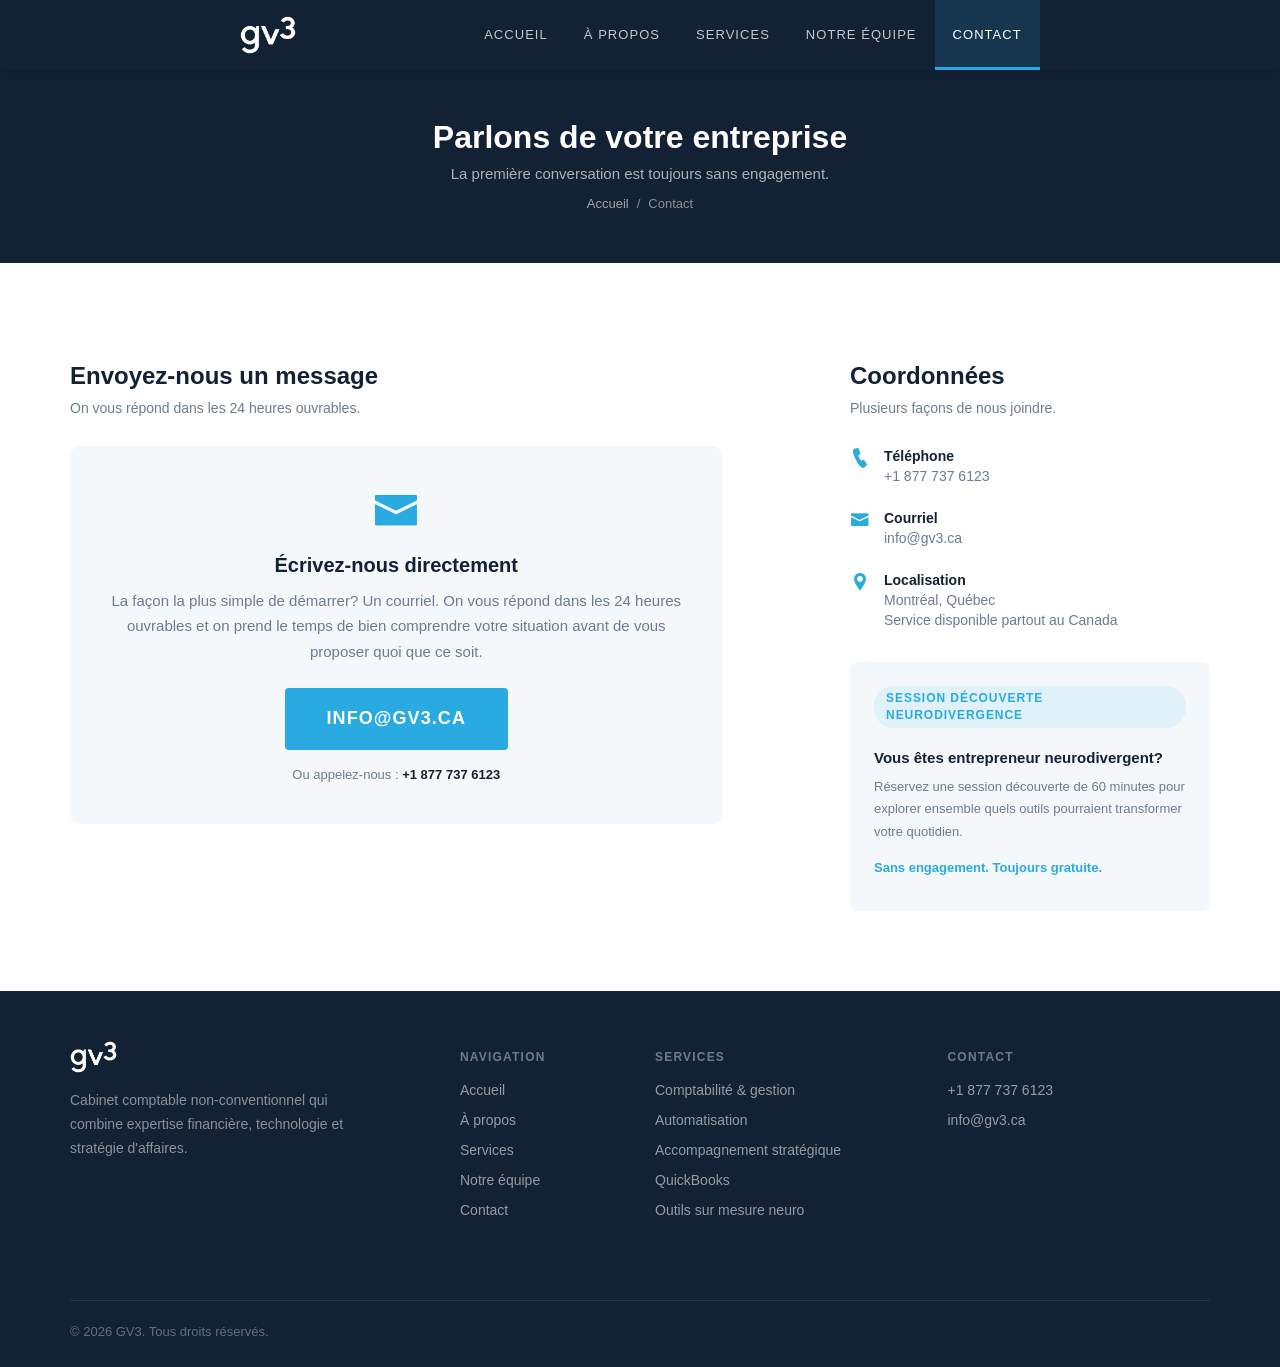
<file: contact.html>
﻿<!doctype html>
<html lang="fr">
<head>
  <meta charset="utf-8">
  <meta name="viewport" content="width=device-width, initial-scale=1">
  <title>Contact | GV3</title>
  <meta name="description" content="Contactez GV3 pour discuter de vos besoins en comptabilité, automatisation ou pour réserver une session découverte.">
  <link rel="shortcut icon" href="images/logo/favicon.ico">
  <link rel="stylesheet" href="css/bootstrap.min.css">
  <link rel="stylesheet" href="css/icofont.css">
  <link rel="stylesheet" href="css/gv3.css">
</head>
<body>

<!-- Navigation -->
<nav class="gv3-nav">
  <div class="container">
    <a href="index.html" class="gv3-nav-logo"><img src="images/logo/gv3-color.png" alt="GV3" style="height:38px;filter:brightness(0) invert(1);"></a>
    <button class="gv3-nav-toggle" onclick="this.nextElementSibling.classList.toggle('open')">
      <span></span><span></span><span></span>
    </button>
    <ul class="gv3-nav-links">
      <li><a href="index.html">Accueil</a></li>
      <li><a href="about.html">À propos</a></li>
      <li><a href="service.html">Services</a></li>
      <li><a href="our-team.html">Notre équipe</a></li>
      <li><a href="contact.html" class="active">Contact</a></li>
    </ul>
  </div>
</nav>

<!-- Hero -->
<div class="gv3-hero-small">
  <div class="container">
    <h1>Parlons de votre entreprise</h1>
    <p>La première conversation est toujours sans engagement.</p>
    <div class="gv3-breadcrumb">
      <a href="index.html">Accueil</a><span>/</span>Contact
    </div>
  </div>
</div>

<!-- Contact -->
<section class="gv3-section">
  <div class="container">
    <div class="row">

      <!-- Formulaire -->
      <div class="col-md-7 col-xs-12" style="margin-bottom:40px;">
        <h2 style="font-size:24px;font-weight:700;color:#132135;margin-bottom:8px;">Envoyez-nous un message</h2>
        <p style="font-size:14px;color:#6B7C93;margin-bottom:28px;">On vous répond dans les 24 heures ouvrables.</p>
        <div style="background:#F5F8FB;border-radius:10px;padding:40px;text-align:center;">
          <i class="icofont icofont-envelope" style="font-size:48px;color:#29ABE2;display:block;margin-bottom:20px;"></i>
          <h3 style="font-size:20px;font-weight:700;color:#132135;margin-bottom:12px;">Écrivez-nous directement</h3>
          <p style="font-size:15px;color:#6B7C93;line-height:1.7;margin-bottom:24px;">
            La façon la plus simple de démarrer? Un courriel. On vous répond dans les 24 heures ouvrables et on prend le temps de bien comprendre votre situation avant de vous proposer quoi que ce soit.
          </p>
          <a href="mailto:info@gv3.ca?subject=Demande%20d'information%20-%20GV3"
             class="gv3-btn"
             style="font-size:18px;padding:16px 40px;display:inline-block;margin-bottom:16px;">
            info@gv3.ca
          </a>
          <p style="font-size:13px;color:#6B7C93;margin:0;">Ou appelez-nous : <a href="tel:18777376123" style="color:#132135;font-weight:600;">+1 877 737 6123</a></p>
        </div>
      </div>

      <!-- Coordonnées -->
      <div class="col-md-4 col-md-offset-1 col-xs-12">
        <h2 style="font-size:24px;font-weight:700;color:#132135;margin-bottom:8px;">Coordonnées</h2>
        <p style="font-size:14px;color:#6B7C93;margin-bottom:28px;">Plusieurs façons de nous joindre.</p>

        <ul class="gv3-contact-info">
          <li>
            <i class="icofont icofont-ui-call"></i>
            <div>
              <strong>Téléphone</strong>
              <span><a href="tel:18777376123" style="color:#6B7C93;">+1 877 737 6123</a></span>
            </div>
          </li>
          <li>
            <i class="icofont icofont-envelope"></i>
            <div>
              <strong>Courriel</strong>
              <span><a href="mailto:info@gv3.ca" style="color:#6B7C93;">info@gv3.ca</a></span>
            </div>
          </li>
          <li>
            <i class="icofont icofont-location-pin"></i>
            <div>
              <strong>Localisation</strong>
              <span>Montréal, Québec<br>Service disponible partout au Canada</span>
            </div>
          </li>
        </ul>

        <div style="margin-top:32px;padding:24px;background:#F5F8FB;border-radius:8px;">
<div class="gv3-badge" style="margin-bottom:12px;">Session découverte neurodivergence</div>
        <h4 style="font-size:15px;font-weight:700;color:#132135;margin-bottom:10px;">Vous êtes entrepreneur neurodivergent?</h4>
          <p style="font-size:13px;color:#6B7C93;line-height:1.7;margin-bottom:16px;">
            Réservez une session découverte de 60 minutes pour explorer ensemble quels outils pourraient transformer votre quotidien.
          </p>
          <p style="font-size:13px;font-weight:600;color:#29ABE2;">Sans engagement. Toujours gratuite.</p>
        </div>
      </div>
    </div>
  </div>
</section>

<!-- Footer -->
<footer class="gv3-footer">
  <div class="container">
    <div class="row">
      <div class="col-md-4 col-sm-6 col-xs-12" style="margin-bottom:30px;">
        <div class="gv3-footer-logo"><img src="images/logo/gv3-color.png" alt="GV3" style="height:32px;filter:brightness(0) invert(1);margin-bottom:16px;"></div>
        <p>Cabinet comptable non-conventionnel qui combine expertise financière, technologie et stratégie d'affaires.</p>
      </div>
      <div class="col-md-2 col-sm-6 col-xs-12" style="margin-bottom:30px;">
        <h5>Navigation</h5>
        <ul><li><a href="index.html">Accueil</a></li><li><a href="about.html">À propos</a></li><li><a href="service.html">Services</a></li><li><a href="our-team.html">Notre équipe</a></li><li><a href="contact.html">Contact</a></li></ul>
      </div>
      <div class="col-md-3 col-sm-6 col-xs-12" style="margin-bottom:30px;">
        <h5>Services</h5>
        <ul><li><a href="service.html">Comptabilité & gestion</a></li><li><a href="service.html">Automatisation</a></li><li><a href="service.html">Accompagnement stratégique</a></li><li><a href="service.html">QuickBooks</a></li><li><a href="service.html#tdah">Outils sur mesure neuro</a></li></ul>
      </div>
      <div class="col-md-3 col-sm-6 col-xs-12" style="margin-bottom:30px;">
        <h5>Contact</h5>
        <ul><li><a href="tel:18777376123">+1 877 737 6123</a></li><li><a href="mailto:info@gv3.ca">info@gv3.ca</a></li></ul>
      </div>
    </div>
    <div class="gv3-footer-bottom">
      <p>&copy; 2026 GV3. Tous droits réservés.</p>
      
    </div>
  </div>
</footer>

<script src="js/vendor/jquery-1.12.1.min.js"></script>
<script src="js/bootstrap.min.js"></script>
</body>
</html>
</file>
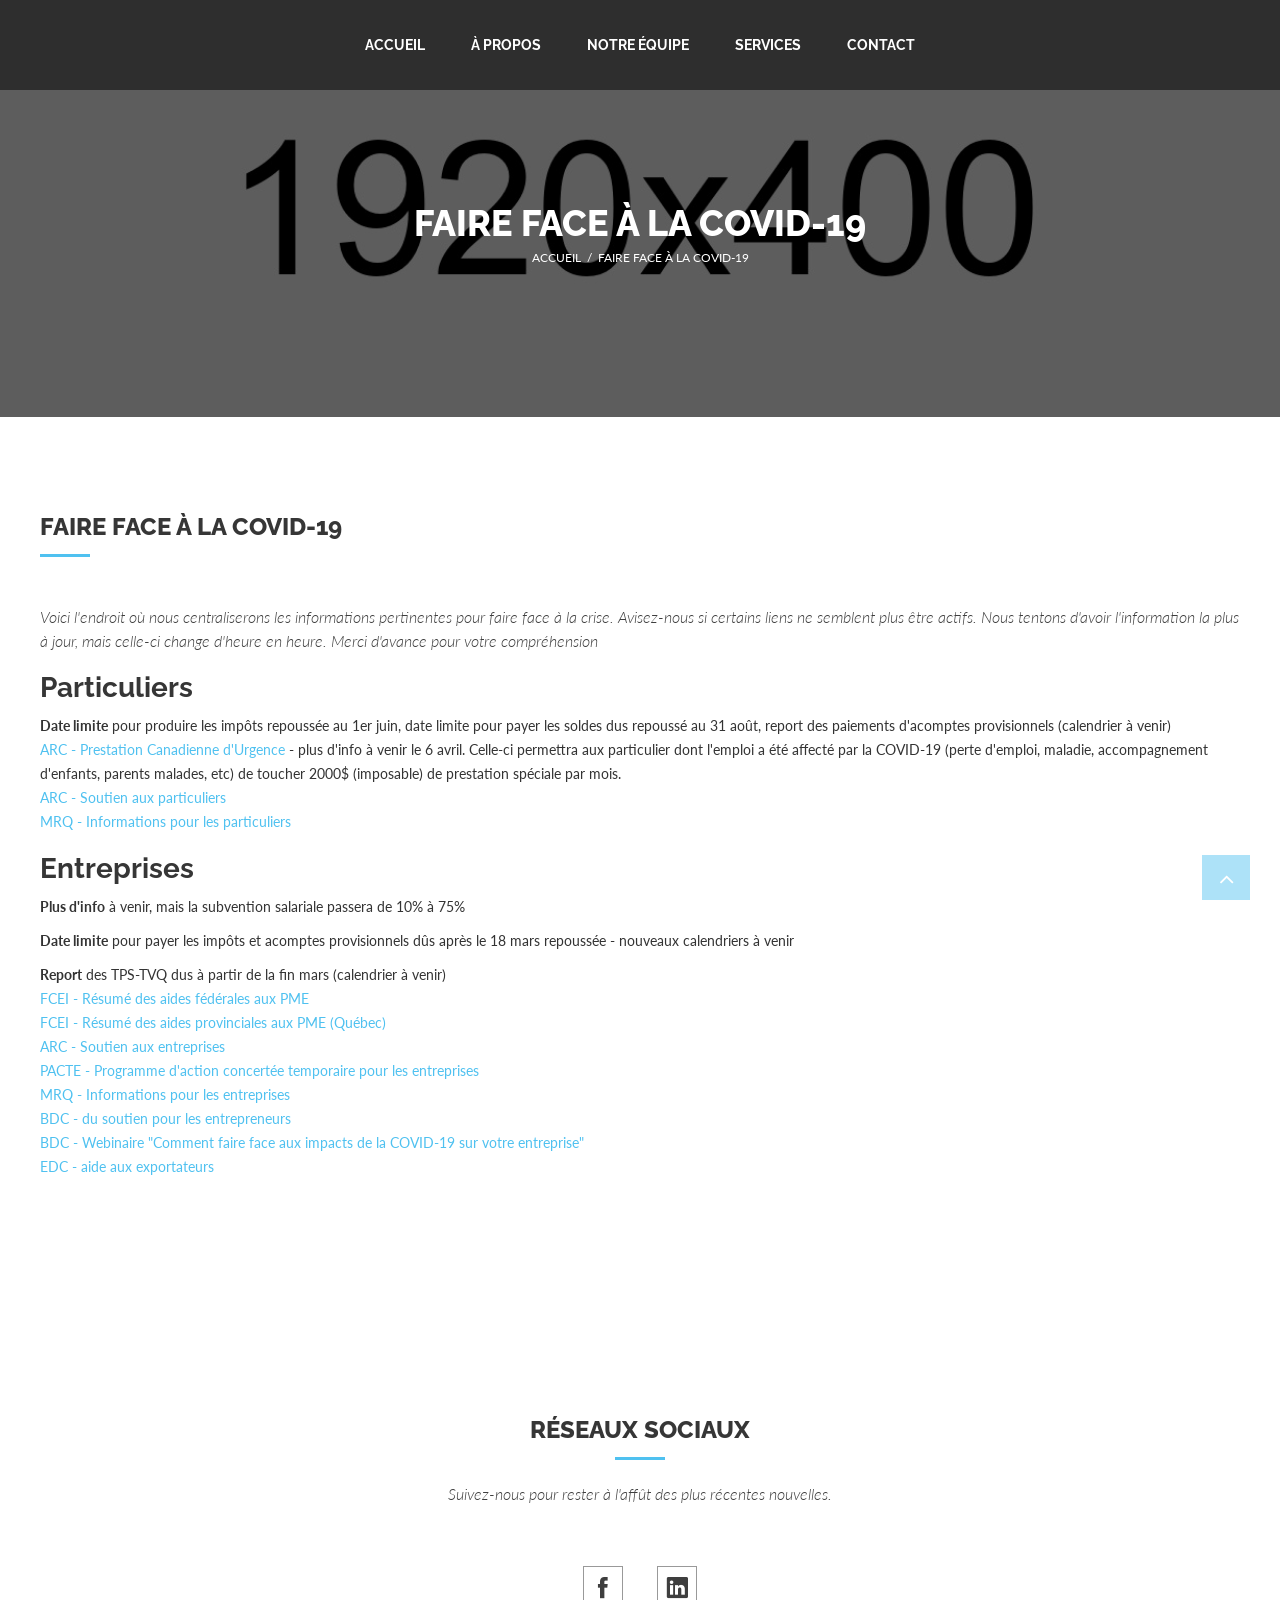
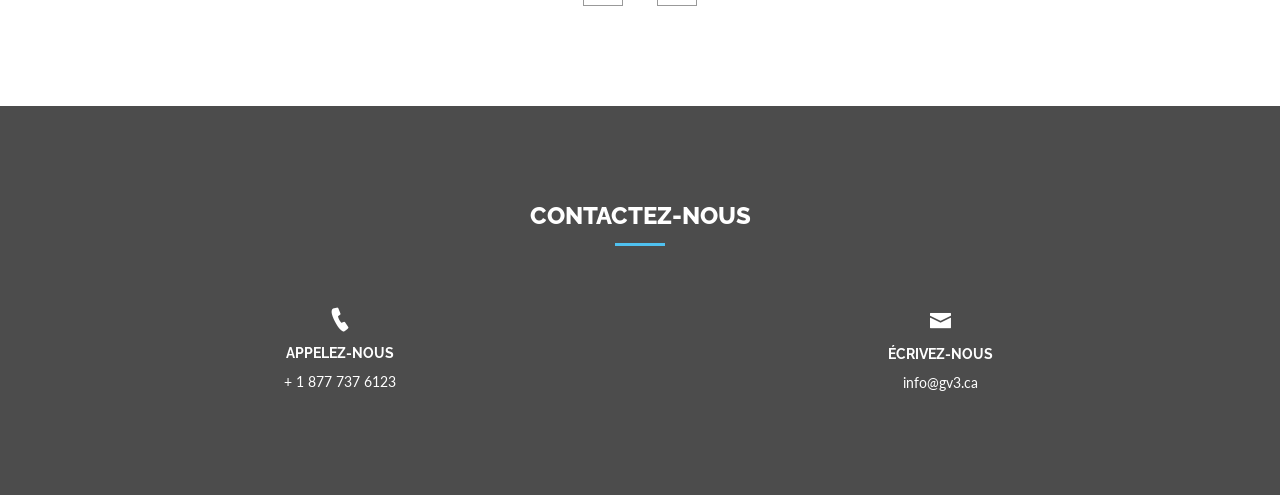
<file: covid19.html>
<!doctype html>
<html class="no-js" lang="en">

<head>
    <meta charset="utf-8">
    <meta http-equiv="x-ua-compatible" content="ie=edge">
    <title>GV3</title>
    <meta name="description" content="">
    <meta name="viewport" content="width=device-width, initial-scale=1">
    <!-- favicon -->
    <link rel='shortcut icon' type='image/x-icon' href='images/logo/favicon.ico' />
    <link rel="apple-touch-icon" href="apple-touch-icon.png">
    <!-- Place favicon.ico in the root directory -->
    <!-- All css files are included here. -->
    <!-- Bootstrap fremwork main css -->
    <link rel="stylesheet" href="css/bootstrap.min.css">
    <!-- This core.css file contents all plugings css file. -->
    <link rel="stylesheet" href="css/core.css">
    <!-- icofont -->
    <link rel="stylesheet" href="css/icofont.css">
    <!-- Theme shortcodes/elements style -->
    <link rel="stylesheet" href="css/shortcode/shortcodes.css">
    <!-- Theme main style -->
    <link rel="stylesheet" href="style.css">
    <!-- Responsive css -->
    <link rel="stylesheet" href="css/responsive.css">
    <!-- User style -->
    <link rel="stylesheet" href="css/custom.css">
    <!-- Modernizr JS -->
    <script src="js/vendor/modernizr-2.8.3.min.js"></script>
</head>

<body>
    <!--[if lt IE 8]>
        <p class="browserupgrade">You are using an <strong>outdated</strong> browser. Please <a href="http://browsehappy.com/">upgrade your browser</a> to improve your experience.</p>
    <![endif]-->  

    <!-- Body main wrapper start -->
    <div class="wrapper">
        <!-- Start of header area -->
        <header id="header" class="top-header-area transparent-header headroom headroom--pinned">
            <div class="header-area">
                <div class="container hidden-xs">
                    <div class="row hidden-xs">
                        <div class="col-md-2 col-sm-12">
                        </div>
                        <div class="col-md-8 col-sm-10">
                            <div class="main-menu-area">
                                <!-- Brand and toggle get grouped for better mobile display -->
                                <div class="navbar-header">
                                    <button type="button" class="navbar-toggle collapsed" data-toggle="collapse" data-target="#bs-example-navbar-collapse-1" aria-expanded="false">
                                        <span class="sr-only">Toggle navigation</span>
                                        <span class="icon-bar"></span>
                                        <span class="icon-bar"></span>
                                        <span class="icon-bar"></span>
                                    </button>
                                </div>    
                                <div class="collapse navbar-collapse text-center primary-menu">
                                    <ul class="nav navbar-nav main-menu clearfix">
                                        <li class="active smoot-menu drop"><a href="index.html">ACCUEIL</a></li>
                                        <li class="smoot-menu"><a href="about.html"> &Agrave; PROPOS</a></li>
                                        <li class="smoot-menu"><a href="our-team.html">NOTRE &Eacute;QUIPE</a></li>
                                        <li class="smoot-menu"><a href="service.html">SERVICES</a></li>
                                        <li class="smoot-menu"><a href="contact.html">CONTACT</a></li>
                                    </ul>
                                </div>
                            </div>
                        </div>
                        </div>
                    </div>
                </div>
                <!-- mobile-menu-area start -->
                <div class="mobile-menu-area hidden-md hidden-lg hidden-sm">
                    <div class="fluid-container">
                        <div class="mobile-menu clearfix">
                            <nav id="mobile_dropdown">
                                <ul>
                                    <li><a href="index.html">ACCUEIL</a></li>
                                    <li><a href="about.html">&Aacute; PROPOS</a></li>
                                    <li><a href="service.html">SERVICES</a></li>
									<li><a href="our-team.html">NOTRE &Eacute;QUIPE</a></li>
                                    <li><a href="contact.html">CONTACT</a></li>
                                </ul>
                            </nav>
                        </div>  
                    </div>
                </div>
                <!-- mobile-menu-area end --> 
            </div>
        </header>
        <!-- End of header area -->        <!-- Start Bradcaump area -->
        <div class="cx-bradcaump-area sbg-4" data-black-overlay="5">
            <div class="container">
                <div class="row">
                    <div class="col-xs-12">
                        <div class="bradcaump-wrap text-center">
                            <h2 class="bradcaump-title">FAIRE FACE À LA COVID-19</h2>
                            <nav class="bradcaump-inner">
                              <a class="breadcrumb-item" href="index.html">ACCUEIL</a>
                              <span class="brd-separetor">/</span>
                              <span class="breadcrumb-item active">FAIRE FACE À LA COVID-19</span>
                            </nav>
                        </div>
                    </div>
                </div>
            </div>
        </div>
        <!-- End Bradcaump area -->
        <!-- Start quality-area -->
        <section class="cx-quality-area">
            <div class="container">
                <div class="row">
                    <div class="ptb-100 xsptb-60 smptb-70 mdptb">
                       <div class="row mb-40">
                    <div class="col-md-12">
                                <div class="section-title cx-section-title-3 text-left">
                                    <h2 class="title-line">FAIRE FACE À LA COVID-19</h2>
                                     <p class="about-detail">
									 <p>Voici l'endroit où nous centraliserons les informations pertinentes pour faire face à la crise.  Avisez-nous si certains liens ne semblent plus être actifs.  Nous tentons d'avoir l'information la plus à jour, mais celle-ci change d'heure en heure.  Merci d'avance pour votre compréhension</p>
								<dl>
								<li><h3>Particuliers</h3></li>
								
                                    <li><p></p><b>Date limite</b> pour produire les impôts repoussée au 1er juin, date limite pour payer les soldes dus repoussé au 31 août, report des paiements d'acomptes provisionnels (calendrier à venir)</li>
									<li><a href="https://www.canada.ca/fr/ministere-finances/nouvelles/2020/03/instaure-la-prestation-canadienne-durgence-pour-venir-en-aide-aux-travailleurs-et-aux-entreprises.html" target="_blank">ARC - Prestation Canadienne d'Urgence</a> - plus d'info à venir le 6 avril.  Celle-ci permettra aux particulier dont l'emploi a été affecté par la COVID-19 (perte d'emploi, maladie, accompagnement d'enfants, parents malades, etc) de toucher 2000$ (imposable) de prestation spéciale par mois.</li>
                                    <li><a href="https://www.canada.ca/fr/ministere-finances/plan-intervention-economique/covid19-particuliers.html" target="_blank">ARC - Soutien aux particuliers</a></li>
                                    <li><a href="https://www.revenuquebec.ca/fr/covid-19-foire-aux-questions/" target="_blank">MRQ - Informations pour les particuliers</a></li>
									</dl>
									<ul>
									<li><h3>Entreprises</h3></li>
									<li><p></p><b>Plus d'info</b> à venir, mais la subvention salariale passera de 10% à 75%</li>
									<li><p></p><b>Date limite</b> pour payer les impôts et acomptes provisionnels dûs après le 18 mars repoussée - nouveaux calendriers à venir</li>
									<li><p></p><b>Report</b> des TPS-TVQ dus à partir de la fin mars (calendrier à venir)</li>
									<li><a href="https://www.cfib-fcei.ca/fr/influence/gouvernement-federal-banques-mesures-daide-pour-PME-covid-19" target="_blank">FCEI - Résumé des aides fédérales aux PME</a></li>
									<li><a href="https://www.cfib-fcei.ca/fr/influence/quebec-mesures-daide-pour-PME-covid-19" target="_blank">FCEI - Résumé des aides provinciales aux PME (Québec)</a></li>
									<li><a href="https://www.canada.ca/fr/ministere-finances/plan-intervention-economique/covid19-entreprises.html" target="_blank">ARC - Soutien aux entreprises</a></li>
									<li><a href="https://www.investquebec.com/quebec/fr/produits-financiers/toutes-nos-solutions/programme-daction-concertee-temporaire-pour-les-entreprises-pacte.html" target="_blank">PACTE - Programme d'action concertée temporaire pour les entreprises<a></li>
									<li><a href="https://www.revenuquebec.ca/fr/covid-19-foire-aux-questions/" target="_blank">MRQ - Informations pour les entreprises</a></li>
                                    <li><a href="https://www.bdc.ca/fr/pages/soutien-special.aspx?special-initiative=covid19" target="_blank">BDC - du soutien pour les entrepreneurs</a></li>
									<li><a href="https://www.youtube.com/watch?v=M8tueqZfAlo&utm_campaign=Webinar-COVID19--VOD--25-03-2020--FR&utm_medium=email&utm_source=Eloqua" target="_blank">BDC - Webinaire "Comment faire face aux impacts de la COVID-19 sur votre entreprise"</a></li>
									<li><a href="https://www.edc.ca/fr/campaign/coronavirus-covid-19.html" target="_blank">EDC - aide aux exportateurs</a></li>
                                </ul>


									 </div>
                            </div>
                        </div>
                    </div>
                    <div class="col-md-6 col-lg-6 col-sm-5 col-xs-12">
                        
                        </div>
                    </div>
                </div>
            </div>
        </section>
        <!-- End quality-area -->
		 <!-- start subscribe area   -->
        <section class="cx-section subscribe-area ptb-100 bg-1">
            <div class="container">
                <div class="row mb-40">
                    <div class="col-md-12">
                        <div class="section-title text-center">
                            <h2 class="title-line">Réseaux sociaux</h2>
                            <p>Suivez-nous pour rester à l'affût des plus récentes nouvelles. </p>
                        </div>
                    </div>
                </div>
				<!-- Start Social area -->
                <div class="row mt-50">
                    <div class="col-xs-12">
                        <div class="social-wrap text-center">
                            <ul>
                                <li><a href="https://www.facebook.com/GV3-100146621384735/"><i class="icofont icofont-social-facebook"></i></a></li>
                                <li><a href="https://www.linkedin.com/company/40970024/"><i class="icofont icofont-social-linkedin"></i></a></li>
                            </ul>
                        </div>
                    </div>
                </div>
                <!-- End Social area -->
            </div>
        </section>
        <!-- End subscribe area   -->
				<!-- start contact  Area  -->
        <div class="our-contact-area cx-section ptb-100 bg-6" data-black-overlay="7">
            <div class="container">
                <div class="row mb-40">
                    <div class="col-md-12">
					                        <div class="section-title text-center">
                            <h2 class="title-line">CONTACTEZ-NOUS</h2>
                        </div>

                    </div>
                </div>
                <div class="row">
                        <div class="col-md-4 col-sm-4 col-lg-6 col-xs-12">
                            <div class="single-address text-center">
                                <i class="icofont icofont-ui-call"></i>
                                <h4>Appelez-nous</h4>
                                <p><a href="tel:1-877-737-6123">+ 1 877 737 6123</a></p>
                            </div>
                        </div>
                        <div class="col-md-4 col-sm-4 col-lg-6 col-xs-12">
                            <div class="single-address text-center">
                            </div>
                        </div>
                        <div class="col-md-4 col-sm-4 col-lg-6 col-xs-12">
                            <div class="single-address text-center">
                                <i class="icofont icofont-envelope"></i>
                                <h4>Écrivez-nous</h4>
                                <p><a href="mailto:info@gv3.ca">info@gv3.ca</a></p>
                            </div>
                        </div>
                    </div>
                </div>
            </div>
        </div>
        <!-- End contact  Area  -->


    </div>
    <!-- Body main wrapper end -->
    <!-- End footer content area -->
    <!-- Body main wrapper end -->
    <!--start back to top -->
    <div class="hidden-xs" id="back-top"><i class="fa fa-angle-up"></i></div>
    <!-- Placed js at the end of the document so the pages load faster -->
    <!-- jquery latest version -->
    <script src="js/vendor/jquery-1.12.1.min.js"></script>
    <!-- Bootstrap framework js -->
    <script src="js/bootstrap.min.js"></script>
    <!-- All js plugins included in this file. -->
    <script src="js/plugins.js"></script>
    <!-- owl carousel js -->
    <script src="js/owl.carousel.min.js"></script>
    <!-- headroom js -->
    <script src="js/headroom.js"></script>
    <script src="js/jQuery.headroom.js"></script>
    <!-- waypoints js -->
    <script src="js/waypoints.min.js"></script>
    <!-- Main js file that contents all jQuery plugins activation. -->
    <script src="js/main.js"></script>
</body>

</html>
</file>
<file: css/gv3.css>
/* ============================================================
   GV3 — Styles personnalisés
   Couleurs: Marine #132135 / Bleu #29ABE2 / Blanc #FFFFFF
   ============================================================ */

:root {
  --navy:   #132135;
  --blue:   #29ABE2;
  --white:  #FFFFFF;
  --light:  #F5F8FB;
  --text:   #2C3E50;
  --muted:  #6B7C93;
  --border: #E2E8F0;
}

/* ── Reset / Base ──────────────────────────────────────────── */
body {
  font-family: 'Segoe UI', -apple-system, BlinkMacSystemFont, sans-serif;
  color: var(--text);
  background: #fff;
}

a { color: var(--blue); }
a:hover { color: var(--navy); text-decoration: none; }

/* ── Navigation ────────────────────────────────────────────── */
.gv3-nav {
  background: var(--navy);
  padding: 0;
  position: sticky;
  top: 0;
  z-index: 1000;
  box-shadow: 0 2px 8px rgba(0,0,0,0.15);
}

.gv3-nav .container {
  display: flex;
  align-items: center;
  justify-content: space-between;
  height: 70px;
}

.gv3-nav-logo img {
  height: 38px;
  width: auto;
}

.gv3-nav-links {
  display: flex;
  list-style: none;
  margin: 0;
  padding: 0;
  gap: 0;
}

.gv3-nav-links li a {
  display: block;
  color: rgba(255,255,255,0.75);
  font-size: 13px;
  font-weight: 500;
  letter-spacing: 0.08em;
  text-transform: uppercase;
  padding: 0 18px;
  height: 70px;
  line-height: 70px;
  transition: color 0.2s, background 0.2s;
}

.gv3-nav-links li a:hover,
.gv3-nav-links li a.active {
  color: #fff;
  background: rgba(41,171,226,0.15);
}

.gv3-nav-links li a.active {
  border-bottom: 3px solid var(--blue);
}

/* Mobile nav toggle */
.gv3-nav-toggle {
  display: none;
  background: none;
  border: none;
  cursor: pointer;
  padding: 8px;
}

.gv3-nav-toggle span {
  display: block;
  width: 24px;
  height: 2px;
  background: #fff;
  margin: 5px 0;
  transition: 0.3s;
}

@media (max-width: 768px) {
  .gv3-nav-toggle { display: block; }
  .gv3-nav-links {
    display: none;
    flex-direction: column;
    position: absolute;
    top: 70px;
    left: 0;
    right: 0;
    background: var(--navy);
    padding: 10px 0;
  }
  .gv3-nav-links.open { display: flex; }
  .gv3-nav-links li a { height: auto; line-height: 1; padding: 14px 24px; }
}

/* ── Hero sections ─────────────────────────────────────────── */
.gv3-hero {
  background: var(--navy);
  color: #fff;
  padding: 90px 0 80px;
  text-align: center;
}

.gv3-hero h1 {
  font-size: 48px;
  font-weight: 700;
  line-height: 1.15;
  margin-bottom: 20px;
  color: #fff;
}

.gv3-hero h1 span { color: var(--blue); }

.gv3-hero p {
  font-size: 18px;
  color: rgba(255,255,255,0.75);
  max-width: 640px;
  margin: 0 auto 36px;
  line-height: 1.7;
}

.gv3-hero-small {
  background: var(--navy);
  padding: 50px 0;
  color: #fff;
  text-align: center;
}

.gv3-hero-small h1 {
  font-size: 32px;
  font-weight: 700;
  color: #fff;
  margin: 0 0 8px;
}

.gv3-hero-small p {
  color: rgba(255,255,255,0.65);
  font-size: 15px;
  margin: 0;
}

/* Breadcrumb */
.gv3-breadcrumb {
  font-size: 13px;
  color: rgba(255,255,255,0.5);
  margin-top: 10px;
}
.gv3-breadcrumb a { color: rgba(255,255,255,0.6); }
.gv3-breadcrumb a:hover { color: var(--blue); }
.gv3-breadcrumb span { margin: 0 8px; }

/* ── Buttons ───────────────────────────────────────────────── */
.gv3-btn {
  display: inline-block;
  background: var(--blue);
  color: #fff;
  font-size: 14px;
  font-weight: 600;
  letter-spacing: 0.06em;
  text-transform: uppercase;
  padding: 14px 36px;
  border-radius: 4px;
  border: 2px solid var(--blue);
  cursor: pointer;
  transition: all 0.2s;
  text-decoration: none;
}

.gv3-btn:hover {
  background: transparent;
  color: var(--blue);
}

.gv3-btn-outline {
  display: inline-block;
  background: transparent;
  color: #fff;
  font-size: 14px;
  font-weight: 600;
  letter-spacing: 0.06em;
  text-transform: uppercase;
  padding: 14px 36px;
  border-radius: 4px;
  border: 2px solid rgba(255,255,255,0.5);
  cursor: pointer;
  transition: all 0.2s;
  text-decoration: none;
  margin-left: 12px;
}

.gv3-btn-outline:hover {
  border-color: #fff;
  color: #fff;
}

/* ── Section titles ────────────────────────────────────────── */
.gv3-section { padding: 80px 0; }
.gv3-section-light { background: var(--light); }
.gv3-section-navy { background: var(--navy); color: #fff; }

.gv3-section-header {
  text-align: center;
  margin-bottom: 52px;
}

.gv3-section-header h2 {
  font-size: 32px;
  font-weight: 700;
  color: var(--navy);
  margin-bottom: 12px;
  position: relative;
  display: inline-block;
}

.gv3-section-navy .gv3-section-header h2 { color: #fff; }

.gv3-section-header h2::after {
  content: '';
  display: block;
  width: 48px;
  height: 3px;
  background: var(--blue);
  margin: 12px auto 0;
  border-radius: 2px;
}

.gv3-section-header p {
  color: var(--muted);
  font-size: 16px;
  max-width: 580px;
  margin: 0 auto;
  line-height: 1.7;
}

.gv3-section-navy .gv3-section-header p { color: rgba(255,255,255,0.65); }

/* ── Service cards ─────────────────────────────────────────── */
.gv3-card {
  background: #fff;
  border: 1px solid var(--border);
  border-radius: 8px;
  padding: 32px 28px;
  height: 100%;
  transition: box-shadow 0.2s, transform 0.2s;
}

.gv3-card:hover {
  box-shadow: 0 8px 32px rgba(19,33,53,0.1);
  transform: translateY(-3px);
}

.gv3-card-icon {
  width: 52px;
  height: 52px;
  background: rgba(41,171,226,0.1);
  border-radius: 10px;
  display: flex;
  align-items: center;
  justify-content: center;
  margin-bottom: 20px;
}

.gv3-card-icon i {
  font-size: 24px;
  color: var(--blue);
}

.gv3-card h3 {
  font-size: 17px;
  font-weight: 700;
  color: var(--navy);
  margin-bottom: 12px;
}

.gv3-card p {
  font-size: 14px;
  color: var(--muted);
  line-height: 1.7;
  margin: 0;
}

.gv3-card ul {
  list-style: none;
  padding: 0;
  margin: 12px 0 0;
}

.gv3-card ul li {
  font-size: 14px;
  color: var(--muted);
  padding: 5px 0;
  padding-left: 18px;
  position: relative;
  line-height: 1.5;
}

.gv3-card ul li::before {
  content: '';
  position: absolute;
  left: 0;
  top: 13px;
  width: 7px;
  height: 7px;
  background: var(--blue);
  border-radius: 50%;
}

/* ── TDAH badge ────────────────────────────────────────────── */
.gv3-badge {
  display: inline-block;
  background: rgba(41,171,226,0.1);
  color: var(--blue);
  font-size: 12px;
  font-weight: 700;
  letter-spacing: 0.08em;
  text-transform: uppercase;
  padding: 4px 12px;
  border-radius: 20px;
  margin-bottom: 16px;
}

/* ── Team cards ────────────────────────────────────────────── */
.gv3-team-card {
  text-align: center;
  padding: 20px;
}

.gv3-team-card img {
  width: 160px;
  height: 160px;
  border-radius: 50%;
  object-fit: cover;
  border: 4px solid var(--blue);
  margin-bottom: 20px;
}

.gv3-team-card h3 {
  font-size: 18px;
  font-weight: 700;
  color: var(--navy);
  margin-bottom: 4px;
}

.gv3-team-card .role {
  font-size: 13px;
  color: var(--blue);
  font-weight: 600;
  text-transform: uppercase;
  letter-spacing: 0.06em;
  margin-bottom: 14px;
}

.gv3-team-card p {
  font-size: 14px;
  color: var(--muted);
  line-height: 1.7;
}

/* ── Stats strip ───────────────────────────────────────────── */
.gv3-stats {
  background: var(--blue);
  padding: 50px 0;
  text-align: center;
}

.gv3-stat-num {
  font-size: 42px;
  font-weight: 700;
  color: #fff;
  line-height: 1;
}

.gv3-stat-label {
  font-size: 13px;
  color: rgba(255,255,255,0.8);
  text-transform: uppercase;
  letter-spacing: 0.08em;
  margin-top: 6px;
}

/* ── Quote / Callout ───────────────────────────────────────── */
.gv3-quote {
  border-left: 4px solid var(--blue);
  background: rgba(41,171,226,0.06);
  padding: 24px 28px;
  border-radius: 0 8px 8px 0;
  margin: 24px 0;
}

.gv3-quote p {
  font-size: 17px;
  font-style: italic;
  color: var(--navy);
  margin: 0 0 10px;
  line-height: 1.7;
}

.gv3-quote footer {
  font-size: 13px;
  color: var(--muted);
}

/* ── Process steps ─────────────────────────────────────────── */
.gv3-step {
  text-align: center;
  padding: 20px;
}

.gv3-step-num {
  font-size: 48px;
  font-weight: 700;
  color: var(--blue);
  opacity: 0.25;
  line-height: 1;
  margin-bottom: 16px;
}

.gv3-step h4 {
  font-size: 15px;
  font-weight: 700;
  color: var(--navy);
  margin-bottom: 10px;
}

.gv3-step p {
  font-size: 13px;
  color: var(--muted);
  line-height: 1.65;
  margin: 0;
}

/* ── CTA band ──────────────────────────────────────────────── */
.gv3-cta {
  background: var(--navy);
  padding: 70px 0;
  text-align: center;
  color: #fff;
}

.gv3-cta h2 {
  font-size: 30px;
  font-weight: 700;
  color: #fff;
  margin-bottom: 14px;
}

.gv3-cta p {
  font-size: 16px;
  color: rgba(255,255,255,0.7);
  margin-bottom: 32px;
}

/* ── Contact form ──────────────────────────────────────────── */
.gv3-form input,
.gv3-form textarea,
.gv3-form select {
  width: 100%;
  border: 1px solid var(--border);
  border-radius: 6px;
  padding: 12px 16px;
  font-size: 14px;
  color: var(--text);
  background: #fff;
  margin-bottom: 16px;
  outline: none;
  transition: border-color 0.2s;
  font-family: inherit;
}

.gv3-form input:focus,
.gv3-form textarea:focus {
  border-color: var(--blue);
}

.gv3-form textarea { min-height: 130px; resize: vertical; }

.gv3-contact-info { list-style: none; padding: 0; margin: 0; }
.gv3-contact-info li {
  display: flex;
  align-items: flex-start;
  gap: 14px;
  margin-bottom: 22px;
}
.gv3-contact-info li i {
  font-size: 20px;
  color: var(--blue);
  margin-top: 2px;
  flex-shrink: 0;
}
.gv3-contact-info li strong { display: block; font-size: 14px; color: var(--navy); font-weight: 600; }
.gv3-contact-info li span { font-size: 14px; color: var(--muted); }

/* ── Footer ────────────────────────────────────────────────── */
.gv3-footer {
  background: var(--navy);
  padding: 50px 0 24px;
}

.gv3-footer-logo img { height: 32px; margin-bottom: 16px; }

.gv3-footer p {
  font-size: 14px;
  color: rgba(255,255,255,0.5);
  line-height: 1.7;
  max-width: 280px;
}

.gv3-footer h5 {
  font-size: 12px;
  font-weight: 700;
  color: rgba(255,255,255,0.4);
  text-transform: uppercase;
  letter-spacing: 0.1em;
  margin-bottom: 16px;
}

.gv3-footer ul {
  list-style: none;
  padding: 0;
  margin: 0;
}

.gv3-footer ul li { margin-bottom: 10px; }
.gv3-footer ul li a {
  font-size: 14px;
  color: rgba(255,255,255,0.55);
  transition: color 0.2s;
}
.gv3-footer ul li a:hover { color: var(--blue); }

.gv3-footer-bottom {
  border-top: 1px solid rgba(255,255,255,0.08);
  margin-top: 40px;
  padding-top: 20px;
  display: flex;
  justify-content: space-between;
  align-items: center;
  flex-wrap: wrap;
  gap: 10px;
}

.gv3-footer-bottom p {
  font-size: 13px;
  color: rgba(255,255,255,0.35);
  margin: 0;
  max-width: none;
}

.gv3-social a {
  display: inline-block;
  color: rgba(255,255,255,0.4);
  font-size: 18px;
  margin-left: 16px;
  transition: color 0.2s;
}
.gv3-social a:hover { color: var(--blue); }

/* ── Utilities ─────────────────────────────────────────────── */
.mb-0 { margin-bottom: 0 !important; }
.mt-30 { margin-top: 30px; }
.mt-40 { margin-top: 40px; }
.text-blue { color: var(--blue); }
.text-navy { color: var(--navy); }

/* ── Responsive ────────────────────────────────────────────── */
@media (max-width: 768px) {
  .gv3-hero h1 { font-size: 32px; }
  .gv3-section { padding: 60px 0; }
  .gv3-stat-num { font-size: 32px; }
  .gv3-cta h2 { font-size: 24px; }
}
</file>
<file: css/core.css>
/*------------------------------------------------------------------------------

	Template Name: Corpex - Corporate HTML Template 
    Template URI: http://hastech.com
    Description: This is Corporate template
    Author: hastech
    Author URI: http://hastech.com
    Version: 1.0

	Note: This core style file includes all external plugins css file.

-------------------------------------------------------------------------------*/

@import url("font-awesome.min.css");
@import url("plugins/animate.css");
@import url("plugins/meanmenu.css");
@import url("plugins/jquery.yu2fvl.css");
@import url("plugins/jquery.mb.YTPlayer.min.css");
@import url("plugins/animate-slider.css");
@import url("plugins/meanmenu.css");
@import url("shortcode/default.css");
@import url('https://fonts.googleapis.com/css?family=Lato:300,300i,400,700|Raleway:400,400i,500,600,700,800');

@import url("plugins/owl.carousel.css");
@import url("plugins/owl.theme.default.min.css");
</file>
<file: css/shortcode/shortcodes.css>
/*

Template:  
Author: 
Version: 1
Design and Developed by: 

Note: This is Short code style file. All Short code related style included in this file. 

*/

@import url("header.css");
@import url("slider.css");
@import url("footer.css");
</file>
<file: style.css>
/*-----------------------------------------------------------------------------------

    Template Name: Corpex - Corporate HTML Template 
    Template URI: http://hastech.com
    Description: This is Corporate template
    Author: hastech
    Author URI: http://hastech.com
    Version: 1.0

-----------------------------------------------------------------------------------
    
    CSS INDEX
    ===================
  01. Promo Style
  02. Breadcrumb Style
  03. Header area
  04. Search Area
  05. Animation Single
  06. Subscribe Area
  07. Portfolio Area
  08. Funfact Area
  09. Team Area
  10. Testimonial Area
  11. Brand Area
  12. Priceing Table
  13. Video Bg Area
  14. Blog Area
  15. Our Contact Area
  16. Quality Area
  18. Blog Details
  19. Contact Style 2




-----------------------------------------------------------------------------------*/

/*
    font-family: 'Lato', sans-serif;
    font-family: 'Raleway', sans-serif;
*/


/*----------------------------------------
  01. Promo Style
----------------------------------------*/
@media (min-width:1220px){.container{width:1200px}}
.single-promo i{
  color: #00a9da;
  display: block;
  font-size: 30px;
  font-weight: normal;
  margin-bottom: 20px;
}
.single-promo h3 {
  padding-bottom: 15px;
  position: relative;
}
.single-promo h3::before {
  background: #00a9da none repeat scroll 0 0;
  bottom: 0;
  content: "";
  height: 2px;
  position: absolute;
  width: 70px;
}
.single-promo.text-center h3::before {
  left: 0;
  right: 0;
  margin: auto;
}
.single-promo.text-right h3::before {
  left: auto;
  right: 0; 
}
.cd-headline span b{
  font-weight: 800;
  text-transform: uppercase;
}
/*Call to action*/
.action-box-button a.button span {
  font-size: 13px;
  padding: 11px 12px;
}
/*--------------------
  02. Breadcrumb Style
---------------------*/
.breadcrumb-list > li {
  display: inline-block;
  float: none;
  margin-left: 22px;
  position: relative;
}
.breadcrumb-list > li::after {
  color: #ffffff;
  content: "/";
  left: -14px;
  position: absolute;
  top: 2px;
}
.breadcrumb-list > li:first-child {
  margin-left: 0;
}
.breadcrumb-list > li:first-child::after {
  content: "";
}
.breadcrumb-list > li > a {
  color: #ffffff;
}
/*------------------------------------
  Custom content all   
 ------------------------------------*/
.boxed-layout .wrapper {
  box-shadow: -3px 0 50px -2px rgba(0, 0, 0, 0.14);
  margin: auto;
  position: relative;
  width: 1240px;
}
.boxed-layout .sticky {
  left: auto;
  margin: auto;
  width: 1240px;
}
/*------------
  03. Header area
---------------*/
.logo a {
  display: block;
  margin-top: 25px;
}
/*----------------
  04. Search Area
---------------------*/
.service-inner i {
  color: #4fc1f0;
  font-size: 42px;
  line-height: 32px;
  margin-bottom: 10px;
}
.service-inner h3 {
  color: #3e3e3e;
  font-family: raleway;
  font-size: 14px;
  font-weight: 700;
  line-height: 30px;
  margin-bottom: 0;
  margin-top: 10px;
  padding: 10px 0 5px;
  text-transform: uppercase;
}
.service-inner {
  position: relative;
  z-index: 1;
  padding: 45px 25px 32px;
}
.single-service {
  background: rgba(0, 0, 0, 0.03) none repeat scroll 0 0;
  margin: 15px 0;
  transition: all 0.3s ease 0s;
}
.single-service:hover{
  background: #4fc1f0 none repeat scroll 0 0;
  transition: 0.3s;
}
.single-service i , .single-service h3 , .single-service p{
  transition: 0.3s;
}
.single-service:hover i , .single-service:hover h3 , .single-service:hover p{
  color: #fff;
}
.service-inner::before {
  background: rgba(0, 0, 0, 0) url("images/icons/portfolio-arow-3.png") no-repeat scroll 0 0 / 100% auto;
  content: "";
  height: 30px;
  left: 15px;
  opacity: 0;
  position: absolute;
  right: 15px;
  top: 0px;
  transition: all 0.3s ease 0s;
}
.service-inner::after {
  background: rgba(0, 0, 0, 0) url("images/icons/portfolio-arow-4.png") no-repeat scroll 0 0 / 100% auto;
  content: "";
  height: 30px;
  left: 15px;
  opacity: 0;
  position: absolute;
  right: 15px;
  bottom:-15px;
  transition: all 0.3s ease 0s;
}
.single-service:hover .service-inner::before{
  top: 15px;
  opacity: 1;
}
.single-service:hover .service-inner::after{
  bottom: 2px;
  opacity: 1;
}
.cx-services{
  margin-top: 20px;
  margin-bottom: 35px;
}
/*End Service area*/
/*---------------------
  05. Animation Single
-----------------------*/
.desert-banner{
  position: relative;
}
.desert-banner::before, .desert-banner::after {
  bottom: 15px;
  content: "";
  left: 15px;
  position: absolute;
  right: 15px;
  top: 15px;
  transition: transform 0.4s ease 0s, -webkit-transform 0.4s ease 0s;
}
.desert-banner:before {
  border-bottom: 1px solid #ffffff;
  border-top: 1px solid #ffffff;
  -webkit-transform: scale(0, 1);
  transform: scale(0, 1);
}
.desert-banner:hover:before {
  z-index: 12;
}
.desert-banner:hover:after {
  z-index: 22;
}
.desert-banner:hover:before,
.desert-banner:hover:after {
  opacity: 1;
  -ms-filter: "progid:DXImageTransform.Microsoft.Alpha(Opacity=100)";
  -webkit-transform: scale(1);
  transform: scale(1);
}
.desert-banner:after {
  border-left: 1px solid #ffffff;
  border-right: 1px solid #ffffff;
  -webkit-transform: scale(1, 0);
  transform: scale(1, 0);
}
/*new */
.desert-banner-remov{
  position: relative;
  z-index: 99;
}
.desert-banner-remov::before, .desert-banner-remov::after{
  bottom: 15px;
  content: "";
  left: 15px;
  position: absolute;
  right: 15px;
  top: 15px;
  transition: transform 0.4s ease 0s, -webkit-transform 0.4s ease 0s;
}
.desert-banner-remov:after {
  border-left: 1px solid #4fc1f0;
  border-right: 1px solid #4fc1f0;
  -webkit-transform: scale(1, 0);
  transform: scale(1, 0);
  z-index: 99;
}
.desert-banner-remov:before {
  border-bottom: 1px solid #4fc1f0;
  border-top: 1px solid #4fc1f0;
  -webkit-transform: scale(0, 1);
  transform: scale(0, 1);
}
.desert-banner-remov:hover::before {
  opacity: 1;
  transform: scale(0.88, 1);
  z-index: 100;
}
.desert-banner-remov:hover:after{
  opacity: 1;
  transform: scale(1, 0.84);
  z-index: 100;
}
.cx-single-skill .progress {
  background: #c1c1c1 none repeat scroll 0 0;
  border-radius: 3px;
  box-shadow: none;
  height: 10px;
  margin-bottom: 8px;
  overflow: visible;
}
.cx-single-skill {
  overflow: hidden;
}

.cx-single-skill .pen-lable {
  color: #3e3e3e;
  font-family: lato;
  font-weight: 700;
  line-height: 24px;
  position: absolute;
  right: 0;
  top: -28px;
  font-size: 12px;
}
.cx-single-skill .progress-bar{
  background-color: #4fc1f0;
  border-radius: 3px;
  box-shadow: none;
  position: relative;
}
.cx-skill h3 {
  font-size: 24px;
  font-weight: 800;
  line-height: 24px;
  margin-bottom: 20px;
  padding-bottom: 20px;
  text-transform: uppercase;
}
.cx-single-skill p {
  font-family: raleway;
  font-size: 14px;
  font-style: normal;
  font-weight: 800;
  line-height: 24px;
  margin-bottom: 6px;
}
.cx-skill-inner .cx-single-skill + .cx-single-skill {
  margin-top: 17px;
}
.cx-about-info h3 {
  font-family: raleway;
  font-size: 24px;
  font-weight: 800;
  line-height: 24px;
  margin-bottom: 20px;
  margin-top: -3px;
  text-transform: uppercase;
}
.cx-about-info p {
  font-size: 14px;
  font-style: normal;
  line-height: 24px;
  margin-bottom: 35px;
}

/*--------------------
  06. Subscribe Area
----------------------*/
.cx-sub-form-wrap form input[type="email"] {
  background: transparent none repeat scroll 0 0;
  border: 1px solid #a5a5a5;
  color: #3e3e3e;
  font-family: lato;
  font-style: italic;
  font-weight: 300;
  height: 45px;
  line-height: 45px;
  padding: 0 200px 0 30px;
  width: 100%;
}
.cx-sub-form-wrap form input[type="submit"] {
  background: #4fc1f0 none repeat scroll 0 0;
  border: medium none;
  color: #fff;
  font-size: 14px;
  height: 45px;
  padding: 0 45px;
  position: absolute;
  right: 0;
  text-transform: uppercase;
  top: 0;
}
.cx-sub-form-wrap form {
  position: relative;
}
.cx-sub-form-wrap {
  padding: 0 70px;
}
/*Social share area*/
.social-wrap ul li a {
  border: 1px solid #999999;
  color: #3e3e3e;
  display: block;
  font-size: 24px;
  height: 40px;
  line-height: 40px;
  width: 40px;
  text-align: center;
}
.social-wrap ul li a:hover {
  border: 1px solid #4fc1f0;
  background: #4fc1f0;
  color: #fff;
}
.social-wrap ul li {
  display: inline-block;
  margin: auto 38px;
}
.social-wrap ul li:first-child {
  margin-left: 0;
}
.social-wrap ul li:last-child {
  margin-right: 0;
}
/*---------------------
  07. Portfolio Area
----------------------*/
.cx-portfolio {
  position: relative;
  transition: all 0.3s ease 0s;
}
.cx-portfolio-inner .col-md-3 {
  margin-bottom: 30px;
}
.cx-portfolio-inner .col-md-6 {
  margin-bottom: 30px;
}
.cx-portfolio:hover {
  box-shadow: 0 2px 6px 1px rgba(0, 0, 0, 0.16), 0 2px 10px 0 rgba(0, 0, 0, 0.12);
}
.cx-port-back {
  background: rgba(80, 193, 240, 0.6) none repeat scroll 0 0;
  height: 100%;
  left: 0;
  opacity: 0;
  position: absolute;
  text-align: center;
  top: 0;
  transition: all 0.3s ease 0s;
  visibility: hidden;
  width: 100%;
}
.cx-portfolio:hover .cx-port-back{
  opacity: 1;
  visibility: visible;
}
.cx-port-inner {
  left: 0;
  margin: auto;
  position: absolute;
  right: 0;
  top: 50%;
  transform: translateY(-50%) scale(0.5);
  transition: all 0.3s ease 0s;
  opacity: 0;
}
.cx-portfolio:hover .cx-port-inner{
  transform: translateY(-50%) scale(1);
  opacity: 1;
}  
.cx-port-action a {
  background: #fff none repeat scroll 0 0;
  display: inline-block;
  font-size: 18px;
  height: 40px;
  line-height: 40px;
  margin: auto 5px;
  width: 40px;
}
.cx-port-action a:hover {
  background: #4FC1F0 none repeat scroll 0 0;
  color: #fff;
}
.cx-port-inner p {
  color: #fff;
  font-family: raleway;
  font-weight: 600;
  margin-bottom: 0;
  margin-top: 20px;
  text-transform: uppercase;
}
.cx-port-arrow::before {
  background: rgba(0, 0, 0, 0) url("images/icons/portfolio-arow-3.png") no-repeat scroll 0 0 / 100% auto;
  content: "";
  height: 30px;
  left: 15px;
  opacity: 0;
  position: absolute;
  right: 15px;
  top: 0px;
  transition: all 0.3s ease 0s;
}
.cx-port-arrow::after {
  background: rgba(0, 0, 0, 0) url("images/icons/portfolio-arow-4.png") no-repeat scroll 0 0 / 100% auto;
  content: "";
  height: 30px;
  left: 15px;
  opacity: 0;
  position: absolute;
  right: 15px;
  bottom:-15px;
  transition: all 0.3s ease 0s;
}
.cx-portfolio:hover .cx-port-arrow::before{
  top: 15px;
  opacity: 1;
}
.cx-portfolio:hover .cx-port-arrow::after{
  bottom: 2px;
  opacity: 1;

}
.cx-portfolio-inner .col-md-4 {
  margin-bottom: 30px;
}
.cx-port-filter-nav li {
  color: #3e3e3e;
  display: inline-block;
  font-size: 12px;
  height: 40px;
  line-height: 40px;
  padding: 0 22px;
  text-transform: uppercase;
  cursor: pointer;
  transition: 0.3s;
}
.cx-port-filter-nav {
  border: 1px solid #ddd;
  display: inline-block;
}
.cx-port-filter-nav li + li {
  border-left: 1px solid #ddd;
}
.cx-port-filter-nav li:hover, .cx-port-filter-nav li.is-checked{
  color: #4fc1f0;
}
/*  pagination
-----------------*/
.cx-pagination > li > a:hover , .cx-pagination > li > a:focus {
  background-color: #00aeef;
  border-color: #00aeef;
  color: #fff;
  z-index: 2;
}
.cx-pagination > li:first-child > a{
  margin-left: 0;
}
.cx-pagination > .active > a , .cx-pagination > .active > a:hover, .cx-pagination > .active > a:focus{
  background-color: #00aeef;
  border-color: #00aeef;
  color: #fff;
  cursor: default;
  z-index: 3;
}
.cx-pagination > li{
    display: inline-block;
}
.cx-pagination > li > a {
  background-color: #fff;
  border: 1px solid #00aeef;
  color: #555555;
  display: block;
  font-family: lato;
  font-size: 12px;
  font-weight: 400;
  height: 30px;
  line-height: 27px;
  margin: 0 5px;
  text-align: center;
  text-transform: uppercase;
  width: 30px;
}
/* End pagination
------------------*/
.cx-bradcaump-area {
  padding-bottom: 147px;
  padding-top: 180px;
}
.brd-separetor {
  padding: 0 3px;
}
/*---------------------
  08. Funfact Area
----------------------*/
.single-fact .fact-icon i {
  color: #4fc1f0;
  font-size: 50px;
}
.single-fact .fact-icon {
  margin-bottom: 30px;
}
.single-fact .fact-count .count {
  color: #3e3e3e;
  font-family: lato;
  font-size: 30px;
  font-weight: 700;
  line-height: 24px;
  margin-bottom: 20px;
}
.single-fact p {
  color: #3e3e3e;
  font-size: 12px;
  line-height: 13px;
  text-transform: uppercase;
  font-family: raleway;
  font-weight: 700;
}
/*------------------
  End funfact-area
---------------------*/
/*-----------------
  09. Team Area
-------------------*/
.cx-team-front {
  position: relative;
}
.team-front-title {
  background: #f7f7f7 none repeat scroll 0 0;
  bottom: 0;
  left: 0;
  padding: 28px 0 25px;
  position: absolute;
  text-align: center;
  transition: all 0.3s ease 0s;
  width: 100%;
  transform: translateY(2px);
  visibility: visible;
  opacity: 1;
}
.single-team:hover .team-front-title {
  transform: translateY(91px);
  visibility: hidden;
  opacity: 0;
}
.single-team{
  overflow: hidden;
}
.team-front-title h4, .team-back-title h4 {
  font-size: 12px;
  text-transform: uppercase;
  margin-top: 0;
}
.team-front-title p {
  margin-bottom: 0;
}
.team-front-title h4 a, .team-back-title h4 a{
  color: #3e3e3e;
}
.team-front-title p, .cx-team-back-inner .team-back-title p {
  font-family: raleway;
  font-size: 10px;
  font-weight: 600;
  color: #4fc1f0;
  text-transform: uppercase;
}
.cx-team-back {
  background: rgba(80, 193, 240, 0.6) none repeat scroll 0 0;
  height: 100%;
  left: 0;
  opacity: 0;
  position: absolute;
  text-align: center;
  top: 0;
  transform: translateY(-10%);
  transition: all 0.3s ease 0s;
  visibility: hidden;
  width: 100%;
}
.single-team:hover .cx-team-back {
  transform: translateY(0%);
  opacity: 1;
  visibility: visible;
}
.single-team {
  position: relative;
  transition: 0.3s;
}
.cx-team-back-inner {
  background: #ddd none repeat scroll 0 0;
  position: relative;
  top: 50%;
  transform: translateY(-50%);
}
.cx-team-back-inner::before {
  background: rgba(0, 0, 0, 0) url("images/team/icon/team-arow-1.png") no-repeat scroll 0 0 / 100% auto;
  content: "";
  height: 30px;
  left: 15px;
  opacity: 0;
  position: absolute;
  right: 15px;
  top: 0px;
  transition: all 0.3s ease 0s;
}
.cx-team-back-inner::after {
  background: rgba(0, 0, 0, 0) url("images/team/icon/team-arow-2.png") no-repeat scroll 0 0 / 100% auto;
  content: "";
  height: 30px;
  left: 15px;
  opacity: 0;
  position: absolute;
  right: 15px;
  bottom:-15px;
  transition: all 0.3s ease 0s;
}
.single-team:hover .cx-team-back-inner::before{
  top: 15px;
  opacity: 1;
}
.single-team:hover .cx-team-back-inner::after{
  bottom: 0px;
  opacity: 1;
}
.team-social ul li {
  display: inline-block;
  margin: auto 5px;
}
.team-social ul li a {
  border: 1px solid #e1e1e1;
  color: #aaa;
  display: block;
  height: 30px;
  line-height: 28px;
  text-align: center;
  width: 30px;
}
.team-social ul li a:hover {
  border: 1px solid #e1e1e1;
  color: #4fc1f0;
}
.cx-team-back-inner {
  background: #f7f7f7 none repeat scroll 0 0;
  height: 180px;
  position: relative;
  top: 50%;
  transform: translateY(-50%);
  transition: all 0.3s ease 0s;
}
.single-team:hover .cx-team-back-inner {
  transform: translateY(-50%);
}
.team-back-title {
  margin-bottom: 22px;
}
.single-team:hover {
  box-shadow: 0 2px 6px 1px rgba(0, 0, 0, 0.16), 0 2px 10px 0 rgba(0, 0, 0, 0.12);
}
/* Team Area
----------------------*/
.cx-team-title h2.team-title {
  font-size: 18px;
  font-weight: 800;
  margin-bottom: 12px;
  margin-top: 0;
}
.cx-team-title h5.team-post {
  color: #4fc1f0;
  font-size: 10px;
  font-weight: 600;
  line-height: 20px;
  margin-bottom: 38px;
  margin-top: 0;
  text-transform: uppercase;
}
.cx-team-title p.team-details-1 {
  margin-bottom: 24px;
}
.cx-team-title p.team-details-2 {
  margin-bottom: 48px;
}
.cx-team-title p {
  font-size: 14px;
  font-weight: 400;
}
.social-wrap ul li {
  margin: auto 15px;
}
/* End team-area
--------------------*/
/*---------------------
  10. Testimonial Area
-----------------------*/
.reviewer-thumb {
  background: #4fc1f0 none repeat scroll 0 0;
  border-radius: 100%;
  height: 65px;
  margin: auto;
  padding: 3px;
  width: 65px;
}
.single-testimonial h4 {
  color: #fff;
  font-size: 16px;
  line-height: 24px;
  margin: 15px 0 0;
  text-transform: uppercase;
}
.single-testimonial span {
  color: #57bbe4;
  font-size: 12px;
  text-transform: uppercase;
}
.single-testimonial p {
  color: #fff;
  font-size: 16px;
  font-style: italic;
  font-weight: 300;
  margin-bottom: 0;
  margin-top: 15px;
}
.cx-dot-style.owl-theme .owl-dots .owl-dot span {
  backface-visibility: visible;
  background: #fff none repeat scroll 0 0;
  border-radius: 0px;
  display: block;
  height: 20px;
  margin: 40px 5px 0;
  transition: 0.3s;
  width: 2px;
}
.cx-dot-style.owl-theme .owl-dots .owl-dot.active span {
  background: #4fc1f0 none repeat scroll 0 0;
  transform: scaleY(1.4);
}
/*---------------
  11. Brand Area
-----------------*/
.cx-brand-wrap .col-2{
  width: 100%;
}
.cx-brand-wrap.owl-carousel .owl-item img {
  margin: auto;
  width: inherit;
}
/*------------------
  12. Priceing Table
--------------------*/
.cx-price-head {
  background: #999999 none repeat scroll 0 0;
  padding: 15px 0;
}
.cx-price-title {
  color: #fff;
  font-size: 24px;
  line-height: 24px;
  margin: 0;
  text-transform: uppercase;
}
.cx-price-head {
    background: #999999 none repeat scroll 0 0;
}
.cx-price-box p {
  color: #4fc1f0;
  display: inline-block;
  font-family: lato;
  font-size: 36px;
  font-weight: 700;
  line-height: 24px;
  margin-bottom: 12px;
  position: relative;
}
.cx-price-box p sup {
  font-size: 14px;
  position: absolute;
  right: -9px;
  top: -2px;
}
.cx-price-box {
  background: #4fc1f0 none repeat scroll 0 0;
  border-radius: 100%;
  height: 120px;
  margin: 16px auto auto;
  padding: 2px;
  width: 120px;
}
.cx-price-box span {
  display: block;
  font-weight: 700;
  text-transform: uppercase;
}
.cx-price-box .global-table {
  background: #fff none repeat scroll 0 0;
  border-radius: 100%;
  padding: 6px;
}
.cx-price-box .global-table .global-cell {
  background: #fff none repeat scroll 0 0;
  border: 1px solid #4fc1f0;
  border-radius: 100%;
}
.cx-price-body {
  background: #f7f7f7 none repeat scroll 0 0;
  padding-bottom: 30px;
  padding-top: 75px;
}
.cx-price-head {
  background: #989898 none repeat scroll 0 0;
  height: 120px;
  position: relative;
  z-index: 9;
}
.cx-price-body ul li {
  font-size: 14px;
  line-height: 20px;
  padding: 5px 0;
}
.cx-price-btn {
  background: #fff none repeat scroll 0 0;
  border: medium none;
  color: #333;
  font-family: raleway;
  font-weight: 700;
  height: 50px;
  line-height: 50px;
  margin-top: 30px;
  padding: 0 65px;
  position: relative;
  text-align: center;
  text-transform: uppercase;
  transition: all 0.6s ease 0s;
}
.cx-price-btn::before {
  content: url("images/icons/btn-arrow-1.png");
  left: 0;
  opacity: 1;
  position: absolute;
  right: 0;
  top: -20px;
}
.cx-price-btn::after {
  bottom: -21px;
  content: url("images/icons/btn-arrow-2.png");
  left: 0;
  opacity: 1;
  position: absolute;
  right: 0;
}
.cx-priceing-box:hover .cx-price-btn {
  background: #66ccff;
  color: #fff;
}
.cx-priceing-box:hover .cx-price-btn::before {
  content: url("images/icons/btn-arrow-hover-1.png");
  left: 0;
  opacity: 1;
  position: absolute;
  right: 0;
  top: -8px;
}
.cx-priceing-box:hover .cx-price-btn::after {
  bottom: -9px;
  content: url("images/icons/btn-arrow-hover-2.png");
  left: 0;
  opacity: 1;
  position: absolute;
  right: 0;
}
.cx-priceing-box:hover {
  box-shadow: 0 2px 6px 1px rgba(0, 0, 0, 0.16), 0 2px 10px 0 rgba(0, 0, 0, 0.12);
}
.cx-priceing-box:hover .cx-price-box .global-table .global-cell{
  background: #66ccff;
  border: 1px solid #fff;
}
.cx-priceing-box:hover .cx-price-box .global-table .global-cell{
  background: #66ccff;
}
.cx-priceing-box:hover .cx-price-box{
  background: #fff;
}
.cx-priceing-box:hover .cx-price-box .global-table{
  background: #66ccff;
}
.cx-priceing-box:hover .cx-price-box .global-table .global-cell p, .cx-priceing-box:hover .cx-price-box .global-table .global-cell span{
  color: #fff;
}
.cx-price-box p, .cx-price-box p sup, .cx-price-box, .cx-price-box span, .cx-price-box .global-table, .cx-price-box .global-table .global-cell, .cx-priceing-box:hover .cx-price-btn::after, .cx-priceing-box, .cx-price-btn::before, .cx-price-btn::after, .cx-priceing-box:hover .cx-price-btn::before, .cx-priceing-box:hover .cx-price-btn::after , .yu2fvl-close  {
  transition: all 0.3s ease 0s;
}
.standard .cx-price-head {
  background: #878787 none repeat scroll 0 0;
}
.unlimited .cx-price-head {
  background: #767676 none repeat scroll 0 0;
}
.platinum .cx-price-head {
  background: #656565 none repeat scroll 0 0;
}
/*------------------
  13. Video Bg Area
--------------------*/
.background-video-area {
    padding: 140px 0;
}
.cx-video-btn a {
  display: inline-block;
  font-size: 40px;
  margin-bottom: 20px;
}
.background-video-area .section-title p {
  color: #fff;
  font-family: lato;
  font-size: 14px;
  font-style: normal;
  font-weight: 400;
  margin: 20px 0 0;
  text-transform: uppercase;
}
.yu2fvl-close {
  background: #66ccff none repeat scroll 0 0;
  border: 0 none;
  color: #fff;
  cursor: pointer;
  height: 35px;
  position: absolute;
  right: -35px;
  top: 0;
  width: 35px;
}
.yu2fvl-close:hover {
  background: red none repeat scroll 0 0;
}
/*----------------
  14. Blog Area
-------------------*/

.cx-blog-meta ul li {
  display: inline-block;
}
.cx-blog-meta ul li + li {
  margin-left: 20px;
}
.cx-port-front a img {
  width: 100%;
}
.cx-single-blog {
  position: relative;
  transition: 0.3s;
}
.cx-blgo-head {
  position: relative;
}
.cx-blog-back {
  background: rgba(80, 193, 240, 0.6) none repeat scroll 0 0;
  height: 100%;
  left: 0;
  opacity: 0;
  position: absolute;
  text-align: center;
  top: 0;
  transition: all 0.3s ease 0s;
  visibility: hidden;
  width: 100%;
}
.cx-single-blog:hover .cx-blog-back {
  opacity: 1;
  visibility: visible;
}
.cx-blog-arrow {
  height: 100%;
  position: relative;
  width: 100%;
}
.cx-blog-inner {
  left: 0;
  margin: auto;
  opacity: 0;
  position: absolute;
  right: 0;
  top: 50%;
  transform: translateY(-50%) scale(0.5);
  transition: all 0.3s ease 0s;
}
.cx-single-blog:hover .cx-blog-inner {
  opacity: 1;
  transform: translateY(-50%) scale(1);
}
.cx-blog-arrow::before {
  background: rgba(0, 0, 0, 0) url("images/icons/portfolio-arow-3.png") no-repeat scroll 0 0 / 100% auto;
  content: "";
  height: 30px;
  left: 15px;
  opacity: 0;
  position: absolute;
  right: 15px;
  top: 0px;
  transition: all 0.3s ease 0s;
}
.cx-blog-arrow::after {
  background: rgba(0, 0, 0, 0) url("images/icons/portfolio-arow-4.png") no-repeat scroll 0 0 / 100% auto;
  content: "";
  height: 30px;
  left: 15px;
  opacity: 0;
  position: absolute;
  right: 15px;
  bottom:-15px;
  transition: all 0.3s ease 0s;
}
.cx-single-blog:hover .cx-blog-arrow::before{
  top: 15px;
  opacity: 1;
}
.cx-single-blog:hover .cx-blog-arrow::after{
  bottom: 0px;
  opacity: 1;
}
.cx-blog-body h2 a {
  color: #3e3e3e;
  display: block;
  font-family: raleway;
  font-size: 12px;
  font-weight: 700;
  line-height: 18px;
  text-transform: uppercase;
}
.cx-blog-body span {
  color: #3e3e3e;
  display: block;
  font-size: 12px;
  font-weight: 700;
  line-height: 18px;
  margin-bottom: 12px;
  text-transform: uppercase;
}
.cx-blog-body p {
  color: #3e3e3e;
  font-size: 14px;
  font-weight: 400;
  line-height: 24px;
  margin-bottom: 20px;
}
.cx-blog-meta li a {
  color: #3e3e3e;
  font-size: 12px;
  font-weight: 700;
  line-height: 18px;
}
.cx-blog-meta li a i {
  color: #4fc1f0;
  font-size: 14px;
  line-height: 24px;
  margin-right: 10px;
}
.cx-blog-body h2 {
  margin-top: 25px;
}
/*---------------------
  15. Our Contact Area
-----------------------*/
.cx-contact-form input[type=text], .cx-contact-form input[type=email], .cx-contact-form input[type=password] , .cx-contact-form textarea{
  -moz-border-bottom-colors: none;
  -moz-border-left-colors: none;
  -moz-border-right-colors: none;
  -moz-border-top-colors: none;
  background: transparent none repeat scroll 0 0;
  border-color: -moz-use-text-color -moz-use-text-color #666;
  border-image: none;
  border-style: none none solid;
  border-width: medium medium 1px;
  color: #fff;
  font-size: 16px;
  height: 35px;
  line-height: 35px;
  padding-left: 30px;
  width: 100%;
  position: relative;
}
.cx-contact-form textarea {
  min-height: 120px;
  resize: none;
  width: 100%;
}
 /* Start Input type placeholder test styling*/
::-webkit-input-placeholder {
  color: #fff;
  opacity: 1;
}
:-moz-placeholder { /* Firefox 18- */
 color: #fff;
 opacity: 1;  
}
::-moz-placeholder {  /* Firefox 19+ */
 color: #fff; 
 opacity: 1; 
}
:-ms-input-placeholder {  
  color: #fff; 
  opacity: 1; 
}
.cx-sub-form-wrap input::-webkit-input-placeholder {
  color: #000;
  opacity: 1;
}
.cx-sub-form-wrap input:-moz-placeholder { /* Firefox 18- */
  color: #000;
  opacity: 1;  
}
.cx-sub-form-wrap input::-moz-placeholder {  /* Firefox 19+ */
  color: #000; 
  opacity: 1; 
}
.cx-sub-form-wrap input:-ms-input-placeholder {  
  color: #000; 
  opacity: 1; 
}
/* End Input type placeholder test styling*/
.single-input {
  margin-bottom: 50px;
  position: relative;
}
.single-input::before {
  color: #fff;
  font-family: icofont;
  font-size: 16px;
  left: 0;
  position: absolute;
  top: 50%;
  transform: translateY(-50%);
}
.single-input.name::before {
  content: "\edd4";
}
.single-input.email::before {
  content: "\f092";
}
.single-input.message::before {
  content: "\efe6";
  top: 7px;
  transform: none;
}
.one-half {
  float: left;
  width: 50%;
}
.one-half.left {
  padding-right: 15px;
}
.one-half.right {
  padding-left: 15px;
}
.one-half.right.single-input::before  {
  left: 15px;
}
.cx-btn {
  background: #0099ff none repeat scroll 0 0;
  border: medium none;
  color: #fff;
  font-family: raleway;
  font-size: 13px;
  font-weight: 700;
  height: 35px;
  line-height: 35px;
  padding: 0 20px;
  text-transform: uppercase;
}
.cx-btn:hover {
  background: #006699 none repeat scroll 0 0;
}
.single-address i {
  color: #fff;
  display: inline-block;
  font-size: 24px;
  margin-bottom: 7px;
}
.single-address h4 {
  color: #fff;
  font-size: 14px;
  line-height: 28px;
  margin: 0 0 3px;
  text-transform: uppercase;
}
.single-address, .single-address a {
  color: #fff;
}
.single-address p, .single-address a {
  font-family: lato;
  font-size: 14px;
  font-weight: 400;
  line-height: 24px;
  margin: 0;
}
footer.footer-area {
  background: #333333 none repeat scroll 0 0;
  color: #fff;
  padding: 35px 0;
}
.social-share ul li {
  display: inline-block;
}
.copyright p {
  margin: 0;
}
.social-share ul li a {
  color: #fff;
  font-size: 24px;
}
.social-share ul li + li {
  margin-left: 25px;
}
.social-share ul li a:hover {
  color: #0099ff;
}
.copyright p, .copyright a {
  color: #fff;
  font-size: 13px;
  line-height: 24px;
  margin-top: 5px;
}
.copyright a {
  font-weight: 700;
}
.copyright a:hover {
  color: #0099ff;
}
/*contact page
------------------------*/

.single-address-2 a , .single-address-2 p , .single-address-right h4 {
    color: #3e3e3e;
}
.address-icon{
  background: #4fc1f0 none repeat scroll 0 0;
  border-radius: 100%;
  height: 50px;
  line-height: 54px;
  margin-right: 30px;
  margin-top: 0;
  text-align: center;
  width: 50px;
}
.single-address-right h4 {
  line-height: 16px;
}
.single-address-2 {
  display: flex;
  margin-bottom: 125px;
}
.single-address-2:last-child {
    margin-bottom: 0;
}
.single-address-2 i {
    margin: 0;
    color: #fff;
    font-size: 24px;
}
/*google map*/ 
#googleMap{height: 532px;width: 100%}

/* End contact page
------------------------*/



/*-------------------
  16. Quality Area
---------------------*/
.cx-qun-content {
  position: relative;
  z-index: 9;
}
.cx-qun-content::before {
  background: #00aeef none repeat scroll 0 0;
  bottom: 0;
  content: "";
  height: 100px;
  left: 0;
  position: absolute;
  width: 100px;
  z-index: -1;
}
.cx-qun-content::after {
  background: #00aeef none repeat scroll 0 0;
  bottom: 0;
  content: "";
  height: 100px;
  right: 0;
  position: absolute;
  width: 100px;
  z-index: -1;
}
.cx-qun-img {
  position: relative;
  padding: 5px;
}
.cx-qun-img::before {
  background: #00aeef none repeat scroll 0 0;
  top: 0;
  content: "";
  height: 100px;
  right: 0;
  position: absolute;
  width: 100px;
  z-index: -1;
}
.cx-qun-img::after {
  background: #000 none repeat scroll 0 0;
  content: "";
  height: 100%;
  left: 0;
  opacity: 0.1;
  position: absolute;
  top: 0;
  transform: scale(0);
  transition: all 0.3s ease 0s;
  width: 100%;
}
.cx-qun-content:hover .cx-qun-img::after {
  transform: scale(1);
}
.cx-section-title-2 h2.title-line {
  margin-bottom: 42px;
}
.cx-section-title-2 p {
  font-size: 14px;
  font-style: normal;
  font-weight: 400;
  line-height: 24px;
  margin-bottom: 25px;
  padding: 0;
}
.cx-quality-detail h2 {
  color: #3e3e3e;
  font-family: raleway;
  font-size: 12px;
  font-weight: 700;
  line-height: 21px;
  margin-bottom: 0;
  margin-top: 0;
  text-transform: uppercase;
}
.cx-quality-detail h4 {
  color: #3e3e3e;
  font-size: 10px;
  font-weight: 600;
  line-height: 20px;
  margin: 0;
}
/*------------------
  End quality-area
----------------------*/

/*-------------------
  17. About Us
---------------------*/
.cx-section-title-3 p.about-detail {
  margin-bottom: 23px;
}
.cx-section-title-3 p {
  padding: 0;
}
.about-btn {
  margin-top: 26px;
}
.about-btn a {
  background: #4fc1f0 none repeat scroll 0 0;
  color: #fff;
  display: block;
  font-family: raleway;
  font-size: 13px;
  font-weight: 700;
  height: 35px;
  line-height: 32px;
  text-align: center;
  text-transform: uppercase;
  width: 123px;
}
.cx-section-title-3 h2.title-line {
  margin-bottom: 25px;
}
.about-img img {
  height: 517px;
}
/*-----------------
  End about page
-------------------*/
/*Start blog grid page
---------------------*/
.cx-single-blog {
  margin-bottom: 30px;
}
.single-cmnt-input .cx-btn {
  padding: 0 35px;
}
/*End blog grid page
---------------------*/

/*-------------------
  18. Blog Details
---------------------*/
/*right side bar*/
.cx-widget-title h2 {
  font-size: 12px;
  line-height: 14px;
  margin: 0;
  position: relative;
  text-transform: uppercase;
}
.category-widget .cx-widget-title {
  margin-bottom: 7px;
}
.cx-widget-title h2::before {
  background: #4fc1f0 none repeat scroll 0 0;
  content: "";
  height: 15px;
  left: -15px;
  position: absolute;
  top: 50%;
  transform: translateY(-50%);
  width: 5px;
}
.cx-widget {
  padding-left: 15px;
}
.cx-widget-body ul li + li {
  border-top: 1px solid #f5f5f5;
}
.cx-widget-body ul li {
  height: 45px;
  line-height: 45px;
}
.cx-widget-body a {
  color: #333333;
}
.cx-widget-body a:hover {
  color: #4fc1f0;
}
.about-widget .cx-widget-title {
  margin-bottom: 17px;
}
.tags-widget .cx-widget-title {
  margin-bottom: 25px;
}
.latest-blog-widget .cx-widget-title {
  margin-bottom: 25px;
}
.tags-widget .cx-widget-body a {
  border: 1px solid #f5f5f5;
  display: inline-block;
  height: 30px;
  line-height: 26px;
  margin-bottom: 20px;
  margin-right: 10px;
  padding: 0 25px;
}
.tags-widget .cx-widget-body a:hover {
  border: 1px solid #4fc1f0;
  background: #4fc1f0;
  color: #fff;
}
.lbw-thump {
  float: left;
  width: 28.5%;
}
.lgw-info {
  float: left;
  padding-left: 30px;
  width: 71.5%;
}
.cx-date i {
  padding-right: 10px;
}
.cx-widget-body .single-lbw + .single-lbw {
  margin-top: 30px;
}
.cx-blogdeatils-meta {
  display: flex;
  justify-content: space-between;
  margin-bottom: 36px;
}
.tagandshare {
  border-bottom: 1px solid #4fc1f0;
  display: flex;
  justify-content: space-between;
  padding-bottom: 16px;
}
blockquote {
  border-left: 3px solid #4fc1f0;
  font-family: lato;
  font-size: 14px;
  font-weight: 400;
  line-height: 24px;
  margin: 30px 0 30px 50px;
  padding: 10px 20px;
}

.lgw-info span.cx-date {
  color: #3e3e3e;
  display: block;
  font-family: lato;
  font-style: italic;
  line-height: 18px;
}
.lgw-info p {
  line-height: 20px;
  margin-bottom: 8px;
}
.lgw-info a {
  line-height: 20px;
  margin-bottom: 8px;
}
.cx-blog-info {
  margin-bottom: 38px;
}
.about-widget {
  margin-bottom: 47px;
}
.category-widget {
  margin-bottom: 35px;
}
.tags-widget {
  margin-bottom: 30px;
}
.cx-blog-title h2 {
  font-family: lato;
  font-size: 18px;
  font-weight: 700;
  line-height: 18px;
  margin-bottom: 8px;
  margin-top: 49px;
  text-transform: uppercase;
}
.cx-blogdeatils-meta span.cx-blog-date {
  font-size: 12px;
  font-weight: 400;
  text-transform: uppercase;
}
/*tags*/
.tages {
  display: flex;
}
.tages ul {
  display: flex;
}
.tages ul.cx-blog-tags li a {
  color: #3e3e3e;
  font-family: lato;
  font-weight: 400;
  line-height: 24px;
  font-size: 12px;
}
.tages ul.cx-blog-tags li a:hover {
  color: #4fc1f0;
}
.tages ul.cx-blog-tags li {
  position: relative;
}
.tages ul.cx-blog-tags li + li::before {
  content: "/";
  left: 0;
  margin: 0 4px;
}
.tages span.meta-title {
  color: #555555;
  margin-right: 30px;
  font-family: raleway;
  font-weight: 700;
}
.cx-blog-share ul li a {
  color: #aaaaaa;
  display: block;
  font-size: 14px;
  transition: all 0.3s ease 0s;
  line-height: 29px;
}
.cx-blog-share ul li a:hover {
  color: #4fc1f0;
}
.cx-blog-share ul li {
  margin: 0 10px;
}
.cx-blog-share ul li:first-child {
  margin-left: 0;
}
/*contect*/
.single-comments {
  display: flex;
}
.comment-img {
  margin-right: 10px;
}
.author-inf0 h4 a {
  color: #3e3e3e;
  display: block;
  font-family: raleway;
  font-size: 13px;
  font-weight: 700;
  line-height: 11px;
  margin-bottom: 4px;
}
.author-inf0 h4 {
  margin: 0;
}
.comnt-time {
  color: #3e3e3e;
  display: inline-block;
  font-family: lato;
  font-style: italic;
  margin-bottom: 7px;
}
.comment-text {
  padding-left: 10px;
}
.reply {
  display: block;
  text-align: center;
}
.comment-text p {
  margin: 0;
}
.reply a span {
  color: #3e3e3e;
  font-size: 14px;
  margin-left: 10px;
  text-transform: lowercase;
}
.add-account input::-moz-placeholder {
  color: #3e3e3e;
  opacity: 1;
}
.single-cmnt-input textarea::-moz-placeholder {
  color: #3e3e3e;
  opacity: 1;
}
.add-account input[type="text"], .add-account input[type="email"], .add-account input[type="password"], .add-account textarea {
  border-color: -moz-use-text-color -moz-use-text-color #ddd;
  color: #3e3e3e;
  border-color: #ddd;
}
.add-account textarea {
  min-height: 110px;
}
.add-account .message textarea {
  min-height: 125px;
}
.comment-level-2 {
  margin: 45px 0 50px 100px;
}
/*--------------------
  End blog details page
----------------------*/

/*-------------------
  19. Contact Style 2
----------------------*/
.contact-style-2 .address-icon {
  margin-bottom: 20px;
  margin-left: auto;
  margin-right: auto;
}
.contact-style-2 .single-address-2 {
  display: block;
  margin: 0;
  text-align: center;
}
.contact-style-2.cx-address-wrap.cx-address-wrap-2 {
  display: flex;
  justify-content: space-around;
}
/*Mobile menu area*/
.mean-container .mean-nav ul li a.mean-expand {
  height: 28px;
}
.mean-bar {
  position: relative;
}
.mean-bar::before {
  color: #fff;
  content: url("images/logo/2.png");
  left: 10px;
  position: absolute;
  top: 10px;
}
/*back to top*/
#back-top {
  background: #4fc1f0 none repeat scroll 0 0;
  bottom: 0;
  color: #ffffff;
  cursor: pointer;
  display: none;
  font-size: 24px;
  font-weight: 700;
  height: 45px;
  line-height: 45px;
  margin: auto;
  position: fixed;
  right: 30px;
  text-align: center;
  text-transform: uppercase;
  width: 48px;
  z-index: 9999;
  transition: 0.3s;
}
#back-top:hover {
  background: #006699 none repeat scroll 0 0;
}
.cx-qun-img img {
  width: 100%;
}
.parallax-container{
width: 100%;
min-height: 700px;
background: transparent;
}
/*Contact form design*/

p.form-messege{margin-top:15px;font-size:20px}
p.success {
  color: green;
}
p.error {
  color: red;
}
</file>
<file: css/responsive.css>
/* Normal desktop :992px. */
@media (min-width: 992px) and (max-width: 1169px) {
  
  
  
/*Home page*/ 
.mdptb{
  padding: 90px 0;
  }  
.main-menu > li > a {
  padding: 0 15px;
}
.slide-content {
  padding: 270px 0 230px;
}
  
  
.service-inner {
  padding: 45px 25px;
}
.cx-about-info h3 {
  font-size: 20px;
}
.cx-skill h3 {
  font-size: 20px;
  margin-bottom: 10px;
  padding-bottom: 10px;
}
.cx-portfolio:hover .cx-port-arrow::after {
  bottom: -3px;
}
.slider-content p {
  margin-top: 15px;
  padding: 0 140px;
}
/*End Home page*/ 
.section-title:not(.cx-section-title-2) p {
  padding: 0 200px;
}
.cx-services{
  margin-top: 20px;
}
#back-top {
  font-size: 22px;
  height: 40px;
  line-height: 40px;
  width: 40px;
}
/*contact*/
.comment-level-2 {
  margin: 19px 0 15px 68px;
}    
    


}

 
/* Tablet desktop :768px. sm*/
@media (min-width: 768px) and (max-width: 991px) {
/*Home page*/
.smptb-70 {padding: 70px 0;}
  
  
.logo {
    text-align: center;
}
.main-menu > li > a {
  padding: 0 15px;
}
.slider-content h1 {
  font-size: 48px;
}  
.slide-content {
  padding: 250px 0 170px;
}
.service-inner {
  padding: 45px 25px 50px;
}
.cx-about-leftside img {
    width: 100%;
}
.cx-about-leftside {
    margin-bottom: 45px;
}
.single-testimonial {
  padding: 0 50px;
}
.sm-mt-30{
	margin-top: 30px;
}
.section-title p {
  padding: 0 147px;
}
.slider-content p {
  padding: 0 42px;
}    
   
    
    
/*End Home page*/ 
/*Start service page*/ 
  
.cx-section-title-2 p {
  padding: 0;
} 
.cx-qun-img {
  padding: 3px;
} 
/*Start about page*/  
.section-title p {
  padding: 0 0px;
}
/*Start blog details page*/  
.tags-widget .cx-widget-body a {
  height: 28px;
  line-height: 23px;
  margin-bottom: 15px;
  padding: 0 10px;
}  
.lgw-info {
  padding-left: 20px;
} 
.lgw-info p {
  line-height: 15px;
  margin-bottom: 7px;
}  
.tages span.meta-title {
  margin-right: 10px;
}  
.cx-blog-share ul li {
  margin: 0 8px;
}  
.cx-quality-area .row.mb-40 {
  margin-bottom: 0;
}
.section-title:not(.cx-section-title-2) p {
  padding: 0 100px;
}
.cx-bradcaump-area {
  padding-bottom: 62px;
  padding-top: 190px;
}
#back-top {
  font-size: 22px;
  height: 40px;
  line-height: 40px;
  width: 40px;
}

/*====================
  team page
====================== */

  
.cx-team-title h5.team-post {
  margin-bottom: 11px;
} 
.cx-team-title p.team-details-2 {
  margin-bottom: 27px;
}  
.cx-team-title p.team-details-1 {
  margin-bottom: 4px;
}  
.team-thumb img {
  width: 100%;
}  
.smmb-30{
  margin-bottom: 30px;
  }  
  
  
  
  
  
  
  
  
  
}

 
/* small mobile :320px.xs */
@media (max-width: 767px) {
.container {width:300px}
/*Home page*/ 
.xsptb-60 {padding: 60px 0;} 
.xsmd-30 {margin-bottom: 30px}
.cx-sub-form-wrap {
  padding: 0;
}
.cx-sub-form-wrap form input[type="email"] {
  padding: 0 15px;
  text-align: center;
  width: 100%;
}
.cx-sub-form-wrap form input[type="submit"] {
  margin-top: 15px;
  padding: 0 45px;
  position: inherit;
  width: 100%;
}
.xsmt-50{
margin-top: 50px;
}
 .xsmt-40{
margin-top: 40px;
}
 .xsmt-30{
margin-top: 30px;
}
 .xsmt-20{
margin-top: 20px;
}
 .xsmt-10{
margin-top: 10px;
}
 .xsmt-60{
margin-top: 60px;
}
.xstext-center{text-align: center;} 
/*slider area*/
    
.one-half.right.single-input::before {
  left: 0;
}

.slider-content h1 {
  font-size: 34px;
  line-height: 34px;
}  
.slider-content p {
  padding: 0 0px;
}
.slide-content {
  padding: 137px 0 98px;
}
/*End slider area*/
/*Start service area*/
.section-title p {
  padding: 0 9px;
}    
.service-inner {
  padding: 32px 10px 32px;
}    
.service-inner i {
  line-height: 0px;
  margin-bottom: 0;
}    
.service-inner h3 {
  margin-bottom: 0;
  margin-top: 0;
}    
/*Start about area*/    
.cx-about-info h3 {
  font-size: 17px;
  margin-bottom: 10px;
  margin-top: 20px;
}   
.cx-skill h3 {
  font-size: 20px;
  padding-bottom: 12px;
}    
.social-wrap ul li {
  margin: auto 7px 15px;
}    
.cx-port-filter-nav li {
  padding: 0 19px;
}    
.cx-port-filter-nav li + li {
  border-left: 0px;
} 
.about-img img {
  height: inherit;
}  
/*funfact-area*/    
    
.single-fact .fact-icon {
  margin-bottom: 14px;
}
.funfact-area .col-xs-12 + .col-xs-12 {
  margin-top: 17px;
}
.single-fact .fact-count .count {
  margin-bottom: 14px;
  margin-top: 10px;
}    
.cx-team-wrap .col-xs-12 + .col-xs-12 {
  margin-top: 30px;
}    
.cx-pricing-wrap .col-xs-12 + .col-xs-12 {
  margin-top: 30px;
} 
/*vevio area*/    
.background-video-area {
  padding: 75px 0;
}
/*blog area*/    
.cx-blog-warp .col-xs-12 + .col-xs-12 {
  margin-top: 30px;
}    
/*contact area*/        
.one-half {
  width: 100%;
}    
.one-half.right {
  padding-left: 0;
}    
.cx-address-wrap .col-xs-12 + .col-xs-12 {
  margin-top: 30px;
}    
    
/*footer area*/
.footer-area .col-xs-12 + .col-xs-12 {
  margin-top: 22px;
}    
.copyright p, .copyright a {
  font-size: 16px;
}    
/*End Home page*/
/*Start portfolio page*/
 
/*Start service page*/    
.section-title p {
  padding: 0 0px;
}    
/*Start blog details page*/     
.cx-blog-title h2 {
  font-size: 15px;
  margin-top: 36px;
}    
.cx-blogdeatils-meta {
  margin-bottom: 26px;
}    
blockquote {
  font-size: 13px;
  margin: 22px 0 22px 23px;
  padding: 10px 18px;
}    
.tagandshare {
  display: inherit;
}
  
.xsmb-10{margin-bottom: 10px}  
.xsml-0{
  margin-left: 0px;
  }
.xsmb-30{
  margin-bottom: 30px;
  }
.xs-text-center{
  text-align: center
  }  
 .comment-text p {
  font-size: 13px;
  line-height: 17px;
} 
.comnt-time {
  margin-bottom: 3px;
  font-size: 13px;
} 
.cx-blog-share ul li a {
  font-size: 16px;
}  
.cx-bradcaump-area {
  padding-bottom: 40px;
  padding-top: 70px;
}  
.bradcaump-wrap h2.bradcaump-title {
  font-size: 25px;
  line-height: 40px;
}
.ptb-100 {
  padding: 50px 0;
}
.pt-100 {
  padding-top: 50px;
}
.cx-section.pt-100.pb-50.gray-bg.text-center {
  margin-bottom: 0;
  padding-bottom: 0;
}
.comment-level-2 {
  margin: 19px 0 15px 0px;
}
.comment-img {
  display: flex;
}
.single-address-2 {
  display: flex;
  margin-bottom: 45px;
}  
.single-address-2:last-child {
  padding-bottom: 50px;
}
.cx-btn {
  font-size: 11px;
  height: 30px;
  line-height: 30px;
}  
.single-cmnt-input .cx-btn {
  padding: 0 18px;
}
.xstext-center{text-align: center}
.xsmb-40{margin-bottom: 40px}
/*contact-2 page*/
  
.contact-style-2.cx-address-wrap.cx-address-wrap-2 {
  display: inherit;
  justify-content: inherit;
}
.contact-style-2 .single-address-2 + .single-address-2 {
  margin-top: 30px;
}  
.contact-style-2 .single-address-2:last-child {
  padding-bottom: 0px;
}  
.xsmt-50{margin-top: 50px}  
  
  
  
  
  
  
  
}
 
/* Large Mobile :480px. */
@media only screen and (min-width: 480px) and (max-width: 767px) {
.container {width:450px}
/*Home page*/  
    
.cx-port-filter-nav li {
  padding: 0 13px;
}    
.cx-port-filter-nav li + li {
  border-left: 1px solid #ddd;
}
.cx-port-front a{
  display: block;
}
.cx-port-front a img {
  width: 100%;
}
.team-thumb img {
  width: 100%;
} 
 
/*End Home page*/      
.cx-qun-content::before {
  background: inherit;
}    
.cx-qun-content::after {
  background: inherit;
}    
.cx-qun-img::before {
  background: inherit;
}    
    
    
    
    
    
}
</file>
<file: css/custom.css>
/*--------------------------------------------------------------

Template: Theme Name
Author: 
Version:  1
Design and Developed by: 

Note: This is the file where you can add your custom styles to change the look of the theme. But don't modify "style.css" file.

---------------------------------------------------------------*/

/* ----------------------------------------------------
	You can put your custom css code here: 
-------------------------------------------------------*/
.static-block-2 .text .link {
  background: rgba(0, 0, 0, 0) none repeat scroll 0 0;
  border: 1px solid red;
  color: red;
  display: inline-block;
  font-size: 13px;
  font-weight: bold;
  letter-spacing: 1.5px;
  margin-top: 30px;
  padding: 10px 33px;
  text-transform: uppercase;
}
</file>
